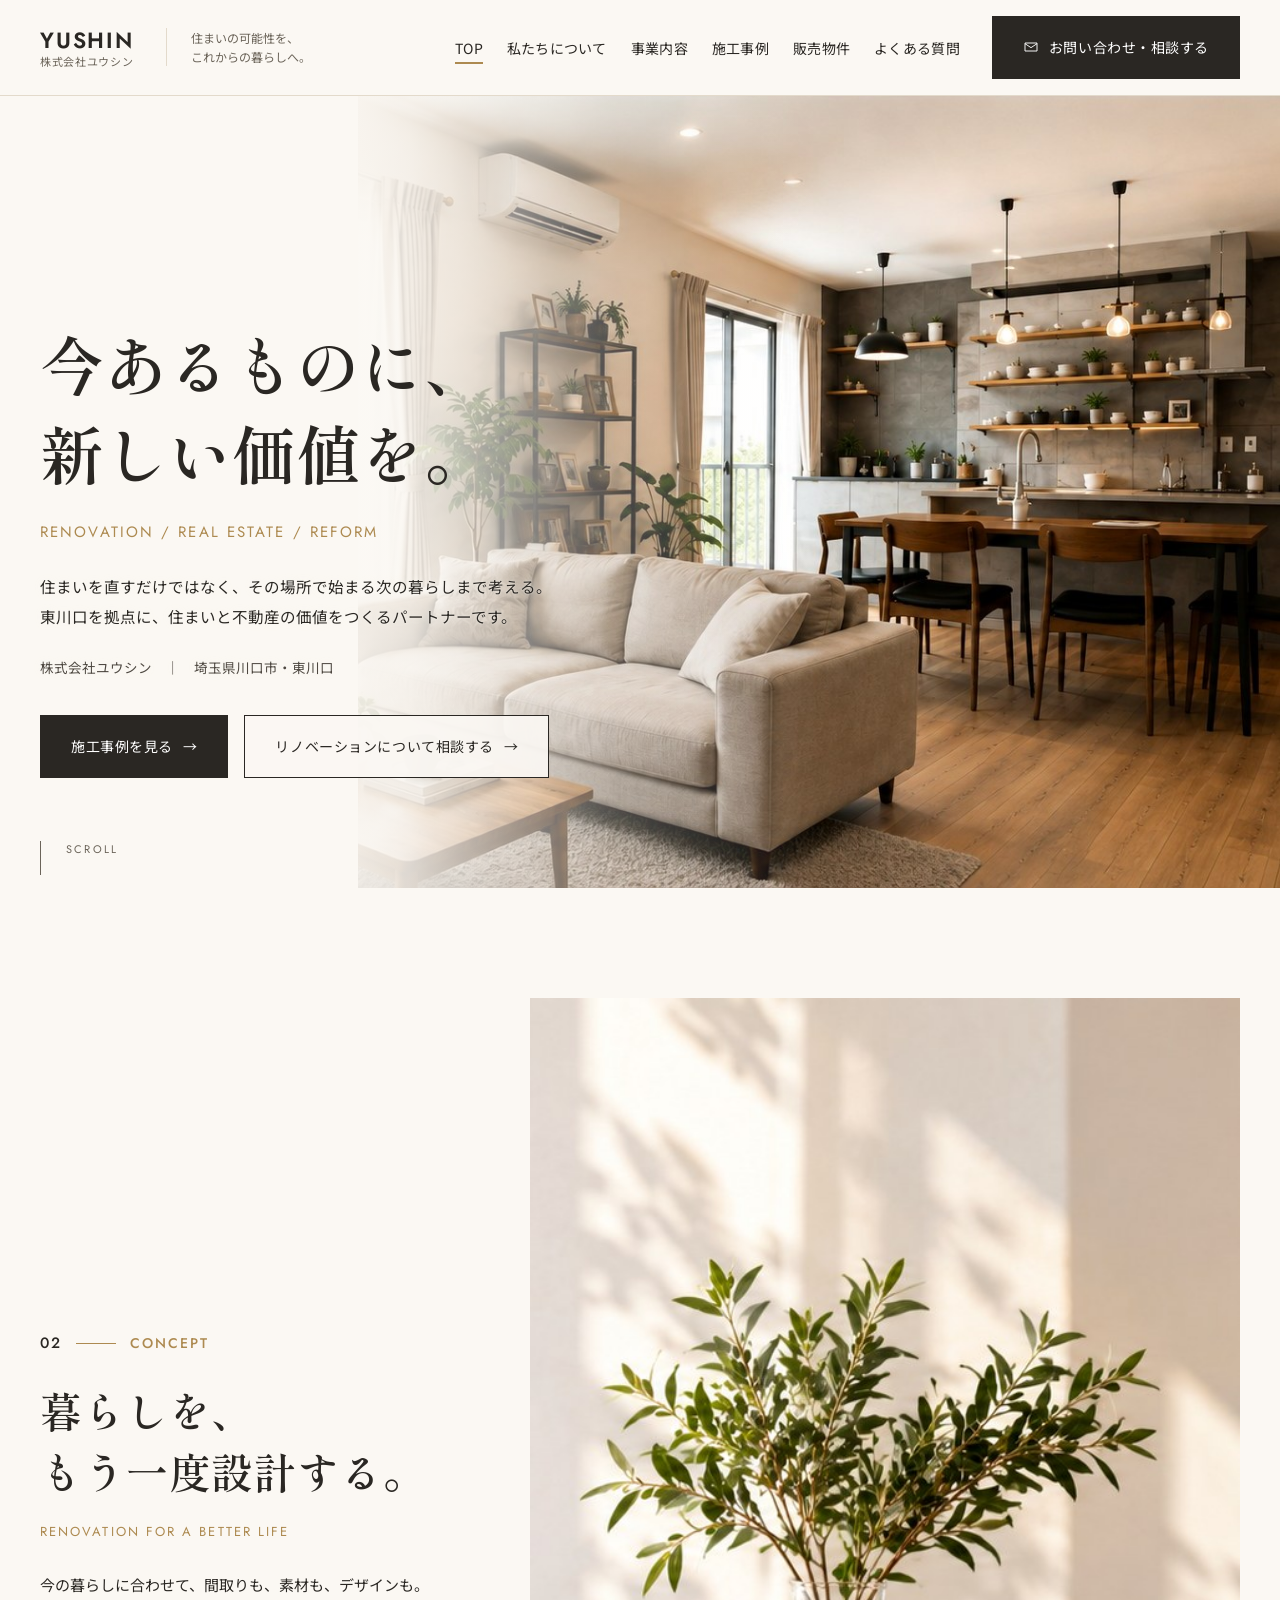
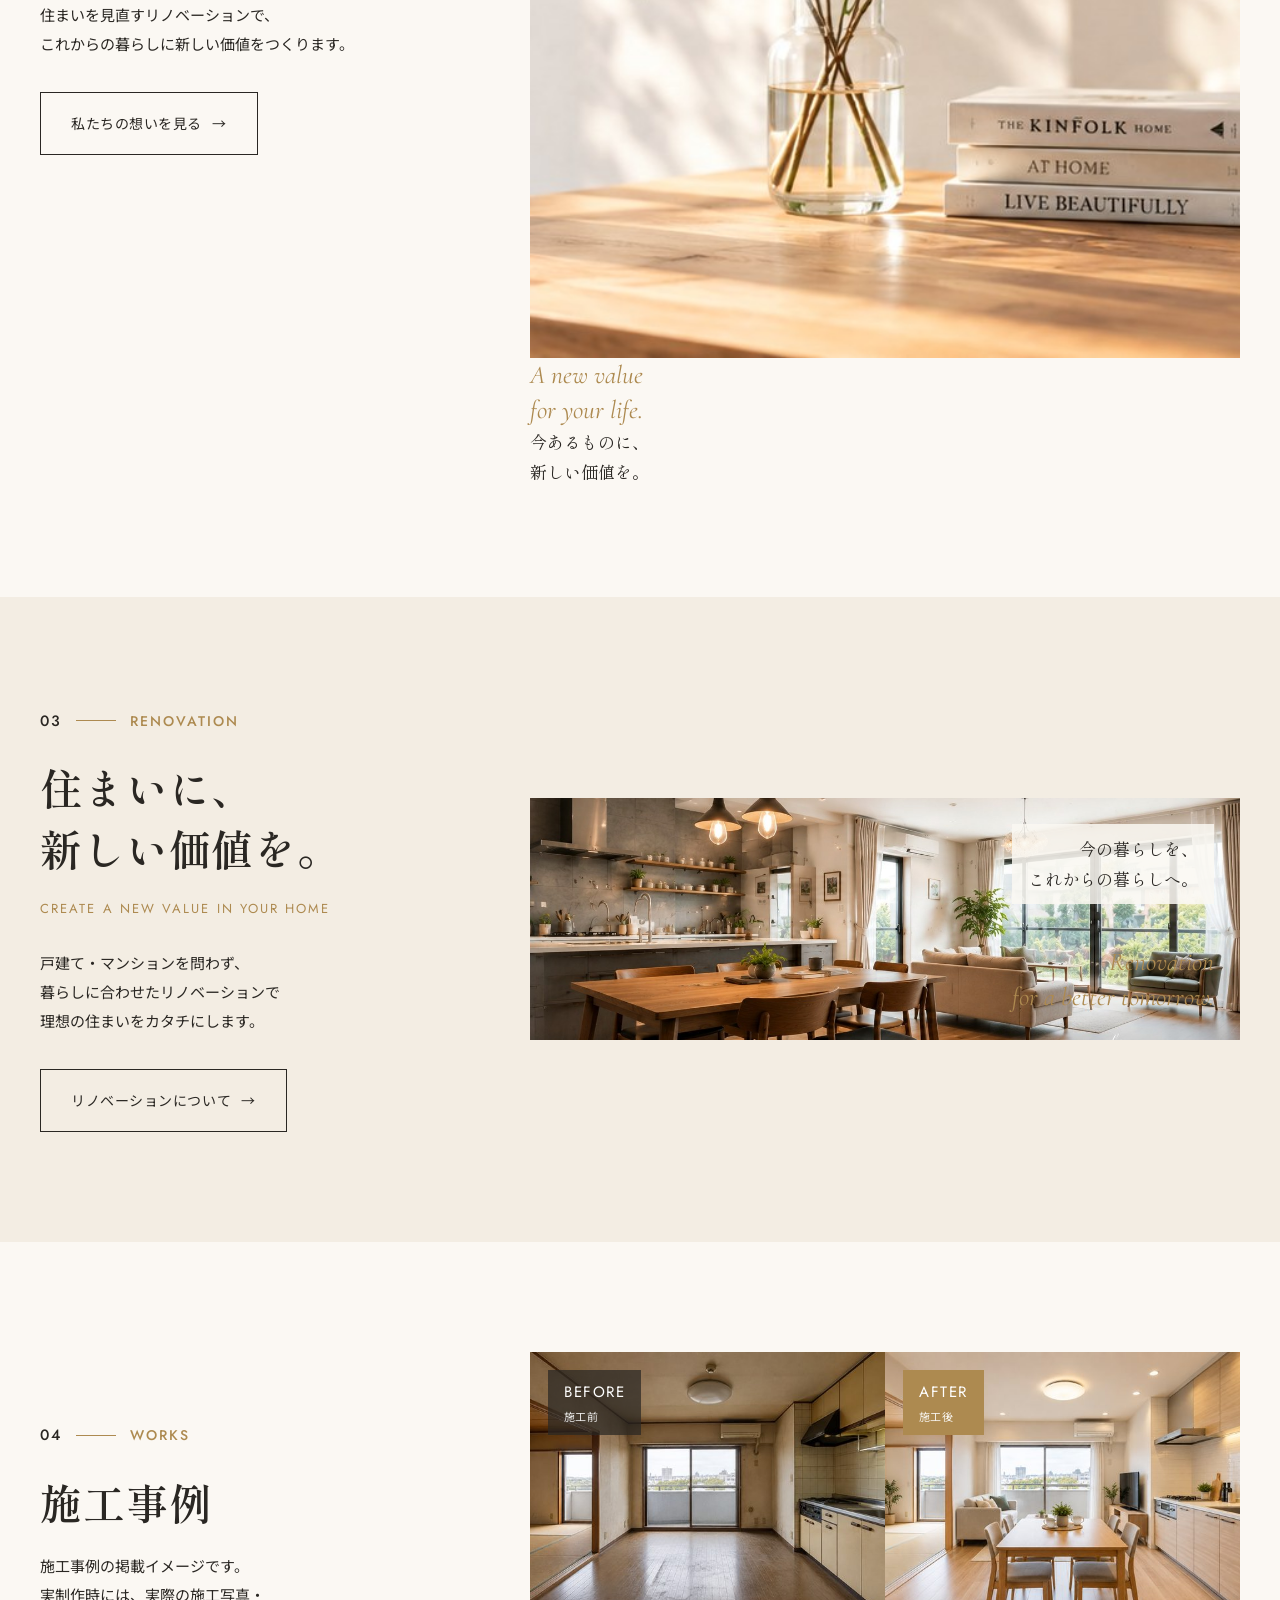
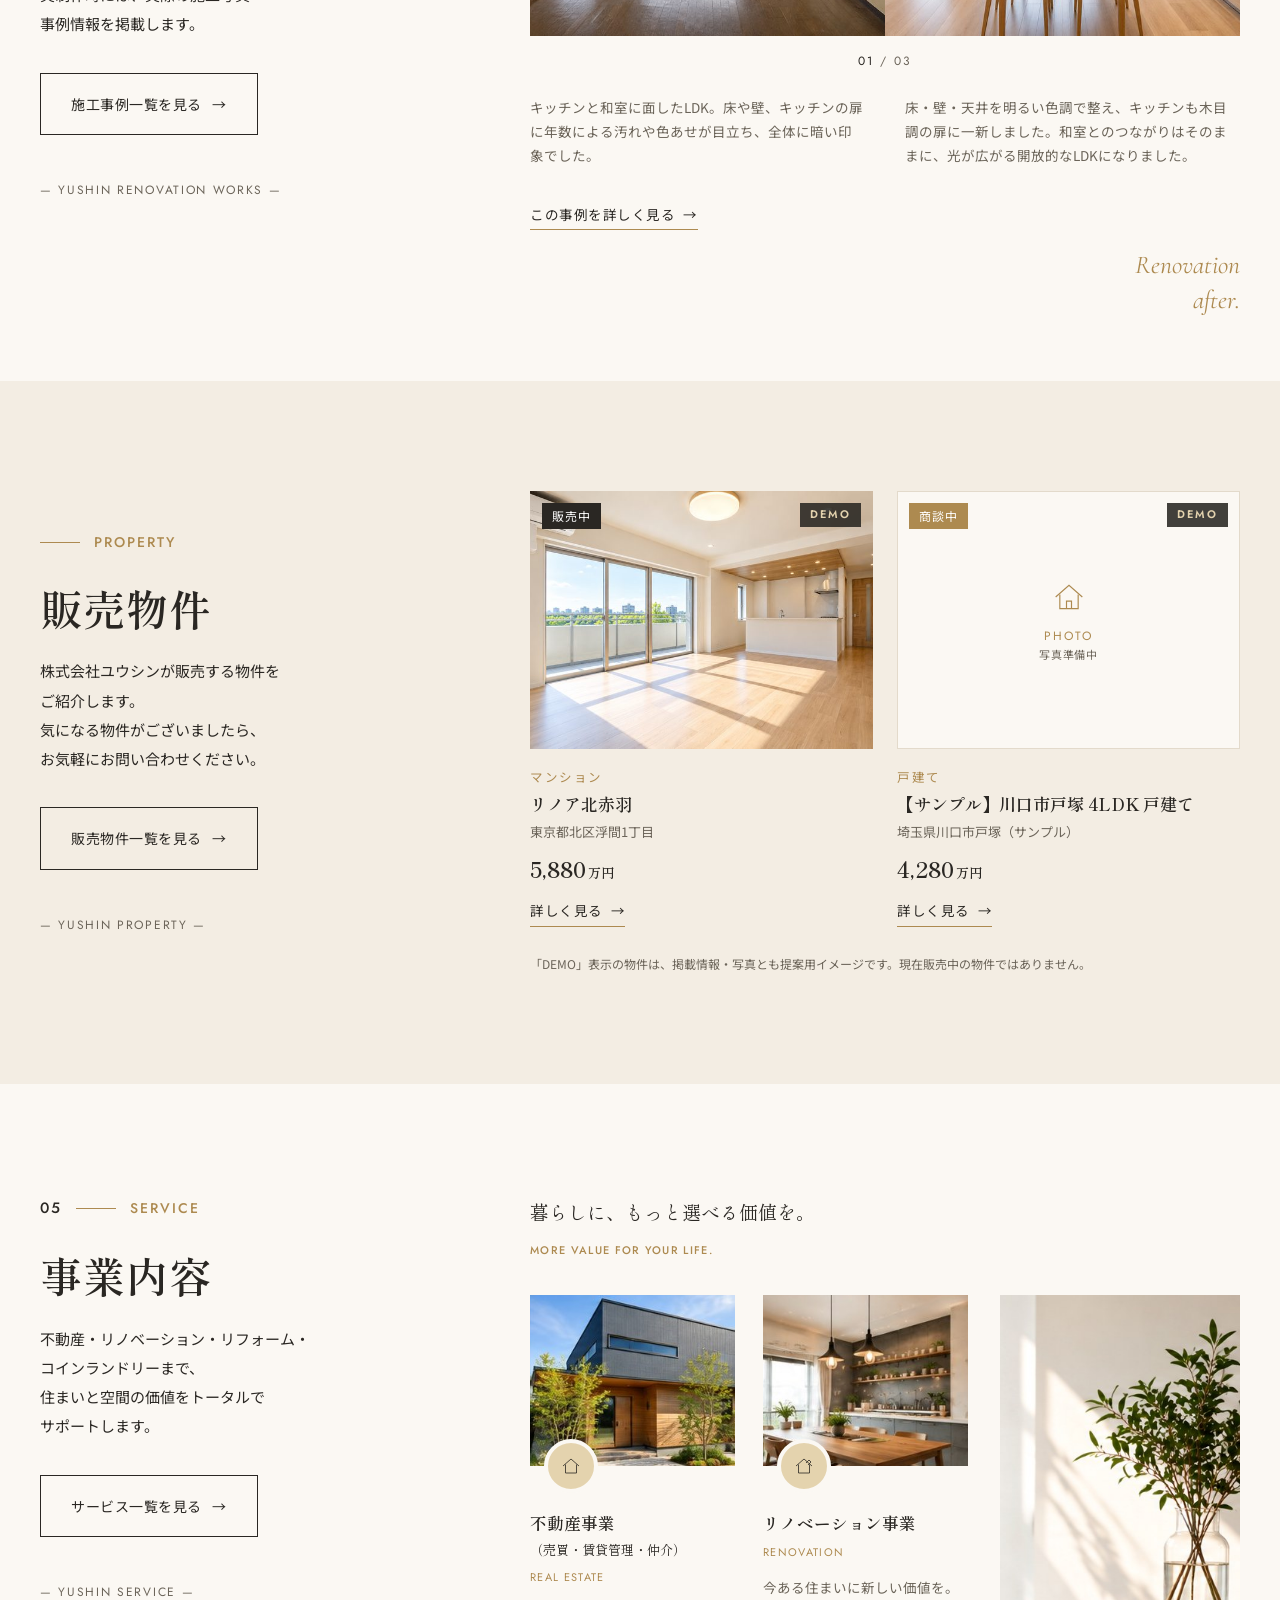
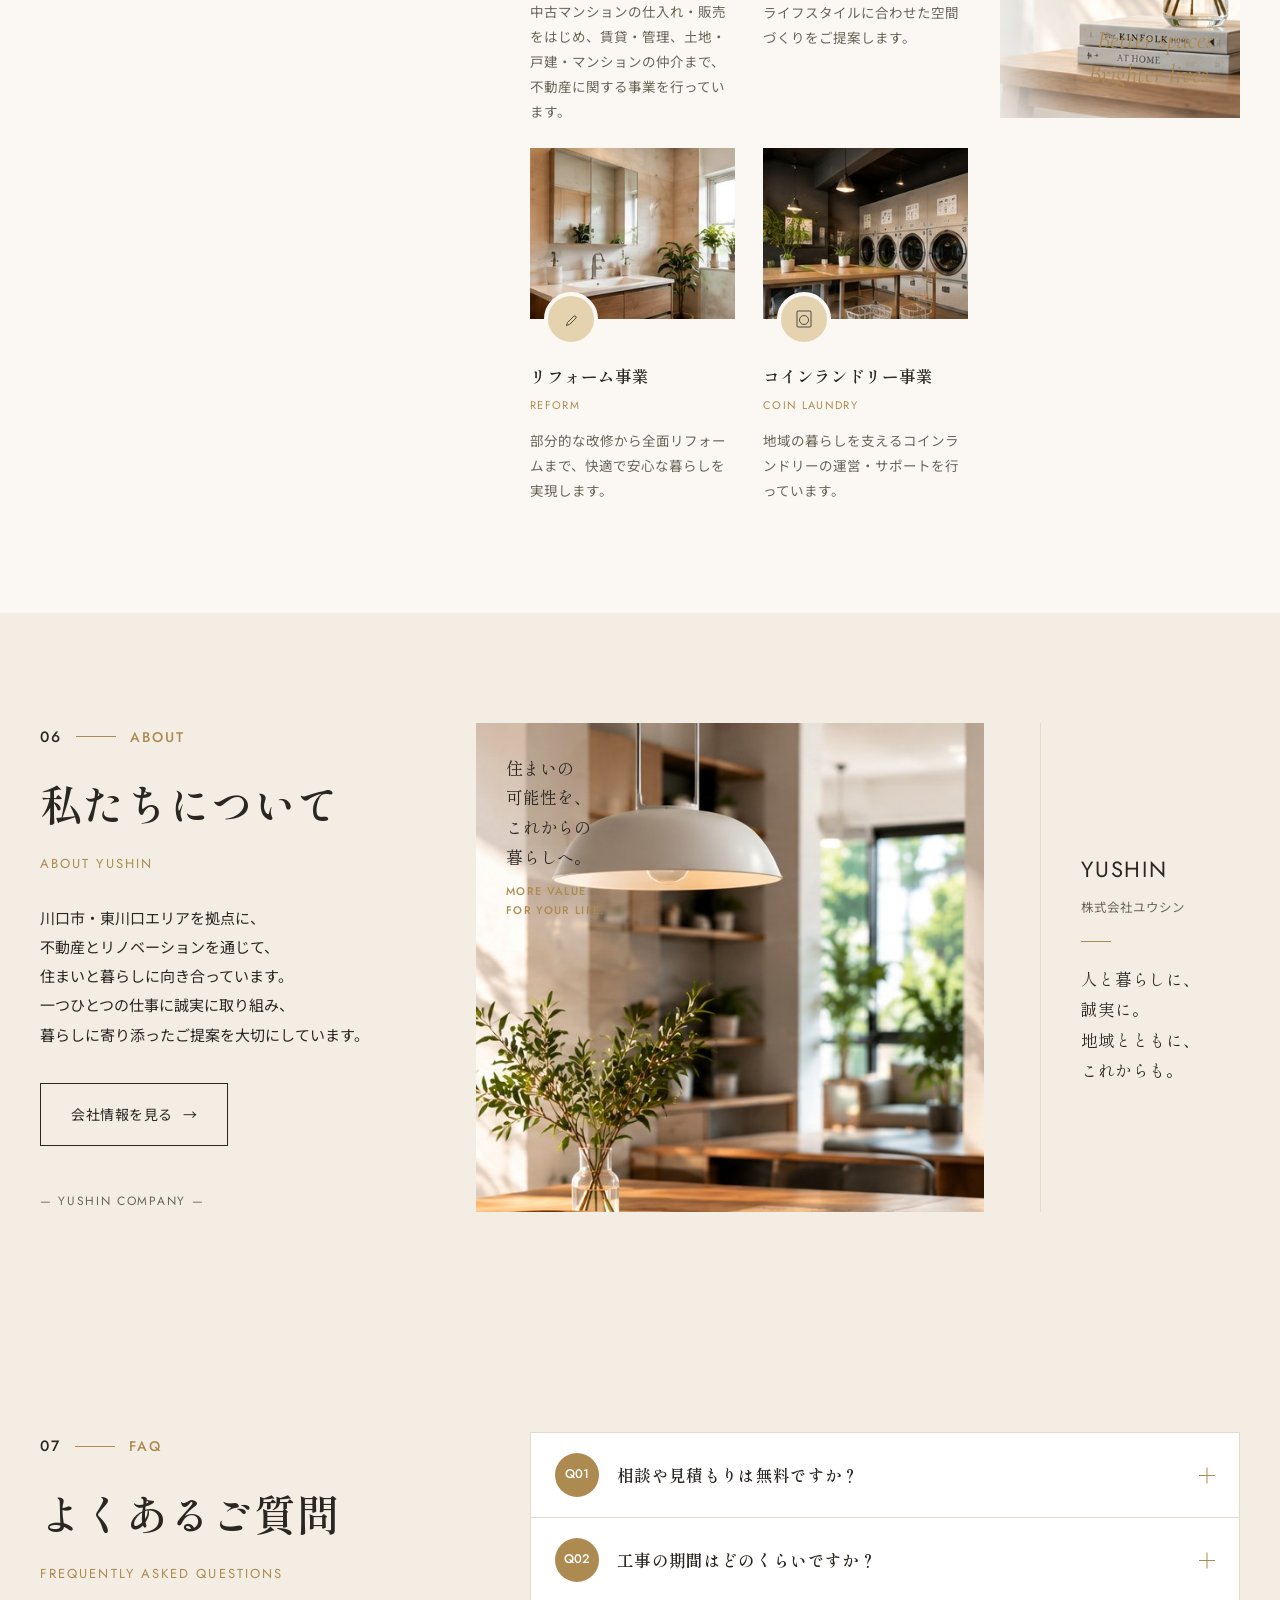
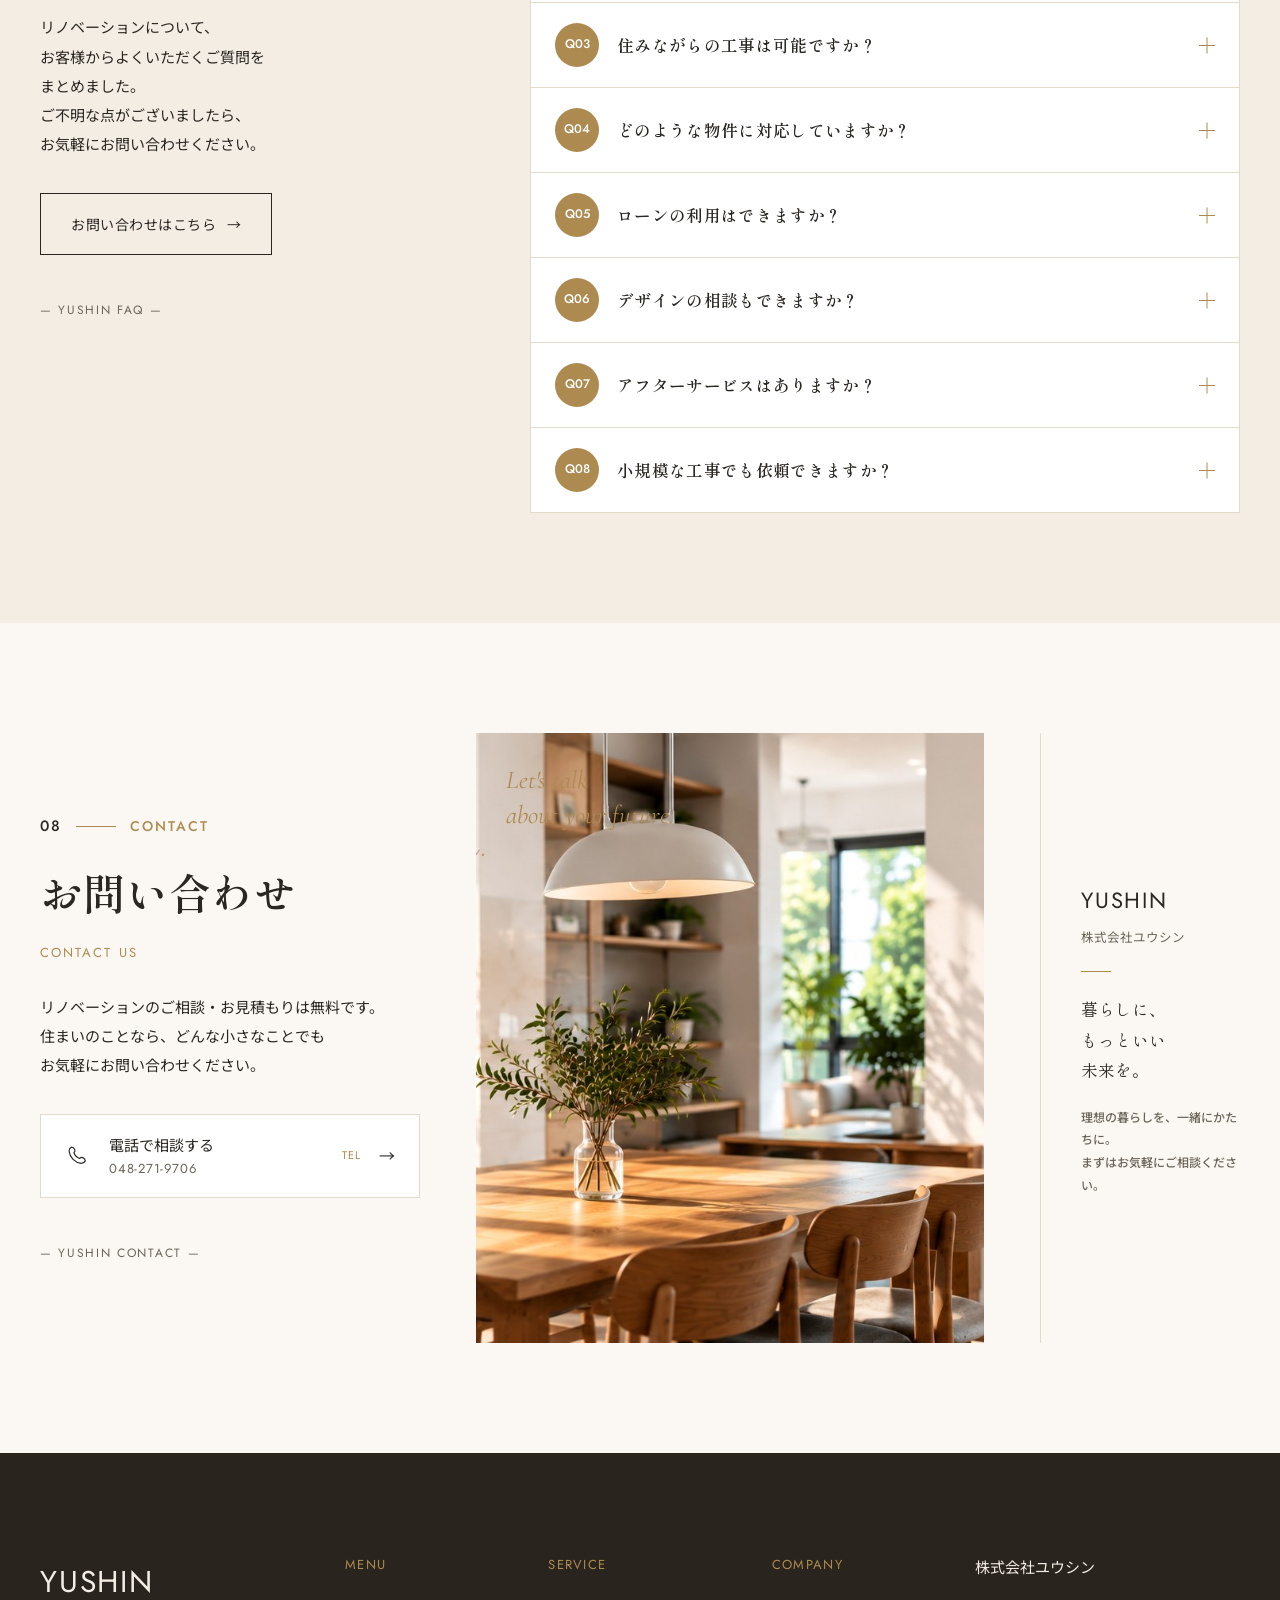
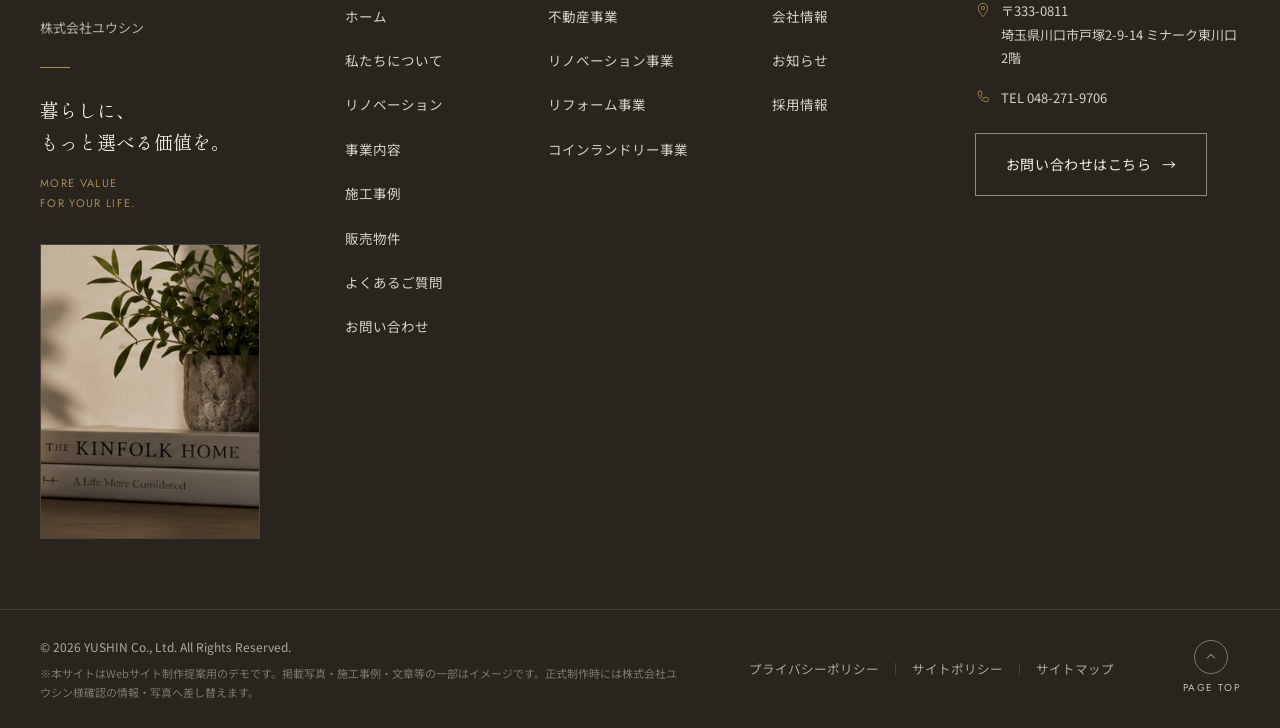
<file: index.html>
<!DOCTYPE html>
<html lang="ja">
<head>
<meta charset="UTF-8">
<meta name="viewport" content="width=device-width, initial-scale=1">
<meta name="robots" content="noindex, nofollow">
<title>株式会社ユウシン｜住まいの可能性を、これからの暮らしへ。（提案用デモ）</title>
<link rel="preconnect" href="https://fonts.googleapis.com">
<link rel="preconnect" href="https://fonts.gstatic.com" crossorigin>
<link rel="stylesheet" href="https://fonts.googleapis.com/css2?family=Shippori+Mincho:wght@400;500;600;800&amp;family=Noto+Sans+JP:wght@300;400;500;600;700&amp;family=Cormorant+Garamond:ital,wght@1,400;1,500;1,600&amp;family=Jost:wght@400;500;600&amp;display=swap">
<link rel="stylesheet" href="styles/main.css">
<link rel="stylesheet" href="styles/site.css">
<link rel="stylesheet" href="styles/home-property.css">
</head>
<body>

<a class="skip-link screen-reader-text" id="wp-skip-link" href="#wp--skip-link--target">内容をスキップ</a><div class="wp-site-blocks"><header class="site-header" id="hero">
  <div class="site-header__inner">
    <a class="brand" href="#hero">
      <span class="brand__en">YUSHIN</span>
      <span class="brand__jp">株式会社ユウシン</span>
    </a>

    <p class="header-tagline">住まいの可能性を、<br>これからの暮らしへ。</p>

    <nav class="main-nav" id="mainNav">
      <ul>
        <li><a href="#hero" class="is-active">TOP</a></li>
        <li><a href="#about">私たちについて</a></li>
        <li><a href="#service">事業内容</a></li>
        <li><a href="#works">施工事例</a></li>
        <li><a href="property/">販売物件</a></li>
        <li><a href="#faq">よくある質問</a></li>
      </ul>
    </nav>

    <a href="#contact" class="btn btn-dark header-cta">
      <svg class="icon" viewBox="0 0 24 24" aria-hidden="true"><path d="M3 6h18v12H3z" fill="none" stroke="currentColor" stroke-width="1.4"/><path d="M3 7l9 6 9-6" fill="none" stroke="currentColor" stroke-width="1.4"/></svg>
      お問い合わせ・相談する
    </a>

    <button class="nav-toggle" id="navToggle" aria-label="メニューを開く" aria-expanded="false" aria-controls="mainNav">
      <span></span><span></span><span></span>
    </button>
  </div>
</header>


<section class="hero" aria-label="ヒーロー">
  <div class="hero__photo">
    <img src="images/photos/hero.jpg" width="972" height="833" alt="リノベーションされたリビング・ダイニングのイメージ写真(提案用仮素材)" loading="eager">
  </div>
  <div class="hero__overlay"></div>
  <div class="hero__content">
    <h1 class="hero__title">今あるものに、<br>新しい価値を。</h1>
    <p class="hero__en">RENOVATION / REAL ESTATE / REFORM</p>
    <p class="hero__desc">住まいを直すだけではなく、その場所で始まる次の暮らしまで考える。<br>東川口を拠点に、住まいと不動産の価値をつくるパートナーです。</p>
    <p class="hero__meta">株式会社ユウシン　｜　埼玉県川口市・東川口</p>
    <div class="hero__actions">
      <a href="#works" class="btn btn-dark">施工事例を見る<span class="arrow">→</span></a>
      <a href="#contact" class="btn btn-outline">リノベーションについて相談する<span class="arrow">→</span></a>
    </div>
  </div>
  <div class="hero__scroll">SCROLL</div>
</section>



<main id="wp--skip-link--target" class="wp-block-group is-layout-flow wp-block-group-is-layout-flow">
<section class="section section--split" id="concept" data-section="02">
  <div class="container split">
    <div class="split__text">
      <p class="eyebrow"><span class="eyebrow__num">02</span><span class="eyebrow__line"></span><span class="eyebrow__label">CONCEPT</span></p>
      <h2 class="section-title">暮らしを、<br>もう一度設計する。</h2>
      <p class="section-en">RENOVATION FOR A BETTER LIFE</p>
      <p class="section-desc">今の暮らしに合わせて、間取りも、素材も、デザインも。<br>住まいを見直すリノベーションで、<br>これからの暮らしに新しい価値をつくります。</p>
      <a href="#about" class="btn btn-outline">私たちの想いを見る<span class="arrow">→</span></a>
    </div>
    <div class="split__visual">
      <img class="photo photo--tall" src="images/photos/concept.jpg" width="570" height="771" alt="オリーブの枝と本が置かれたダイニングテーブルのイメージ写真(提案用仮素材)" loading="lazy">
      <p class="visual-script">A new value<br>for your life.</p>
      <p class="visual-caption">今あるものに、<br>新しい価値を。</p>
    </div>
  </div>
</section>


<section class="section section--split section--alt" id="renovation" data-section="03">
  <div class="container split">
    <div class="split__text">
      <p class="eyebrow"><span class="eyebrow__num">03</span><span class="eyebrow__line"></span><span class="eyebrow__label">RENOVATION</span></p>
      <h2 class="section-title">住まいに、<br>新しい価値を。</h2>
      <p class="section-en">CREATE A NEW VALUE IN YOUR HOME</p>
      <p class="section-desc">戸建て・マンションを問わず、<br>暮らしに合わせたリノベーションで<br>理想の住まいをカタチにします。</p>
      <a href="renovation/" class="btn btn-outline">リノベーションについて<span class="arrow">→</span></a>
    </div>
    <div class="split__visual split__visual--wide">
      <img class="photo photo--wide" src="images/photos/renovation.jpg" width="1276" height="435" alt="リノベーション後のキッチン・リビングのイメージ写真(提案用仮素材)" loading="lazy">
      <p class="visual-caption visual-caption--top">今の暮らしを、<br>これからの暮らしへ。</p>
      <p class="visual-script visual-script--bottom">Renovation<br>for a better tomorrow.</p>
    </div>
  </div>
</section>


<section class="section section--split" id="works" data-section="04">
  <div class="container split">
    <div class="split__text">
      <p class="eyebrow"><span class="eyebrow__num">04</span><span class="eyebrow__line"></span><span class="eyebrow__label">WORKS</span></p>
      <h2 class="section-title">施工事例</h2>
      <p class="section-desc">施工事例の掲載イメージです。<br>実制作時には、実際の施工写真・<br>事例情報を掲載します。</p>
            <a href="works/" class="btn btn-outline">施工事例一覧を見る<span class="arrow">→</span></a>
            <p class="section-foot">— YUSHIN RENOVATION WORKS —</p>
    </div>
    <div class="works-compare works-compare--switch" data-works-count="3">
      <div class="works-compare__photos">
        <div class="works-compare__stack">
          <div class="works-compare__frame is-active" data-slide="0">
            <span class="works-compare__tag works-compare__tag--before">BEFORE<small>施工前</small></span>
            <img width="1024" height="683" src="images/works/works-01-before-1024.jpg" class="photo photo--compare" alt="施工前のLDKのイメージ写真(提案用の生成画像)" loading="lazy" sizes="auto, (max-width: 900px) 100vw, 400px" decoding="async" srcset="images/works/works-01-before-1536.jpg 1536w, images/works/works-01-before-1024.jpg 1024w, images/works/works-01-before-640.jpg 640w" />          </div>
          <div class="works-compare__frame" data-slide="1">
            <span class="works-compare__tag works-compare__tag--before">BEFORE<small>施工前</small></span>
            <img width="1024" height="683" src="images/works/works-02-before-1024.jpg" class="photo photo--compare" alt="施工前のキッチンのイメージ写真(提案用の生成画像)" loading="lazy" sizes="auto, (max-width: 900px) 100vw, 400px" decoding="async" srcset="images/works/works-02-before-1536.jpg 1536w, images/works/works-02-before-1024.jpg 1024w, images/works/works-02-before-640.jpg 640w" />          </div>
          <div class="works-compare__frame" data-slide="2">
            <span class="works-compare__tag works-compare__tag--before">BEFORE<small>施工前</small></span>
            <img width="1024" height="683" src="images/works/works-03-before-1024.jpg" class="photo photo--compare" alt="施工前の和室・洋室のイメージ写真(提案用の生成画像)" loading="lazy" sizes="auto, (max-width: 900px) 100vw, 400px" decoding="async" srcset="images/works/works-03-before-1536.jpg 1536w, images/works/works-03-before-1024.jpg 1024w, images/works/works-03-before-640.jpg 640w" />          </div>
        </div>
        <div class="works-compare__stack">
          <div class="works-compare__frame is-active" data-slide="0">
            <span class="works-compare__tag works-compare__tag--after">AFTER<small>施工後</small></span>
            <img width="1024" height="683" src="images/works/works-01-after-1024.jpg" class="photo photo--compare" alt="施工後のLDKのイメージ写真(提案用の生成画像)" loading="lazy" sizes="auto, (max-width: 900px) 100vw, 400px" decoding="async" srcset="images/works/works-01-after-1536.jpg 1536w, images/works/works-01-after-1024.jpg 1024w, images/works/works-01-after-640.jpg 640w" />          </div>
          <div class="works-compare__frame" data-slide="1">
            <span class="works-compare__tag works-compare__tag--after">AFTER<small>施工後</small></span>
            <img width="1024" height="683" src="images/works/works-02-after-1024.jpg" class="photo photo--compare" alt="施工後のキッチンのイメージ写真(提案用の生成画像)" loading="lazy" sizes="auto, (max-width: 900px) 100vw, 400px" decoding="async" srcset="images/works/works-02-after-1536.jpg 1536w, images/works/works-02-after-1024.jpg 1024w, images/works/works-02-after-640.jpg 640w" />          </div>
          <div class="works-compare__frame" data-slide="2">
            <span class="works-compare__tag works-compare__tag--after">AFTER<small>施工後</small></span>
            <img width="1024" height="683" src="images/works/works-03-after-1024.jpg" class="photo photo--compare" alt="施工後の和室・洋室のイメージ写真(提案用の生成画像)" loading="lazy" sizes="auto, (max-width: 900px) 100vw, 400px" decoding="async" srcset="images/works/works-03-after-1536.jpg 1536w, images/works/works-03-after-1024.jpg 1024w, images/works/works-03-after-640.jpg 640w" />          </div>
        </div>
        <button class="works-compare__arrow works-compare__arrow--prev" type="button" aria-label="前の事例"><span class="works-compare__arrow-icon"><svg viewBox="0 0 24 24" aria-hidden="true"><path d="M14 6l-6 6 6 6" fill="none" stroke="currentColor" stroke-width="1.4"/></svg></span></button>
        <button class="works-compare__arrow works-compare__arrow--next" type="button" aria-label="次の事例"><span class="works-compare__arrow-icon"><svg viewBox="0 0 24 24" aria-hidden="true"><path d="M10 6l6 6-6 6" fill="none" stroke="currentColor" stroke-width="1.4"/></svg></span></button>
      </div>
      <p class="works-compare__count" aria-live="off"><span class="works-compare__count-current">01</span> / 03</p>
      <div class="works-compare__captions-stack">
        <div class="works-compare__captions works-compare__captions--live is-active" data-slide="0">
          <div class="works-compare__caption-block">
            <p class="works-compare__caption">キッチンと和室に面したLDK。床や壁、キッチンの扉に年数による汚れや色あせが目立ち、全体に暗い印象でした。</p>
          </div>
          <div class="works-compare__caption-block">
            <p class="works-compare__caption">床・壁・天井を明るい色調で整え、キッチンも木目調の扉に一新しました。和室とのつながりはそのままに、光が広がる開放的なLDKになりました。</p>
          </div>
          <p class="works-compare__more"><a class="text-link" href="works/01/" aria-label="明るく開放的なLDKへ の詳細を見る">この事例を詳しく見る<span class="arrow">→</span></a></p>
        </div>
        <div class="works-compare__captions works-compare__captions--live" data-slide="1">
          <div class="works-compare__caption-block">
            <p class="works-compare__caption">タイル張りの壁に吊り戸棚が並ぶキッチン。床や壁の汚れと、照明の暗さが気になる状態でした。</p>
          </div>
          <div class="works-compare__caption-block">
            <p class="works-compare__caption">木目調のキッチンと白いタイルの壁で、明るく清潔な印象に。床もフローリングに張り替え、手元を照らす照明も備えています。</p>
          </div>
          <p class="works-compare__more"><a class="text-link" href="works/02/" aria-label="使いやすく整えたキッチン の詳細を見る">この事例を詳しく見る<span class="arrow">→</span></a></p>
        </div>
        <div class="works-compare__captions works-compare__captions--live" data-slide="2">
          <div class="works-compare__caption-block">
            <p class="works-compare__caption">押入れのある畳敷きの和室。襖や壁に傷みや色あせが見られる状態でした。</p>
          </div>
          <div class="works-compare__caption-block">
            <p class="works-compare__caption">畳をフローリングに、押入れを木目調の引き戸の収納に変えました。壁の一面に落ち着いた色のクロスを取り入れ、明るく落ち着いた洋室に仕上げています。</p>
          </div>
          <p class="works-compare__more"><a class="text-link" href="works/03/" aria-label="和室から明るい洋室へ の詳細を見る">この事例を詳しく見る<span class="arrow">→</span></a></p>
        </div>
      </div>
      <p class="visual-script visual-script--corner">Renovation<br>after.</p>
    </div>
  </div>
</section>


<section class="section section--split section--alt home-property" id="property-pickup">
  <div class="container split">
    <div class="split__text">
      <p class="eyebrow"><span class="eyebrow__line"></span><span class="eyebrow__label">PROPERTY</span></p>
      <h2 class="section-title">販売物件</h2>
      <p class="section-desc">株式会社ユウシンが販売する物件を<br>ご紹介します。<br>気になる物件がございましたら、<br>お気軽にお問い合わせください。</p>
      <a href="property/" class="btn btn-outline">販売物件一覧を見る<span class="arrow">→</span></a>
      <p class="section-foot">— YUSHIN PROPERTY —</p>
    </div>

    <div class="home-property__body">
      <ul class="home-property__list" data-count="2">
        <li class="home-property-card">
          <a class="home-property-card__link" href="property/no-97/" aria-label="リノア北赤羽 の詳細を見る">
            <div class="home-property-card__media">
              <img width="1024" height="683" src="images/property/linoa-01-ldk-1024.jpg" class="pp-img" alt="リノア北赤羽 LDK（提案用イメージ）" sizes="auto, (max-width: 640px) 100vw, (max-width: 900px) 33vw, 260px" loading="lazy" fetchpriority="auto" decoding="async" srcset="images/property/linoa-01-ldk-1536.jpg 1536w, images/property/linoa-01-ldk-1024.jpg 1024w, images/property/linoa-01-ldk-640.jpg 640w" />              <span class="home-property-card__status home-property-card__status--selling">販売中</span>
              <span class="home-property-card__demo">DEMO</span>
            </div>
            <div class="home-property-card__body">
              <p class="home-property-card__kind">マンション</p>
              <h3 class="home-property-card__name">リノア北赤羽</h3>
              <p class="home-property-card__addr">東京都北区浮間1丁目</p>
              <p class="home-property-card__price">5,880<small>万円</small></p>
              <span class="text-link">詳しく見る<span class="arrow">→</span></span>
            </div>
          </a>
        </li>
        <li class="home-property-card">
          <a class="home-property-card__link" href="property/no-98/" aria-label="【サンプル】川口市戸塚 4LDK 戸建て の詳細を見る">
            <div class="home-property-card__media">
              <div class="home-property-card__noimage" role="img" aria-label="【サンプル】川口市戸塚 4LDK 戸建て 写真準備中">
                <svg viewBox="0 0 48 48" aria-hidden="true"><path d="M8 24 24 10l16 14" fill="none" stroke="currentColor" stroke-width="1.4"/><path d="M13 21v17h22V21" fill="none" stroke="currentColor" stroke-width="1.4"/><path d="M21 38v-9h6v9" fill="none" stroke="currentColor" stroke-width="1.4"/></svg>
                <span>PHOTO<small>写真準備中</small></span>
              </div>
              <span class="home-property-card__status home-property-card__status--negotiating">商談中</span>
              <span class="home-property-card__demo">DEMO</span>
            </div>
            <div class="home-property-card__body">
              <p class="home-property-card__kind">戸建て</p>
              <h3 class="home-property-card__name">【サンプル】川口市戸塚 4LDK 戸建て</h3>
              <p class="home-property-card__addr">埼玉県川口市戸塚（サンプル）</p>
              <p class="home-property-card__price">4,280<small>万円</small></p>
              <span class="text-link">詳しく見る<span class="arrow">→</span></span>
            </div>
          </a>
        </li>
      </ul>
      <p class="home-property__note">「DEMO」表示の物件は、掲載情報・写真とも提案用イメージです。現在販売中の物件ではありません。</p>
    </div>
  </div>
</section>


<section class="section" id="service" data-section="05">
  <div class="container service-layout">
    <div class="split__text split__text--noshrink">
      <p class="eyebrow"><span class="eyebrow__num">05</span><span class="eyebrow__line"></span><span class="eyebrow__label">SERVICE</span></p>
      <h2 class="section-title">事業内容</h2>
      <p class="section-desc">不動産・リノベーション・リフォーム・<br>コインランドリーまで、<br>住まいと空間の価値をトータルで<br>サポートします。</p>
      <a href="business/" class="btn btn-outline">サービス一覧を見る<span class="arrow">→</span></a>
      <p class="section-foot">— YUSHIN SERVICE —</p>
    </div>

    <div class="service-content">
      <p class="service-head__catch">暮らしに、もっと選べる価値を。<span>MORE VALUE FOR YOUR LIFE.</span></p>
      <div class="service-body">
      <div class="service-grid">
        <article class="service-card">
          <img class="photo photo--card" src="images/photos/service-realestate.jpg" width="266" height="227" alt="不動産事業のイメージ写真・戸建て外観(提案用仮素材)" loading="lazy">
          <span class="service-card__icon" aria-hidden="true">
            <svg viewBox="0 0 48 48"><path d="M8 24 24 10l16 14" fill="none" stroke="currentColor" stroke-width="1.6"/><path d="M13 21v17h22V21" fill="none" stroke="currentColor" stroke-width="1.6"/></svg>
          </span>
          <h3>不動産事業<small>（売買・賃貸管理・仲介）</small></h3>
          <p class="service-card__en">REAL ESTATE</p>
          <p class="service-card__desc">中古マンションの仕入れ・販売をはじめ、賃貸・管理、土地・戸建・マンションの仲介まで、不動産に関する事業を行っています。</p>
        </article>
        <article class="service-card">
          <img class="photo photo--card" src="images/photos/service-renovation.jpg" width="258" height="227" alt="リノベーション事業のイメージ写真・キッチン(提案用仮素材)" loading="lazy">
          <span class="service-card__icon" aria-hidden="true">
            <svg viewBox="0 0 48 48"><path d="M8 24 24 10l16 14" fill="none" stroke="currentColor" stroke-width="1.6"/><path d="M28 18l6-6 4 4-6 6" fill="none" stroke="currentColor" stroke-width="1.6"/><path d="M13 21v17h22V21" fill="none" stroke="currentColor" stroke-width="1.6"/></svg>
          </span>
          <h3>リノベーション事業</h3>
          <p class="service-card__en">RENOVATION</p>
          <p class="service-card__desc">今ある住まいに新しい価値を。ライフスタイルに合わせた空間づくりをご提案します。</p>
        </article>
        <article class="service-card">
          <img class="photo photo--card" src="images/photos/service-reform.jpg" width="251" height="227" alt="リフォーム事業のイメージ写真・洗面台(提案用仮素材)" loading="lazy">
          <span class="service-card__icon" aria-hidden="true">
            <svg viewBox="0 0 48 48"><path d="M17 31 30 18a3 3 0 0 1 4 4L21 35l-6 2z" fill="none" stroke="currentColor" stroke-width="1.6"/></svg>
          </span>
          <h3>リフォーム事業</h3>
          <p class="service-card__en">REFORM</p>
          <p class="service-card__desc">部分的な改修から全面リフォームまで、快適で安心な暮らしを実現します。</p>
        </article>
        <article class="service-card">
          <img class="photo photo--card" src="images/photos/service-laundry.jpg" width="244" height="227" alt="コインランドリー事業のイメージ写真・店内(提案用仮素材)" loading="lazy">
          <span class="service-card__icon" aria-hidden="true">
            <svg viewBox="0 0 48 48"><rect x="10" y="8" width="28" height="32" rx="2" fill="none" stroke="currentColor" stroke-width="1.6"/><circle cx="24" cy="26" r="9" fill="none" stroke="currentColor" stroke-width="1.6"/></svg>
          </span>
          <h3>コインランドリー事業</h3>
          <p class="service-card__en">COIN LAUNDRY</p>
          <p class="service-card__desc">地域の暮らしを支えるコインランドリーの運営・サポートを行っています。</p>
        </article>
      </div>
      <div class="service-side">
        <img class="photo photo--tall" src="images/photos/service-side.jpg" width="318" height="560" alt="観葉植物と本のイメージ写真(提案用仮素材)" loading="lazy">
        <p class="visual-script visual-script--bottom">Better spaces<br>Brighter lives.</p>
      </div>
      </div>
    </div>
  </div>
</section>


<section class="section section--triple section--alt" id="about" data-section="06">
  <div class="container triple">
    <div class="split__text">
      <p class="eyebrow"><span class="eyebrow__num">06</span><span class="eyebrow__line"></span><span class="eyebrow__label">ABOUT</span></p>
      <h2 class="section-title">私たちについて</h2>
      <p class="section-en">ABOUT YUSHIN</p>
      <p class="section-desc">川口市・東川口エリアを拠点に、<br>不動産とリノベーションを通じて、<br>住まいと暮らしに向き合っています。<br>一つひとつの仕事に誠実に取り組み、<br>暮らしに寄り添ったご提案を大切にしています。</p>
      <a href="company/" class="btn btn-outline">会社情報を見る<span class="arrow">→</span></a>
      <p class="section-foot">— YUSHIN COMPANY —</p>
    </div>
    <div class="triple__visual">
      <img class="photo photo--full" src="images/photos/about.jpg" width="730" height="560" alt="ペンダントライトのあるダイニングのイメージ写真(提案用仮素材)" loading="lazy">
      <p class="visual-caption visual-caption--onphoto">住まいの<br>可能性を、<br>これからの<br>暮らしへ。<br><span>MORE VALUE<br>FOR YOUR LIFE.</span></p>
    </div>
    <div class="triple__brand">
      <p class="triple__brand-en">YUSHIN</p>
      <p class="triple__brand-jp">株式会社ユウシン</p>
      <hr>
      <p class="triple__brand-copy">人と暮らしに、<br>誠実に。<br>地域とともに、<br>これからも。</p>
    </div>
  </div>
</section>


<section class="section section--alt" id="faq" data-section="07" data-removable="true">
  <div class="container split split--faq">
    <div class="split__text">
      <p class="eyebrow"><span class="eyebrow__num">07</span><span class="eyebrow__line"></span><span class="eyebrow__label">FAQ</span></p>
      <h2 class="section-title">よくあるご質問</h2>
      <p class="section-en">FREQUENTLY ASKED QUESTIONS</p>
      <p class="section-desc">リノベーションについて、<br>お客様からよくいただくご質問を<br>まとめました。<br>ご不明な点がございましたら、<br>お気軽にお問い合わせください。</p>
      <a href="#contact" class="btn btn-outline">お問い合わせはこちら<span class="arrow">→</span></a>
      <p class="section-foot">— YUSHIN FAQ —</p>
    </div>
    <div class="faq-list">
      <details class="faq-item">
        <summary class="faq-item__q"><span class="faq-item__num">Q01</span><span class="faq-item__text">相談や見積もりは無料ですか？</span><span class="faq-item__icon" aria-hidden="true"></span></summary>
        <div class="faq-item__a"><span class="faq-item__a-mark" aria-hidden="true">A</span><p>はい、無料です。現地調査・お見積もりまで費用はかかりません。まずはお気軽にご相談ください。</p></div>
      </details>
      <details class="faq-item">
        <summary class="faq-item__q"><span class="faq-item__num">Q02</span><span class="faq-item__text">工事の期間はどのくらいですか？</span><span class="faq-item__icon" aria-hidden="true"></span></summary>
        <div class="faq-item__a"><span class="faq-item__a-mark" aria-hidden="true">A</span><p>内容や規模によりますが、一般的な住宅リノベーションでは約1〜3か月が目安です。事前にスケジュールをご案内いたします。</p></div>
      </details>
      <details class="faq-item">
        <summary class="faq-item__q"><span class="faq-item__num">Q03</span><span class="faq-item__text">住みながらの工事は可能ですか？</span><span class="faq-item__icon" aria-hidden="true"></span></summary>
        <div class="faq-item__a"><span class="faq-item__a-mark" aria-hidden="true">A</span><p>工事内容によっては可能です。ただし、生活に支障が出る場合もありますので、事前に詳しくご説明し、最適な方法をご提案いたします。</p></div>
      </details>
      <details class="faq-item">
        <summary class="faq-item__q"><span class="faq-item__num">Q04</span><span class="faq-item__text">どのような物件に対応していますか？</span><span class="faq-item__icon" aria-hidden="true"></span></summary>
        <div class="faq-item__a"><span class="faq-item__a-mark" aria-hidden="true">A</span><p>戸建て・マンション・店舗・オフィスなど、幅広く対応しています。築年数や構造に関わらず、まずはご相談ください。</p></div>
      </details>
      <details class="faq-item">
        <summary class="faq-item__q"><span class="faq-item__num">Q05</span><span class="faq-item__text">ローンの利用はできますか？</span><span class="faq-item__icon" aria-hidden="true"></span></summary>
        <div class="faq-item__a"><span class="faq-item__a-mark" aria-hidden="true">A</span><p>はい、提携する金融機関のリフォームローンをご利用いただけます。詳しくは担当者までお問い合わせください。</p></div>
      </details>
      <details class="faq-item">
        <summary class="faq-item__q"><span class="faq-item__num">Q06</span><span class="faq-item__text">デザインの相談もできますか？</span><span class="faq-item__icon" aria-hidden="true"></span></summary>
        <div class="faq-item__a"><span class="faq-item__a-mark" aria-hidden="true">A</span><p>はい、可能です。お客様のライフスタイルやご希望に合わせて、専門スタッフがデザイン提案をいたします。</p></div>
      </details>
      <details class="faq-item">
        <summary class="faq-item__q"><span class="faq-item__num">Q07</span><span class="faq-item__text">アフターサービスはありますか？</span><span class="faq-item__icon" aria-hidden="true"></span></summary>
        <div class="faq-item__a"><span class="faq-item__a-mark" aria-hidden="true">A</span><p>はい、工事後も安心してお住まいいただけるよう、保証・アフターサービスをご用意しています。詳細は担当者までご説明いたします。</p></div>
      </details>
      <details class="faq-item">
        <summary class="faq-item__q"><span class="faq-item__num">Q08</span><span class="faq-item__text">小規模な工事でも依頼できますか？</span><span class="faq-item__icon" aria-hidden="true"></span></summary>
        <div class="faq-item__a"><span class="faq-item__a-mark" aria-hidden="true">A</span><p>はい、可能です。部分的なリフォームや設備の交換など、小さな工事からでもお気軽にご相談ください。</p></div>
      </details>
    </div>
  </div>
</section>


<section class="section section--triple" id="contact" data-section="08">
  <div class="container triple triple--contact">
    <div class="split__text">
      <p class="eyebrow"><span class="eyebrow__num">08</span><span class="eyebrow__line"></span><span class="eyebrow__label">CONTACT</span></p>
      <h2 class="section-title">お問い合わせ</h2>
      <p class="section-en">CONTACT US</p>
      <p class="section-desc">リノベーションのご相談・お見積もりは無料です。<br>住まいのことなら、どんな小さなことでも<br>お気軽にお問い合わせください。</p>
      <div class="contact-cards">
        <a href="tel:0482719706" class="contact-card" data-contact="tel">
          <svg viewBox="0 0 32 32" aria-hidden="true"><path d="M8 5c2 0 3 1 4 3s0 3-1 4c1 3 4 6 7 7 1-1 2-2 4-1s3 2 3 4c-1 2-3 3-5 3-8-1-14-7-15-15 0-2 1-4 3-5z" fill="none" stroke="currentColor" stroke-width="1.4"/></svg>
          <span class="contact-card__text"><span class="contact-card__jp">電話で相談する</span><span class="contact-card__sub">048-271-9706</span></span>
          <span class="contact-card__en">TEL</span>
          <span class="arrow" aria-hidden="true">→</span>
        </a>
      </div>
      <p class="section-foot">— YUSHIN CONTACT —</p>
    </div>
    <div class="triple__visual">
      <img class="photo photo--full" src="images/photos/contact.jpg" width="640" height="768" alt="観葉植物のあるダイニングテーブルのイメージ写真(提案用仮素材)" loading="lazy">
      <p class="visual-script visual-script--onphoto">Let&#39;s talk<br>about your future.</p>
    </div>
    <div class="triple__brand">
      <p class="triple__brand-en">YUSHIN</p>
      <p class="triple__brand-jp">株式会社ユウシン</p>
      <hr>
      <p class="triple__brand-copy">暮らしに、<br>もっといい<br>未来を。</p>
      <p class="triple__brand-sub">理想の暮らしを、一緒にかたちに。<br>まずはお気軽にご相談ください。</p>
    </div>
  </div>
</section>

</main>


<footer class="site-footer">
  <div class="container footer-top">
    <div class="footer-brand">
      <p class="footer-brand__en">YUSHIN</p>
      <p class="footer-brand__jp">株式会社ユウシン</p>
      <hr>
      <p class="footer-brand__copy">暮らしに、<br>もっと選べる価値を。</p>
      <p class="footer-brand__en2">MORE VALUE<br>FOR YOUR LIFE.</p>
      <div class="footer-photo">
        <img src="images/photos/footer.jpg" width="268" height="360" alt="観葉植物と本が置かれたテーブルのイメージ写真(提案用仮素材)" loading="lazy">
      </div>
    </div>

    <nav class="footer-col" aria-label="メニュー">
      <p class="footer-col__title">MENU</p>
      <ul>
        <li><a href="#hero">ホーム</a></li>
        <li><a href="#about">私たちについて</a></li>
        <li><a href="renovation/">リノベーション</a></li>
        <li><a href="#service">事業内容</a></li>
        <li><a href="works/">施工事例</a></li>
        <li><a href="property/">販売物件</a></li>
        <li><a href="#faq">よくあるご質問</a></li>
        <li><a href="#contact">お問い合わせ</a></li>
      </ul>
    </nav>

    <nav class="footer-col" aria-label="サービス">
      <p class="footer-col__title">SERVICE</p>
      <ul>
        <li><a href="business/#realestate">不動産事業</a></li>
        <li><a href="business/#renovation">リノベーション事業</a></li>
        <li><a href="business/#reform">リフォーム事業</a></li>
        <li><a href="business/#laundry">コインランドリー事業</a></li>
      </ul>
    </nav>

    <nav class="footer-col" aria-label="会社">
      <p class="footer-col__title">COMPANY</p>
      <ul>
        <li><a href="company/">会社情報</a></li>
        <li><a href="#">お知らせ</a></li>
        <li><a href="#">採用情報</a></li>
      </ul>
    </nav>

    <div class="footer-company" id="company-info">
      <p class="footer-company__name">株式会社ユウシン</p>
      <p class="footer-company__row">
        <svg viewBox="0 0 24 24" aria-hidden="true"><path d="M12 22s7-7.5 7-13a7 7 0 1 0-14 0c0 5.5 7 13 7 13z" fill="none" stroke="currentColor" stroke-width="1.3"/><circle cx="12" cy="9" r="2.4" fill="none" stroke="currentColor" stroke-width="1.3"/></svg>
        〒333-0811<br>埼玉県川口市戸塚2-9-14 ミナーク東川口2階      </p>
      <p class="footer-company__row">
        <svg viewBox="0 0 24 24" aria-hidden="true"><path d="M6 3h3l2 5-2.5 1.5a11 11 0 0 0 5 5L15 12l5 2v3a2 2 0 0 1-2 2C10.5 19 5 13.5 5 6a2 2 0 0 1 1-3z" fill="none" stroke="currentColor" stroke-width="1.3"/></svg>
        TEL 048-271-9706      </p>
      <a href="#contact" class="btn btn-outline btn-outline--light">お問い合わせはこちら<span class="arrow">→</span></a>
    </div>
  </div>

  <div class="footer-bottom">
    <div class="container footer-bottom__inner">
      <p class="footer-copyright">© 2026 YUSHIN Co., Ltd. All Rights Reserved.<span class="footer-disclaimer">※本サイトはWebサイト制作提案用のデモです。掲載写真・施工事例・文章等の一部はイメージです。正式制作時には株式会社ユウシン様確認の情報・写真へ差し替えます。</span></p>
      <nav class="footer-legal" aria-label="法的情報">
        <a href="#">プライバシーポリシー</a><span>｜</span><a href="#">サイトポリシー</a><span>｜</span><a href="#">サイトマップ</a>
      </nav>
      <a href="#hero" class="footer-top-btn" aria-label="ページトップへ戻る">
        <svg viewBox="0 0 24 24" aria-hidden="true"><path d="M6 14l6-6 6 6" fill="none" stroke="currentColor" stroke-width="1.5"/></svg>
        <span>PAGE TOP</span>
      </a>
    </div>
  </div>
</footer>

</div>
<script src="scripts/main.js"></script>
<script src="scripts/works-switch.js"></script>
</body>
</html>
</file>
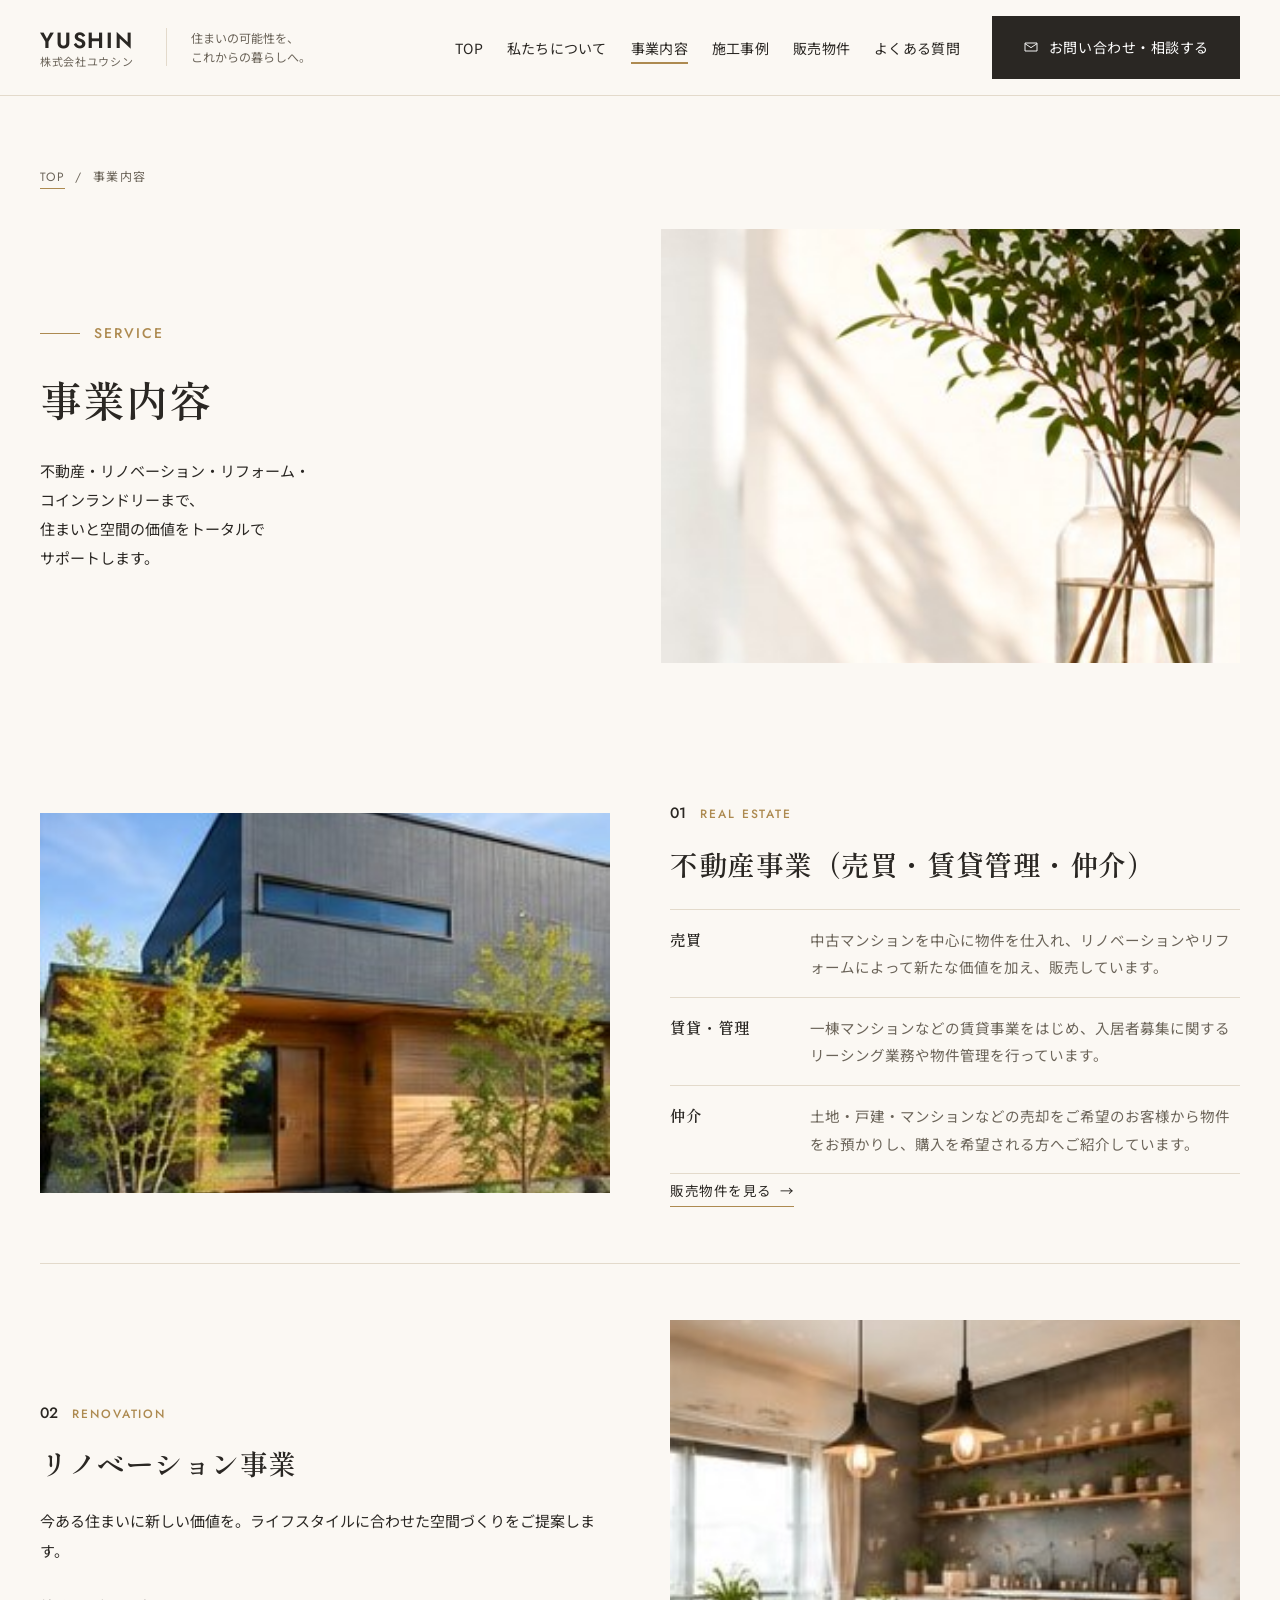
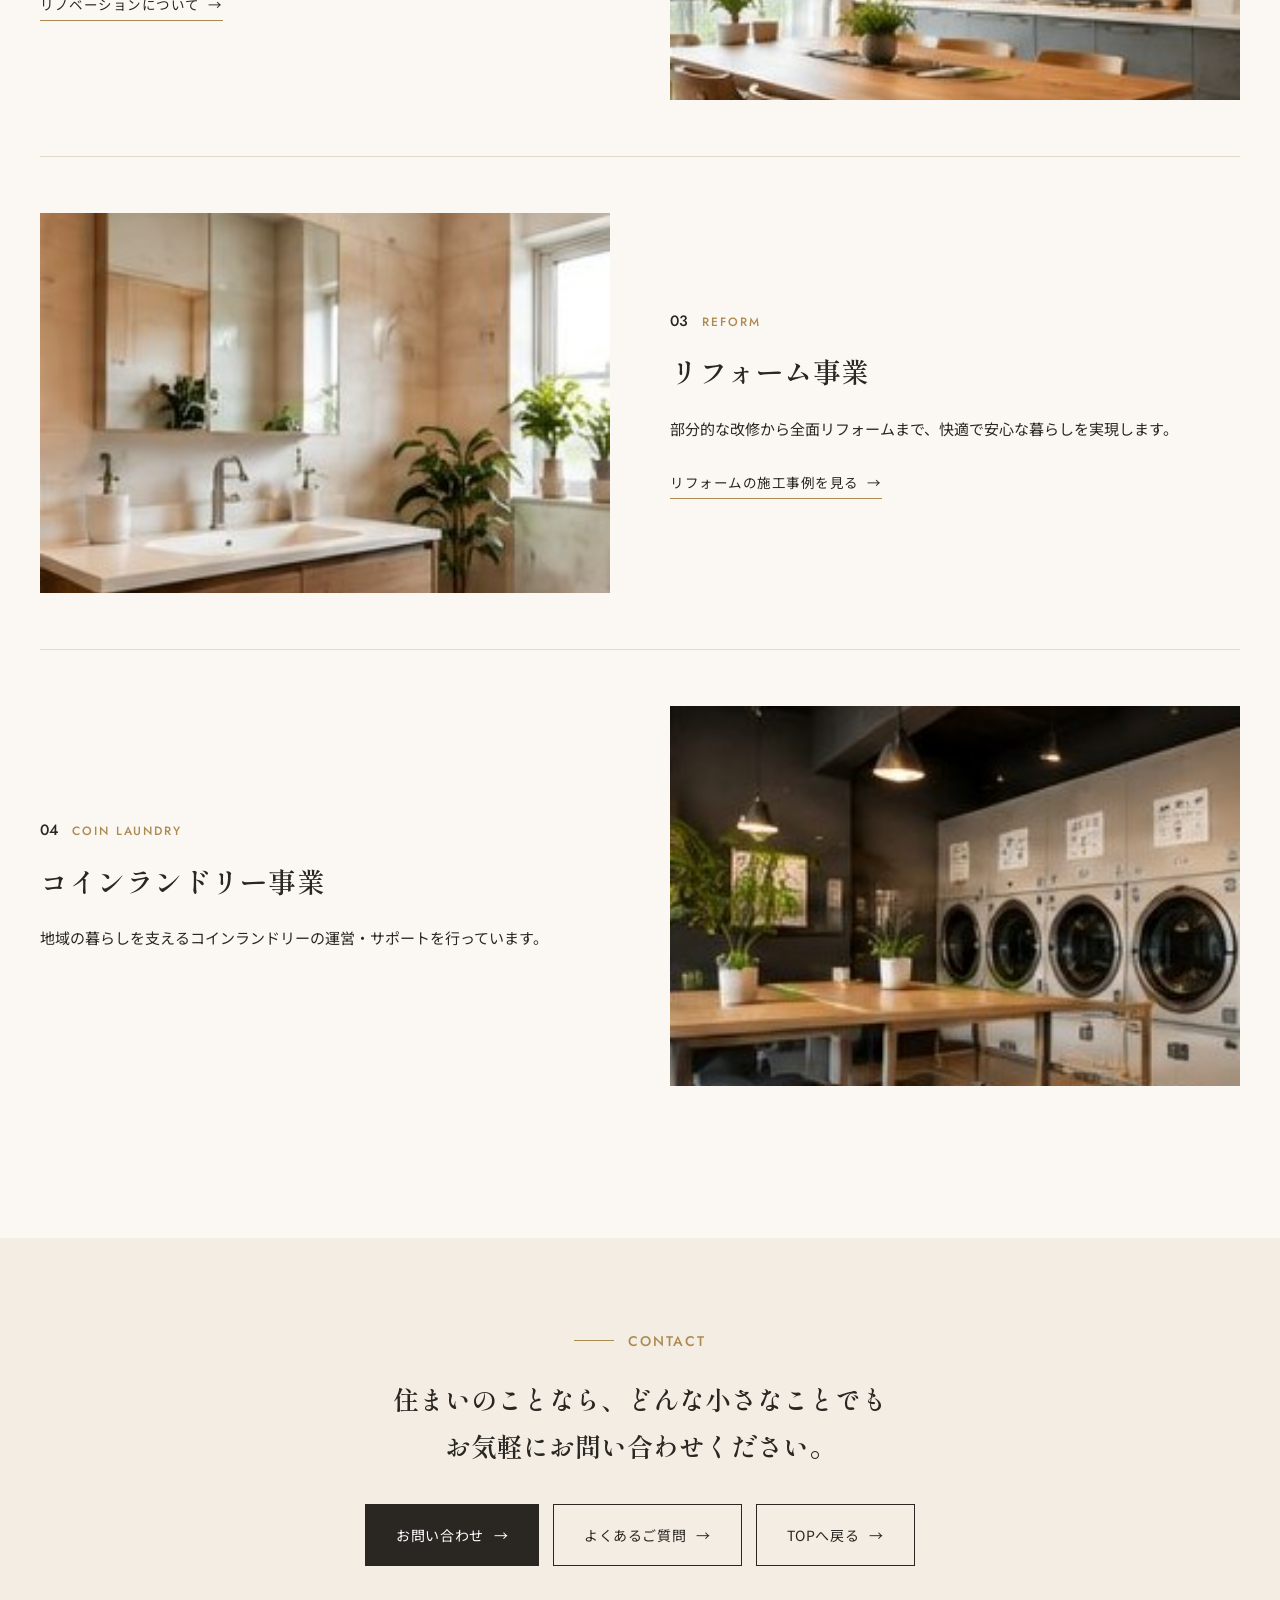
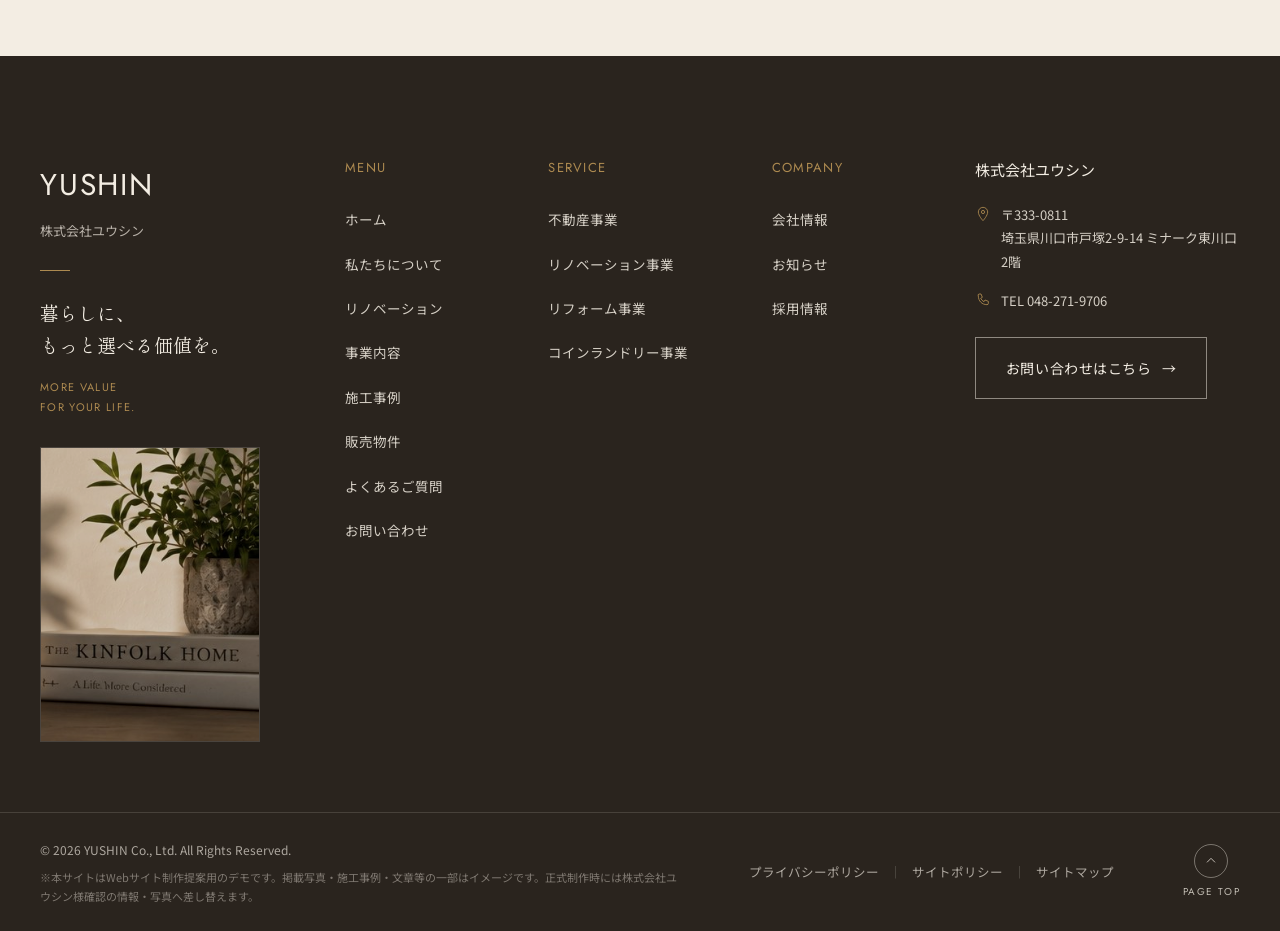
<file: business/index.html>
<!DOCTYPE html>
<html lang="ja">
<head>
<meta charset="UTF-8">
<meta name="viewport" content="width=device-width, initial-scale=1">
<meta name="robots" content="noindex, nofollow">
<title>事業内容｜株式会社ユウシン（提案用デモ）</title>
<link rel="preconnect" href="https://fonts.googleapis.com">
<link rel="preconnect" href="https://fonts.gstatic.com" crossorigin>
<link rel="stylesheet" href="https://fonts.googleapis.com/css2?family=Shippori+Mincho:wght@400;500;600;800&amp;family=Noto+Sans+JP:wght@300;400;500;600;700&amp;family=Cormorant+Garamond:ital,wght@1,400;1,500;1,600&amp;family=Jost:wght@400;500;600&amp;display=swap">
<link rel="stylesheet" href="../styles/main.css">
<link rel="stylesheet" href="../styles/site.css">
<link rel="stylesheet" href="../styles/home-property.css">
<link rel="stylesheet" href="../styles/site-pages.css">
</head>
<body>

<a class="skip-link screen-reader-text" id="wp-skip-link" href="#wp--skip-link--target">内容をスキップ</a><div class="wp-site-blocks"><header class="site-header" id="hero">
  <div class="site-header__inner">
    <a class="brand" href="../#hero">
      <span class="brand__en">YUSHIN</span>
      <span class="brand__jp">株式会社ユウシン</span>
    </a>

    <p class="header-tagline">住まいの可能性を、<br>これからの暮らしへ。</p>

    <nav class="main-nav" id="mainNav">
      <ul>
        <li><a href="../#hero">TOP</a></li>
        <li><a href="../#about">私たちについて</a></li>
        <li><a href="../#service" class="is-active" aria-current="page">事業内容</a></li>
        <li><a href="../#works">施工事例</a></li>
        <li><a href="../property/">販売物件</a></li>
        <li><a href="../#faq">よくある質問</a></li>
      </ul>
    </nav>

    <a href="../#contact" class="btn btn-dark header-cta">
      <svg class="icon" viewBox="0 0 24 24" aria-hidden="true"><path d="M3 6h18v12H3z" fill="none" stroke="currentColor" stroke-width="1.4"/><path d="M3 7l9 6 9-6" fill="none" stroke="currentColor" stroke-width="1.4"/></svg>
      お問い合わせ・相談する
    </a>

    <button class="nav-toggle" id="navToggle" aria-label="メニューを開く" aria-expanded="false" aria-controls="mainNav">
      <span></span><span></span><span></span>
    </button>
  </div>
</header>



<main id="wp--skip-link--target" class="wp-block-group is-layout-flow wp-block-group-is-layout-flow">
<section class="section sp-hero" id="sp-top">
  <div class="container">
    <nav class="sp-crumb" aria-label="現在地"><a href="../">TOP</a><span aria-hidden="true">/</span><span aria-current="page">事業内容</span></nav>
    <div class="sp-hero__grid">
      <div class="sp-hero__text">
        <p class="eyebrow"><span class="eyebrow__line"></span><span class="eyebrow__label">SERVICE</span></p>
        <h1 class="section-title sp-hero__title" data-ysp-field="title">事業内容</h1>
        <p class="section-desc sp-hero__lead" data-ysp-field="lead">不動産・リノベーション・リフォーム・<br>
コインランドリーまで、<br>
住まいと空間の価値をトータルで<br>
サポートします。</p>
      </div>
      <div class="sp-hero__visual">
        <img class="photo sp-hero__photo" src="../images/photos/service-side.jpg" width="318" height="560" alt="事業内容のイメージ写真(提案用仮素材)">
      </div>
    </div>
  </div>
</section>

<section class="section sp-block sp-biz" id="sp-business">
  <div class="container">
    <article class="sp-biz__item" id="realestate">
      <div class="sp-biz__visual"><img class="photo" src="../images/photos/service-realestate.jpg" width="266" height="227" alt="不動産事業（売買・賃貸管理・仲介）のイメージ写真(提案用仮素材)" loading="lazy"></div>
      <div class="sp-biz__text">
        <p class="sp-biz__num">01<span>REAL ESTATE</span></p>
        <h2 class="sp-block__title" data-ysp-field="realestate_name">不動産事業<span class="sp-biz__paren">（売買・賃貸管理・仲介）</span></h2>
        <div data-ysp-field="realestate_text">
          <dl class="sp-biz__subs">
            <div class="sp-biz__sub"><dt>売買</dt><dd>中古マンションを中心に物件を仕入れ、リノベーションやリフォームによって新たな価値を加え、販売しています。</dd></div>
            <div class="sp-biz__sub"><dt>賃貸・管理</dt><dd>一棟マンションなどの賃貸事業をはじめ、入居者募集に関するリーシング業務や物件管理を行っています。</dd></div>
            <div class="sp-biz__sub"><dt>仲介</dt><dd>土地・戸建・マンションなどの売却をご希望のお客様から物件をお預かりし、購入を希望される方へご紹介しています。</dd></div>
          </dl>
        </div>
        <a class="text-link" href="../property/">販売物件を見る<span class="arrow">→</span></a>
      </div>
    </article>
    <article class="sp-biz__item" id="renovation">
      <div class="sp-biz__visual"><img class="photo" src="../images/photos/service-renovation.jpg" width="258" height="227" alt="リノベーション事業のイメージ写真(提案用仮素材)" loading="lazy"></div>
      <div class="sp-biz__text">
        <p class="sp-biz__num">02<span>RENOVATION</span></p>
        <h2 class="sp-block__title" data-ysp-field="renovation_name">リノベーション事業</h2>
        <div data-ysp-field="renovation_text">
          <p class="sp-block__text">今ある住まいに新しい価値を。ライフスタイルに合わせた空間づくりをご提案します。</p>
        </div>
        <a class="text-link" href="../renovation/">リノベーションについて<span class="arrow">→</span></a>
      </div>
    </article>
    <article class="sp-biz__item" id="reform">
      <div class="sp-biz__visual"><img class="photo" src="../images/photos/service-reform.jpg" width="251" height="227" alt="リフォーム事業のイメージ写真(提案用仮素材)" loading="lazy"></div>
      <div class="sp-biz__text">
        <p class="sp-biz__num">03<span>REFORM</span></p>
        <h2 class="sp-block__title" data-ysp-field="reform_name">リフォーム事業</h2>
        <div data-ysp-field="reform_text">
          <p class="sp-block__text">部分的な改修から全面リフォームまで、快適で安心な暮らしを実現します。</p>
        </div>
        <a class="text-link" href="../works/?work_type=reform">リフォームの施工事例を見る<span class="arrow">→</span></a>
      </div>
    </article>
    <article class="sp-biz__item" id="laundry">
      <div class="sp-biz__visual"><img class="photo" src="../images/photos/service-laundry.jpg" width="244" height="227" alt="コインランドリー事業のイメージ写真(提案用仮素材)" loading="lazy"></div>
      <div class="sp-biz__text">
        <p class="sp-biz__num">04<span>COIN LAUNDRY</span></p>
        <h2 class="sp-block__title" data-ysp-field="laundry_name">コインランドリー事業</h2>
        <div data-ysp-field="laundry_text">
          <p class="sp-block__text">地域の暮らしを支えるコインランドリーの運営・サポートを行っています。</p>
        </div>
      </div>
    </article>
  </div>
</section>

<section class="section section--alt sp-cta" id="sp-contact">
  <div class="container sp-cta__inner">
    <p class="eyebrow"><span class="eyebrow__line"></span><span class="eyebrow__label">CONTACT</span></p>
    <h2 class="sp-cta__title">住まいのことなら、どんな小さなことでも<br class="sp-br-pc">お気軽にお問い合わせください。</h2>
    <div class="sp-cta__actions">
      <a href="../#contact" class="btn btn-dark">お問い合わせ<span class="arrow">→</span></a>
      <a href="../#faq" class="btn btn-outline">よくあるご質問<span class="arrow">→</span></a>
      <a href="../" class="btn btn-outline">TOPへ戻る<span class="arrow">→</span></a>
    </div>
  </div>
</section>

</main>


<footer class="site-footer">
  <div class="container footer-top">
    <div class="footer-brand">
      <p class="footer-brand__en">YUSHIN</p>
      <p class="footer-brand__jp">株式会社ユウシン</p>
      <hr>
      <p class="footer-brand__copy">暮らしに、<br>もっと選べる価値を。</p>
      <p class="footer-brand__en2">MORE VALUE<br>FOR YOUR LIFE.</p>
      <div class="footer-photo">
        <img src="../images/photos/footer.jpg" width="268" height="360" alt="観葉植物と本が置かれたテーブルのイメージ写真(提案用仮素材)" loading="lazy">
      </div>
    </div>

    <nav class="footer-col" aria-label="メニュー">
      <p class="footer-col__title">MENU</p>
      <ul>
        <li><a href="../#hero">ホーム</a></li>
        <li><a href="../#about">私たちについて</a></li>
        <li><a href="../renovation/">リノベーション</a></li>
        <li><a href="../#service">事業内容</a></li>
        <li><a href="../works/">施工事例</a></li>
        <li><a href="../property/">販売物件</a></li>
        <li><a href="../#faq">よくあるご質問</a></li>
        <li><a href="../#contact">お問い合わせ</a></li>
      </ul>
    </nav>

    <nav class="footer-col" aria-label="サービス">
      <p class="footer-col__title">SERVICE</p>
      <ul>
        <li><a href="./#realestate">不動産事業</a></li>
        <li><a href="./#renovation">リノベーション事業</a></li>
        <li><a href="./#reform">リフォーム事業</a></li>
        <li><a href="./#laundry">コインランドリー事業</a></li>
      </ul>
    </nav>

    <nav class="footer-col" aria-label="会社">
      <p class="footer-col__title">COMPANY</p>
      <ul>
        <li><a href="../company/">会社情報</a></li>
        <li><a href="#">お知らせ</a></li>
        <li><a href="#">採用情報</a></li>
      </ul>
    </nav>

    <div class="footer-company" id="company-info">
      <p class="footer-company__name">株式会社ユウシン</p>
      <p class="footer-company__row">
        <svg viewBox="0 0 24 24" aria-hidden="true"><path d="M12 22s7-7.5 7-13a7 7 0 1 0-14 0c0 5.5 7 13 7 13z" fill="none" stroke="currentColor" stroke-width="1.3"/><circle cx="12" cy="9" r="2.4" fill="none" stroke="currentColor" stroke-width="1.3"/></svg>
        〒333-0811<br>埼玉県川口市戸塚2-9-14 ミナーク東川口2階      </p>
      <p class="footer-company__row">
        <svg viewBox="0 0 24 24" aria-hidden="true"><path d="M6 3h3l2 5-2.5 1.5a11 11 0 0 0 5 5L15 12l5 2v3a2 2 0 0 1-2 2C10.5 19 5 13.5 5 6a2 2 0 0 1 1-3z" fill="none" stroke="currentColor" stroke-width="1.3"/></svg>
        TEL 048-271-9706      </p>
      <a href="../#contact" class="btn btn-outline btn-outline--light">お問い合わせはこちら<span class="arrow">→</span></a>
    </div>
  </div>

  <div class="footer-bottom">
    <div class="container footer-bottom__inner">
      <p class="footer-copyright">© 2026 YUSHIN Co., Ltd. All Rights Reserved.<span class="footer-disclaimer">※本サイトはWebサイト制作提案用のデモです。掲載写真・施工事例・文章等の一部はイメージです。正式制作時には株式会社ユウシン様確認の情報・写真へ差し替えます。</span></p>
      <nav class="footer-legal" aria-label="法的情報">
        <a href="#">プライバシーポリシー</a><span>｜</span><a href="#">サイトポリシー</a><span>｜</span><a href="#">サイトマップ</a>
      </nav>
      <a href="../#hero" class="footer-top-btn" aria-label="ページトップへ戻る">
        <svg viewBox="0 0 24 24" aria-hidden="true"><path d="M6 14l6-6 6 6" fill="none" stroke="currentColor" stroke-width="1.5"/></svg>
        <span>PAGE TOP</span>
      </a>
    </div>
  </div>
</footer>

</div>
<script src="../scripts/main.js"></script>
</body>
</html>
</file>
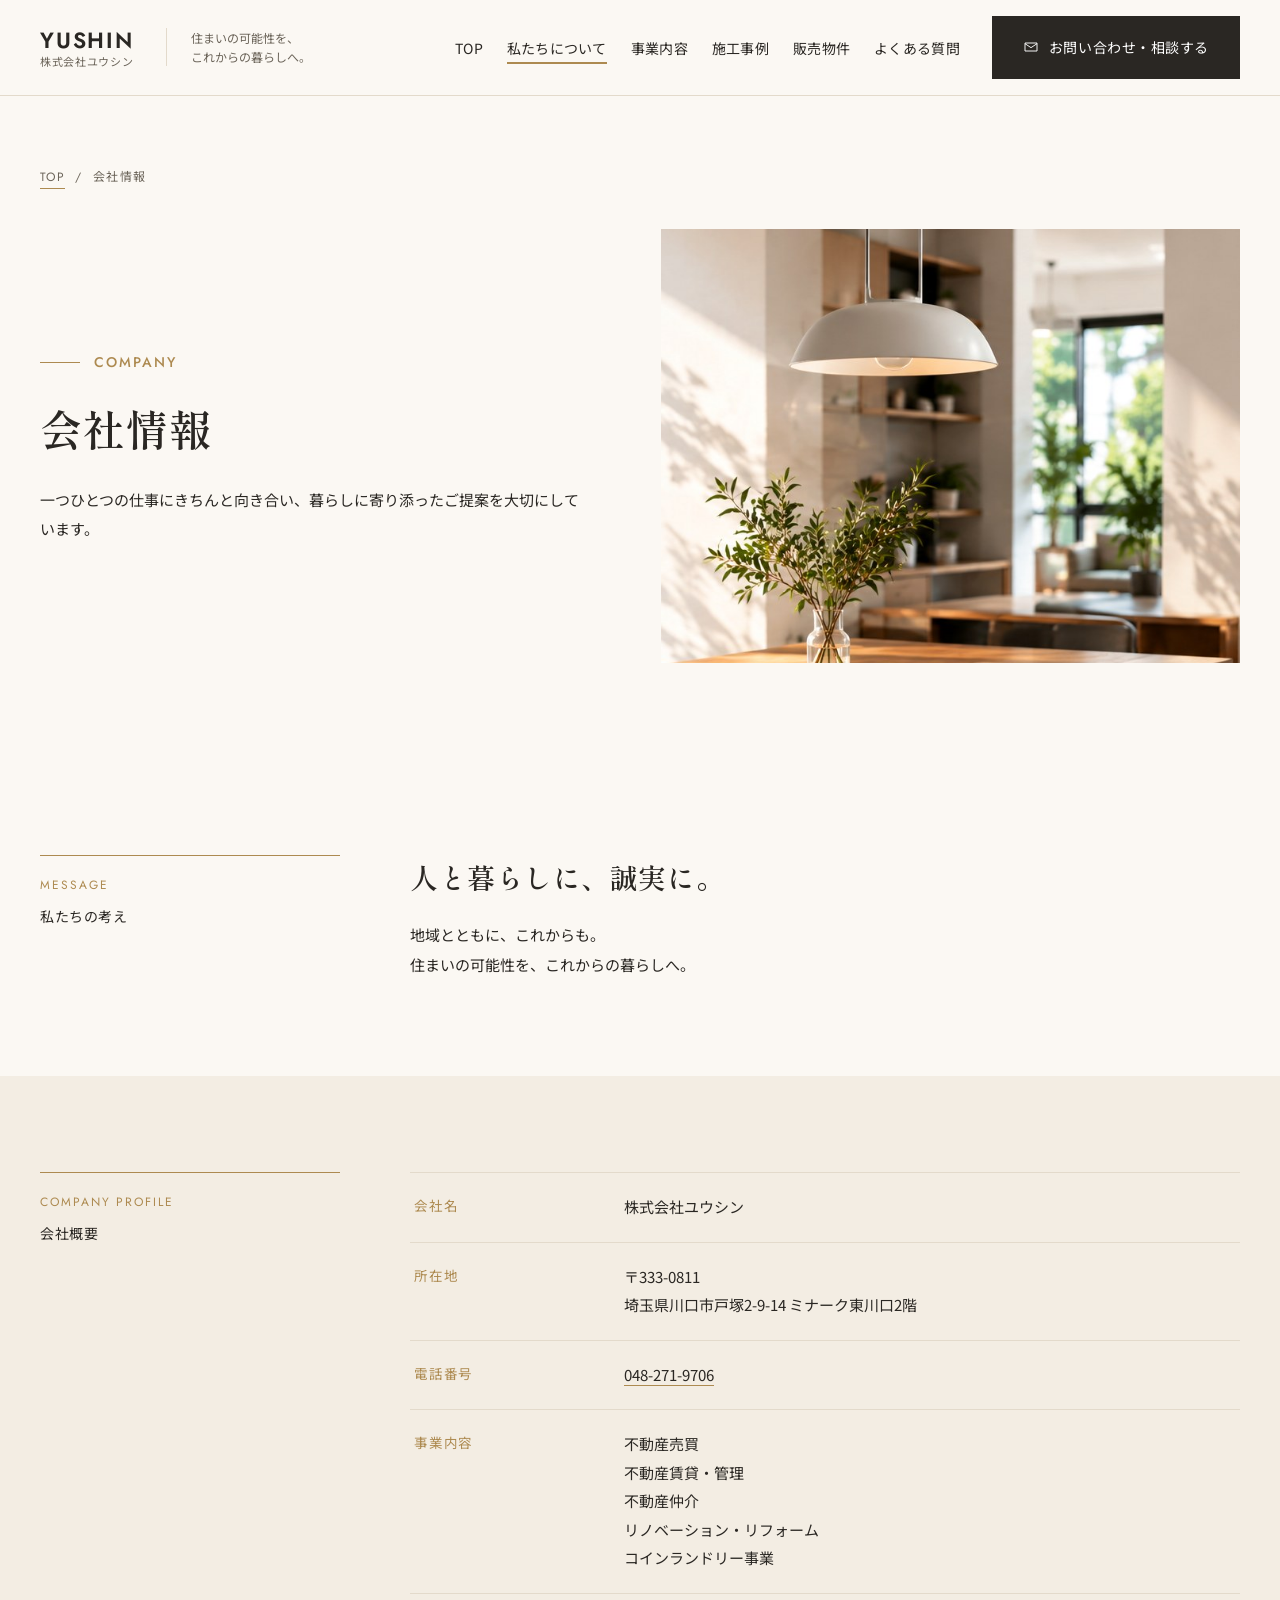
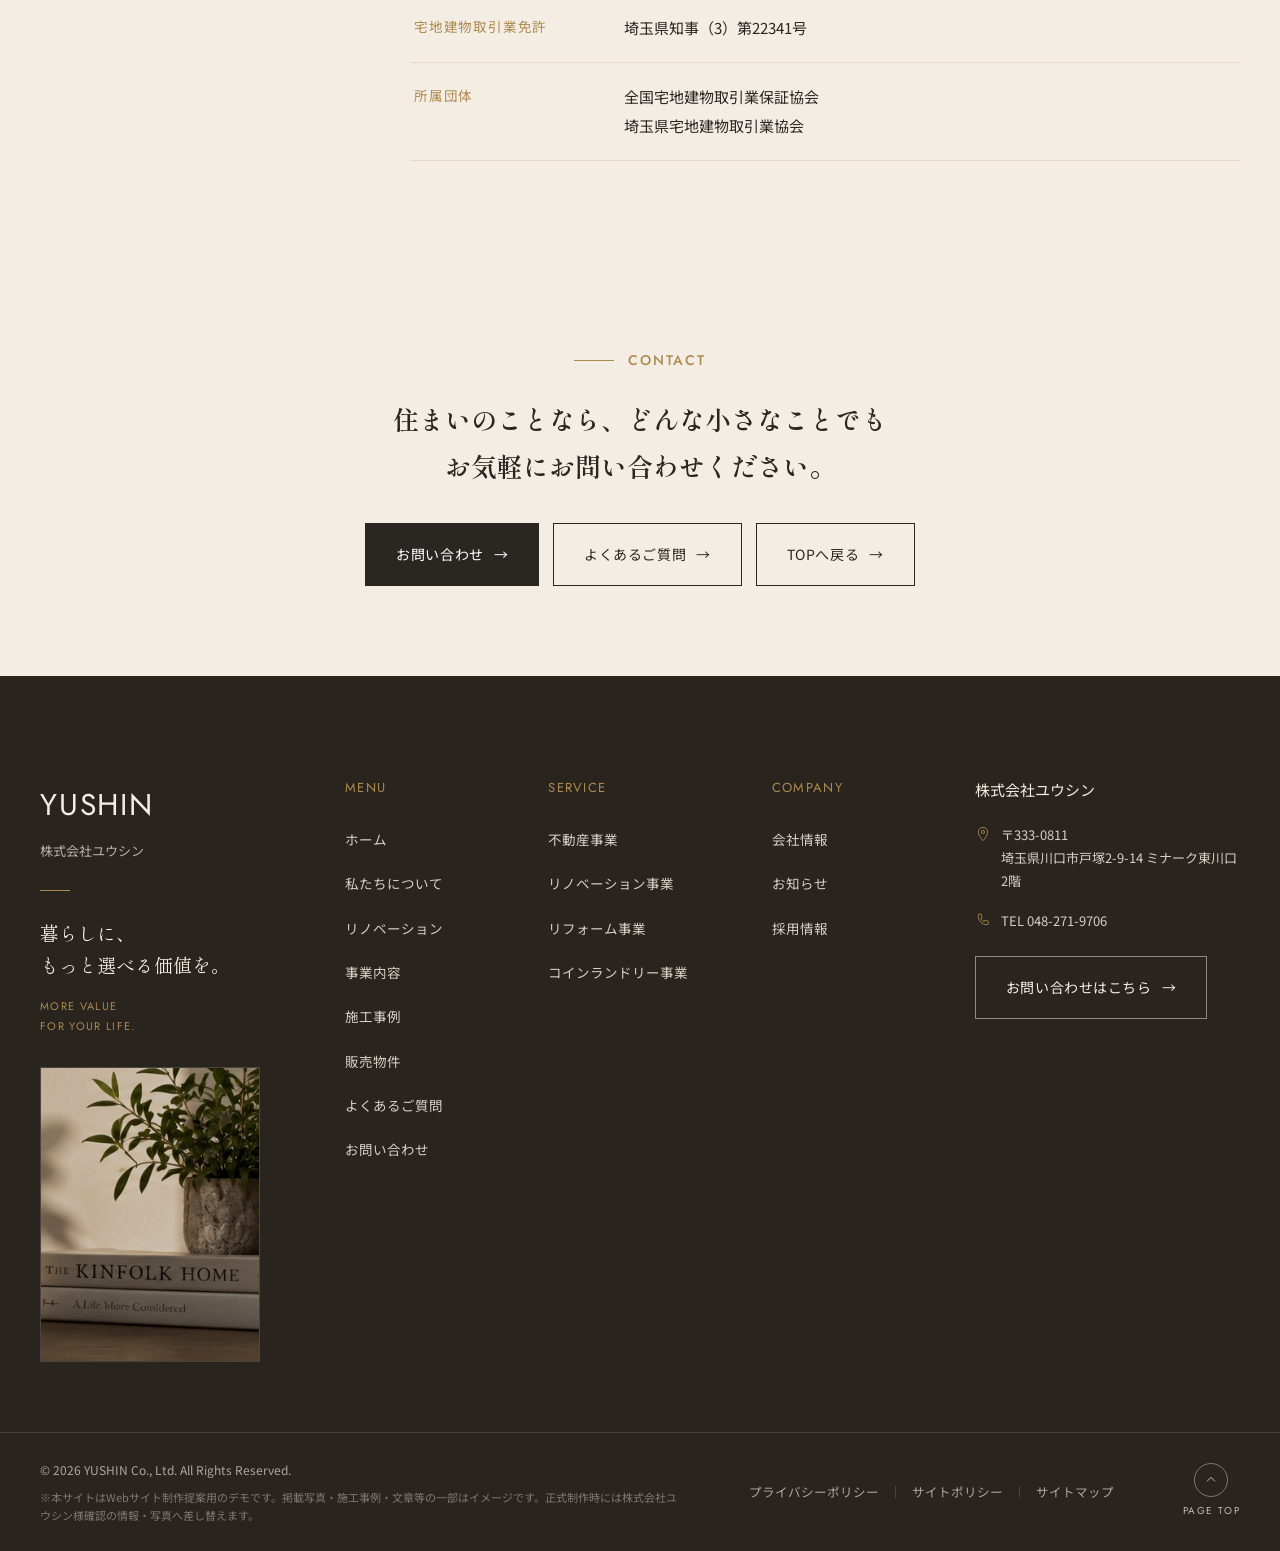
<file: company/index.html>
<!DOCTYPE html>
<html lang="ja">
<head>
<meta charset="UTF-8">
<meta name="viewport" content="width=device-width, initial-scale=1">
<meta name="robots" content="noindex, nofollow">
<title>会社情報｜株式会社ユウシン（提案用デモ）</title>
<link rel="preconnect" href="https://fonts.googleapis.com">
<link rel="preconnect" href="https://fonts.gstatic.com" crossorigin>
<link rel="stylesheet" href="https://fonts.googleapis.com/css2?family=Shippori+Mincho:wght@400;500;600;800&amp;family=Noto+Sans+JP:wght@300;400;500;600;700&amp;family=Cormorant+Garamond:ital,wght@1,400;1,500;1,600&amp;family=Jost:wght@400;500;600&amp;display=swap">
<link rel="stylesheet" href="../styles/main.css">
<link rel="stylesheet" href="../styles/site.css">
<link rel="stylesheet" href="../styles/home-property.css">
<link rel="stylesheet" href="../styles/site-pages.css">
</head>
<body>

<a class="skip-link screen-reader-text" id="wp-skip-link" href="#wp--skip-link--target">内容をスキップ</a><div class="wp-site-blocks"><header class="site-header" id="hero">
  <div class="site-header__inner">
    <a class="brand" href="../#hero">
      <span class="brand__en">YUSHIN</span>
      <span class="brand__jp">株式会社ユウシン</span>
    </a>

    <p class="header-tagline">住まいの可能性を、<br>これからの暮らしへ。</p>

    <nav class="main-nav" id="mainNav">
      <ul>
        <li><a href="../#hero">TOP</a></li>
        <li><a href="../#about" class="is-active" aria-current="page">私たちについて</a></li>
        <li><a href="../#service">事業内容</a></li>
        <li><a href="../#works">施工事例</a></li>
        <li><a href="../property/">販売物件</a></li>
        <li><a href="../#faq">よくある質問</a></li>
      </ul>
    </nav>

    <a href="../#contact" class="btn btn-dark header-cta">
      <svg class="icon" viewBox="0 0 24 24" aria-hidden="true"><path d="M3 6h18v12H3z" fill="none" stroke="currentColor" stroke-width="1.4"/><path d="M3 7l9 6 9-6" fill="none" stroke="currentColor" stroke-width="1.4"/></svg>
      お問い合わせ・相談する
    </a>

    <button class="nav-toggle" id="navToggle" aria-label="メニューを開く" aria-expanded="false" aria-controls="mainNav">
      <span></span><span></span><span></span>
    </button>
  </div>
</header>



<main id="wp--skip-link--target" class="wp-block-group is-layout-flow wp-block-group-is-layout-flow">
<section class="section sp-hero" id="sp-top">
  <div class="container">
    <nav class="sp-crumb" aria-label="現在地"><a href="../">TOP</a><span aria-hidden="true">/</span><span aria-current="page">会社情報</span></nav>
    <div class="sp-hero__grid">
      <div class="sp-hero__text">
        <p class="eyebrow"><span class="eyebrow__line"></span><span class="eyebrow__label">COMPANY</span></p>
        <h1 class="section-title sp-hero__title" data-ysp-field="title">会社情報</h1>
        <p class="section-desc sp-hero__lead" data-ysp-field="lead">一つひとつの仕事にきちんと向き合い、暮らしに寄り添ったご提案を大切にしています。</p>
      </div>
      <div class="sp-hero__visual">
        <img class="photo sp-hero__photo" src="../images/photos/about.jpg" width="730" height="560" alt="会社情報のイメージ写真(提案用仮素材)">
      </div>
    </div>
  </div>
</section>

<section class="section sp-block" id="sp-message">
  <div class="container sp-block__grid">
    <p class="sp-block__label"><span>MESSAGE</span>私たちの考え</p>
    <div class="sp-block__body">
      <h2 class="sp-block__title" data-ysp-field="message_heading">人と暮らしに、誠実に。</h2>
      <p class="sp-block__text" data-ysp-field="message_text">地域とともに、これからも。<br>
住まいの可能性を、これからの暮らしへ。</p>
    </div>
  </div>
</section>
<section class="section section--alt sp-block" id="sp-profile">
  <div class="container sp-block__grid">
    <p class="sp-block__label"><span>COMPANY PROFILE</span>会社概要</p>
    <div class="sp-block__body">
      <dl class="sp-table">
        <div class="sp-table__row" data-ysp-field="company_name">
          <dt>会社名</dt>
          <dd>株式会社ユウシン</dd>
        </div>
        <div class="sp-table__row" data-ysp-field="address">
          <dt>所在地</dt>
          <dd>〒333-0811<br>
埼玉県川口市戸塚2-9-14 ミナーク東川口2階</dd>
        </div>
        <div class="sp-table__row" data-ysp-field="tel">
          <dt>電話番号</dt>
          <dd><a href="tel:0482719706">048-271-9706</a></dd>
        </div>
        <div class="sp-table__row" data-ysp-field="business">
          <dt>事業内容</dt>
          <dd>不動産売買<br>
不動産賃貸・管理<br>
不動産仲介<br>
リノベーション・リフォーム<br>
コインランドリー事業</dd>
        </div>
        <div class="sp-table__row" data-ysp-field="license">
          <dt>宅地建物取引業免許</dt>
          <dd>埼玉県知事（3）第22341号</dd>
        </div>
        <div class="sp-table__row" data-ysp-field="associations">
          <dt>所属団体</dt>
          <dd>全国宅地建物取引業保証協会<br>
埼玉県宅地建物取引業協会</dd>
        </div>
      </dl>
    </div>
  </div>
</section>

<section class="section section--alt sp-cta" id="sp-contact">
  <div class="container sp-cta__inner">
    <p class="eyebrow"><span class="eyebrow__line"></span><span class="eyebrow__label">CONTACT</span></p>
    <h2 class="sp-cta__title">住まいのことなら、どんな小さなことでも<br class="sp-br-pc">お気軽にお問い合わせください。</h2>
    <div class="sp-cta__actions">
      <a href="../#contact" class="btn btn-dark">お問い合わせ<span class="arrow">→</span></a>
      <a href="../#faq" class="btn btn-outline">よくあるご質問<span class="arrow">→</span></a>
      <a href="../" class="btn btn-outline">TOPへ戻る<span class="arrow">→</span></a>
    </div>
  </div>
</section>

</main>


<footer class="site-footer">
  <div class="container footer-top">
    <div class="footer-brand">
      <p class="footer-brand__en">YUSHIN</p>
      <p class="footer-brand__jp">株式会社ユウシン</p>
      <hr>
      <p class="footer-brand__copy">暮らしに、<br>もっと選べる価値を。</p>
      <p class="footer-brand__en2">MORE VALUE<br>FOR YOUR LIFE.</p>
      <div class="footer-photo">
        <img src="../images/photos/footer.jpg" width="268" height="360" alt="観葉植物と本が置かれたテーブルのイメージ写真(提案用仮素材)" loading="lazy">
      </div>
    </div>

    <nav class="footer-col" aria-label="メニュー">
      <p class="footer-col__title">MENU</p>
      <ul>
        <li><a href="../#hero">ホーム</a></li>
        <li><a href="../#about">私たちについて</a></li>
        <li><a href="../renovation/">リノベーション</a></li>
        <li><a href="../#service">事業内容</a></li>
        <li><a href="../works/">施工事例</a></li>
        <li><a href="../property/">販売物件</a></li>
        <li><a href="../#faq">よくあるご質問</a></li>
        <li><a href="../#contact">お問い合わせ</a></li>
      </ul>
    </nav>

    <nav class="footer-col" aria-label="サービス">
      <p class="footer-col__title">SERVICE</p>
      <ul>
        <li><a href="../business/#realestate">不動産事業</a></li>
        <li><a href="../business/#renovation">リノベーション事業</a></li>
        <li><a href="../business/#reform">リフォーム事業</a></li>
        <li><a href="../business/#laundry">コインランドリー事業</a></li>
      </ul>
    </nav>

    <nav class="footer-col" aria-label="会社">
      <p class="footer-col__title">COMPANY</p>
      <ul>
        <li><a href="./">会社情報</a></li>
        <li><a href="#">お知らせ</a></li>
        <li><a href="#">採用情報</a></li>
      </ul>
    </nav>

    <div class="footer-company" id="company-info">
      <p class="footer-company__name">株式会社ユウシン</p>
      <p class="footer-company__row">
        <svg viewBox="0 0 24 24" aria-hidden="true"><path d="M12 22s7-7.5 7-13a7 7 0 1 0-14 0c0 5.5 7 13 7 13z" fill="none" stroke="currentColor" stroke-width="1.3"/><circle cx="12" cy="9" r="2.4" fill="none" stroke="currentColor" stroke-width="1.3"/></svg>
        〒333-0811<br>埼玉県川口市戸塚2-9-14 ミナーク東川口2階      </p>
      <p class="footer-company__row">
        <svg viewBox="0 0 24 24" aria-hidden="true"><path d="M6 3h3l2 5-2.5 1.5a11 11 0 0 0 5 5L15 12l5 2v3a2 2 0 0 1-2 2C10.5 19 5 13.5 5 6a2 2 0 0 1 1-3z" fill="none" stroke="currentColor" stroke-width="1.3"/></svg>
        TEL 048-271-9706      </p>
      <a href="../#contact" class="btn btn-outline btn-outline--light">お問い合わせはこちら<span class="arrow">→</span></a>
    </div>
  </div>

  <div class="footer-bottom">
    <div class="container footer-bottom__inner">
      <p class="footer-copyright">© 2026 YUSHIN Co., Ltd. All Rights Reserved.<span class="footer-disclaimer">※本サイトはWebサイト制作提案用のデモです。掲載写真・施工事例・文章等の一部はイメージです。正式制作時には株式会社ユウシン様確認の情報・写真へ差し替えます。</span></p>
      <nav class="footer-legal" aria-label="法的情報">
        <a href="#">プライバシーポリシー</a><span>｜</span><a href="#">サイトポリシー</a><span>｜</span><a href="#">サイトマップ</a>
      </nav>
      <a href="../#hero" class="footer-top-btn" aria-label="ページトップへ戻る">
        <svg viewBox="0 0 24 24" aria-hidden="true"><path d="M6 14l6-6 6 6" fill="none" stroke="currentColor" stroke-width="1.5"/></svg>
        <span>PAGE TOP</span>
      </a>
    </div>
  </div>
</footer>

</div>
<script src="../scripts/main.js"></script>
</body>
</html>
</file>
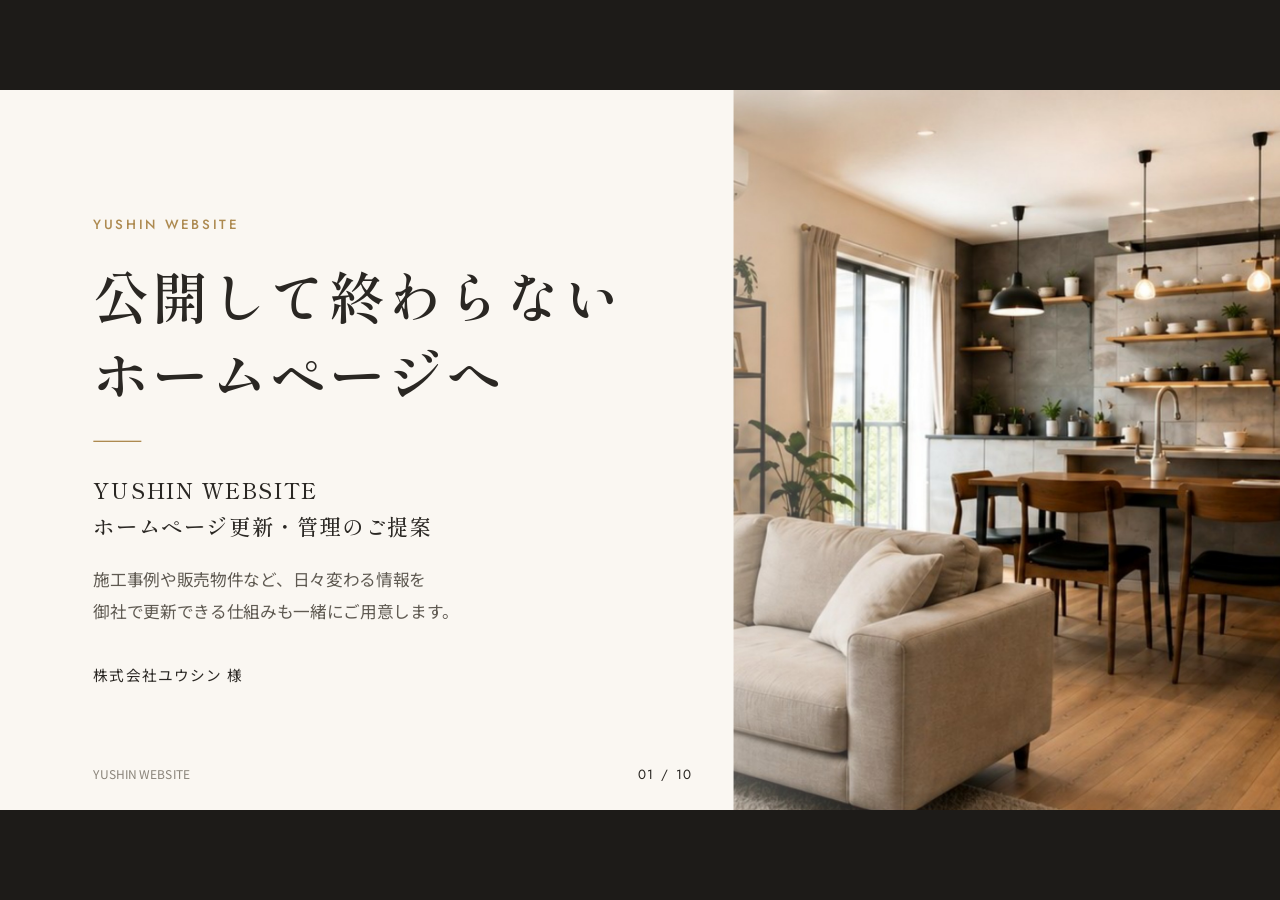
<file: guide/index.html>
<!doctype html>
<html lang="ja">
<head>
<meta charset="utf-8">
<meta name="viewport" content="width=device-width, initial-scale=1">
<meta name="robots" content="noindex, nofollow">
<title>YUSHIN WEBSITE ホームページ更新・管理のご提案</title>
<link rel="preconnect" href="https://fonts.googleapis.com">
<link rel="preconnect" href="https://fonts.gstatic.com" crossorigin>
<link href="https://fonts.googleapis.com/css2?family=Shippori+Mincho:wght@500;600&family=Noto+Sans+JP:wght@400;500;700&family=Jost:wght@400;500&display=swap" rel="stylesheet">
<link rel="stylesheet" href="assets/css/deck.css">
</head>
<body>
<div class="viewport" id="viewport">
<main class="deck" id="deck">

<!-- 01 表紙 -->
<section class="slide s-cover" data-title="表紙">
  <div class="cover__text">
    <p class="eyebrow">YUSHIN WEBSITE</p>
    <h1 class="cover__title">公開して終わらない<br>ホームページへ</h1>
    <span class="rule"></span>
    <p class="cover__sub">YUSHIN WEBSITE<br>ホームページ更新・管理のご提案</p>
    <p class="cover__lead">施工事例や販売物件など、日々変わる情報を<br>御社で更新できる仕組みも一緒にご用意します。</p>
    <p class="cover__to">株式会社ユウシン 様</p>
  </div>
  <figure class="cover__photo"><img src="assets/images/photo-hero.jpg" alt="YUSHIN ホームページのトップ写真"></figure>
  <footer class="foot"><span>YUSHIN WEBSITE</span><span class="foot__num">01 / 10</span></footer>
</section>

<!-- 02 考え方と4つの入口 -->
<section class="slide s-why" data-title="普段変更するところは、できるだけ御社で。">
  <header class="head">
    <p class="eyebrow"><span class="eyebrow__num">02</span><span class="eyebrow__line"></span>CONCEPT</p>
    <h2 class="title">普段変更するところは、できるだけ御社で。</h2>
    <p class="lead">ホームページの公開後、変わることが多い情報は、そのたびに制作会社へ連絡しなくても、<br>御社の管理画面から更新できるようにしました。</p>
  </header>
  <div class="body why">
    <figure class="why__menu">
      <img src="assets/images/admin-menu.jpg" alt="管理画面のメニュー（施工事例・販売物件・よくある質問・サイト内容）">
      <figcaption>管理画面のメニュー</figcaption>
    </figure>
    <ol class="why__list">
      <li class="why__item">
        <p class="why__voice">「施工事例を<br>追加したい」</p>
        <div class="why__card"><span class="why__no">01</span><img src="assets/images/thumb-works.jpg" alt="施工事例の管理画面"><p class="why__name">施工事例</p></div>
      </li>
      <li class="why__item">
        <p class="why__voice">「販売物件の<br>状況が変わった」</p>
        <div class="why__card"><span class="why__no">02</span><img src="assets/images/thumb-property.jpg" alt="販売物件の管理画面"><p class="why__name">販売物件</p></div>
      </li>
      <li class="why__item">
        <p class="why__voice">「よく聞かれる質問を<br>追加したい」</p>
        <div class="why__card"><span class="why__no">03</span><img src="assets/images/thumb-faq.jpg" alt="よくある質問の管理画面"><p class="why__name">よくある質問</p></div>
      </li>
      <li class="why__item">
        <p class="why__voice">「会社情報を<br>変更したい」</p>
        <div class="why__card"><span class="why__no">04</span><img src="assets/images/thumb-pages.jpg" alt="サイト内容の管理画面"><p class="why__name">サイト内容</p></div>
      </li>
    </ol>
  </div>
  <footer class="foot"><span>※ 画面は開発中の管理画面です。</span><span class="foot__num">02 / 10</span></footer>
</section>

<!-- 03 施工事例 -->
<section class="slide s-works" data-title="施工事例を、自分たちで追加">
  <header class="head">
    <p class="eyebrow"><span class="eyebrow__num">03</span><span class="eyebrow__line"></span>WORKS</p>
    <h2 class="title">施工事例を、自分たちで追加</h2>
    <p class="message">写真と内容を登録して、施工事例として公開。</p>
  </header>
  <div class="body split split--works">
    <figure class="shot">
      <div class="shot__frame">
        <img src="assets/images/works-top.jpg" alt="施工事例の管理画面「TOPページに掲載中」">
        <span class="mark" style="left:1.2%;top:2.6%;width:31%;height:8.4%"><b>1</b></span>
        <span class="mark" style="left:3.3%;top:53.6%;width:29%;height:16%"><b>2</b></span>
        <span class="mark" style="left:3.3%;top:84.6%;width:29%;height:9.6%"><b>3</b></span>
      </div>
      <figcaption>施工事例の管理画面（TOPページに掲載中の3件）</figcaption>
    </figure>
    <div class="side">
      <ol class="points">
        <li><b>1</b><div><p class="points__h">TOPページに掲載中の事例</p><p>どの事例がTOPページに出ているか、ひと目で確認できます。</p></div></li>
        <li><b>2</b><div><p class="points__h">公開状態と掲載場所</p><p>「公開中」か、どこに掲載されているかを表示します。</p></div></li>
        <li><b>3</b><div><p class="points__h">写真と内容の編集</p><p>施工前・施工後の写真と説明を登録・変更できます。</p></div></li>
      </ol>
      <figure class="shot shot--sub">
        <div class="shot__frame"><img src="assets/images/pub-works-ba.jpg" alt="ホームページの施工前・施工後の写真"></div>
        <figcaption>ホームページでは、施工前・施工後が並びます</figcaption>
      </figure>
    </div>
  </div>
  <p class="note">TOPページに掲載されている事例も、管理画面から確認できます。</p>
  <footer class="foot"><span>※ 画面は開発中のものです。掲載内容はデモデータです。</span><span class="foot__num">03 / 10</span></footer>
</section>

<!-- 04 施工事例の編集 -->
<section class="slide s-edit" data-title="施工事例を編集する">
  <header class="head">
    <p class="eyebrow"><span class="eyebrow__num">04</span><span class="eyebrow__line"></span>WORKS EDIT</p>
    <h2 class="title">施工事例を編集する</h2>
    <p class="message">入力する場所が、公開ページのどこに出るかを確かめながら更新。</p>
  </header>
  <div class="body edit">
    <figure class="shot">
      <div class="shot__frame">
        <img src="assets/images/edit-works.jpg" alt="施工事例の編集画面（施工前の写真と説明、公開ページプレビュー）">
        <span class="mark" style="left:1.3%;top:9.3%;width:26.8%;height:4.6%"><b>1</b></span>
        <span class="mark" style="left:2%;top:56.9%;width:27.4%;height:42%"><b>2</b></span>
        <span class="mark" style="left:62.7%;top:25.8%;width:34.8%;height:18.3%"><b>3</b></span>
        <span class="mark" style="left:91.3%;top:0.9%;width:6.1%;height:6.2%"><b>4</b></span>
      </div>
      <figcaption>施工事例の編集画面（左：入力欄　右：公開ページプレビュー）</figcaption>
    </figure>
    <div class="edit__side">
      <ol class="points points--edit">
        <li><b>1</b><div><p class="points__h">入力は4つの項目に整理</p><p>基本情報・施工前・施工後・公開設定。</p></div></li>
        <li><b>2</b><div><p class="points__h">写真と説明を入力</p><p>施工前・施工後それぞれに登録します。</p></div></li>
        <li><b>3</b><div><p class="points__h">公開ページでの場所を表示</p><p>選んだ入力欄が、ページのどこに出るかを示します。</p></div></li>
        <li><b>4</b><div><p class="points__h">「更新」で反映</p><p>保存すると、公開ページに反映されます。</p></div></li>
      </ol>
      <figure class="zoom">
        <img src="assets/images/edit-works-now.jpg" alt="編集中 施工前の説明 → 公開ページ「BEFORE（施工前）の説明」">
        <figcaption><b class="tx-num">3</b> の拡大</figcaption>
      </figure>
    </div>
  </div>
  <footer class="foot"><span>※ 画面は開発中のものです。プレビューには保存済みの内容が表示されます。</span><span class="foot__num">04 / 10</span></footer>
</section>

<!-- 05 販売物件 -->
<section class="slide s-property" data-title="販売物件を、掲載から終了まで管理">
  <header class="head">
    <p class="eyebrow"><span class="eyebrow__num">05</span><span class="eyebrow__line"></span>PROPERTY</p>
    <h2 class="title">販売物件を、掲載から終了まで管理</h2>
    <p class="message">販売中の情報だけでなく、掲載終了後も履歴として管理。</p>
  </header>
  <div class="body prop-body">
    <ol class="flow">
      <li class="flow__step"><span class="badge badge--selling">販売中</span><p>ホームページに掲載</p></li>
      <li class="flow__arrow" aria-hidden="true"></li>
      <li class="flow__step"><span class="badge badge--negotiating">商談中</span><p>掲載したまま、<br>状況を表示</p></li>
      <li class="flow__arrow" aria-hidden="true"></li>
      <li class="flow__step"><span class="badge badge--ended">掲載終了</span><p>ホームページからは外れ、<br>履歴として残ります</p></li>
    </ol>
    <div class="prop">
      <figure class="shot prop__active">
        <div class="shot__frame">
          <img src="assets/images/property-active2.jpg" alt="販売物件の管理画面「掲載中・準備中の物件」">
          <span class="mark" style="left:1.2%;top:45.6%;width:46.6%;height:9.6%"><b>1</b></span>
          <span class="mark" style="left:52%;top:45.6%;width:46.6%;height:9.6%"><b>2</b></span>
        </div>
        <figcaption>掲載中・準備中の物件</figcaption>
      </figure>
      <div class="prop__side">
        <ul class="prop__legend">
          <li><b class="tx-num">1</b><span><strong>販売中</strong>の物件</span></li>
          <li><b class="tx-num">2</b><span><strong>商談中</strong>の物件（掲載したまま「商談中」と表示）</span></li>
        </ul>
        <figure class="shot">
          <div class="shot__frame">
            <img src="assets/images/property-ended2.jpg" alt="販売物件の管理画面「掲載終了した物件」">
            <span class="mark" style="left:0.6%;top:56%;width:52%;height:38%"><b>3</b></span>
          </div>
          <figcaption><b class="tx-num">3</b> 掲載終了した物件</figcaption>
        </figure>
        <p class="prop__text">掲載終了しても削除はされず、一覧に残ります。<br>販売状態を戻せば、もう一度掲載できます。</p>
      </div>
    </div>
  </div>
  <footer class="foot"><span>※ 画面は開発中のものです。「DEMO」の物件は提案用のデモデータです。</span><span class="foot__num">05 / 10</span></footer>
</section>

<!-- 06 販売物件の編集 -->
<section class="slide s-edit" data-title="公開ページを見ながら、物件情報を更新">
  <header class="head">
    <p class="eyebrow"><span class="eyebrow__num">06</span><span class="eyebrow__line"></span>PROPERTY EDIT</p>
    <h2 class="title">公開ページを見ながら、物件情報を更新</h2>
    <p class="message">どの写真が、ページのどこに表示されるのかを確かめながら編集できます。</p>
  </header>
  <div class="body edit">
    <figure class="shot">
      <div class="shot__frame">
        <img src="assets/images/edit-property.jpg" alt="販売物件の編集画面（07 写真）">
        <span class="mark" style="left:1.3%;top:9.3%;width:90.1%;height:4.6%"><b>1</b></span>
        <span class="mark" style="left:2%;top:58.2%;width:33%;height:41.6%"><b>2</b></span>
        <span class="mark" style="left:37%;top:54.7%;width:22.9%;height:45.1%"><b>3</b></span>
        <span class="mark" style="left:62.7%;top:25.8%;width:35.5%;height:54.2%"><b>4</b></span>
      </div>
      <figcaption>販売物件の編集画面（「07 写真」を表示しているところ）</figcaption>
    </figure>
    <div class="edit__side">
      <ol class="points points--edit">
        <li><b>1</b><div><p class="points__h">入力項目を順番に整理</p><p>基本情報から公開設定まで、12の項目に分かれています。</p></div></li>
        <li><b>2</b><div><p class="points__h">メイン写真とギャラリー</p><p>写真を登録し、矢印で並べ替えられます。</p></div></li>
        <li><b>3</b><div><p class="points__h">写真の表示位置が分かる図</p><p>メイン写真・ギャラリーが、ページのどこに出るかを示します。</p></div></li>
        <li><b>4</b><div><p class="points__h">公開ページのプレビュー</p><p>選んだ項目の表示場所を、右側に示します。</p></div></li>
      </ol>
      <figure class="zoom">
        <img src="assets/images/edit-property-now.jpg" alt="編集中 メイン写真 → 公開ページ「ページ上部の大きな写真」">
        <figcaption><b class="tx-num">4</b> の拡大</figcaption>
      </figure>
    </div>
  </div>
  <footer class="foot"><span>※ 画面は開発中のものです。「DEMO」の物件は提案用のデモデータです。プレビューには保存済みの内容が表示されます。</span><span class="foot__num">06 / 10</span></footer>
</section>

<!-- 07 よくある質問 -->
<section class="slide s-faq" data-title="よくある質問も、あとから育てられます">
  <header class="head">
    <p class="eyebrow"><span class="eyebrow__num">07</span><span class="eyebrow__line"></span>FAQ</p>
    <h2 class="title">よくある質問も、あとから育てられます</h2>
    <p class="message">お客様から実際によく聞かれることを、あとから追加できます。</p>
  </header>
  <div class="body split split--faq">
    <figure class="shot">
      <div class="shot__frame">
        <img src="assets/images/faq-screen.jpg" alt="よくある質問の管理画面">
        <span class="mark" style="left:82.4%;top:14.6%;width:14.8%;height:11.4%"><b>1</b></span>
        <span class="mark" style="left:90%;top:62.3%;width:7.4%;height:9%"><b>2</b></span>
        <span class="mark" style="left:79%;top:62.3%;width:11%;height:9%"><b>3</b></span>
        <span class="mark" style="left:20.9%;top:58.6%;width:13.6%;height:6.2%"><b>4</b></span>
      </div>
      <figcaption>よくある質問の管理画面</figcaption>
    </figure>
    <ol class="points">
      <li><b>1</b><div><p class="points__h">質問を追加</p><p>聞かれたことを、その都度登録できます。</p></div></li>
      <li><b>2</b><div><p class="points__h">回答を編集</p><p>説明の仕方も、あとから見直せます。</p></div></li>
      <li><b>3</b><div><p class="points__h">表示順を変更</p><p>「上へ」「下へ」で並べ替え。番号は自動で振り直されます。</p></div></li>
      <li><b>4</b><div><p class="points__h">公開／非公開</p><p>準備中の質問は、非公開のまま置いておけます。</p></div></li>
    </ol>
  </div>
  <p class="note">あとから質問が増えても、御社で追加・並べ替えができます。最初にすべてを決めておく必要はありません。</p>
  <footer class="foot"><span>※ 画面は開発中のものです。</span><span class="foot__num">07 / 10</span></footer>
</section>

<!-- 08 サイト内容・お問い合わせ先 -->
<section class="slide s-pages" data-title="会社情報・お問い合わせ先も一か所で">
  <header class="head">
    <p class="eyebrow"><span class="eyebrow__num">08</span><span class="eyebrow__line"></span>SITE CONTENTS</p>
    <h2 class="title">会社情報・お問い合わせ先も一か所で</h2>
    <p class="message">会社情報やお問い合わせ先も、まとめて管理。</p>
  </header>
  <div class="body pages">
    <div class="pages__admin">
      <figure class="shot">
        <div class="shot__frame"><img src="assets/images/pages-list2.jpg" alt="サイト内容の管理画面（リノベーション・事業内容・会社情報）"></div>
        <figcaption>リノベーション・事業内容・会社情報の各ページ</figcaption>
      </figure>
      <figure class="shot">
        <div class="shot__frame">
          <img src="assets/images/pages-contact2.jpg" alt="お問い合わせ先（電話番号・メールアドレス）">
          <span class="mark" style="left:0.8%;top:6%;width:39%;height:88%"><b>1</b></span>
        </div>
        <figcaption><b class="tx-num">1</b> お問い合わせ先（電話番号・メールアドレス）</figcaption>
      </figure>
    </div>
    <div class="pages__arrow" aria-hidden="true"><span>ここを変えると</span></div>
    <ul class="pages__public">
      <li><p class="pages__where">TOPページ「お問い合わせ」</p><img src="assets/images/pub-contact-card.jpg" alt="TOPページのお問い合わせ（電話で相談する）"></li>
      <li><p class="pages__where">会社情報ページ</p><img src="assets/images/pub-company-tel.jpg" alt="会社情報ページの電話番号"></li>
      <li class="pages__dark"><p class="pages__where">各ページ下部の<br>会社情報</p><img src="assets/images/pub-footer-company2.jpg" alt="ページ下部の会社情報"></li>
    </ul>
  </div>
  <p class="note">同じ電話番号やメールアドレスを、何か所も修正する必要はありません。</p>
  <footer class="foot"><span>※ 画面は開発中のものです。メールアドレスは未設定のため、現在は電話のボタンだけが表示されています。</span><span class="foot__num">08 / 10</span></footer>
</section>

<!-- 09 管理画面 → ホームページ -->
<section class="slide s-link" data-title="管理画面の更新が、ホームページにつながる">
  <header class="head head--center">
    <p class="eyebrow eyebrow--center"><span class="eyebrow__num">09</span><span class="eyebrow__line"></span>CONNECTION</p>
    <h2 class="title title--xl">管理画面で更新した内容が、<br>ホームページに反映されます。</h2>
  </header>
  <div class="body link">
    <figure class="link__col link__col--admin">
      <p class="link__label">管理画面</p>
      <img src="assets/images/works-card1.jpg" alt="管理画面の施工事例「明るく開放的なLDKへ」">
    </figure>
    <div class="link__arrow" aria-hidden="true"><span>施工事例を<br>登録・公開</span></div>
    <figure class="link__col">
      <p class="link__label">ホームページ</p>
      <img src="assets/images/pub-works-detail2.jpg" alt="ホームページの施工事例「明るく開放的なLDKへ」">
    </figure>
  </div>
  <p class="note note--center">販売物件・よくある質問・会社情報も、同じ考え方で管理画面から更新できます。</p>
  <footer class="foot"><span>※ 画面は開発中のものです。掲載内容はデモデータです。</span><span class="foot__num">09 / 10</span></footer>
</section>

<!-- 10 まとめ -->
<section class="slide s-end" data-title="自分たちで使い続けられるホームページへ">
  <figure class="end__photo"><img src="assets/images/photo-contact.jpg" alt=""></figure>
  <div class="end__text">
    <p class="eyebrow"><span class="eyebrow__num">10</span><span class="eyebrow__line"></span>FOR THE FUTURE</p>
    <h2 class="end__title">自分たちで使い続けられる<br>ホームページへ</h2>
    <p class="end__lead">ホームページを作って終わりではなく、<br>御社で情報を更新しながら、<br>長く使っていただける形を目指しました。</p>
    <ul class="end__items">
      <li><span>01</span>ホームページを公開</li>
      <li><span>02</span>日々変わる情報は、御社で更新</li>
      <li><span>03</span>過去の情報も、残して管理</li>
      <li><span>04</span>公開後も、使い続けられる</li>
    </ul>
    <p class="end__back">公開して終わらないホームページへ</p>
    <p class="end__brand">YUSHIN WEBSITE</p>
  </div>
  <footer class="foot"><span>YUSHIN WEBSITE</span><span class="foot__num">10 / 10</span></footer>
</section>

</main>
</div>

<nav class="controls" id="controls" aria-label="スライドの操作">
  <button type="button" id="prev" aria-label="前のスライドへ">‹ 戻る</button>
  <span class="controls__num" id="num">1 / 10</span>
  <button type="button" id="next" aria-label="次のスライドへ">次へ ›</button>
</nav>
<script src="assets/js/deck.js"></script>
</body>
</html>
</file>
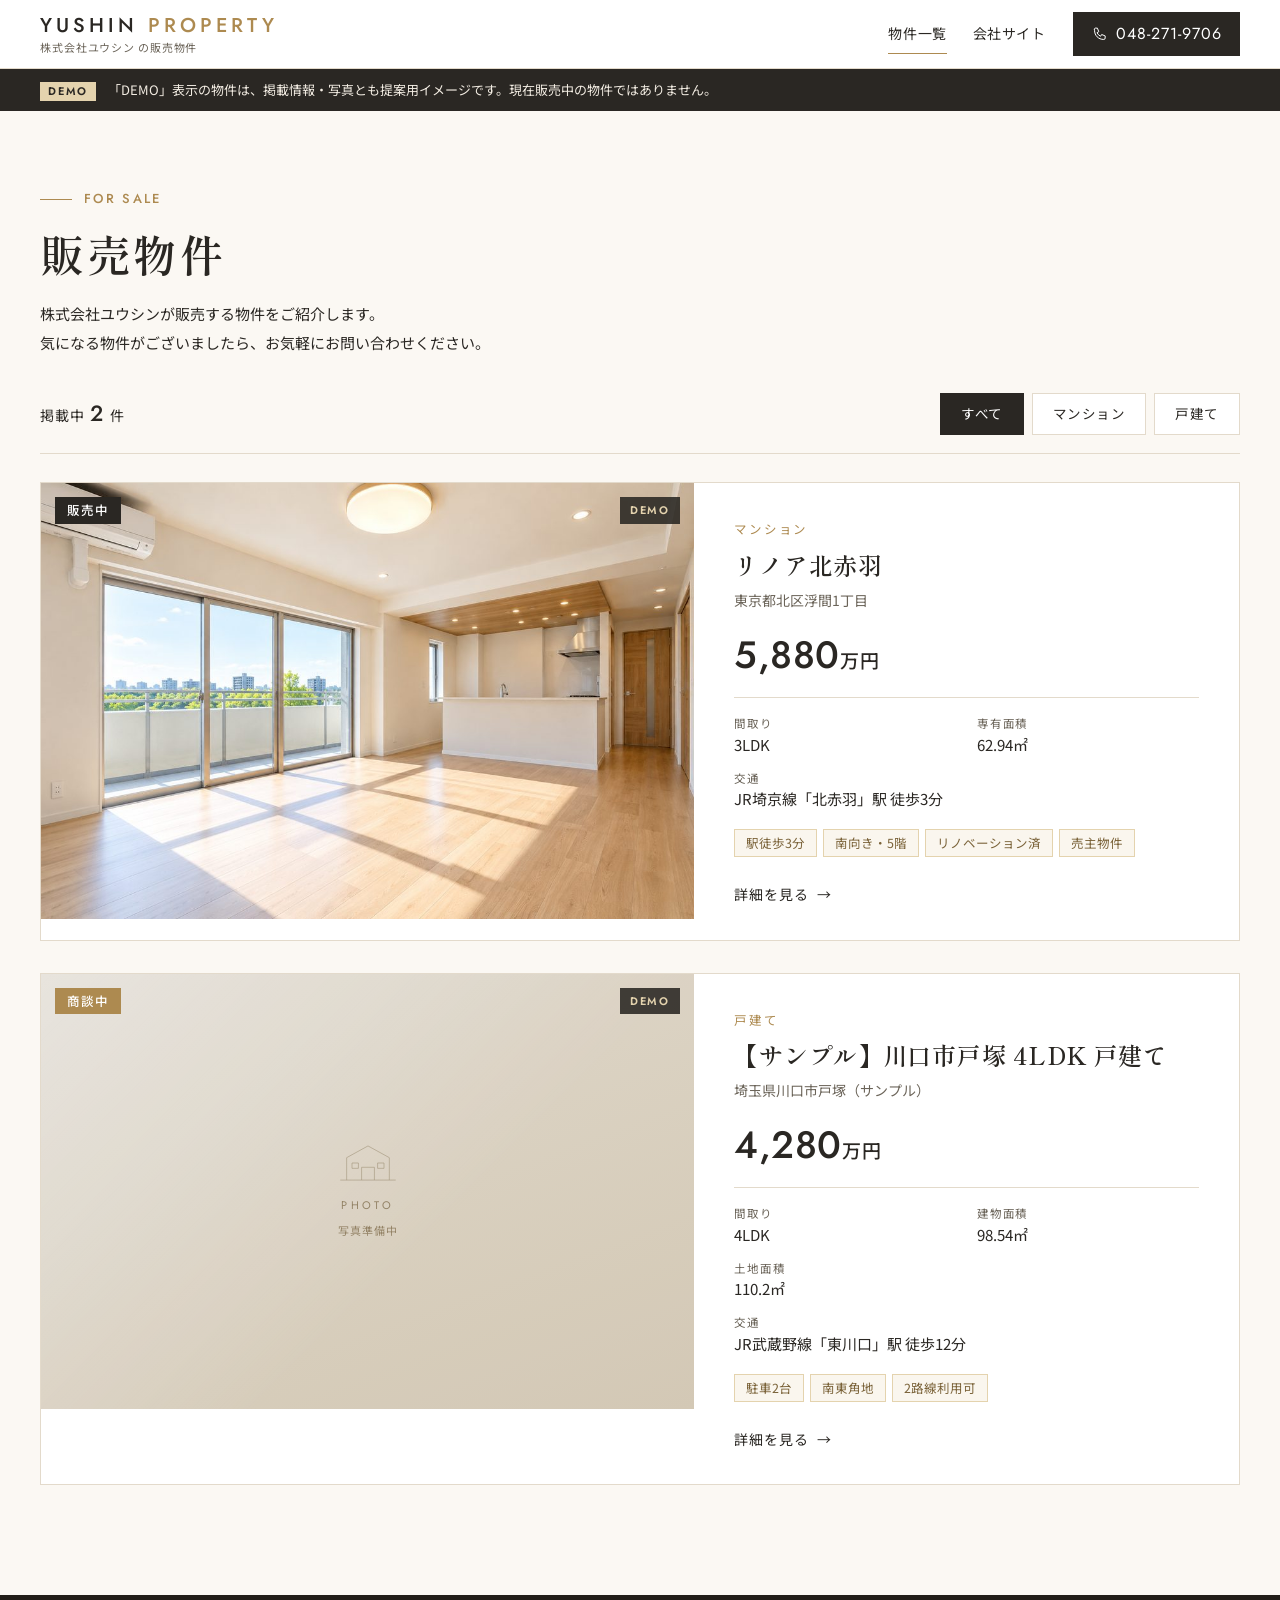
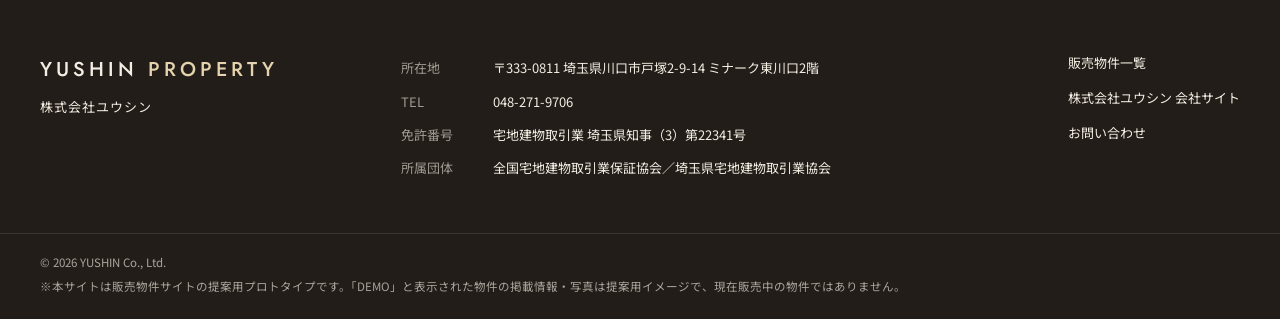
<file: property/index.html>
<!DOCTYPE html>
<html lang="ja">
<head>
<meta charset="UTF-8">
<meta name="viewport" content="width=device-width, initial-scale=1">
<meta name="robots" content="noindex, nofollow">
<title>販売物件一覧｜YUSHIN PROPERTY｜株式会社ユウシン（提案用デモ）</title>
<link rel="preconnect" href="https://fonts.googleapis.com">
<link rel="preconnect" href="https://fonts.gstatic.com" crossorigin>
<link rel="stylesheet" href="https://fonts.googleapis.com/css2?family=Shippori+Mincho:wght@400;500;600;800&amp;family=Noto+Sans+JP:wght@300;400;500;600;700&amp;family=Cormorant+Garamond:ital,wght@1,400;1,500;1,600&amp;family=Jost:wght@400;500;600&amp;display=swap">
<link rel="stylesheet" href="../styles/main.css">
<link rel="stylesheet" href="../styles/site.css">
<link rel="stylesheet" href="../styles/property.css">
</head>
<body>

<a class="skip-link screen-reader-text" id="wp-skip-link" href="#wp--skip-link--target">内容をスキップ</a><div class="wp-site-blocks"><header class="pp-header">
  <div class="pp-container pp-header__inner">
    <a class="pp-brand" href="./">
      <span class="pp-brand__en">YUSHIN <span>PROPERTY</span></span>
      <span class="pp-brand__jp">株式会社ユウシン の販売物件</span>
    </a>
    <nav class="pp-header__nav" aria-label="物件サイト">
      <a href="./" aria-current="page">物件一覧</a>
      <a href="../">会社サイト</a>
    </nav>
    <a class="pp-header__tel" href="tel:0482719706">
      <svg viewBox="0 0 24 24" aria-hidden="true"><path d="M6 3h3l2 5-2.5 1.5a11 11 0 0 0 5 5L15 12l5 2v3a2 2 0 0 1-2 2C10.5 19 5 13.5 5 6a2 2 0 0 1 1-3z" fill="none" stroke="currentColor" stroke-width="1.4"/></svg>
      <span class="pp-header__tel-num">048-271-9706</span>
    </a>
  </div>
</header>



<main id="wp--skip-link--target" class="wp-block-group pp-main is-layout-flow wp-block-group-is-layout-flow">
<div class="pp-demo-bar" role="note"><div class="pp-container"><span class="pp-demo-bar__tag">DEMO</span>「DEMO」表示の物件は、掲載情報・写真とも提案用イメージです。現在販売中の物件ではありません。</div></div>

<section class="pp-intro">
  <div class="pp-container">
    <p class="pp-eyebrow"><span class="pp-eyebrow__line"></span>FOR SALE</p>
    <h1 class="pp-intro__title">販売物件</h1>
    <p class="pp-intro__lead">株式会社ユウシンが販売する物件をご紹介します。<br class="pp-br-pc">気になる物件がございましたら、お気軽にお問い合わせください。</p>
  </div>
</section>

<section class="pp-archive" aria-label="販売物件一覧">
  <div class="pp-container">
    <div class="pp-archive__bar">
      <p class="pp-archive__count" aria-live="polite">掲載中 <strong data-pp-count>2</strong> 件</p>
      <div class="pp-filter" role="group" aria-label="物件種別で絞り込む" data-pp-filter hidden>
        <button type="button" class="pp-filter__btn" data-kind="" aria-pressed="true">すべて</button>
        <button type="button" class="pp-filter__btn" data-kind="mansion" aria-pressed="false">マンション</button>
        <button type="button" class="pp-filter__btn" data-kind="house" aria-pressed="false">戸建て</button>
      </div>
    </div>

    <div class="pp-list">
      <article class="pp-card pp-card--selling" data-kind="mansion">
        <a class="pp-card__link" href="no-97/">
          <div class="pp-card__media">
            <img width="1024" height="683" src="../images/property/linoa-01-ldk-1024.jpg" class="pp-img" alt="リノア北赤羽 LDK（提案用イメージ）" sizes="auto, (max-width: 900px) 100vw, 640px" loading="lazy" fetchpriority="auto" decoding="async" srcset="../images/property/linoa-01-ldk-1536.jpg 1536w, ../images/property/linoa-01-ldk-1024.jpg 1024w, ../images/property/linoa-01-ldk-640.jpg 640w" />            <span class="pp-status pp-status--selling">販売中</span>
            <span class="pp-demo-tag">DEMO</span>
          </div>
          <div class="pp-card__body">
            <p class="pp-card__kind">マンション</p>
            <h2 class="pp-card__name">リノア北赤羽</h2>
            <p class="pp-card__addr">東京都北区浮間1丁目</p>
            <p class="pp-card__price pp-price">5,880<small>万円</small></p>
            <dl class="pp-card__facts">
              <div class="pp-card__fact"><dt>間取り</dt><dd>3LDK</dd></div>
              <div class="pp-card__fact"><dt>専有面積</dt><dd>62.94㎡</dd></div>
              <div class="pp-card__fact pp-card__fact--wide"><dt>交通</dt><dd>JR埼京線「北赤羽」駅 徒歩3分</dd></div>
            </dl>
            <ul class="pp-tags">
              <li>駅徒歩3分</li>
              <li>南向き・5階</li>
              <li>リノベーション済</li>
              <li>売主物件</li>
            </ul>
            <span class="pp-card__more">詳細を見る<span class="pp-arrow" aria-hidden="true">→</span></span>
          </div>
        </a>
      </article>
      <article class="pp-card pp-card--negotiating" data-kind="house">
        <a class="pp-card__link" href="no-98/">
          <div class="pp-card__media">
            	<div class="pp-ph" role="img" aria-label="写真準備中">
		<svg class="pp-ph__art" viewBox="0 0 120 80" aria-hidden="true"><path d="M8 72h104M20 72V30l40-22 40 22v42" fill="none" stroke="currentColor" stroke-width="1.2"/><path d="M48 72V48h24v24M30 40h12v10H30zM78 40h12v10H78z" fill="none" stroke="currentColor" stroke-width="1.2"/></svg>
		<span class="pp-ph__en">PHOTO</span>
				<span class="pp-ph__note">写真準備中</span>
	</div>
	            <span class="pp-status pp-status--negotiating">商談中</span>
            <span class="pp-demo-tag">DEMO</span>
          </div>
          <div class="pp-card__body">
            <p class="pp-card__kind">戸建て</p>
            <h2 class="pp-card__name">【サンプル】川口市戸塚 4LDK 戸建て</h2>
            <p class="pp-card__addr">埼玉県川口市戸塚（サンプル）</p>
            <p class="pp-card__price pp-price">4,280<small>万円</small></p>
            <dl class="pp-card__facts">
              <div class="pp-card__fact"><dt>間取り</dt><dd>4LDK</dd></div>
              <div class="pp-card__fact"><dt>建物面積</dt><dd>98.54㎡</dd></div>
              <div class="pp-card__fact"><dt>土地面積</dt><dd>110.2㎡</dd></div>
              <div class="pp-card__fact pp-card__fact--wide"><dt>交通</dt><dd>JR武蔵野線「東川口」駅 徒歩12分</dd></div>
            </dl>
            <ul class="pp-tags">
              <li>駐車2台</li>
              <li>南東角地</li>
              <li>2路線利用可</li>
            </ul>
            <span class="pp-card__more">詳細を見る<span class="pp-arrow" aria-hidden="true">→</span></span>
          </div>
        </a>
      </article>
    </div>
    <p class="pp-archive__empty" data-pp-empty hidden>この種別の物件は、現在掲載していません。</p>
  </div>
</section>

</main>


<footer class="pp-footer">
  <div class="pp-container pp-footer__inner">
    <div class="pp-footer__brand">
      <p class="pp-footer__en">YUSHIN <span>PROPERTY</span></p>
      <p class="pp-footer__name">株式会社ユウシン</p>
    </div>
    <dl class="pp-footer__info">
      <div><dt>所在地</dt><dd>〒333-0811 埼玉県川口市戸塚2-9-14 ミナーク東川口2階</dd></div>
      <div><dt>TEL</dt><dd><a href="tel:0482719706">048-271-9706</a></dd></div>
      <div><dt>免許番号</dt><dd>宅地建物取引業 埼玉県知事（3）第22341号</dd></div>
      <div><dt>所属団体</dt><dd>全国宅地建物取引業保証協会／埼玉県宅地建物取引業協会</dd></div>
    </dl>
    <nav class="pp-footer__nav" aria-label="フッター">
      <a href="./">販売物件一覧</a>
      <a href="../">株式会社ユウシン 会社サイト</a>
      <a href="../#contact">お問い合わせ</a>
    </nav>
  </div>
  <div class="pp-footer__bottom">
    <div class="pp-container">
      <p>© 2026 YUSHIN Co., Ltd.<span class="pp-footer__disclaimer">※本サイトは販売物件サイトの提案用プロトタイプです。「DEMO」と表示された物件の掲載情報・写真は提案用イメージで、現在販売中の物件ではありません。</span></p>
    </div>
  </div>
</footer>

</div>
<script src="../scripts/main.js"></script>
<script src="../scripts/property.js"></script>
</body>
</html>
</file>
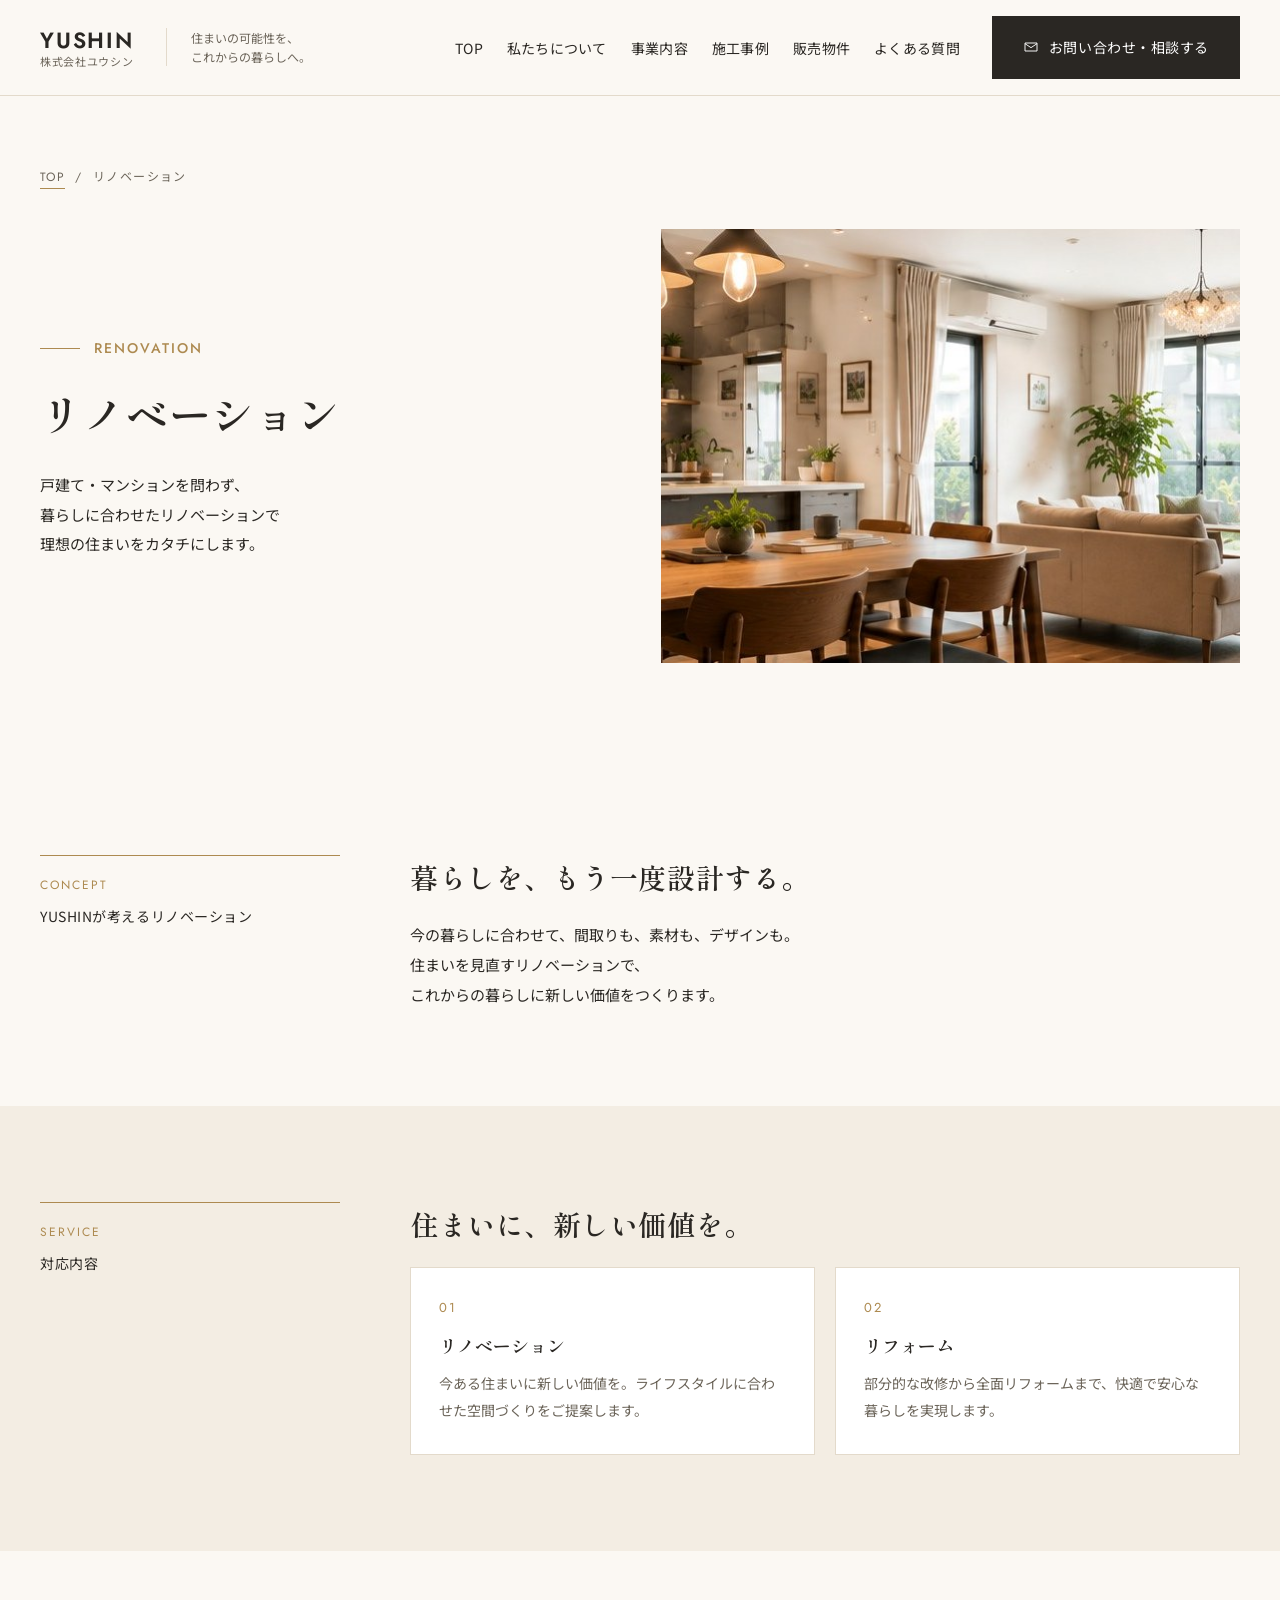
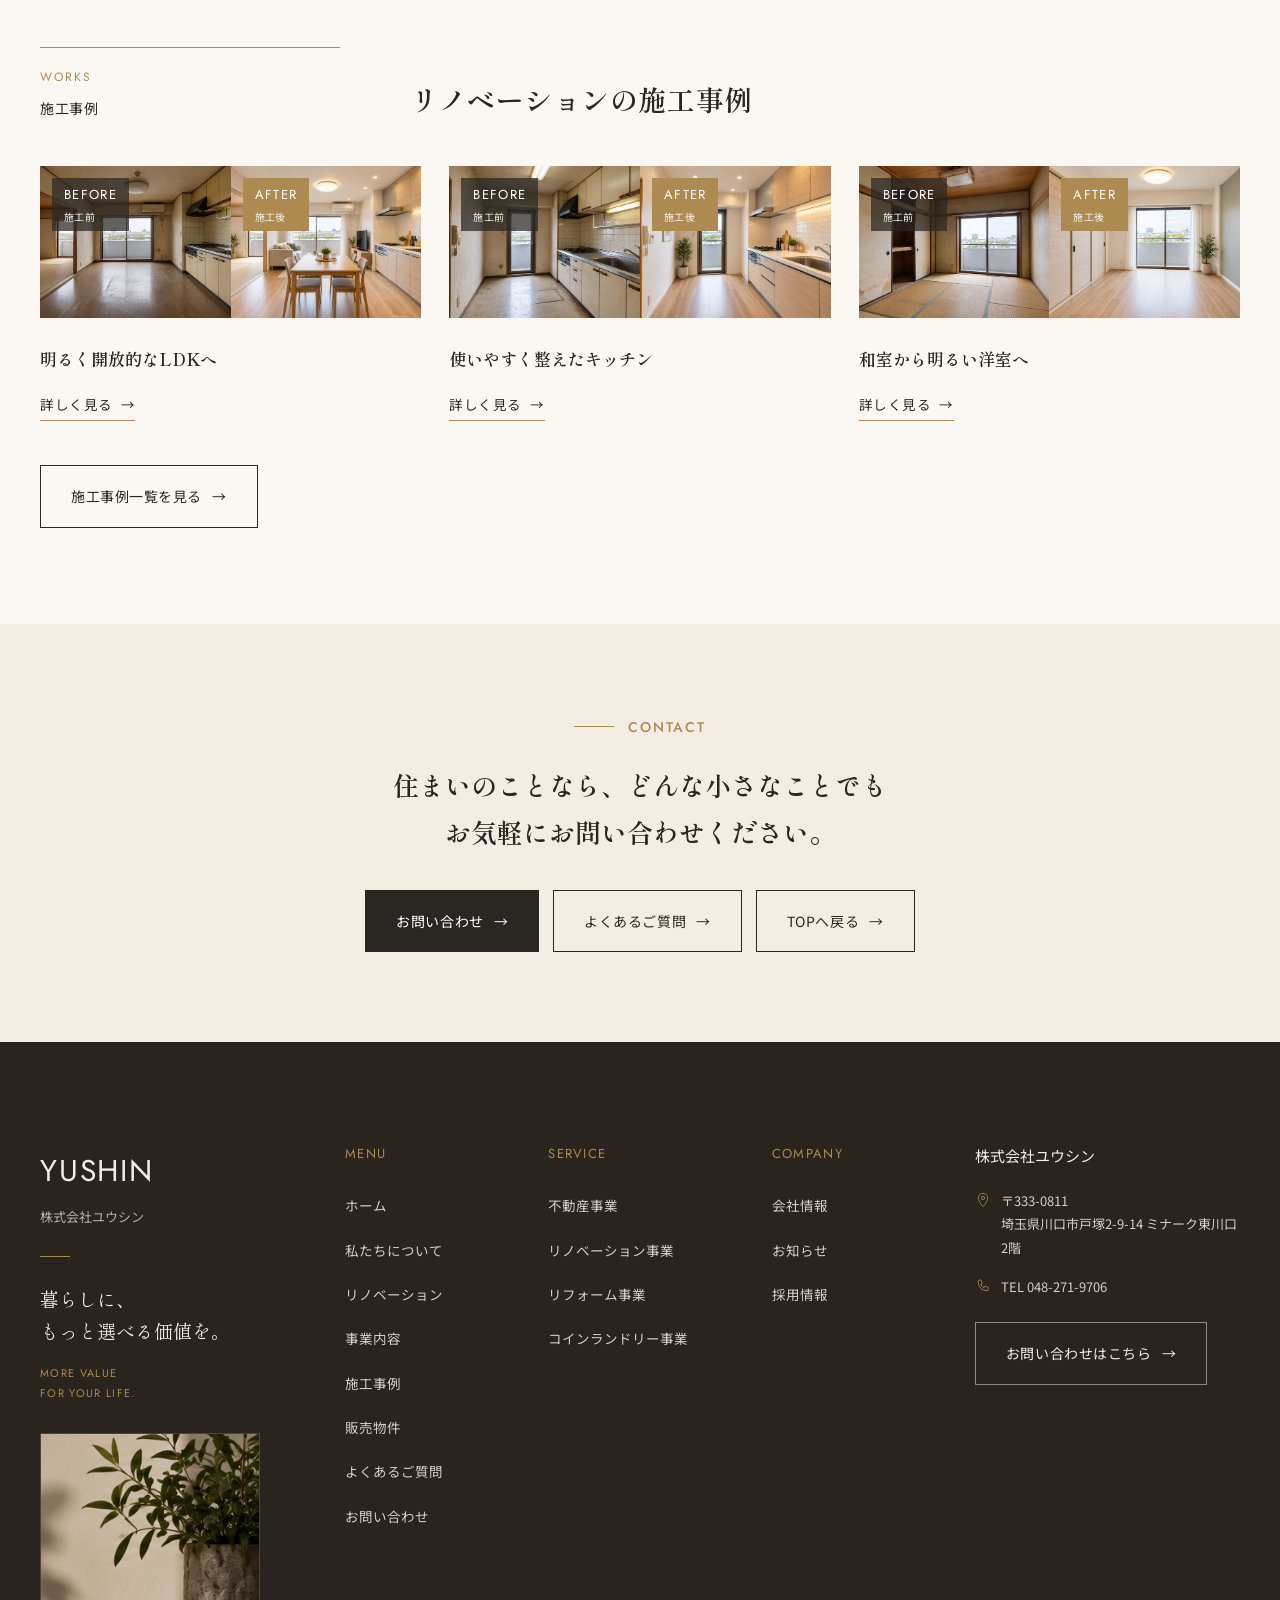
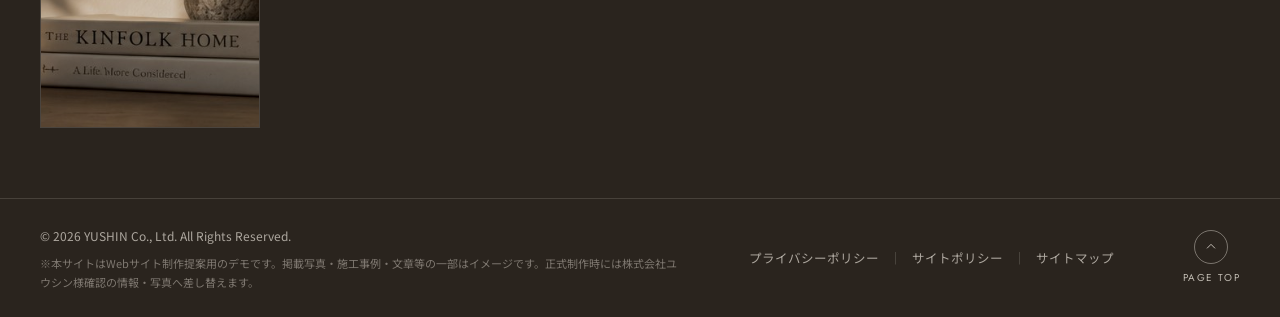
<file: renovation/index.html>
<!DOCTYPE html>
<html lang="ja">
<head>
<meta charset="UTF-8">
<meta name="viewport" content="width=device-width, initial-scale=1">
<meta name="robots" content="noindex, nofollow">
<title>リノベーション｜株式会社ユウシン（提案用デモ）</title>
<link rel="preconnect" href="https://fonts.googleapis.com">
<link rel="preconnect" href="https://fonts.gstatic.com" crossorigin>
<link rel="stylesheet" href="https://fonts.googleapis.com/css2?family=Shippori+Mincho:wght@400;500;600;800&amp;family=Noto+Sans+JP:wght@300;400;500;600;700&amp;family=Cormorant+Garamond:ital,wght@1,400;1,500;1,600&amp;family=Jost:wght@400;500;600&amp;display=swap">
<link rel="stylesheet" href="../styles/main.css">
<link rel="stylesheet" href="../styles/site.css">
<link rel="stylesheet" href="../styles/home-property.css">
<link rel="stylesheet" href="../styles/site-pages.css">
</head>
<body>

<a class="skip-link screen-reader-text" id="wp-skip-link" href="#wp--skip-link--target">内容をスキップ</a><div class="wp-site-blocks"><header class="site-header" id="hero">
  <div class="site-header__inner">
    <a class="brand" href="../#hero">
      <span class="brand__en">YUSHIN</span>
      <span class="brand__jp">株式会社ユウシン</span>
    </a>

    <p class="header-tagline">住まいの可能性を、<br>これからの暮らしへ。</p>

    <nav class="main-nav" id="mainNav">
      <ul>
        <li><a href="../#hero">TOP</a></li>
        <li><a href="../#about">私たちについて</a></li>
        <li><a href="../#service">事業内容</a></li>
        <li><a href="../#works">施工事例</a></li>
        <li><a href="../property/">販売物件</a></li>
        <li><a href="../#faq">よくある質問</a></li>
      </ul>
    </nav>

    <a href="../#contact" class="btn btn-dark header-cta">
      <svg class="icon" viewBox="0 0 24 24" aria-hidden="true"><path d="M3 6h18v12H3z" fill="none" stroke="currentColor" stroke-width="1.4"/><path d="M3 7l9 6 9-6" fill="none" stroke="currentColor" stroke-width="1.4"/></svg>
      お問い合わせ・相談する
    </a>

    <button class="nav-toggle" id="navToggle" aria-label="メニューを開く" aria-expanded="false" aria-controls="mainNav">
      <span></span><span></span><span></span>
    </button>
  </div>
</header>



<main id="wp--skip-link--target" class="wp-block-group is-layout-flow wp-block-group-is-layout-flow">
<section class="section sp-hero" id="sp-top">
  <div class="container">
    <nav class="sp-crumb" aria-label="現在地"><a href="../">TOP</a><span aria-hidden="true">/</span><span aria-current="page">リノベーション</span></nav>
    <div class="sp-hero__grid">
      <div class="sp-hero__text">
        <p class="eyebrow"><span class="eyebrow__line"></span><span class="eyebrow__label">RENOVATION</span></p>
        <h1 class="section-title sp-hero__title" data-ysp-field="title">リノベーション</h1>
        <p class="section-desc sp-hero__lead" data-ysp-field="lead">戸建て・マンションを問わず、<br>
暮らしに合わせたリノベーションで<br>
理想の住まいをカタチにします。</p>
      </div>
      <div class="sp-hero__visual">
        <img class="photo sp-hero__photo" src="../images/photos/renovation.jpg" width="1276" height="435" alt="リノベーションのイメージ写真(提案用仮素材)">
      </div>
    </div>
  </div>
</section>

<section class="section sp-block" id="sp-concept">
  <div class="container sp-block__grid">
    <p class="sp-block__label"><span>CONCEPT</span>YUSHINが考えるリノベーション</p>
    <div class="sp-block__body">
      <h2 class="sp-block__title" data-ysp-field="concept_heading">暮らしを、もう一度設計する。</h2>
      <p class="sp-block__text" data-ysp-field="concept_text">今の暮らしに合わせて、間取りも、素材も、デザインも。<br>
住まいを見直すリノベーションで、<br>
これからの暮らしに新しい価値をつくります。</p>
    </div>
  </div>
</section>
<section class="section section--alt sp-block" id="sp-services">
  <div class="container sp-block__grid">
    <p class="sp-block__label"><span>SERVICE</span>対応内容</p>
    <div class="sp-block__body">
      <h2 class="sp-block__title" data-ysp-field="services_heading">住まいに、新しい価値を。</h2>
      <div class="sp-cards" data-ysp-field="services_items">
        <div class="sp-card">
          <p class="sp-card__num">01</p>
          <h3 class="sp-card__title">リノベーション</h3>
          <p class="sp-card__text">今ある住まいに新しい価値を。ライフスタイルに合わせた空間づくりをご提案します。</p>
        </div>
        <div class="sp-card">
          <p class="sp-card__num">02</p>
          <h3 class="sp-card__title">リフォーム</h3>
          <p class="sp-card__text">部分的な改修から全面リフォームまで、快適で安心な暮らしを実現します。</p>
        </div>
      </div>
    </div>
  </div>
</section>
<section class="section sp-block sp-works" id="sp-works">
  <div class="container">
    <div class="sp-works__head">
      <p class="sp-block__label"><span>WORKS</span>施工事例</p>
      <h2 class="sp-block__title" data-ysp-field="works_heading">リノベーションの施工事例</h2>
    </div>
    <div class="works-list sp-works__list">
      <article class="works-card">
        <a class="works-card__link" href="../works/01/" aria-label="明るく開放的なLDKへ の詳細を見る">
          <div class="works-card__photos">
            <div class="works-compare__frame">
              <span class="works-compare__tag works-compare__tag--before">BEFORE<small>施工前</small></span>
              <img width="1024" height="683" src="../images/works/works-01-before-1024.jpg" class="photo photo--compare" alt="施工前のLDKのイメージ写真(提案用の生成画像)" loading="lazy" sizes="auto, (max-width: 640px) 50vw, (max-width: 900px) 30vw, 200px" decoding="async" srcset="../images/works/works-01-before-1536.jpg 1536w, ../images/works/works-01-before-1024.jpg 1024w, ../images/works/works-01-before-640.jpg 640w" />            </div>
            <div class="works-compare__frame">
              <span class="works-compare__tag works-compare__tag--after">AFTER<small>施工後</small></span>
              <img width="1024" height="683" src="../images/works/works-01-after-1024.jpg" class="photo photo--compare" alt="施工後のLDKのイメージ写真(提案用の生成画像)" loading="lazy" sizes="auto, (max-width: 640px) 50vw, (max-width: 900px) 30vw, 200px" decoding="async" srcset="../images/works/works-01-after-1536.jpg 1536w, ../images/works/works-01-after-1024.jpg 1024w, ../images/works/works-01-after-640.jpg 640w" />            </div>
          </div>
          <div class="works-card__body">
            <h3 class="works-card__title">明るく開放的なLDKへ</h3>
            <span class="text-link">詳しく見る<span class="arrow">→</span></span>
          </div>
        </a>
      </article>
      <article class="works-card">
        <a class="works-card__link" href="../works/02/" aria-label="使いやすく整えたキッチン の詳細を見る">
          <div class="works-card__photos">
            <div class="works-compare__frame">
              <span class="works-compare__tag works-compare__tag--before">BEFORE<small>施工前</small></span>
              <img width="1024" height="683" src="../images/works/works-02-before-1024.jpg" class="photo photo--compare" alt="施工前のキッチンのイメージ写真(提案用の生成画像)" loading="lazy" sizes="auto, (max-width: 640px) 50vw, (max-width: 900px) 30vw, 200px" decoding="async" srcset="../images/works/works-02-before-1536.jpg 1536w, ../images/works/works-02-before-1024.jpg 1024w, ../images/works/works-02-before-640.jpg 640w" />            </div>
            <div class="works-compare__frame">
              <span class="works-compare__tag works-compare__tag--after">AFTER<small>施工後</small></span>
              <img width="1024" height="683" src="../images/works/works-02-after-1024.jpg" class="photo photo--compare" alt="施工後のキッチンのイメージ写真(提案用の生成画像)" loading="lazy" sizes="auto, (max-width: 640px) 50vw, (max-width: 900px) 30vw, 200px" decoding="async" srcset="../images/works/works-02-after-1536.jpg 1536w, ../images/works/works-02-after-1024.jpg 1024w, ../images/works/works-02-after-640.jpg 640w" />            </div>
          </div>
          <div class="works-card__body">
            <h3 class="works-card__title">使いやすく整えたキッチン</h3>
            <span class="text-link">詳しく見る<span class="arrow">→</span></span>
          </div>
        </a>
      </article>
      <article class="works-card">
        <a class="works-card__link" href="../works/03/" aria-label="和室から明るい洋室へ の詳細を見る">
          <div class="works-card__photos">
            <div class="works-compare__frame">
              <span class="works-compare__tag works-compare__tag--before">BEFORE<small>施工前</small></span>
              <img width="1024" height="683" src="../images/works/works-03-before-1024.jpg" class="photo photo--compare" alt="施工前の和室・洋室のイメージ写真(提案用の生成画像)" loading="lazy" sizes="auto, (max-width: 640px) 50vw, (max-width: 900px) 30vw, 200px" decoding="async" srcset="../images/works/works-03-before-1536.jpg 1536w, ../images/works/works-03-before-1024.jpg 1024w, ../images/works/works-03-before-640.jpg 640w" />            </div>
            <div class="works-compare__frame">
              <span class="works-compare__tag works-compare__tag--after">AFTER<small>施工後</small></span>
              <img width="1024" height="683" src="../images/works/works-03-after-1024.jpg" class="photo photo--compare" alt="施工後の和室・洋室のイメージ写真(提案用の生成画像)" loading="lazy" sizes="auto, (max-width: 640px) 50vw, (max-width: 900px) 30vw, 200px" decoding="async" srcset="../images/works/works-03-after-1536.jpg 1536w, ../images/works/works-03-after-1024.jpg 1024w, ../images/works/works-03-after-640.jpg 640w" />            </div>
          </div>
          <div class="works-card__body">
            <h3 class="works-card__title">和室から明るい洋室へ</h3>
            <span class="text-link">詳しく見る<span class="arrow">→</span></span>
          </div>
        </a>
      </article>
    </div>
    <p class="sp-works__more"><a href="../works/" class="btn btn-outline">施工事例一覧を見る<span class="arrow">→</span></a></p>
  </div>
</section>

<section class="section section--alt sp-cta" id="sp-contact">
  <div class="container sp-cta__inner">
    <p class="eyebrow"><span class="eyebrow__line"></span><span class="eyebrow__label">CONTACT</span></p>
    <h2 class="sp-cta__title">住まいのことなら、どんな小さなことでも<br class="sp-br-pc">お気軽にお問い合わせください。</h2>
    <div class="sp-cta__actions">
      <a href="../#contact" class="btn btn-dark">お問い合わせ<span class="arrow">→</span></a>
      <a href="../#faq" class="btn btn-outline">よくあるご質問<span class="arrow">→</span></a>
      <a href="../" class="btn btn-outline">TOPへ戻る<span class="arrow">→</span></a>
    </div>
  </div>
</section>

</main>


<footer class="site-footer">
  <div class="container footer-top">
    <div class="footer-brand">
      <p class="footer-brand__en">YUSHIN</p>
      <p class="footer-brand__jp">株式会社ユウシン</p>
      <hr>
      <p class="footer-brand__copy">暮らしに、<br>もっと選べる価値を。</p>
      <p class="footer-brand__en2">MORE VALUE<br>FOR YOUR LIFE.</p>
      <div class="footer-photo">
        <img src="../images/photos/footer.jpg" width="268" height="360" alt="観葉植物と本が置かれたテーブルのイメージ写真(提案用仮素材)" loading="lazy">
      </div>
    </div>

    <nav class="footer-col" aria-label="メニュー">
      <p class="footer-col__title">MENU</p>
      <ul>
        <li><a href="../#hero">ホーム</a></li>
        <li><a href="../#about">私たちについて</a></li>
        <li><a href="./">リノベーション</a></li>
        <li><a href="../#service">事業内容</a></li>
        <li><a href="../works/">施工事例</a></li>
        <li><a href="../property/">販売物件</a></li>
        <li><a href="../#faq">よくあるご質問</a></li>
        <li><a href="../#contact">お問い合わせ</a></li>
      </ul>
    </nav>

    <nav class="footer-col" aria-label="サービス">
      <p class="footer-col__title">SERVICE</p>
      <ul>
        <li><a href="../business/#realestate">不動産事業</a></li>
        <li><a href="../business/#renovation">リノベーション事業</a></li>
        <li><a href="../business/#reform">リフォーム事業</a></li>
        <li><a href="../business/#laundry">コインランドリー事業</a></li>
      </ul>
    </nav>

    <nav class="footer-col" aria-label="会社">
      <p class="footer-col__title">COMPANY</p>
      <ul>
        <li><a href="../company/">会社情報</a></li>
        <li><a href="#">お知らせ</a></li>
        <li><a href="#">採用情報</a></li>
      </ul>
    </nav>

    <div class="footer-company" id="company-info">
      <p class="footer-company__name">株式会社ユウシン</p>
      <p class="footer-company__row">
        <svg viewBox="0 0 24 24" aria-hidden="true"><path d="M12 22s7-7.5 7-13a7 7 0 1 0-14 0c0 5.5 7 13 7 13z" fill="none" stroke="currentColor" stroke-width="1.3"/><circle cx="12" cy="9" r="2.4" fill="none" stroke="currentColor" stroke-width="1.3"/></svg>
        〒333-0811<br>埼玉県川口市戸塚2-9-14 ミナーク東川口2階      </p>
      <p class="footer-company__row">
        <svg viewBox="0 0 24 24" aria-hidden="true"><path d="M6 3h3l2 5-2.5 1.5a11 11 0 0 0 5 5L15 12l5 2v3a2 2 0 0 1-2 2C10.5 19 5 13.5 5 6a2 2 0 0 1 1-3z" fill="none" stroke="currentColor" stroke-width="1.3"/></svg>
        TEL 048-271-9706      </p>
      <a href="../#contact" class="btn btn-outline btn-outline--light">お問い合わせはこちら<span class="arrow">→</span></a>
    </div>
  </div>

  <div class="footer-bottom">
    <div class="container footer-bottom__inner">
      <p class="footer-copyright">© 2026 YUSHIN Co., Ltd. All Rights Reserved.<span class="footer-disclaimer">※本サイトはWebサイト制作提案用のデモです。掲載写真・施工事例・文章等の一部はイメージです。正式制作時には株式会社ユウシン様確認の情報・写真へ差し替えます。</span></p>
      <nav class="footer-legal" aria-label="法的情報">
        <a href="#">プライバシーポリシー</a><span>｜</span><a href="#">サイトポリシー</a><span>｜</span><a href="#">サイトマップ</a>
      </nav>
      <a href="../#hero" class="footer-top-btn" aria-label="ページトップへ戻る">
        <svg viewBox="0 0 24 24" aria-hidden="true"><path d="M6 14l6-6 6 6" fill="none" stroke="currentColor" stroke-width="1.5"/></svg>
        <span>PAGE TOP</span>
      </a>
    </div>
  </div>
</footer>

</div>
<script src="../scripts/main.js"></script>
</body>
</html>
</file>
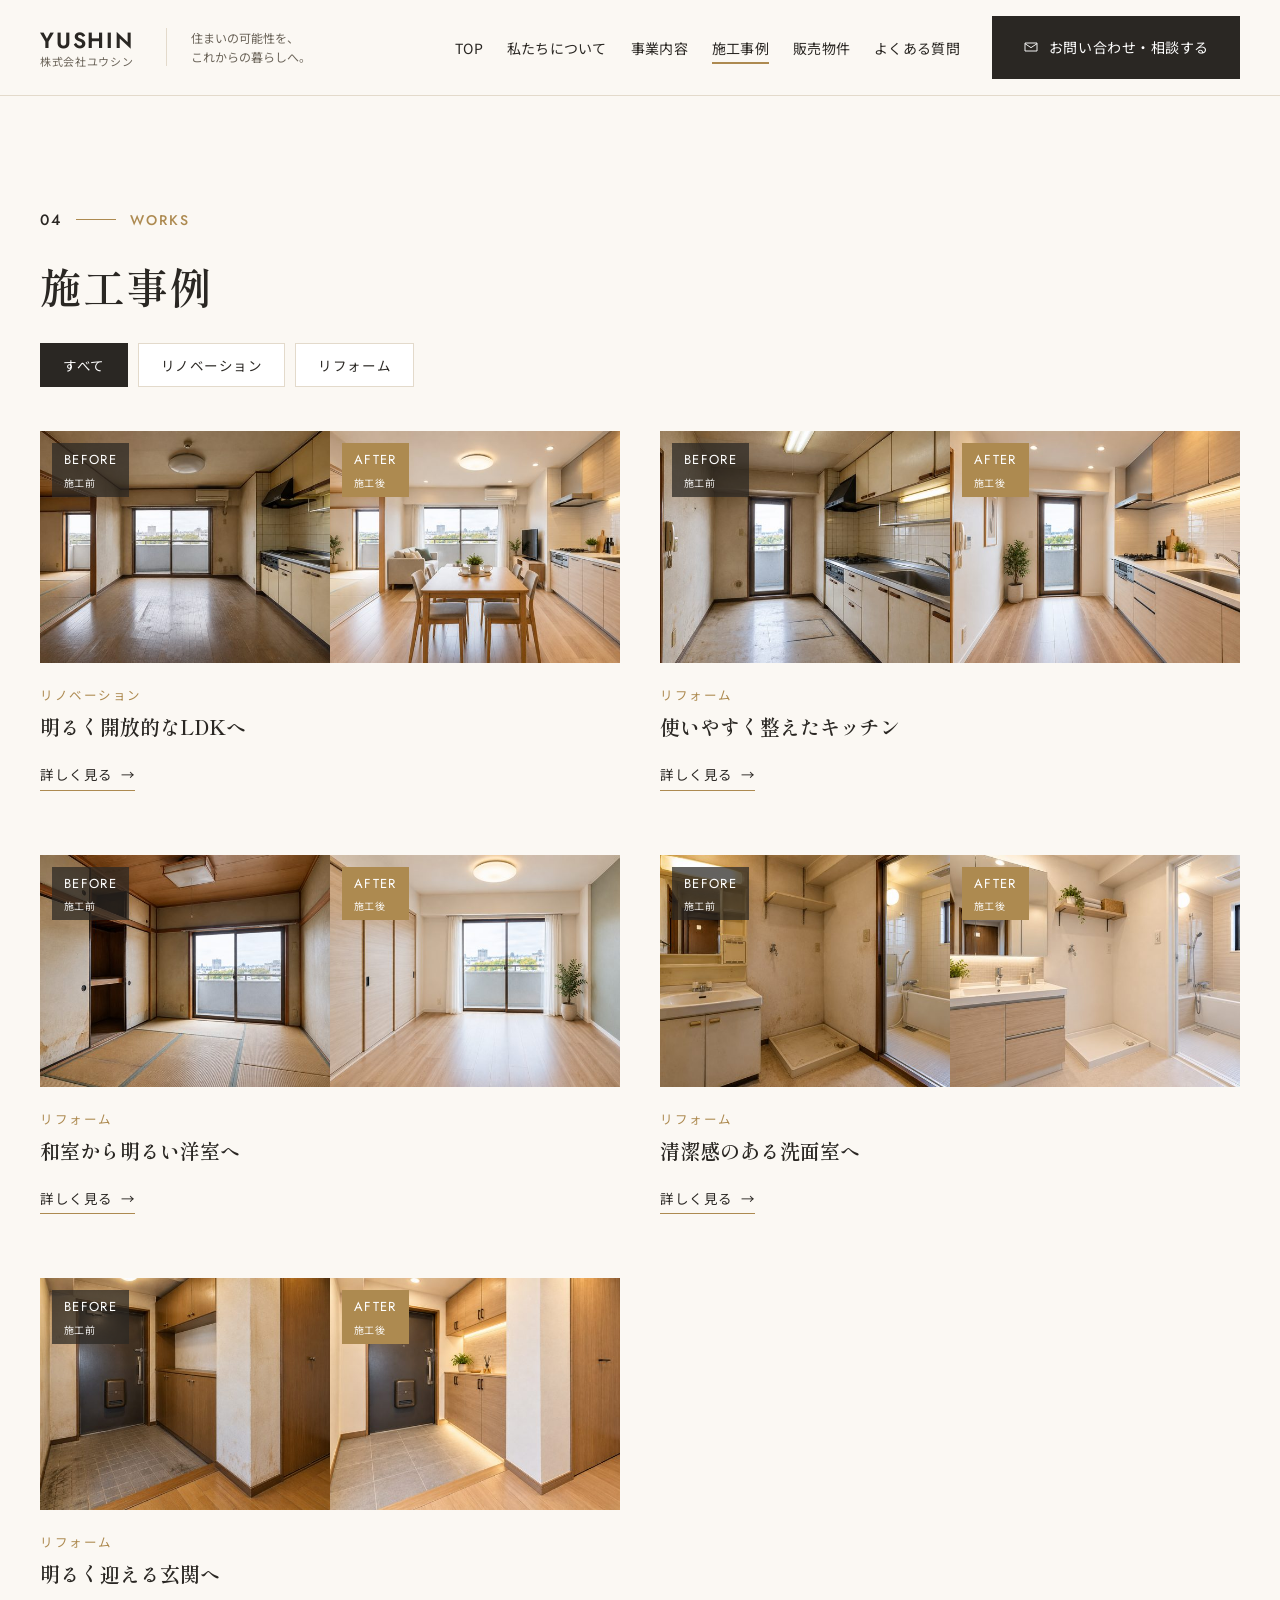
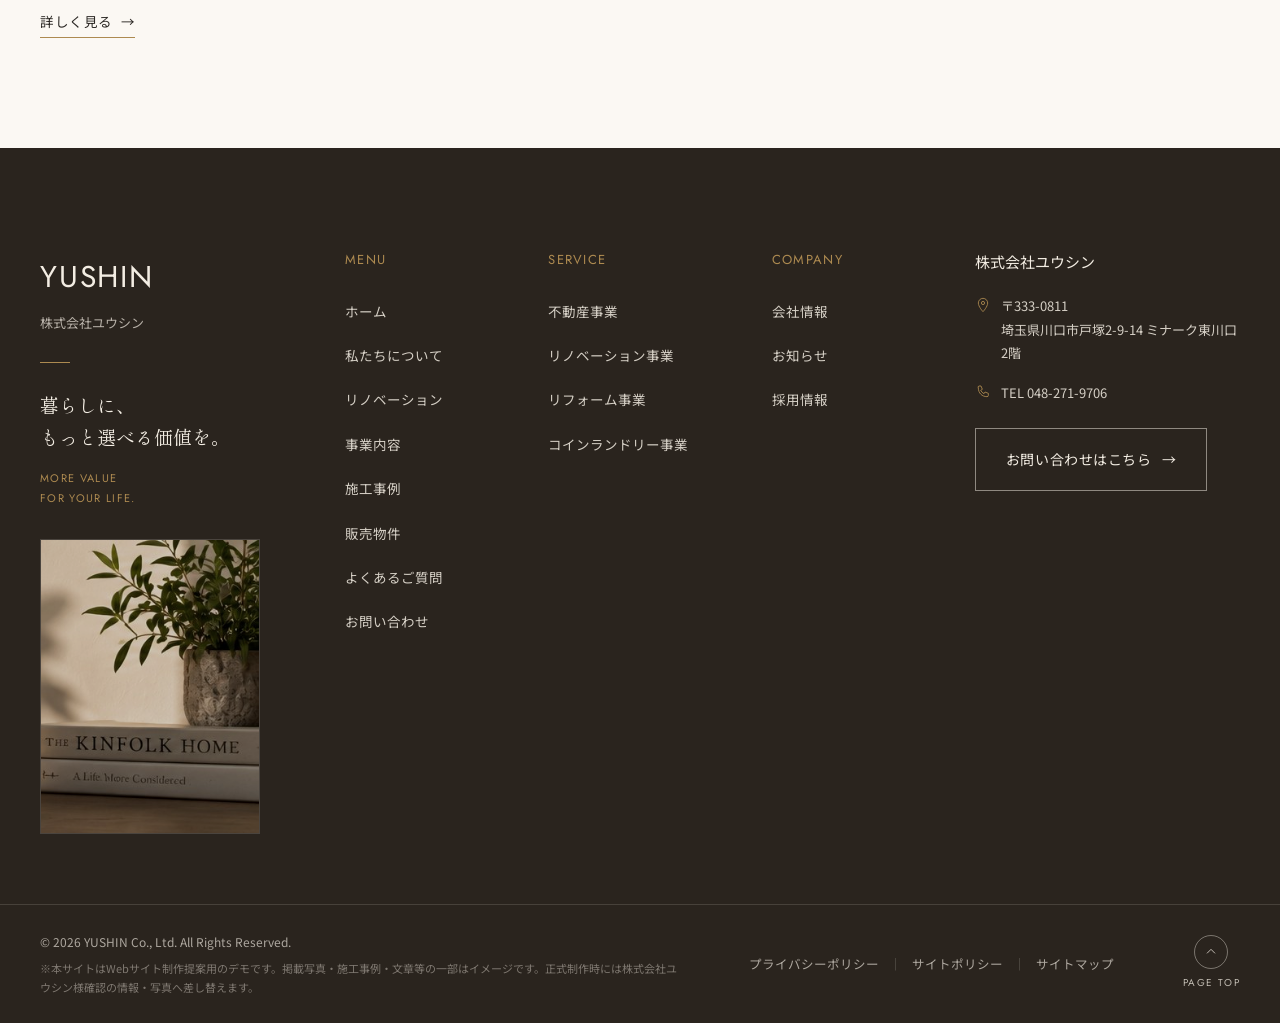
<file: works/index.html>
<!DOCTYPE html>
<html lang="ja">
<head>
<meta charset="UTF-8">
<meta name="viewport" content="width=device-width, initial-scale=1">
<meta name="robots" content="noindex, nofollow">
<title>施工事例｜株式会社ユウシン（提案用デモ）</title>
<link rel="preconnect" href="https://fonts.googleapis.com">
<link rel="preconnect" href="https://fonts.gstatic.com" crossorigin>
<link rel="stylesheet" href="https://fonts.googleapis.com/css2?family=Shippori+Mincho:wght@400;500;600;800&amp;family=Noto+Sans+JP:wght@300;400;500;600;700&amp;family=Cormorant+Garamond:ital,wght@1,400;1,500;1,600&amp;family=Jost:wght@400;500;600&amp;display=swap">
<link rel="stylesheet" href="../styles/main.css">
<link rel="stylesheet" href="../styles/site.css">
<link rel="stylesheet" href="../styles/home-property.css">
</head>
<body>

<a class="skip-link screen-reader-text" id="wp-skip-link" href="#wp--skip-link--target">内容をスキップ</a><div class="wp-site-blocks"><header class="site-header" id="hero">
  <div class="site-header__inner">
    <a class="brand" href="../#hero">
      <span class="brand__en">YUSHIN</span>
      <span class="brand__jp">株式会社ユウシン</span>
    </a>

    <p class="header-tagline">住まいの可能性を、<br>これからの暮らしへ。</p>

    <nav class="main-nav" id="mainNav">
      <ul>
        <li><a href="../#hero">TOP</a></li>
        <li><a href="../#about">私たちについて</a></li>
        <li><a href="../#service">事業内容</a></li>
        <li><a href="./" class="is-active" aria-current="page">施工事例</a></li>
        <li><a href="../property/">販売物件</a></li>
        <li><a href="../#faq">よくある質問</a></li>
      </ul>
    </nav>

    <a href="../#contact" class="btn btn-dark header-cta">
      <svg class="icon" viewBox="0 0 24 24" aria-hidden="true"><path d="M3 6h18v12H3z" fill="none" stroke="currentColor" stroke-width="1.4"/><path d="M3 7l9 6 9-6" fill="none" stroke="currentColor" stroke-width="1.4"/></svg>
      お問い合わせ・相談する
    </a>

    <button class="nav-toggle" id="navToggle" aria-label="メニューを開く" aria-expanded="false" aria-controls="mainNav">
      <span></span><span></span><span></span>
    </button>
  </div>
</header>



<main id="wp--skip-link--target" class="wp-block-group is-layout-flow wp-block-group-is-layout-flow">
<section class="section works-archive" id="works-archive">
  <div class="container">
    <div class="works-archive__head">
      <p class="eyebrow"><span class="eyebrow__num">04</span><span class="eyebrow__line"></span><span class="eyebrow__label">WORKS</span></p>
      <h1 class="section-title">施工事例</h1>
      <nav class="works-filter" data-works-filter hidden aria-label="施工事例の種別">
        <ul>
          <li><a href="#works-archive" data-work-type="" aria-current="page">すべて</a></li>
          <li><a href="#works-archive" data-work-type="renovation">リノベーション</a></li>
          <li><a href="#works-archive" data-work-type="reform">リフォーム</a></li>
        </ul>
      </nav>
    </div>

    <div class="works-list">
      <article class="works-card" data-work-type="renovation">
        <a class="works-card__link" href="01/" aria-label="明るく開放的なLDKへ の詳細を見る">
          <div class="works-card__photos">
            <div class="works-compare__frame">
              <span class="works-compare__tag works-compare__tag--before">BEFORE<small>施工前</small></span>
              <img width="1024" height="683" src="../images/works/works-01-before-1024.jpg" class="photo photo--compare" alt="施工前のLDKのイメージ写真(提案用の生成画像)" loading="lazy" sizes="auto, (max-width: 640px) 50vw, (max-width: 900px) 45vw, 300px" decoding="async" srcset="../images/works/works-01-before-1536.jpg 1536w, ../images/works/works-01-before-1024.jpg 1024w, ../images/works/works-01-before-640.jpg 640w" />            </div>
            <div class="works-compare__frame">
              <span class="works-compare__tag works-compare__tag--after">AFTER<small>施工後</small></span>
              <img width="1024" height="683" src="../images/works/works-01-after-1024.jpg" class="photo photo--compare" alt="施工後のLDKのイメージ写真(提案用の生成画像)" loading="lazy" sizes="auto, (max-width: 640px) 50vw, (max-width: 900px) 45vw, 300px" decoding="async" srcset="../images/works/works-01-after-1536.jpg 1536w, ../images/works/works-01-after-1024.jpg 1024w, ../images/works/works-01-after-640.jpg 640w" />            </div>
          </div>
          <div class="works-card__body">
            <p class="works-card__type">リノベーション</p>
            <h2 class="works-card__title">明るく開放的なLDKへ</h2>
            <span class="text-link">詳しく見る<span class="arrow">→</span></span>
          </div>
        </a>
      </article>
      <article class="works-card" data-work-type="reform">
        <a class="works-card__link" href="02/" aria-label="使いやすく整えたキッチン の詳細を見る">
          <div class="works-card__photos">
            <div class="works-compare__frame">
              <span class="works-compare__tag works-compare__tag--before">BEFORE<small>施工前</small></span>
              <img width="1024" height="683" src="../images/works/works-02-before-1024.jpg" class="photo photo--compare" alt="施工前のキッチンのイメージ写真(提案用の生成画像)" loading="lazy" sizes="auto, (max-width: 640px) 50vw, (max-width: 900px) 45vw, 300px" decoding="async" srcset="../images/works/works-02-before-1536.jpg 1536w, ../images/works/works-02-before-1024.jpg 1024w, ../images/works/works-02-before-640.jpg 640w" />            </div>
            <div class="works-compare__frame">
              <span class="works-compare__tag works-compare__tag--after">AFTER<small>施工後</small></span>
              <img width="1024" height="683" src="../images/works/works-02-after-1024.jpg" class="photo photo--compare" alt="施工後のキッチンのイメージ写真(提案用の生成画像)" loading="lazy" sizes="auto, (max-width: 640px) 50vw, (max-width: 900px) 45vw, 300px" decoding="async" srcset="../images/works/works-02-after-1536.jpg 1536w, ../images/works/works-02-after-1024.jpg 1024w, ../images/works/works-02-after-640.jpg 640w" />            </div>
          </div>
          <div class="works-card__body">
            <p class="works-card__type">リフォーム</p>
            <h2 class="works-card__title">使いやすく整えたキッチン</h2>
            <span class="text-link">詳しく見る<span class="arrow">→</span></span>
          </div>
        </a>
      </article>
      <article class="works-card" data-work-type="reform">
        <a class="works-card__link" href="03/" aria-label="和室から明るい洋室へ の詳細を見る">
          <div class="works-card__photos">
            <div class="works-compare__frame">
              <span class="works-compare__tag works-compare__tag--before">BEFORE<small>施工前</small></span>
              <img width="1024" height="683" src="../images/works/works-03-before-1024.jpg" class="photo photo--compare" alt="施工前の和室・洋室のイメージ写真(提案用の生成画像)" loading="lazy" sizes="auto, (max-width: 640px) 50vw, (max-width: 900px) 45vw, 300px" decoding="async" srcset="../images/works/works-03-before-1536.jpg 1536w, ../images/works/works-03-before-1024.jpg 1024w, ../images/works/works-03-before-640.jpg 640w" />            </div>
            <div class="works-compare__frame">
              <span class="works-compare__tag works-compare__tag--after">AFTER<small>施工後</small></span>
              <img width="1024" height="683" src="../images/works/works-03-after-1024.jpg" class="photo photo--compare" alt="施工後の和室・洋室のイメージ写真(提案用の生成画像)" loading="lazy" sizes="auto, (max-width: 640px) 50vw, (max-width: 900px) 45vw, 300px" decoding="async" srcset="../images/works/works-03-after-1536.jpg 1536w, ../images/works/works-03-after-1024.jpg 1024w, ../images/works/works-03-after-640.jpg 640w" />            </div>
          </div>
          <div class="works-card__body">
            <p class="works-card__type">リフォーム</p>
            <h2 class="works-card__title">和室から明るい洋室へ</h2>
            <span class="text-link">詳しく見る<span class="arrow">→</span></span>
          </div>
        </a>
      </article>
      <article class="works-card" data-work-type="reform">
        <a class="works-card__link" href="04/" aria-label="清潔感のある洗面室へ の詳細を見る">
          <div class="works-card__photos">
            <div class="works-compare__frame">
              <span class="works-compare__tag works-compare__tag--before">BEFORE<small>施工前</small></span>
              <img width="1024" height="683" src="../images/works/works-04-before-1024.jpg" class="photo photo--compare" alt="施工前の洗面室のイメージ写真(提案用の生成画像)" loading="lazy" sizes="auto, (max-width: 640px) 50vw, (max-width: 900px) 45vw, 300px" decoding="async" srcset="../images/works/works-04-before-1536.jpg 1536w, ../images/works/works-04-before-1024.jpg 1024w, ../images/works/works-04-before-640.jpg 640w" />            </div>
            <div class="works-compare__frame">
              <span class="works-compare__tag works-compare__tag--after">AFTER<small>施工後</small></span>
              <img width="1024" height="683" src="../images/works/works-04-after-1024.jpg" class="photo photo--compare" alt="施工後の洗面室のイメージ写真(提案用の生成画像)" loading="lazy" sizes="auto, (max-width: 640px) 50vw, (max-width: 900px) 45vw, 300px" decoding="async" srcset="../images/works/works-04-after-1536.jpg 1536w, ../images/works/works-04-after-1024.jpg 1024w, ../images/works/works-04-after-640.jpg 640w" />            </div>
          </div>
          <div class="works-card__body">
            <p class="works-card__type">リフォーム</p>
            <h2 class="works-card__title">清潔感のある洗面室へ</h2>
            <span class="text-link">詳しく見る<span class="arrow">→</span></span>
          </div>
        </a>
      </article>
      <article class="works-card" data-work-type="reform">
        <a class="works-card__link" href="05/" aria-label="明るく迎える玄関へ の詳細を見る">
          <div class="works-card__photos">
            <div class="works-compare__frame">
              <span class="works-compare__tag works-compare__tag--before">BEFORE<small>施工前</small></span>
              <img width="1024" height="683" src="../images/works/works-05-before-1024.jpg" class="photo photo--compare" alt="施工前の玄関のイメージ写真(提案用の生成画像)" loading="lazy" sizes="auto, (max-width: 640px) 50vw, (max-width: 900px) 45vw, 300px" decoding="async" srcset="../images/works/works-05-before-1536.jpg 1536w, ../images/works/works-05-before-1024.jpg 1024w, ../images/works/works-05-before-640.jpg 640w" />            </div>
            <div class="works-compare__frame">
              <span class="works-compare__tag works-compare__tag--after">AFTER<small>施工後</small></span>
              <img width="1024" height="683" src="../images/works/works-05-after-1024.jpg" class="photo photo--compare" alt="施工後の玄関のイメージ写真(提案用の生成画像)" loading="lazy" sizes="auto, (max-width: 640px) 50vw, (max-width: 900px) 45vw, 300px" decoding="async" srcset="../images/works/works-05-after-1536.jpg 1536w, ../images/works/works-05-after-1024.jpg 1024w, ../images/works/works-05-after-640.jpg 640w" />            </div>
          </div>
          <div class="works-card__body">
            <p class="works-card__type">リフォーム</p>
            <h2 class="works-card__title">明るく迎える玄関へ</h2>
            <span class="text-link">詳しく見る<span class="arrow">→</span></span>
          </div>
        </a>
      </article>
    </div>
  </div>
</section>

</main>


<footer class="site-footer">
  <div class="container footer-top">
    <div class="footer-brand">
      <p class="footer-brand__en">YUSHIN</p>
      <p class="footer-brand__jp">株式会社ユウシン</p>
      <hr>
      <p class="footer-brand__copy">暮らしに、<br>もっと選べる価値を。</p>
      <p class="footer-brand__en2">MORE VALUE<br>FOR YOUR LIFE.</p>
      <div class="footer-photo">
        <img src="../images/photos/footer.jpg" width="268" height="360" alt="観葉植物と本が置かれたテーブルのイメージ写真(提案用仮素材)" loading="lazy">
      </div>
    </div>

    <nav class="footer-col" aria-label="メニュー">
      <p class="footer-col__title">MENU</p>
      <ul>
        <li><a href="../#hero">ホーム</a></li>
        <li><a href="../#about">私たちについて</a></li>
        <li><a href="../renovation/">リノベーション</a></li>
        <li><a href="../#service">事業内容</a></li>
        <li><a href="#works-archive" data-work-type="">施工事例</a></li>
        <li><a href="../property/">販売物件</a></li>
        <li><a href="../#faq">よくあるご質問</a></li>
        <li><a href="../#contact">お問い合わせ</a></li>
      </ul>
    </nav>

    <nav class="footer-col" aria-label="サービス">
      <p class="footer-col__title">SERVICE</p>
      <ul>
        <li><a href="../business/#realestate">不動産事業</a></li>
        <li><a href="../business/#renovation">リノベーション事業</a></li>
        <li><a href="../business/#reform">リフォーム事業</a></li>
        <li><a href="../business/#laundry">コインランドリー事業</a></li>
      </ul>
    </nav>

    <nav class="footer-col" aria-label="会社">
      <p class="footer-col__title">COMPANY</p>
      <ul>
        <li><a href="../company/">会社情報</a></li>
        <li><a href="#">お知らせ</a></li>
        <li><a href="#">採用情報</a></li>
      </ul>
    </nav>

    <div class="footer-company" id="company-info">
      <p class="footer-company__name">株式会社ユウシン</p>
      <p class="footer-company__row">
        <svg viewBox="0 0 24 24" aria-hidden="true"><path d="M12 22s7-7.5 7-13a7 7 0 1 0-14 0c0 5.5 7 13 7 13z" fill="none" stroke="currentColor" stroke-width="1.3"/><circle cx="12" cy="9" r="2.4" fill="none" stroke="currentColor" stroke-width="1.3"/></svg>
        〒333-0811<br>埼玉県川口市戸塚2-9-14 ミナーク東川口2階      </p>
      <p class="footer-company__row">
        <svg viewBox="0 0 24 24" aria-hidden="true"><path d="M6 3h3l2 5-2.5 1.5a11 11 0 0 0 5 5L15 12l5 2v3a2 2 0 0 1-2 2C10.5 19 5 13.5 5 6a2 2 0 0 1 1-3z" fill="none" stroke="currentColor" stroke-width="1.3"/></svg>
        TEL 048-271-9706      </p>
      <a href="../#contact" class="btn btn-outline btn-outline--light">お問い合わせはこちら<span class="arrow">→</span></a>
    </div>
  </div>

  <div class="footer-bottom">
    <div class="container footer-bottom__inner">
      <p class="footer-copyright">© 2026 YUSHIN Co., Ltd. All Rights Reserved.<span class="footer-disclaimer">※本サイトはWebサイト制作提案用のデモです。掲載写真・施工事例・文章等の一部はイメージです。正式制作時には株式会社ユウシン様確認の情報・写真へ差し替えます。</span></p>
      <nav class="footer-legal" aria-label="法的情報">
        <a href="#">プライバシーポリシー</a><span>｜</span><a href="#">サイトポリシー</a><span>｜</span><a href="#">サイトマップ</a>
      </nav>
      <a href="../#hero" class="footer-top-btn" aria-label="ページトップへ戻る">
        <svg viewBox="0 0 24 24" aria-hidden="true"><path d="M6 14l6-6 6 6" fill="none" stroke="currentColor" stroke-width="1.5"/></svg>
        <span>PAGE TOP</span>
      </a>
    </div>
  </div>
</footer>

</div>
<script src="../scripts/main.js"></script>
<script src="../scripts/works-filter.js"></script>
</body>
</html>
</file>
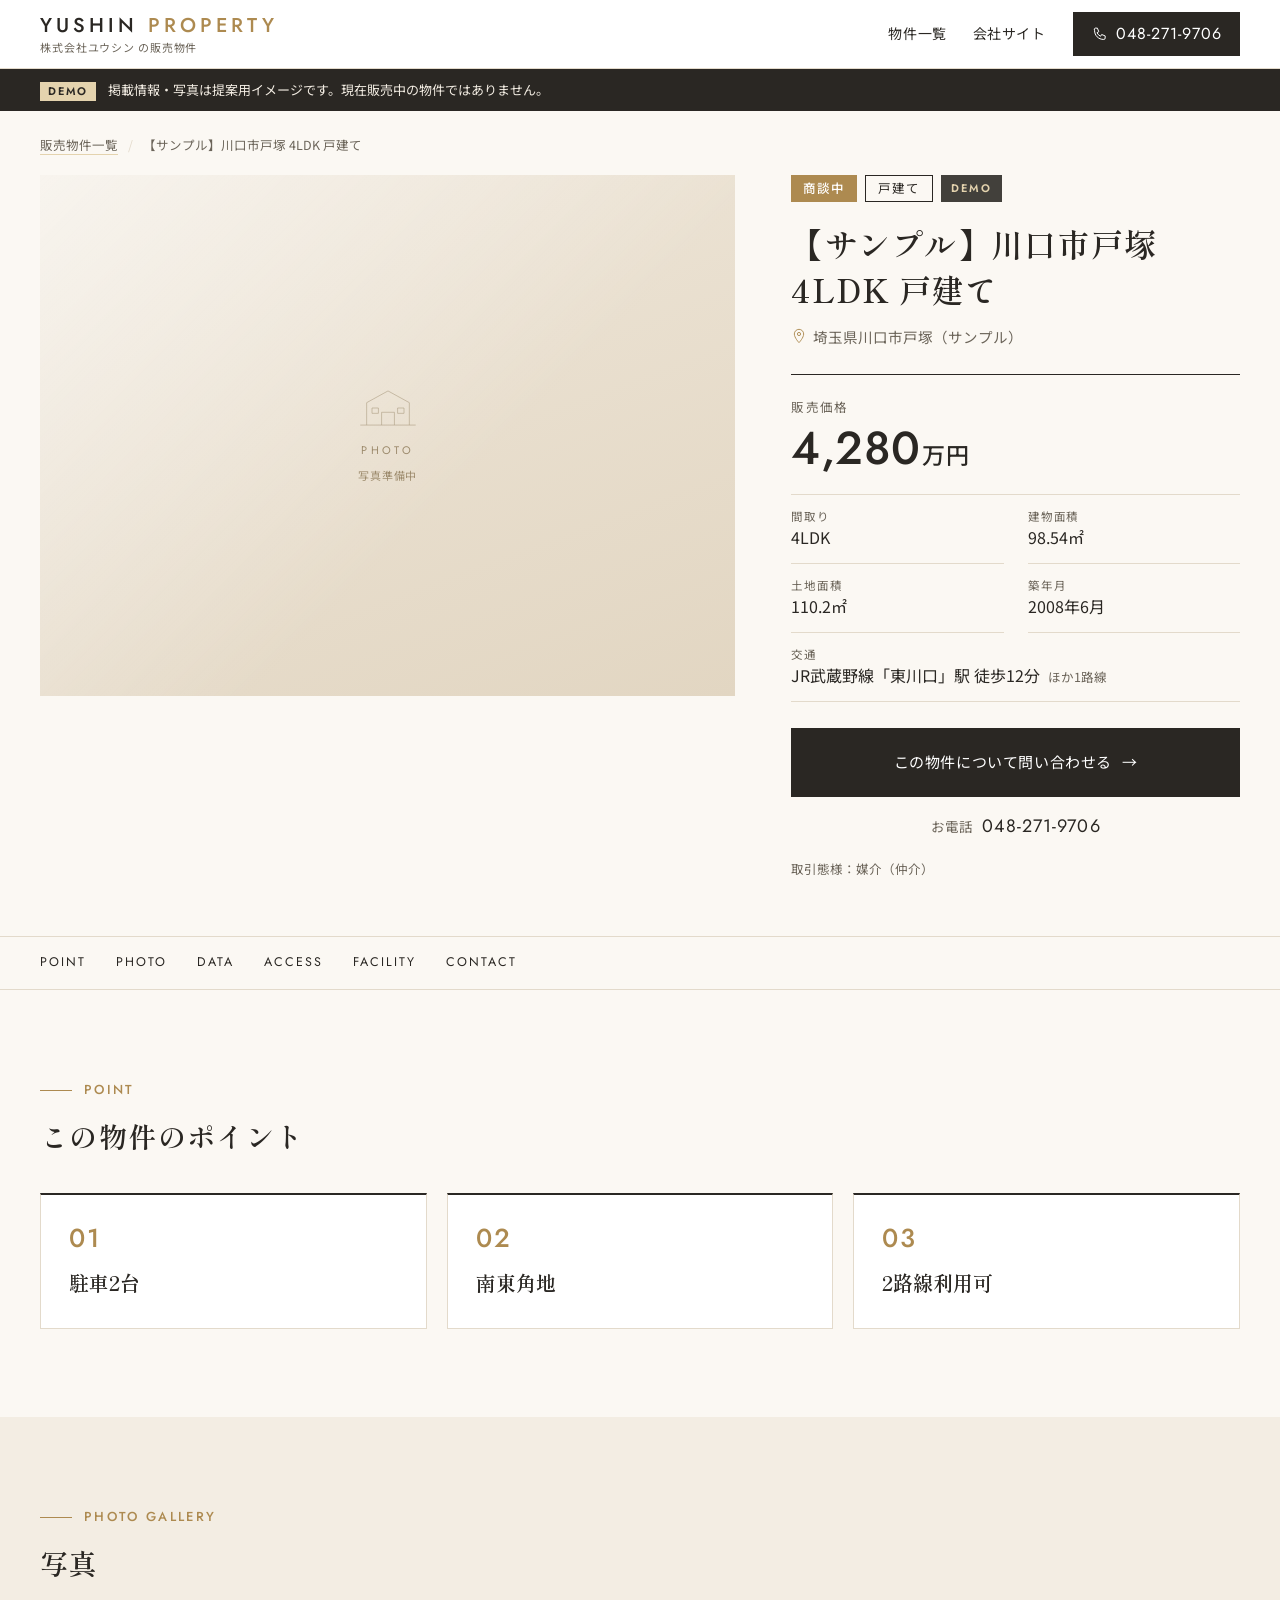
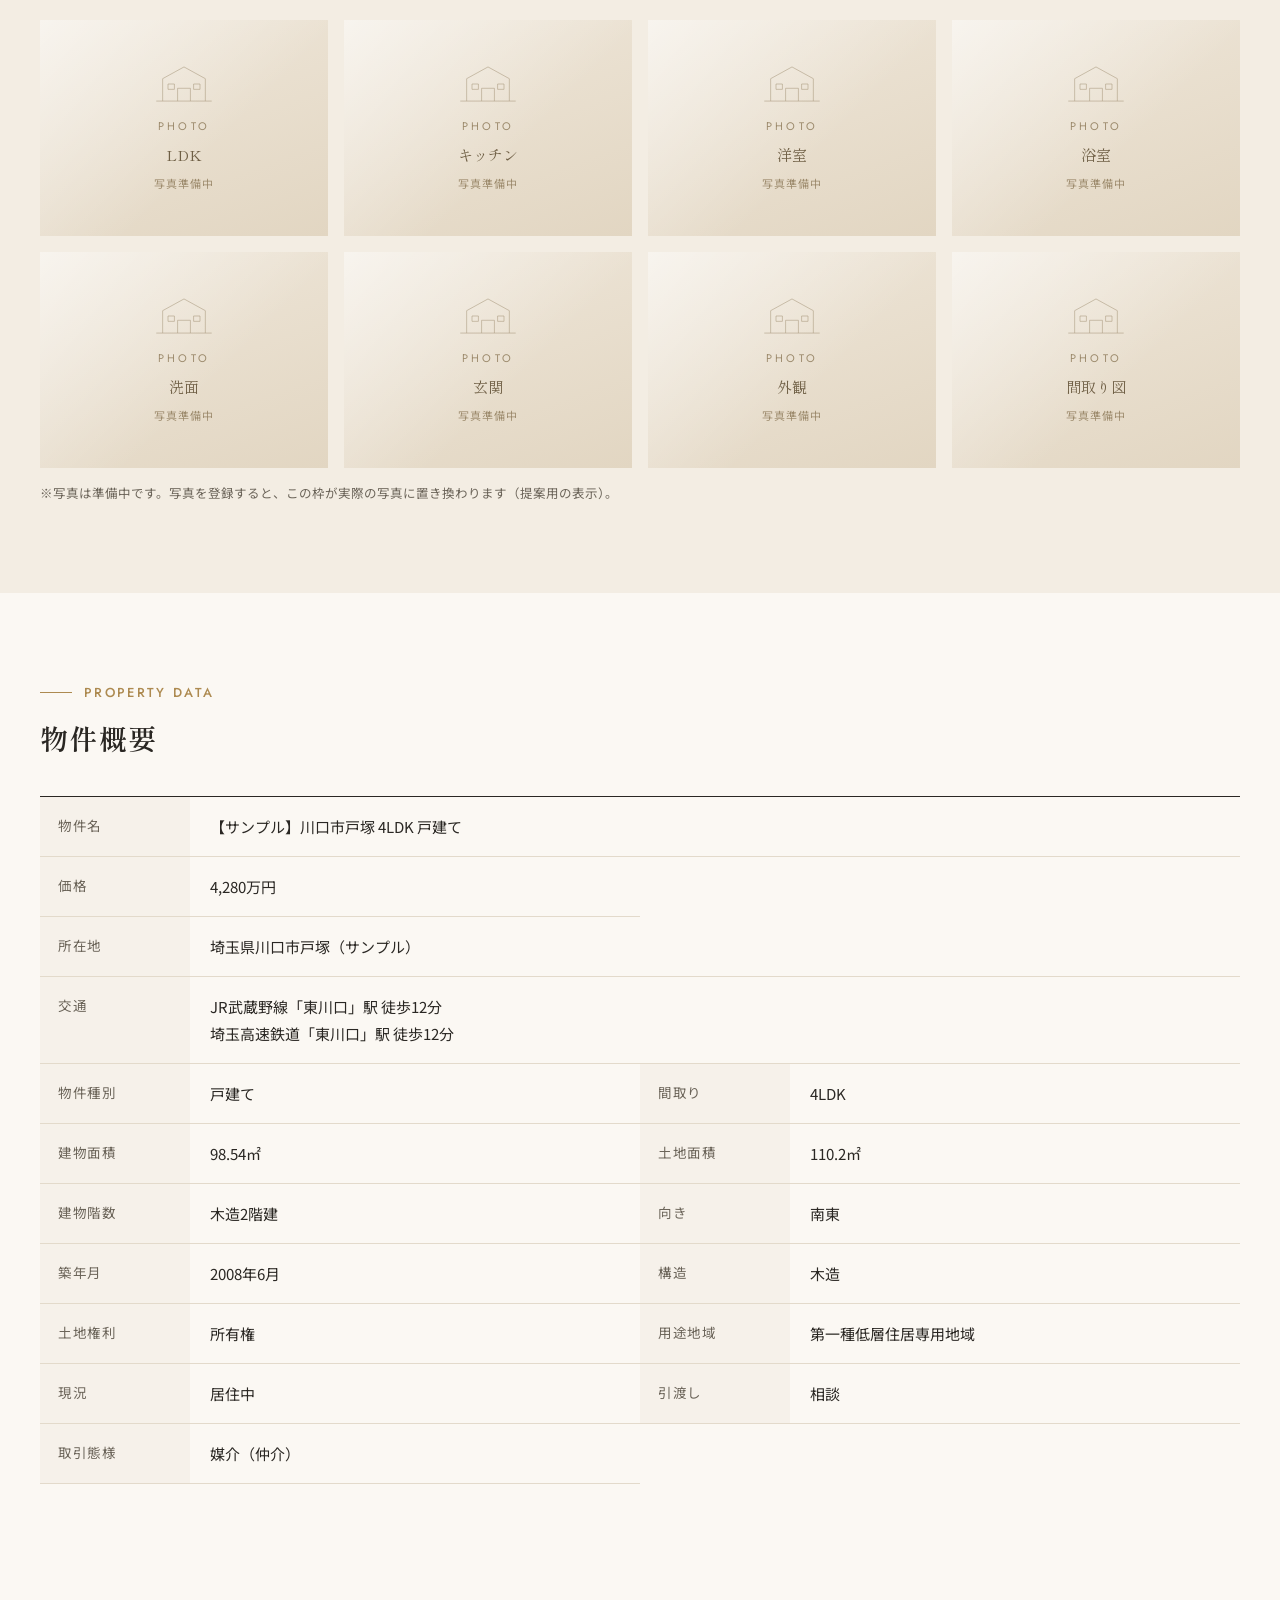
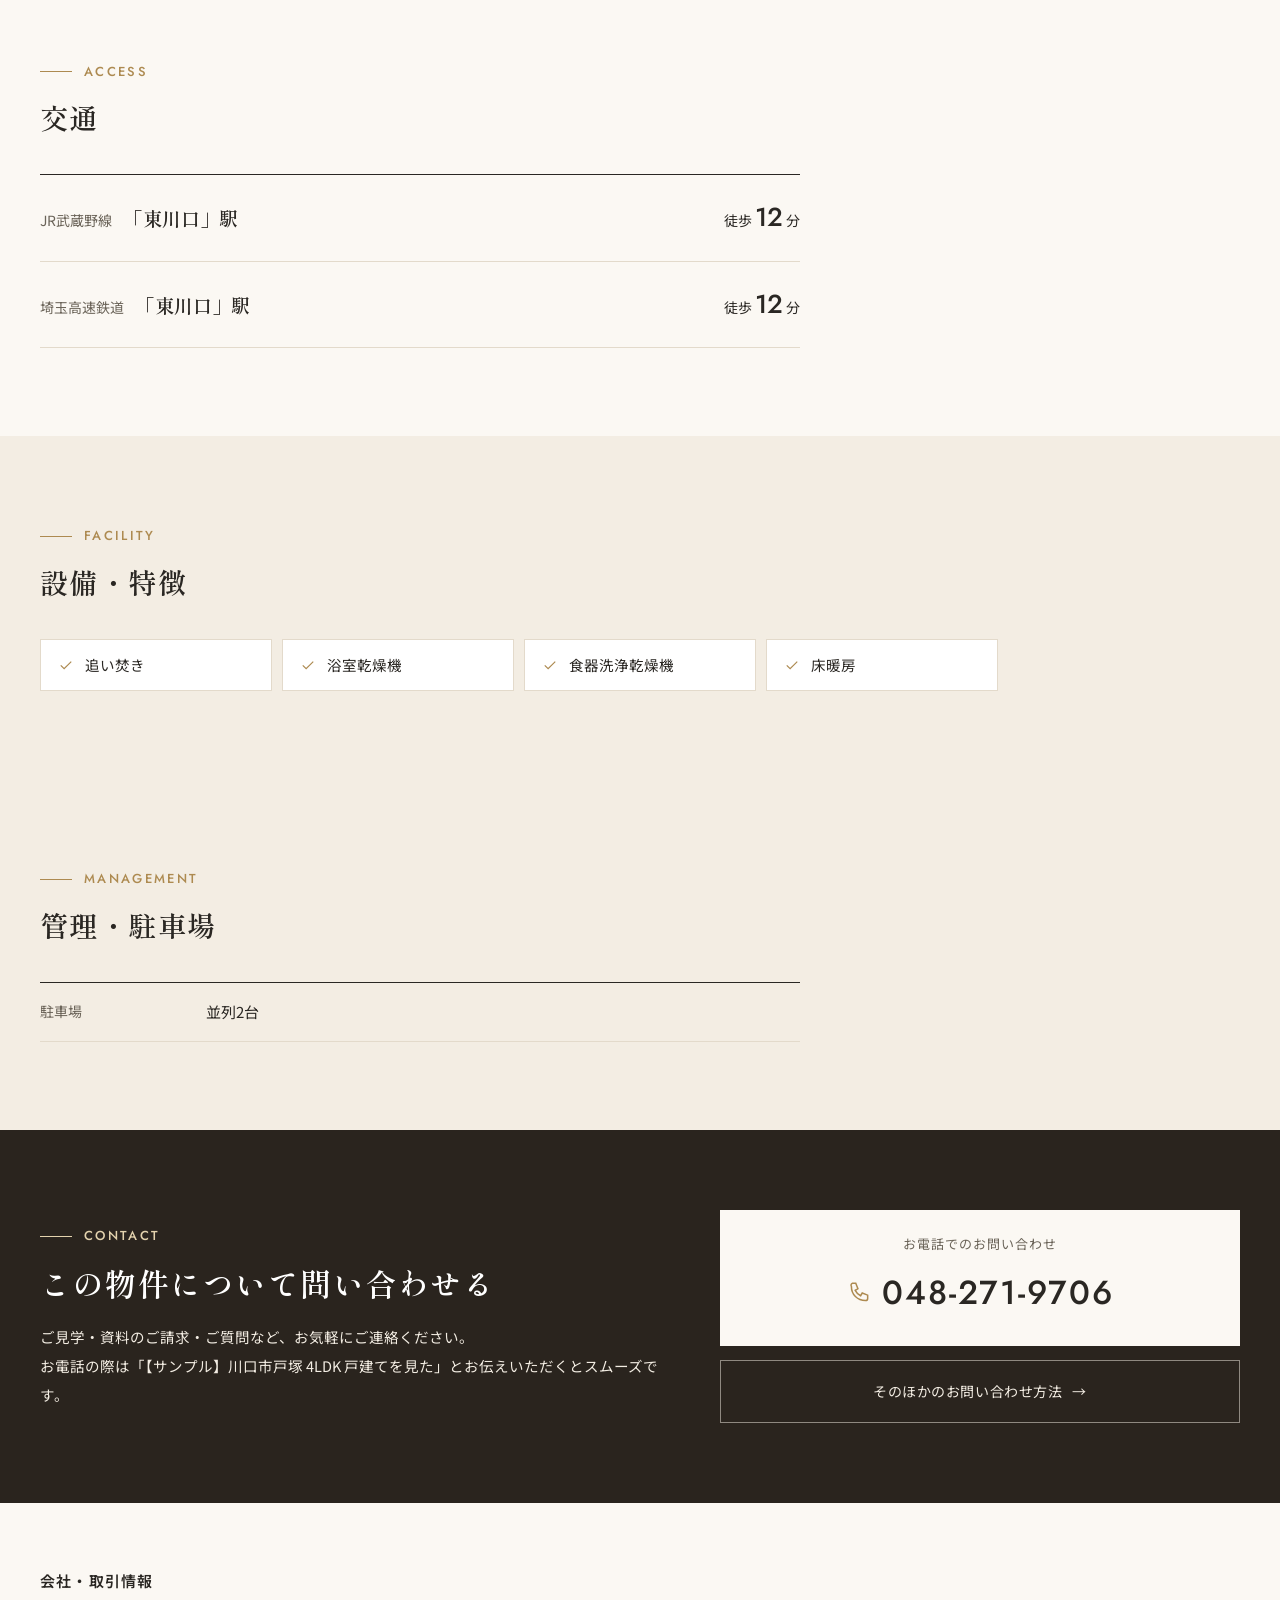
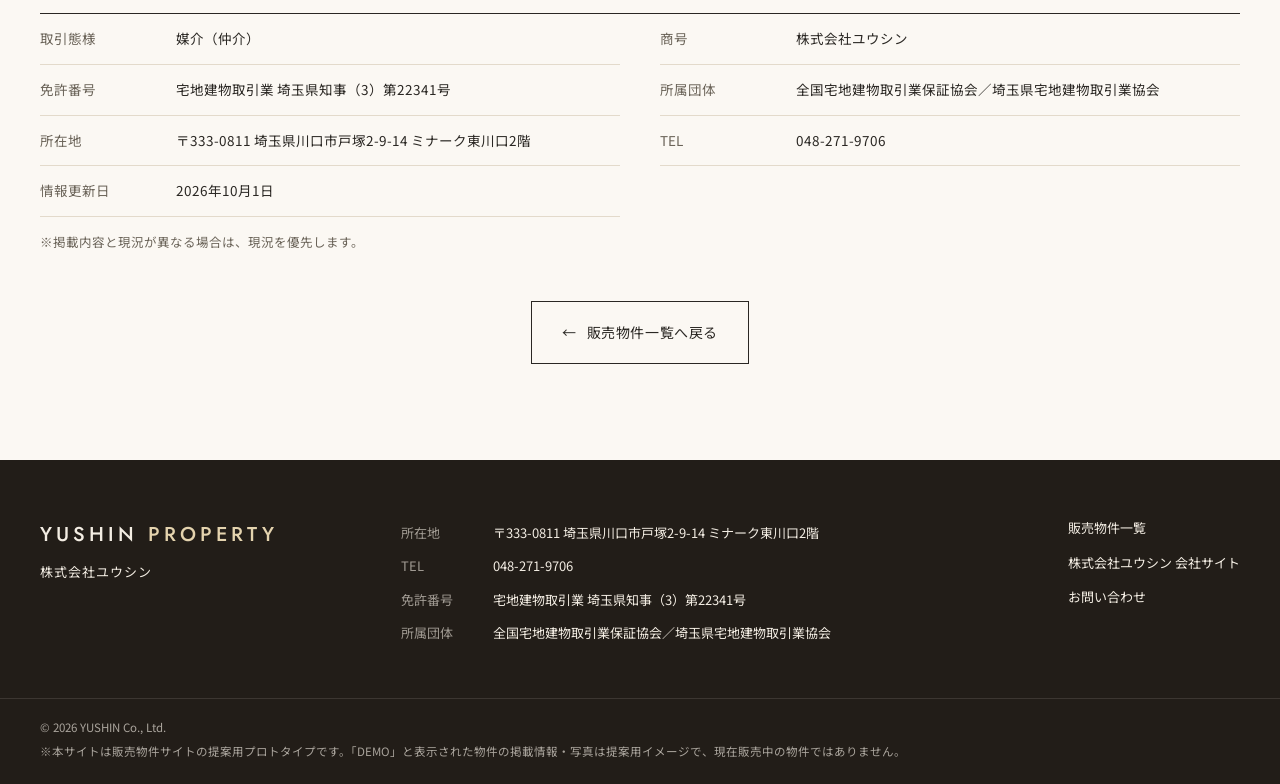
<file: property/no-98/index.html>
<!DOCTYPE html>
<html lang="ja">
<head>
<meta charset="UTF-8">
<meta name="viewport" content="width=device-width, initial-scale=1">
<meta name="robots" content="noindex, nofollow">
<title>【サンプル】川口市戸塚 4LDK 戸建て｜YUSHIN PROPERTY｜株式会社ユウシン（提案用デモ）</title>
<link rel="preconnect" href="https://fonts.googleapis.com">
<link rel="preconnect" href="https://fonts.gstatic.com" crossorigin>
<link rel="stylesheet" href="https://fonts.googleapis.com/css2?family=Shippori+Mincho:wght@400;500;600;800&amp;family=Noto+Sans+JP:wght@300;400;500;600;700&amp;family=Cormorant+Garamond:ital,wght@1,400;1,500;1,600&amp;family=Jost:wght@400;500;600&amp;display=swap">
<link rel="stylesheet" href="../../styles/main.css">
<link rel="stylesheet" href="../../styles/site.css">
<link rel="stylesheet" href="../../styles/property.css">
</head>
<body>

<a class="skip-link screen-reader-text" id="wp-skip-link" href="#wp--skip-link--target">内容をスキップ</a><div class="wp-site-blocks"><header class="pp-header">
  <div class="pp-container pp-header__inner">
    <a class="pp-brand" href="../">
      <span class="pp-brand__en">YUSHIN <span>PROPERTY</span></span>
      <span class="pp-brand__jp">株式会社ユウシン の販売物件</span>
    </a>
    <nav class="pp-header__nav" aria-label="物件サイト">
      <a href="../">物件一覧</a>
      <a href="../../">会社サイト</a>
    </nav>
    <a class="pp-header__tel" href="tel:0482719706">
      <svg viewBox="0 0 24 24" aria-hidden="true"><path d="M6 3h3l2 5-2.5 1.5a11 11 0 0 0 5 5L15 12l5 2v3a2 2 0 0 1-2 2C10.5 19 5 13.5 5 6a2 2 0 0 1 1-3z" fill="none" stroke="currentColor" stroke-width="1.4"/></svg>
      <span class="pp-header__tel-num">048-271-9706</span>
    </a>
  </div>
</header>



<main id="wp--skip-link--target" class="wp-block-group pp-main is-layout-flow wp-block-group-is-layout-flow">
<div class="pp-demo-bar" role="note"><div class="pp-container"><span class="pp-demo-bar__tag">DEMO</span>掲載情報・写真は提案用イメージです。現在販売中の物件ではありません。</div></div>

<article class="pp-single" id="property-98">
  <div class="pp-container">
    <nav class="pp-crumbs" aria-label="パンくずリスト">
      <ol>
        <li><a href="../">販売物件一覧</a></li>
        <li aria-current="page">【サンプル】川口市戸塚 4LDK 戸建て</li>
      </ol>
    </nav>
  </div>

  <!-- HERO -->
  <section class="pp-hero" aria-label="物件の概要">
    <div class="pp-container pp-hero__grid">
      <div class="pp-hero__media">
        <div class="pp-hero__photo">
          	<div class="pp-ph" role="img" aria-label="写真準備中">
		<svg class="pp-ph__art" viewBox="0 0 120 80" aria-hidden="true"><path d="M8 72h104M20 72V30l40-22 40 22v42" fill="none" stroke="currentColor" stroke-width="1.2"/><path d="M48 72V48h24v24M30 40h12v10H30zM78 40h12v10H78z" fill="none" stroke="currentColor" stroke-width="1.2"/></svg>
		<span class="pp-ph__en">PHOTO</span>
				<span class="pp-ph__note">写真準備中</span>
	</div>
	        </div>
      </div>

      <div class="pp-hero__summary">
        <p class="pp-hero__badges">
          <span class="pp-status pp-status--negotiating">商談中</span>
          <span class="pp-kind">戸建て</span>
          <span class="pp-demo-tag pp-demo-tag--inline">DEMO</span>
        </p>
        <h1 class="pp-hero__name">【サンプル】川口市戸塚 4LDK 戸建て</h1>
        <p class="pp-hero__addr"><svg viewBox="0 0 24 24" aria-hidden="true"><path d="M12 22s7-7.5 7-13a7 7 0 1 0-14 0c0 5.5 7 13 7 13z" fill="none" stroke="currentColor" stroke-width="1.4"/><circle cx="12" cy="9" r="2.4" fill="none" stroke="currentColor" stroke-width="1.4"/></svg>埼玉県川口市戸塚（サンプル）</p>

        <div class="pp-hero__price">
          <p class="pp-hero__price-label">販売価格</p>
          <p class="pp-price pp-price--hero">4,280<small>万円</small></p>
        </div>

        <dl class="pp-hero__facts">
          <div><dt>間取り</dt><dd>4LDK</dd></div>
          <div><dt>建物面積</dt><dd>98.54㎡</dd></div>
          <div><dt>土地面積</dt><dd>110.2㎡</dd></div>
          <div><dt>築年月</dt><dd>2008年6月</dd></div>
          <div class="pp-hero__facts-wide"><dt>交通</dt><dd>JR武蔵野線「東川口」駅 徒歩12分<span class="pp-hero__more">ほか1路線</span></dd></div>
        </dl>

        <div class="pp-hero__cta">
          <a class="btn btn-dark pp-btn-block" href="#contact">この物件について問い合わせる<span class="arrow">→</span></a>
          <p class="pp-hero__tel">お電話 <a href="tel:0482719706">048-271-9706</a></p>
        </div>
        <p class="pp-hero__deal">取引態様：媒介（仲介）</p>
      </div>
    </div>
  </section>

  <nav class="pp-pagenav" aria-label="このページの項目">
    <div class="pp-container">
      <ul>
        <li><a href="#point">POINT</a></li>
        <li><a href="#gallery">PHOTO</a></li>
        <li><a href="#data">DATA</a></li>
        <li><a href="#access">ACCESS</a></li>
        <li><a href="#facility">FACILITY</a></li>
        <li><a href="#contact">CONTACT</a></li>
      </ul>
    </div>
  </nav>

  <!-- POINT -->
  <section class="pp-section" id="point">
    <div class="pp-container">
      <header class="pp-section__head"><p class="pp-eyebrow"><span class="pp-eyebrow__line"></span>POINT</p><h2 class="pp-section__title">この物件のポイント</h2></header>
      <ol class="pp-points pp-points--3">
        <li class="pp-point">
          <span class="pp-point__num">01</span>
          <p class="pp-point__title">駐車2台</p>
        </li>
        <li class="pp-point">
          <span class="pp-point__num">02</span>
          <p class="pp-point__title">南東角地</p>
        </li>
        <li class="pp-point">
          <span class="pp-point__num">03</span>
          <p class="pp-point__title">2路線利用可</p>
        </li>
      </ol>
    </div>
  </section>

  <!-- PHOTO GALLERY -->
  <section class="pp-section pp-section--alt" id="gallery">
    <div class="pp-container">
      <header class="pp-section__head"><p class="pp-eyebrow"><span class="pp-eyebrow__line"></span>PHOTO GALLERY</p><h2 class="pp-section__title">写真</h2></header>
      <ul class="pp-gallery pp-gallery--n4 pp-gallery--demo">
        <li class="pp-gallery__item">	<div class="pp-ph" role="img" aria-label="LDK 写真準備中">
		<svg class="pp-ph__art" viewBox="0 0 120 80" aria-hidden="true"><path d="M8 72h104M20 72V30l40-22 40 22v42" fill="none" stroke="currentColor" stroke-width="1.2"/><path d="M48 72V48h24v24M30 40h12v10H30zM78 40h12v10H78z" fill="none" stroke="currentColor" stroke-width="1.2"/></svg>
		<span class="pp-ph__en">PHOTO</span>
		<span class="pp-ph__label">LDK</span>		<span class="pp-ph__note">写真準備中</span>
	</div>
	</li>
        <li class="pp-gallery__item">	<div class="pp-ph" role="img" aria-label="キッチン 写真準備中">
		<svg class="pp-ph__art" viewBox="0 0 120 80" aria-hidden="true"><path d="M8 72h104M20 72V30l40-22 40 22v42" fill="none" stroke="currentColor" stroke-width="1.2"/><path d="M48 72V48h24v24M30 40h12v10H30zM78 40h12v10H78z" fill="none" stroke="currentColor" stroke-width="1.2"/></svg>
		<span class="pp-ph__en">PHOTO</span>
		<span class="pp-ph__label">キッチン</span>		<span class="pp-ph__note">写真準備中</span>
	</div>
	</li>
        <li class="pp-gallery__item">	<div class="pp-ph" role="img" aria-label="洋室 写真準備中">
		<svg class="pp-ph__art" viewBox="0 0 120 80" aria-hidden="true"><path d="M8 72h104M20 72V30l40-22 40 22v42" fill="none" stroke="currentColor" stroke-width="1.2"/><path d="M48 72V48h24v24M30 40h12v10H30zM78 40h12v10H78z" fill="none" stroke="currentColor" stroke-width="1.2"/></svg>
		<span class="pp-ph__en">PHOTO</span>
		<span class="pp-ph__label">洋室</span>		<span class="pp-ph__note">写真準備中</span>
	</div>
	</li>
        <li class="pp-gallery__item">	<div class="pp-ph" role="img" aria-label="浴室 写真準備中">
		<svg class="pp-ph__art" viewBox="0 0 120 80" aria-hidden="true"><path d="M8 72h104M20 72V30l40-22 40 22v42" fill="none" stroke="currentColor" stroke-width="1.2"/><path d="M48 72V48h24v24M30 40h12v10H30zM78 40h12v10H78z" fill="none" stroke="currentColor" stroke-width="1.2"/></svg>
		<span class="pp-ph__en">PHOTO</span>
		<span class="pp-ph__label">浴室</span>		<span class="pp-ph__note">写真準備中</span>
	</div>
	</li>
        <li class="pp-gallery__item">	<div class="pp-ph" role="img" aria-label="洗面 写真準備中">
		<svg class="pp-ph__art" viewBox="0 0 120 80" aria-hidden="true"><path d="M8 72h104M20 72V30l40-22 40 22v42" fill="none" stroke="currentColor" stroke-width="1.2"/><path d="M48 72V48h24v24M30 40h12v10H30zM78 40h12v10H78z" fill="none" stroke="currentColor" stroke-width="1.2"/></svg>
		<span class="pp-ph__en">PHOTO</span>
		<span class="pp-ph__label">洗面</span>		<span class="pp-ph__note">写真準備中</span>
	</div>
	</li>
        <li class="pp-gallery__item">	<div class="pp-ph" role="img" aria-label="玄関 写真準備中">
		<svg class="pp-ph__art" viewBox="0 0 120 80" aria-hidden="true"><path d="M8 72h104M20 72V30l40-22 40 22v42" fill="none" stroke="currentColor" stroke-width="1.2"/><path d="M48 72V48h24v24M30 40h12v10H30zM78 40h12v10H78z" fill="none" stroke="currentColor" stroke-width="1.2"/></svg>
		<span class="pp-ph__en">PHOTO</span>
		<span class="pp-ph__label">玄関</span>		<span class="pp-ph__note">写真準備中</span>
	</div>
	</li>
        <li class="pp-gallery__item">	<div class="pp-ph" role="img" aria-label="外観 写真準備中">
		<svg class="pp-ph__art" viewBox="0 0 120 80" aria-hidden="true"><path d="M8 72h104M20 72V30l40-22 40 22v42" fill="none" stroke="currentColor" stroke-width="1.2"/><path d="M48 72V48h24v24M30 40h12v10H30zM78 40h12v10H78z" fill="none" stroke="currentColor" stroke-width="1.2"/></svg>
		<span class="pp-ph__en">PHOTO</span>
		<span class="pp-ph__label">外観</span>		<span class="pp-ph__note">写真準備中</span>
	</div>
	</li>
        <li class="pp-gallery__item">	<div class="pp-ph" role="img" aria-label="間取り図 写真準備中">
		<svg class="pp-ph__art" viewBox="0 0 120 80" aria-hidden="true"><path d="M8 72h104M20 72V30l40-22 40 22v42" fill="none" stroke="currentColor" stroke-width="1.2"/><path d="M48 72V48h24v24M30 40h12v10H30zM78 40h12v10H78z" fill="none" stroke="currentColor" stroke-width="1.2"/></svg>
		<span class="pp-ph__en">PHOTO</span>
		<span class="pp-ph__label">間取り図</span>		<span class="pp-ph__note">写真準備中</span>
	</div>
	</li>
      </ul>
      <p class="pp-note">※写真は準備中です。写真を登録すると、この枠が実際の写真に置き換わります（提案用の表示）。</p>
    </div>
  </section>

  <!-- PROPERTY DATA -->
  <section class="pp-section" id="data">
    <div class="pp-container">
      <header class="pp-section__head"><p class="pp-eyebrow"><span class="pp-eyebrow__line"></span>PROPERTY DATA</p><h2 class="pp-section__title">物件概要</h2></header>
      <dl class="pp-table">
        <div class="pp-table__row pp-table__row--wide"><dt>物件名</dt><dd>【サンプル】川口市戸塚 4LDK 戸建て</dd></div>
        <div class="pp-table__row"><dt>価格</dt><dd>4,280万円</dd></div>
        <div class="pp-table__row pp-table__row--wide"><dt>所在地</dt><dd>埼玉県川口市戸塚（サンプル）</dd></div>
        <div class="pp-table__row pp-table__row--wide"><dt>交通</dt><dd>JR武蔵野線「東川口」駅 徒歩12分<br />
埼玉高速鉄道「東川口」駅 徒歩12分</dd></div>
        <div class="pp-table__row"><dt>物件種別</dt><dd>戸建て</dd></div>
        <div class="pp-table__row"><dt>間取り</dt><dd>4LDK</dd></div>
        <div class="pp-table__row"><dt>建物面積</dt><dd>98.54㎡</dd></div>
        <div class="pp-table__row"><dt>土地面積</dt><dd>110.2㎡</dd></div>
        <div class="pp-table__row"><dt>建物階数</dt><dd>木造2階建</dd></div>
        <div class="pp-table__row"><dt>向き</dt><dd>南東</dd></div>
        <div class="pp-table__row"><dt>築年月</dt><dd>2008年6月</dd></div>
        <div class="pp-table__row"><dt>構造</dt><dd>木造</dd></div>
        <div class="pp-table__row"><dt>土地権利</dt><dd>所有権</dd></div>
        <div class="pp-table__row"><dt>用途地域</dt><dd>第一種低層住居専用地域</dd></div>
        <div class="pp-table__row"><dt>現況</dt><dd>居住中</dd></div>
        <div class="pp-table__row"><dt>引渡し</dt><dd>相談</dd></div>
        <div class="pp-table__row"><dt>取引態様</dt><dd>媒介（仲介）</dd></div>
      </dl>
    </div>
  </section>

  <div class="pp-section pp-section--pair">
    <div class="pp-container pp-pair">
      <!-- ACCESS -->
      <section class="pp-block" id="access">
        <header class="pp-section__head"><p class="pp-eyebrow"><span class="pp-eyebrow__line"></span>ACCESS</p><h2 class="pp-section__title">交通</h2></header>
        <ul class="pp-access">
          <li>
            <span class="pp-access__line">JR武蔵野線</span>
            <span class="pp-access__station">「東川口」駅</span>
            <span class="pp-access__walk">徒歩<strong>12</strong>分</span>
          </li>
          <li>
            <span class="pp-access__line">埼玉高速鉄道</span>
            <span class="pp-access__station">「東川口」駅</span>
            <span class="pp-access__walk">徒歩<strong>12</strong>分</span>
          </li>
        </ul>
      </section>
    </div>
  </div>

  <!-- FACILITY -->
  <section class="pp-section pp-section--alt" id="facility">
    <div class="pp-container">
      <header class="pp-section__head"><p class="pp-eyebrow"><span class="pp-eyebrow__line"></span>FACILITY</p><h2 class="pp-section__title">設備・特徴</h2></header>
      <ul class="pp-facilities">
        <li><svg viewBox="0 0 24 24" aria-hidden="true"><path d="M5 12.5l4.5 4.5L19 7.5" fill="none" stroke="currentColor" stroke-width="1.6"/></svg>追い焚き</li>
        <li><svg viewBox="0 0 24 24" aria-hidden="true"><path d="M5 12.5l4.5 4.5L19 7.5" fill="none" stroke="currentColor" stroke-width="1.6"/></svg>浴室乾燥機</li>
        <li><svg viewBox="0 0 24 24" aria-hidden="true"><path d="M5 12.5l4.5 4.5L19 7.5" fill="none" stroke="currentColor" stroke-width="1.6"/></svg>食器洗浄乾燥機</li>
        <li><svg viewBox="0 0 24 24" aria-hidden="true"><path d="M5 12.5l4.5 4.5L19 7.5" fill="none" stroke="currentColor" stroke-width="1.6"/></svg>床暖房</li>
      </ul>
    </div>
  </section>


  <div class="pp-section pp-section--alt pp-section--pair">
    <div class="pp-container pp-pair">
      <!-- MANAGEMENT -->
      <section class="pp-block" id="management">
        <header class="pp-section__head"><p class="pp-eyebrow"><span class="pp-eyebrow__line"></span>MANAGEMENT</p><h2 class="pp-section__title">管理・駐車場</h2></header>
        <dl class="pp-list-table">
          <div><dt>駐車場</dt><dd>並列2台</dd></div>
        </dl>
      </section>
    </div>
  </div>

  <!-- CONTACT -->
  <section class="pp-contact" id="contact">
    <div class="pp-container pp-contact__inner">
      <div class="pp-contact__text">
        <p class="pp-eyebrow pp-eyebrow--light"><span class="pp-eyebrow__line"></span>CONTACT</p>
        <h2 class="pp-contact__title">この物件について問い合わせる</h2>
        <p>ご見学・資料のご請求・ご質問など、お気軽にご連絡ください。<br class="pp-br-pc">お電話の際は「【サンプル】川口市戸塚 4LDK 戸建てを見た」とお伝えいただくとスムーズです。</p>
      </div>
      <div class="pp-contact__actions">
        <a class="pp-contact__tel" href="tel:0482719706">
          <span class="pp-contact__tel-label">お電話でのお問い合わせ</span>
          <span class="pp-contact__tel-num"><svg viewBox="0 0 24 24" aria-hidden="true"><path d="M6 3h3l2 5-2.5 1.5a11 11 0 0 0 5 5L15 12l5 2v3a2 2 0 0 1-2 2C10.5 19 5 13.5 5 6a2 2 0 0 1 1-3z" fill="none" stroke="currentColor" stroke-width="1.4"/></svg>048-271-9706</span>
        </a>
        <a class="btn btn-outline btn-outline--light pp-btn-block" href="../../#contact">そのほかのお問い合わせ方法<span class="arrow">→</span></a>
      </div>
    </div>
  </section>

  <!-- 会社・取引情報（不動産広告として必要な表示の領域） -->
  <section class="pp-section pp-company" id="company" aria-labelledby="pp-company-title">
    <div class="pp-container">
      <h2 class="pp-company__title" id="pp-company-title">会社・取引情報</h2>
      <dl class="pp-list-table pp-list-table--company">
        <div><dt>取引態様</dt><dd>媒介（仲介）</dd></div>
        <div><dt>商号</dt><dd>株式会社ユウシン</dd></div>
        <div><dt>免許番号</dt><dd>宅地建物取引業 埼玉県知事（3）第22341号</dd></div>
        <div><dt>所属団体</dt><dd>全国宅地建物取引業保証協会／埼玉県宅地建物取引業協会</dd></div>
        <div><dt>所在地</dt><dd>〒333-0811 埼玉県川口市戸塚2-9-14 ミナーク東川口2階</dd></div>
        <div><dt>TEL</dt><dd>048-271-9706</dd></div>
        <div><dt>情報更新日</dt><dd>2026年10月1日</dd></div>
      </dl>
      <p class="pp-note">※掲載内容と現況が異なる場合は、現況を優先します。</p>
      <div class="pp-back">
        <a class="btn btn-outline" href="../"><span class="arrow" aria-hidden="true">←</span>販売物件一覧へ戻る</a>
      </div>
    </div>
  </section>
</article>


</main>


<footer class="pp-footer">
  <div class="pp-container pp-footer__inner">
    <div class="pp-footer__brand">
      <p class="pp-footer__en">YUSHIN <span>PROPERTY</span></p>
      <p class="pp-footer__name">株式会社ユウシン</p>
    </div>
    <dl class="pp-footer__info">
      <div><dt>所在地</dt><dd>〒333-0811 埼玉県川口市戸塚2-9-14 ミナーク東川口2階</dd></div>
      <div><dt>TEL</dt><dd><a href="tel:0482719706">048-271-9706</a></dd></div>
      <div><dt>免許番号</dt><dd>宅地建物取引業 埼玉県知事（3）第22341号</dd></div>
      <div><dt>所属団体</dt><dd>全国宅地建物取引業保証協会／埼玉県宅地建物取引業協会</dd></div>
    </dl>
    <nav class="pp-footer__nav" aria-label="フッター">
      <a href="../">販売物件一覧</a>
      <a href="../../">株式会社ユウシン 会社サイト</a>
      <a href="../../#contact">お問い合わせ</a>
    </nav>
  </div>
  <div class="pp-footer__bottom">
    <div class="pp-container">
      <p>© 2026 YUSHIN Co., Ltd.<span class="pp-footer__disclaimer">※本サイトは販売物件サイトの提案用プロトタイプです。「DEMO」と表示された物件の掲載情報・写真は提案用イメージで、現在販売中の物件ではありません。</span></p>
    </div>
  </div>
</footer>

</div>
<script src="../../scripts/main.js"></script>
<script src="../../scripts/property.js"></script>
</body>
</html>
</file>
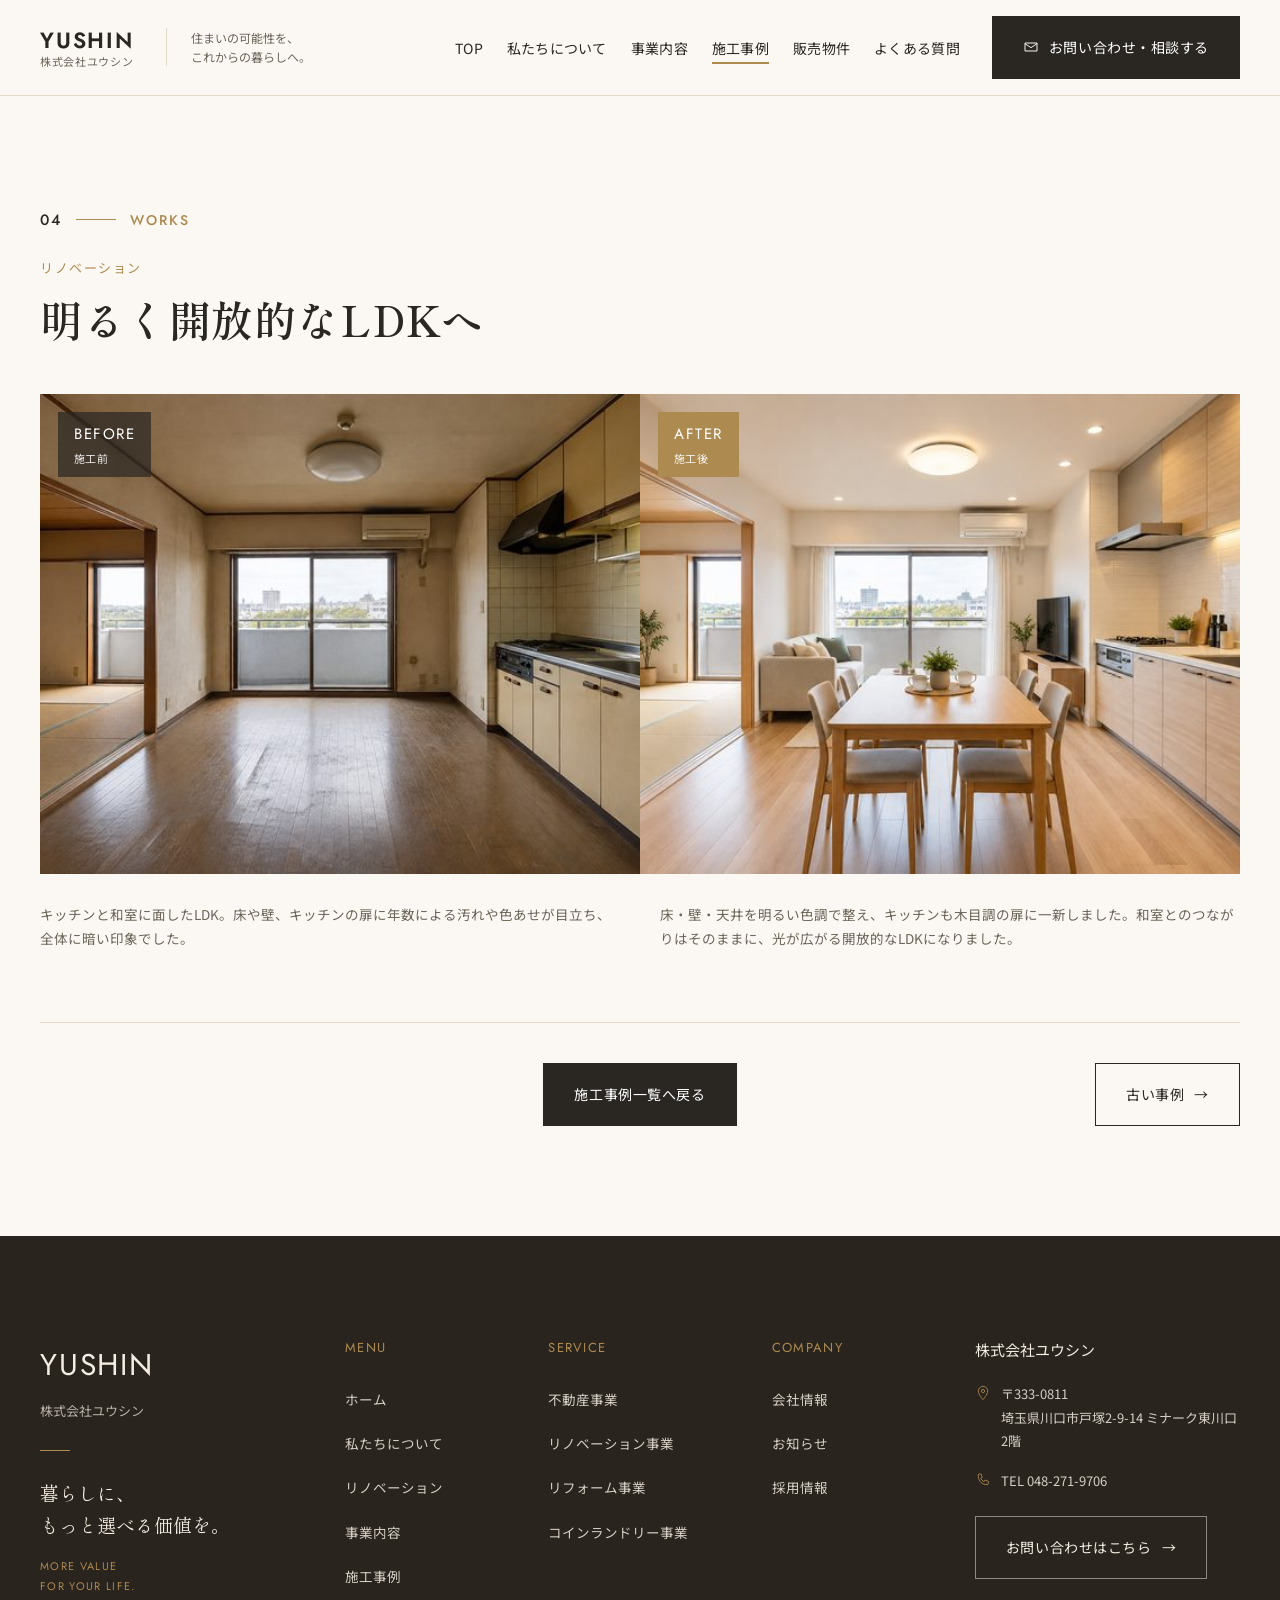
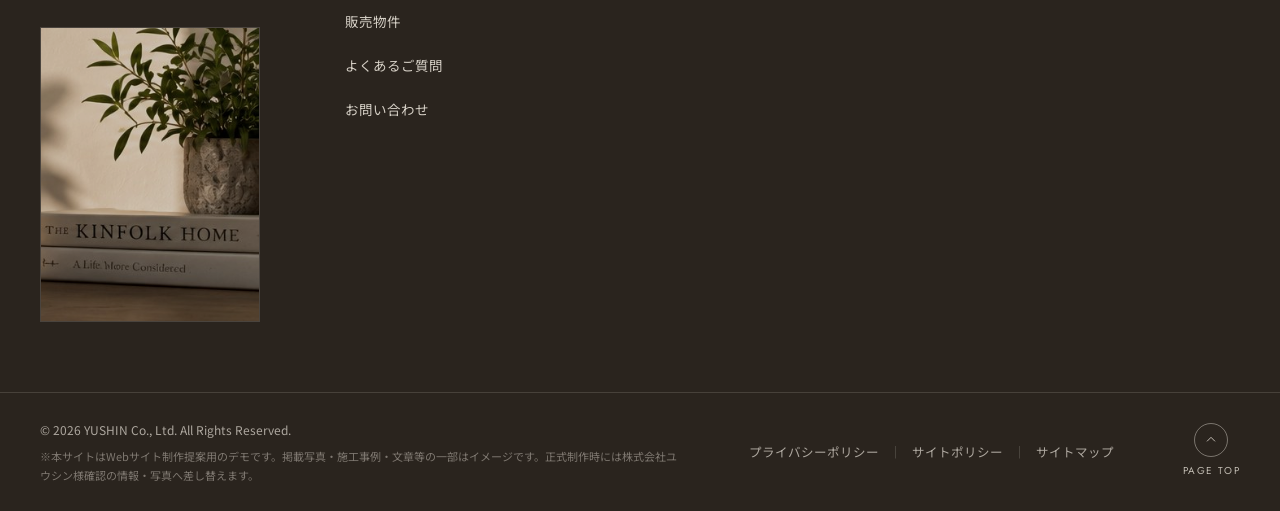
<file: works/01/index.html>
<!DOCTYPE html>
<html lang="ja">
<head>
<meta charset="UTF-8">
<meta name="viewport" content="width=device-width, initial-scale=1">
<meta name="robots" content="noindex, nofollow">
<title>明るく開放的なLDKへ｜株式会社ユウシン（提案用デモ）</title>
<link rel="preconnect" href="https://fonts.googleapis.com">
<link rel="preconnect" href="https://fonts.gstatic.com" crossorigin>
<link rel="stylesheet" href="https://fonts.googleapis.com/css2?family=Shippori+Mincho:wght@400;500;600;800&amp;family=Noto+Sans+JP:wght@300;400;500;600;700&amp;family=Cormorant+Garamond:ital,wght@1,400;1,500;1,600&amp;family=Jost:wght@400;500;600&amp;display=swap">
<link rel="stylesheet" href="../../styles/main.css">
<link rel="stylesheet" href="../../styles/site.css">
<link rel="stylesheet" href="../../styles/home-property.css">
</head>
<body>

<a class="skip-link screen-reader-text" id="wp-skip-link" href="#wp--skip-link--target">内容をスキップ</a><div class="wp-site-blocks"><header class="site-header" id="hero">
  <div class="site-header__inner">
    <a class="brand" href="../../#hero">
      <span class="brand__en">YUSHIN</span>
      <span class="brand__jp">株式会社ユウシン</span>
    </a>

    <p class="header-tagline">住まいの可能性を、<br>これからの暮らしへ。</p>

    <nav class="main-nav" id="mainNav">
      <ul>
        <li><a href="../../#hero">TOP</a></li>
        <li><a href="../../#about">私たちについて</a></li>
        <li><a href="../../#service">事業内容</a></li>
        <li><a href="../" class="is-active" aria-current="page">施工事例</a></li>
        <li><a href="../../property/">販売物件</a></li>
        <li><a href="../../#faq">よくある質問</a></li>
      </ul>
    </nav>

    <a href="../../#contact" class="btn btn-dark header-cta">
      <svg class="icon" viewBox="0 0 24 24" aria-hidden="true"><path d="M3 6h18v12H3z" fill="none" stroke="currentColor" stroke-width="1.4"/><path d="M3 7l9 6 9-6" fill="none" stroke="currentColor" stroke-width="1.4"/></svg>
      お問い合わせ・相談する
    </a>

    <button class="nav-toggle" id="navToggle" aria-label="メニューを開く" aria-expanded="false" aria-controls="mainNav">
      <span></span><span></span><span></span>
    </button>
  </div>
</header>



<main id="wp--skip-link--target" class="wp-block-group is-layout-flow wp-block-group-is-layout-flow">
<section class="section works-single" id="works-single">
  <div class="container">
    <header class="works-single__head">
      <p class="eyebrow"><span class="eyebrow__num">04</span><span class="eyebrow__line"></span><span class="eyebrow__label">WORKS</span></p>
      <p class="works-single__type">リノベーション</p>
      <h1 class="section-title works-single__title">明るく開放的なLDKへ</h1>
    </header>

    <div class="works-compare works-compare--single" id="works-compare">
      <div class="works-compare__photos">
        <div class="works-compare__frame">
          <span class="works-compare__tag works-compare__tag--before">BEFORE<small>施工前</small></span>
          <img width="1024" height="683" src="../../images/works/works-01-before-1024.jpg" class="photo photo--compare" alt="施工前のLDKのイメージ写真(提案用の生成画像)" loading="lazy" sizes="auto, (max-width: 900px) 100vw, 600px" decoding="async" srcset="../../images/works/works-01-before-1536.jpg 1536w, ../../images/works/works-01-before-1024.jpg 1024w, ../../images/works/works-01-before-640.jpg 640w" />        </div>
        <div class="works-compare__frame">
          <span class="works-compare__tag works-compare__tag--after">AFTER<small>施工後</small></span>
          <img width="1024" height="683" src="../../images/works/works-01-after-1024.jpg" class="photo photo--compare" alt="施工後のLDKのイメージ写真(提案用の生成画像)" loading="lazy" sizes="auto, (max-width: 900px) 100vw, 600px" decoding="async" srcset="../../images/works/works-01-after-1536.jpg 1536w, ../../images/works/works-01-after-1024.jpg 1024w, ../../images/works/works-01-after-640.jpg 640w" />        </div>
      </div>
      <div class="works-compare__captions">
        <div class="works-compare__caption-block">
          <p class="works-compare__caption">キッチンと和室に面したLDK。床や壁、キッチンの扉に年数による汚れや色あせが目立ち、全体に暗い印象でした。</p>
        </div>
        <div class="works-compare__caption-block">
          <p class="works-compare__caption">床・壁・天井を明るい色調で整え、キッチンも木目調の扉に一新しました。和室とのつながりはそのままに、光が広がる開放的なLDKになりました。</p>
        </div>
      </div>
    </div>

    <nav class="works-single__nav" aria-label="施工事例のナビゲーション">
      <a class="btn btn-dark works-single__nav-list" href="../">施工事例一覧へ戻る</a>
      <a class="btn btn-outline works-single__nav-older" href="../02/" rel="next" aria-label="古い事例：使いやすく整えたキッチン">古い事例<span class="arrow" aria-hidden="true">→</span></a>
    </nav>
  </div>
</section>

</main>


<footer class="site-footer">
  <div class="container footer-top">
    <div class="footer-brand">
      <p class="footer-brand__en">YUSHIN</p>
      <p class="footer-brand__jp">株式会社ユウシン</p>
      <hr>
      <p class="footer-brand__copy">暮らしに、<br>もっと選べる価値を。</p>
      <p class="footer-brand__en2">MORE VALUE<br>FOR YOUR LIFE.</p>
      <div class="footer-photo">
        <img src="../../images/photos/footer.jpg" width="268" height="360" alt="観葉植物と本が置かれたテーブルのイメージ写真(提案用仮素材)" loading="lazy">
      </div>
    </div>

    <nav class="footer-col" aria-label="メニュー">
      <p class="footer-col__title">MENU</p>
      <ul>
        <li><a href="../../#hero">ホーム</a></li>
        <li><a href="../../#about">私たちについて</a></li>
        <li><a href="../../renovation/">リノベーション</a></li>
        <li><a href="../../#service">事業内容</a></li>
        <li><a href="../">施工事例</a></li>
        <li><a href="../../property/">販売物件</a></li>
        <li><a href="../../#faq">よくあるご質問</a></li>
        <li><a href="../../#contact">お問い合わせ</a></li>
      </ul>
    </nav>

    <nav class="footer-col" aria-label="サービス">
      <p class="footer-col__title">SERVICE</p>
      <ul>
        <li><a href="../../business/#realestate">不動産事業</a></li>
        <li><a href="../../business/#renovation">リノベーション事業</a></li>
        <li><a href="../../business/#reform">リフォーム事業</a></li>
        <li><a href="../../business/#laundry">コインランドリー事業</a></li>
      </ul>
    </nav>

    <nav class="footer-col" aria-label="会社">
      <p class="footer-col__title">COMPANY</p>
      <ul>
        <li><a href="../../company/">会社情報</a></li>
        <li><a href="#">お知らせ</a></li>
        <li><a href="#">採用情報</a></li>
      </ul>
    </nav>

    <div class="footer-company" id="company-info">
      <p class="footer-company__name">株式会社ユウシン</p>
      <p class="footer-company__row">
        <svg viewBox="0 0 24 24" aria-hidden="true"><path d="M12 22s7-7.5 7-13a7 7 0 1 0-14 0c0 5.5 7 13 7 13z" fill="none" stroke="currentColor" stroke-width="1.3"/><circle cx="12" cy="9" r="2.4" fill="none" stroke="currentColor" stroke-width="1.3"/></svg>
        〒333-0811<br>埼玉県川口市戸塚2-9-14 ミナーク東川口2階      </p>
      <p class="footer-company__row">
        <svg viewBox="0 0 24 24" aria-hidden="true"><path d="M6 3h3l2 5-2.5 1.5a11 11 0 0 0 5 5L15 12l5 2v3a2 2 0 0 1-2 2C10.5 19 5 13.5 5 6a2 2 0 0 1 1-3z" fill="none" stroke="currentColor" stroke-width="1.3"/></svg>
        TEL 048-271-9706      </p>
      <a href="../../#contact" class="btn btn-outline btn-outline--light">お問い合わせはこちら<span class="arrow">→</span></a>
    </div>
  </div>

  <div class="footer-bottom">
    <div class="container footer-bottom__inner">
      <p class="footer-copyright">© 2026 YUSHIN Co., Ltd. All Rights Reserved.<span class="footer-disclaimer">※本サイトはWebサイト制作提案用のデモです。掲載写真・施工事例・文章等の一部はイメージです。正式制作時には株式会社ユウシン様確認の情報・写真へ差し替えます。</span></p>
      <nav class="footer-legal" aria-label="法的情報">
        <a href="#">プライバシーポリシー</a><span>｜</span><a href="#">サイトポリシー</a><span>｜</span><a href="#">サイトマップ</a>
      </nav>
      <a href="../../#hero" class="footer-top-btn" aria-label="ページトップへ戻る">
        <svg viewBox="0 0 24 24" aria-hidden="true"><path d="M6 14l6-6 6 6" fill="none" stroke="currentColor" stroke-width="1.5"/></svg>
        <span>PAGE TOP</span>
      </a>
    </div>
  </div>
</footer>

</div>
<script src="../../scripts/main.js"></script>
</body>
</html>
</file>
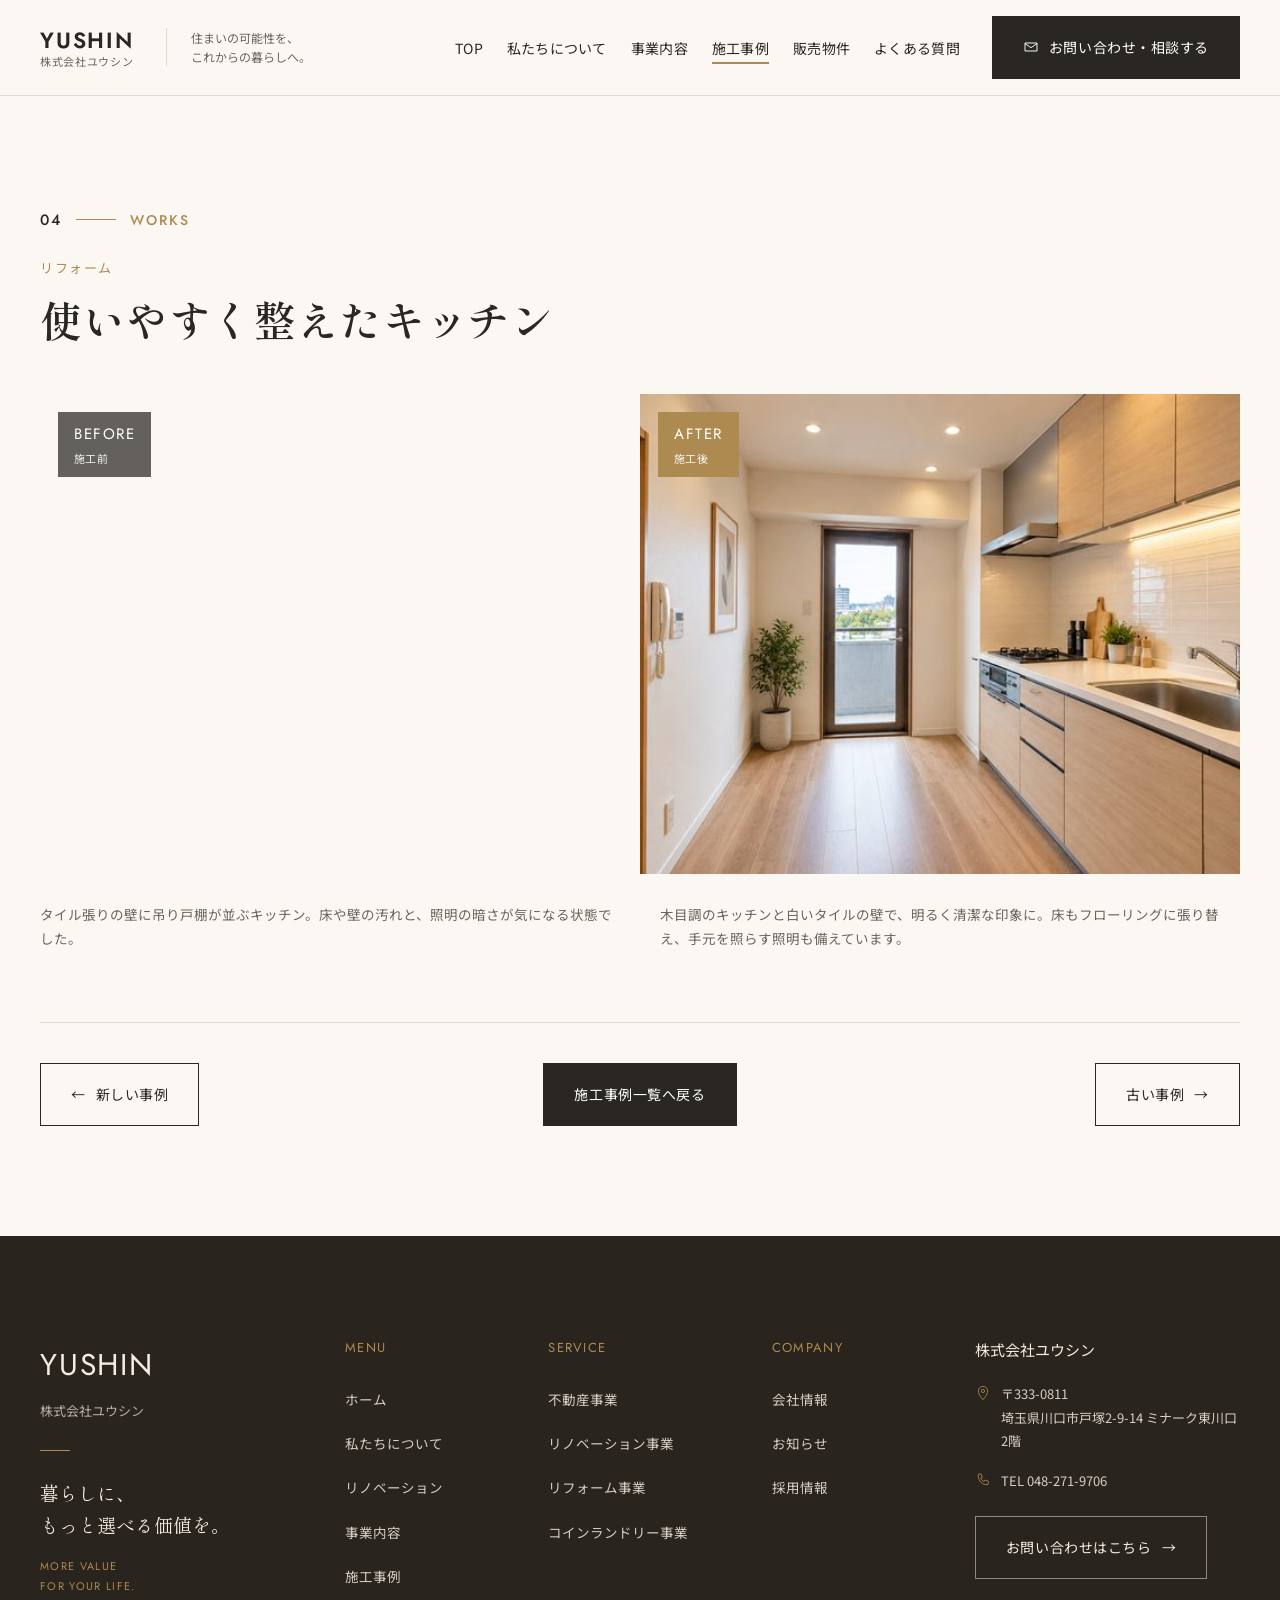
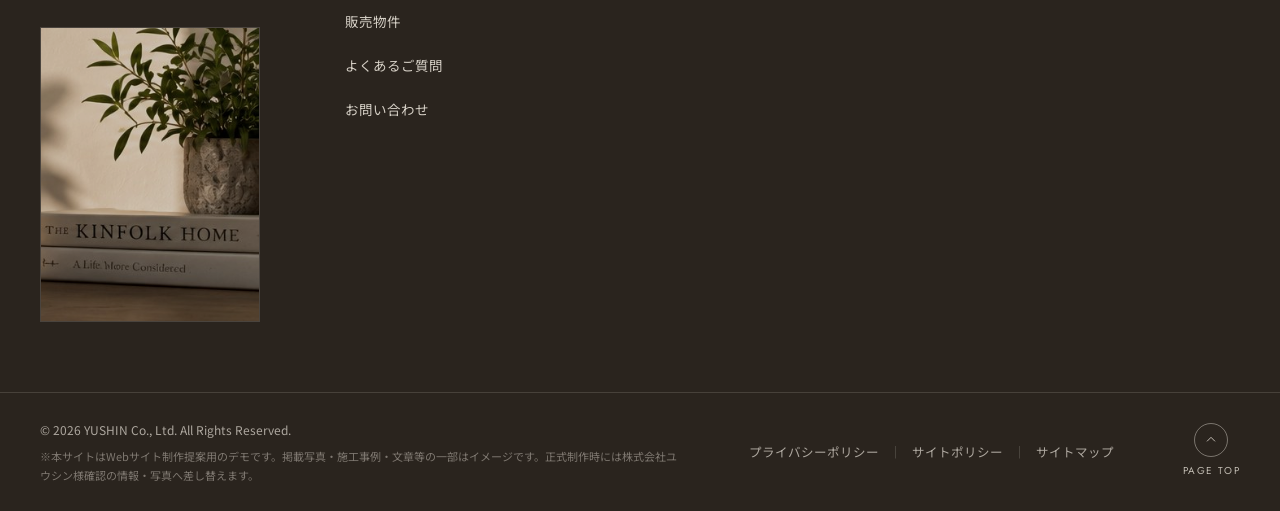
<file: works/02/index.html>
<!DOCTYPE html>
<html lang="ja">
<head>
<meta charset="UTF-8">
<meta name="viewport" content="width=device-width, initial-scale=1">
<meta name="robots" content="noindex, nofollow">
<title>使いやすく整えたキッチン｜株式会社ユウシン（提案用デモ）</title>
<link rel="preconnect" href="https://fonts.googleapis.com">
<link rel="preconnect" href="https://fonts.gstatic.com" crossorigin>
<link rel="stylesheet" href="https://fonts.googleapis.com/css2?family=Shippori+Mincho:wght@400;500;600;800&amp;family=Noto+Sans+JP:wght@300;400;500;600;700&amp;family=Cormorant+Garamond:ital,wght@1,400;1,500;1,600&amp;family=Jost:wght@400;500;600&amp;display=swap">
<link rel="stylesheet" href="../../styles/main.css">
<link rel="stylesheet" href="../../styles/site.css">
<link rel="stylesheet" href="../../styles/home-property.css">
</head>
<body>

<a class="skip-link screen-reader-text" id="wp-skip-link" href="#wp--skip-link--target">内容をスキップ</a><div class="wp-site-blocks"><header class="site-header" id="hero">
  <div class="site-header__inner">
    <a class="brand" href="../../#hero">
      <span class="brand__en">YUSHIN</span>
      <span class="brand__jp">株式会社ユウシン</span>
    </a>

    <p class="header-tagline">住まいの可能性を、<br>これからの暮らしへ。</p>

    <nav class="main-nav" id="mainNav">
      <ul>
        <li><a href="../../#hero">TOP</a></li>
        <li><a href="../../#about">私たちについて</a></li>
        <li><a href="../../#service">事業内容</a></li>
        <li><a href="../" class="is-active" aria-current="page">施工事例</a></li>
        <li><a href="../../property/">販売物件</a></li>
        <li><a href="../../#faq">よくある質問</a></li>
      </ul>
    </nav>

    <a href="../../#contact" class="btn btn-dark header-cta">
      <svg class="icon" viewBox="0 0 24 24" aria-hidden="true"><path d="M3 6h18v12H3z" fill="none" stroke="currentColor" stroke-width="1.4"/><path d="M3 7l9 6 9-6" fill="none" stroke="currentColor" stroke-width="1.4"/></svg>
      お問い合わせ・相談する
    </a>

    <button class="nav-toggle" id="navToggle" aria-label="メニューを開く" aria-expanded="false" aria-controls="mainNav">
      <span></span><span></span><span></span>
    </button>
  </div>
</header>



<main id="wp--skip-link--target" class="wp-block-group is-layout-flow wp-block-group-is-layout-flow">
<section class="section works-single" id="works-single">
  <div class="container">
    <header class="works-single__head">
      <p class="eyebrow"><span class="eyebrow__num">04</span><span class="eyebrow__line"></span><span class="eyebrow__label">WORKS</span></p>
      <p class="works-single__type">リフォーム</p>
      <h1 class="section-title works-single__title">使いやすく整えたキッチン</h1>
    </header>

    <div class="works-compare works-compare--single" id="works-compare">
      <div class="works-compare__photos">
        <div class="works-compare__frame">
          <span class="works-compare__tag works-compare__tag--before">BEFORE<small>施工前</small></span>
          <img width="1024" height="683" src="../../images/works/works-02-before-1024.jpg" class="photo photo--compare" alt="施工前のキッチンのイメージ写真(提案用の生成画像)" loading="lazy" sizes="auto, (max-width: 900px) 100vw, 600px" decoding="async" srcset="../../images/works/works-02-before-1536.jpg 1536w, ../../images/works/works-02-before-1024.jpg 1024w, ../../images/works/works-02-before-640.jpg 640w" />        </div>
        <div class="works-compare__frame">
          <span class="works-compare__tag works-compare__tag--after">AFTER<small>施工後</small></span>
          <img width="1024" height="683" src="../../images/works/works-02-after-1024.jpg" class="photo photo--compare" alt="施工後のキッチンのイメージ写真(提案用の生成画像)" loading="lazy" sizes="auto, (max-width: 900px) 100vw, 600px" decoding="async" srcset="../../images/works/works-02-after-1536.jpg 1536w, ../../images/works/works-02-after-1024.jpg 1024w, ../../images/works/works-02-after-640.jpg 640w" />        </div>
      </div>
      <div class="works-compare__captions">
        <div class="works-compare__caption-block">
          <p class="works-compare__caption">タイル張りの壁に吊り戸棚が並ぶキッチン。床や壁の汚れと、照明の暗さが気になる状態でした。</p>
        </div>
        <div class="works-compare__caption-block">
          <p class="works-compare__caption">木目調のキッチンと白いタイルの壁で、明るく清潔な印象に。床もフローリングに張り替え、手元を照らす照明も備えています。</p>
        </div>
      </div>
    </div>

    <nav class="works-single__nav" aria-label="施工事例のナビゲーション">
      <a class="btn btn-outline works-single__nav-newer" href="../01/" rel="prev" aria-label="新しい事例：明るく開放的なLDKへ"><span class="arrow" aria-hidden="true">←</span>新しい事例</a>
      <a class="btn btn-dark works-single__nav-list" href="../">施工事例一覧へ戻る</a>
      <a class="btn btn-outline works-single__nav-older" href="../03/" rel="next" aria-label="古い事例：和室から明るい洋室へ">古い事例<span class="arrow" aria-hidden="true">→</span></a>
    </nav>
  </div>
</section>

</main>


<footer class="site-footer">
  <div class="container footer-top">
    <div class="footer-brand">
      <p class="footer-brand__en">YUSHIN</p>
      <p class="footer-brand__jp">株式会社ユウシン</p>
      <hr>
      <p class="footer-brand__copy">暮らしに、<br>もっと選べる価値を。</p>
      <p class="footer-brand__en2">MORE VALUE<br>FOR YOUR LIFE.</p>
      <div class="footer-photo">
        <img src="../../images/photos/footer.jpg" width="268" height="360" alt="観葉植物と本が置かれたテーブルのイメージ写真(提案用仮素材)" loading="lazy">
      </div>
    </div>

    <nav class="footer-col" aria-label="メニュー">
      <p class="footer-col__title">MENU</p>
      <ul>
        <li><a href="../../#hero">ホーム</a></li>
        <li><a href="../../#about">私たちについて</a></li>
        <li><a href="../../renovation/">リノベーション</a></li>
        <li><a href="../../#service">事業内容</a></li>
        <li><a href="../">施工事例</a></li>
        <li><a href="../../property/">販売物件</a></li>
        <li><a href="../../#faq">よくあるご質問</a></li>
        <li><a href="../../#contact">お問い合わせ</a></li>
      </ul>
    </nav>

    <nav class="footer-col" aria-label="サービス">
      <p class="footer-col__title">SERVICE</p>
      <ul>
        <li><a href="../../business/#realestate">不動産事業</a></li>
        <li><a href="../../business/#renovation">リノベーション事業</a></li>
        <li><a href="../../business/#reform">リフォーム事業</a></li>
        <li><a href="../../business/#laundry">コインランドリー事業</a></li>
      </ul>
    </nav>

    <nav class="footer-col" aria-label="会社">
      <p class="footer-col__title">COMPANY</p>
      <ul>
        <li><a href="../../company/">会社情報</a></li>
        <li><a href="#">お知らせ</a></li>
        <li><a href="#">採用情報</a></li>
      </ul>
    </nav>

    <div class="footer-company" id="company-info">
      <p class="footer-company__name">株式会社ユウシン</p>
      <p class="footer-company__row">
        <svg viewBox="0 0 24 24" aria-hidden="true"><path d="M12 22s7-7.5 7-13a7 7 0 1 0-14 0c0 5.5 7 13 7 13z" fill="none" stroke="currentColor" stroke-width="1.3"/><circle cx="12" cy="9" r="2.4" fill="none" stroke="currentColor" stroke-width="1.3"/></svg>
        〒333-0811<br>埼玉県川口市戸塚2-9-14 ミナーク東川口2階      </p>
      <p class="footer-company__row">
        <svg viewBox="0 0 24 24" aria-hidden="true"><path d="M6 3h3l2 5-2.5 1.5a11 11 0 0 0 5 5L15 12l5 2v3a2 2 0 0 1-2 2C10.5 19 5 13.5 5 6a2 2 0 0 1 1-3z" fill="none" stroke="currentColor" stroke-width="1.3"/></svg>
        TEL 048-271-9706      </p>
      <a href="../../#contact" class="btn btn-outline btn-outline--light">お問い合わせはこちら<span class="arrow">→</span></a>
    </div>
  </div>

  <div class="footer-bottom">
    <div class="container footer-bottom__inner">
      <p class="footer-copyright">© 2026 YUSHIN Co., Ltd. All Rights Reserved.<span class="footer-disclaimer">※本サイトはWebサイト制作提案用のデモです。掲載写真・施工事例・文章等の一部はイメージです。正式制作時には株式会社ユウシン様確認の情報・写真へ差し替えます。</span></p>
      <nav class="footer-legal" aria-label="法的情報">
        <a href="#">プライバシーポリシー</a><span>｜</span><a href="#">サイトポリシー</a><span>｜</span><a href="#">サイトマップ</a>
      </nav>
      <a href="../../#hero" class="footer-top-btn" aria-label="ページトップへ戻る">
        <svg viewBox="0 0 24 24" aria-hidden="true"><path d="M6 14l6-6 6 6" fill="none" stroke="currentColor" stroke-width="1.5"/></svg>
        <span>PAGE TOP</span>
      </a>
    </div>
  </div>
</footer>

</div>
<script src="../../scripts/main.js"></script>
</body>
</html>
</file>
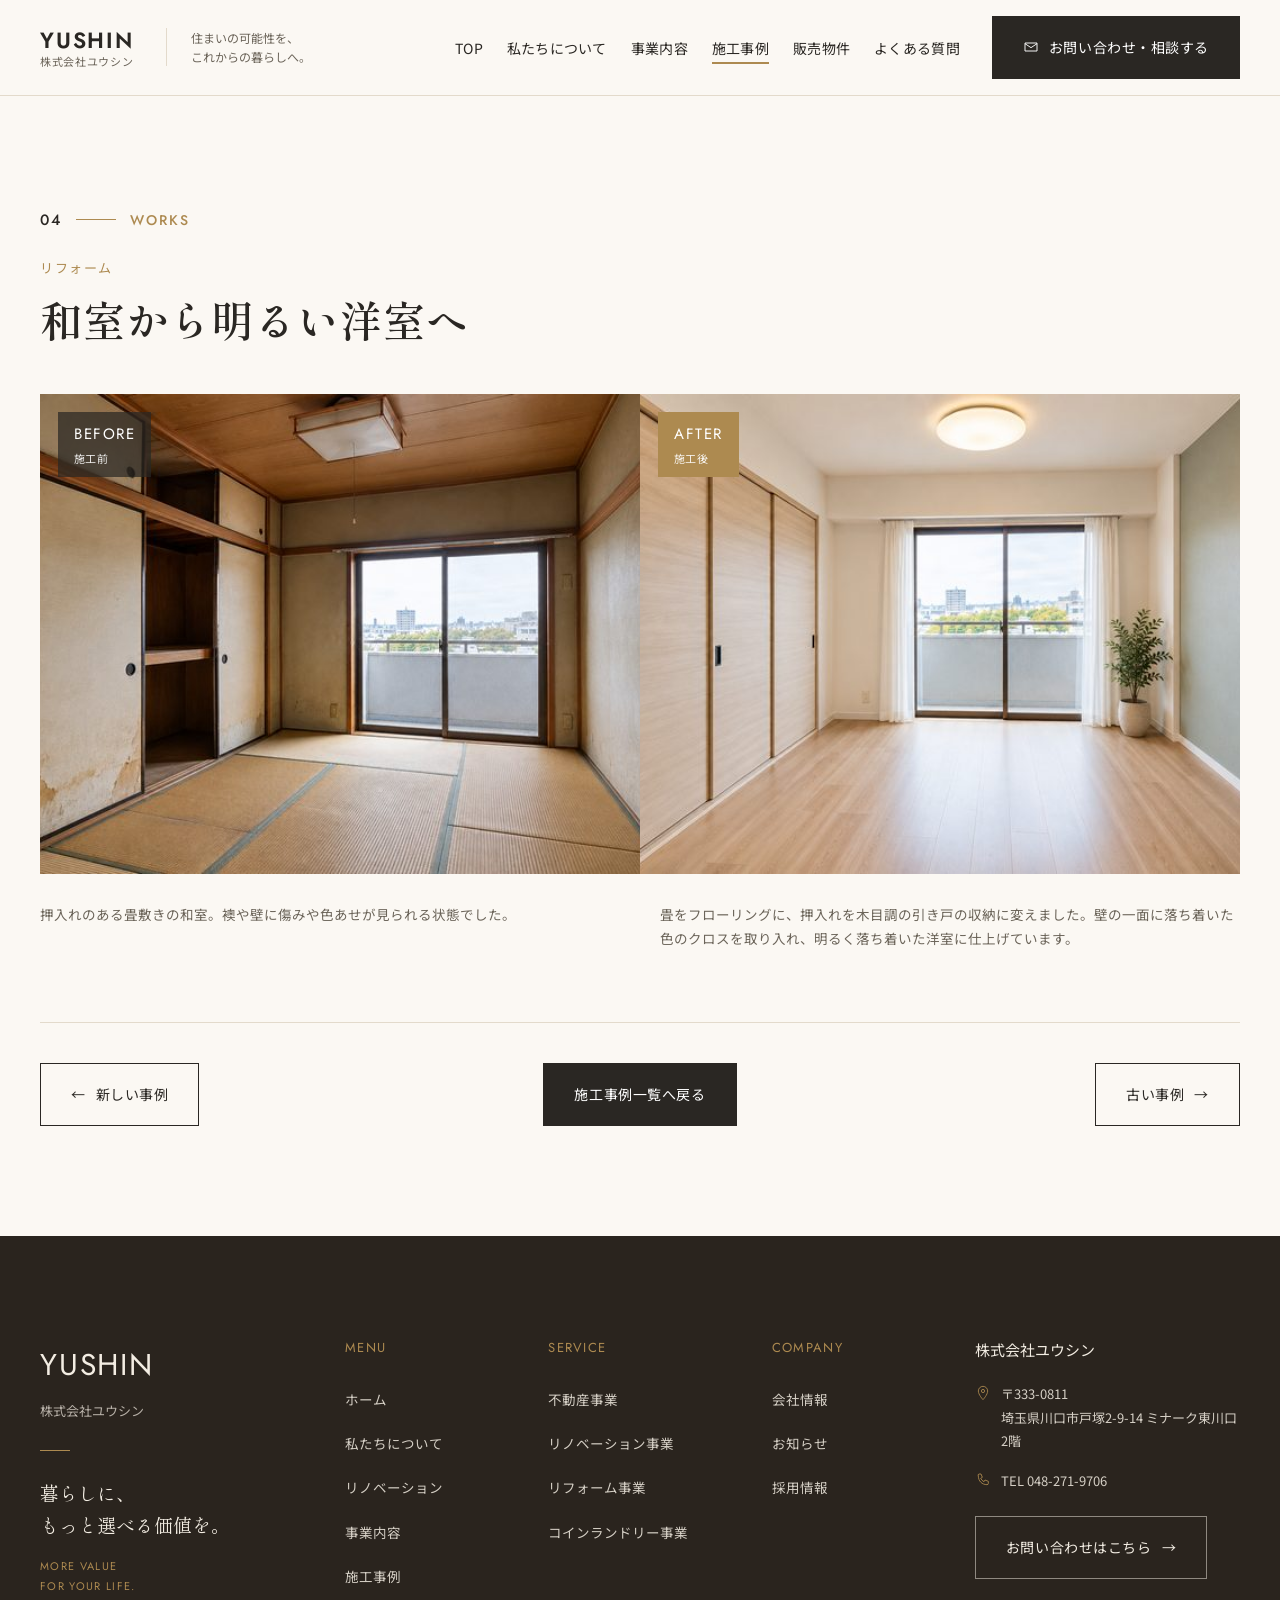
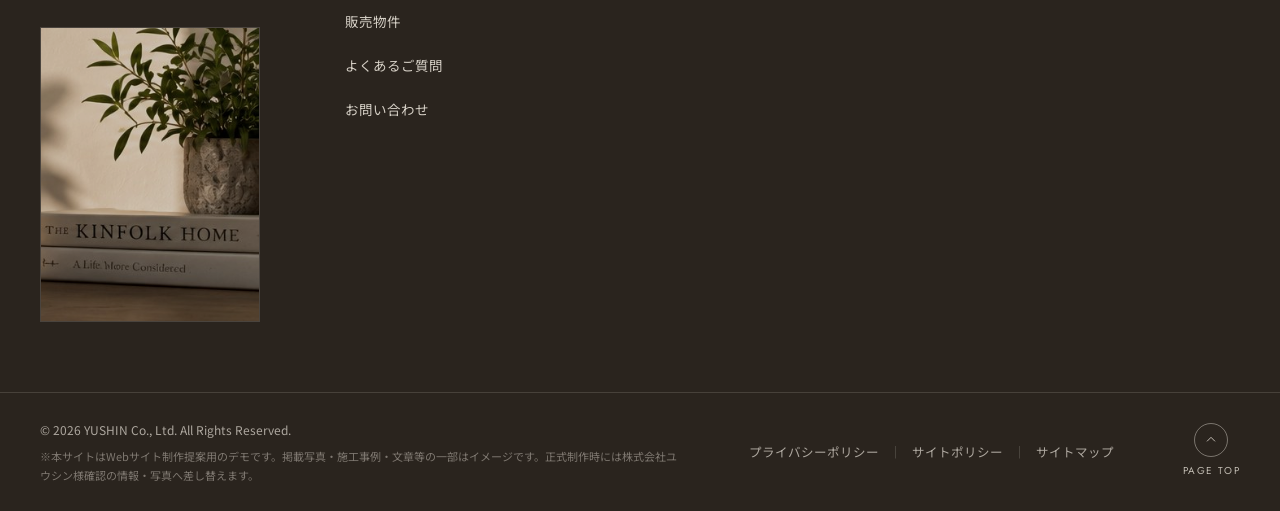
<file: works/03/index.html>
<!DOCTYPE html>
<html lang="ja">
<head>
<meta charset="UTF-8">
<meta name="viewport" content="width=device-width, initial-scale=1">
<meta name="robots" content="noindex, nofollow">
<title>和室から明るい洋室へ｜株式会社ユウシン（提案用デモ）</title>
<link rel="preconnect" href="https://fonts.googleapis.com">
<link rel="preconnect" href="https://fonts.gstatic.com" crossorigin>
<link rel="stylesheet" href="https://fonts.googleapis.com/css2?family=Shippori+Mincho:wght@400;500;600;800&amp;family=Noto+Sans+JP:wght@300;400;500;600;700&amp;family=Cormorant+Garamond:ital,wght@1,400;1,500;1,600&amp;family=Jost:wght@400;500;600&amp;display=swap">
<link rel="stylesheet" href="../../styles/main.css">
<link rel="stylesheet" href="../../styles/site.css">
<link rel="stylesheet" href="../../styles/home-property.css">
</head>
<body>

<a class="skip-link screen-reader-text" id="wp-skip-link" href="#wp--skip-link--target">内容をスキップ</a><div class="wp-site-blocks"><header class="site-header" id="hero">
  <div class="site-header__inner">
    <a class="brand" href="../../#hero">
      <span class="brand__en">YUSHIN</span>
      <span class="brand__jp">株式会社ユウシン</span>
    </a>

    <p class="header-tagline">住まいの可能性を、<br>これからの暮らしへ。</p>

    <nav class="main-nav" id="mainNav">
      <ul>
        <li><a href="../../#hero">TOP</a></li>
        <li><a href="../../#about">私たちについて</a></li>
        <li><a href="../../#service">事業内容</a></li>
        <li><a href="../" class="is-active" aria-current="page">施工事例</a></li>
        <li><a href="../../property/">販売物件</a></li>
        <li><a href="../../#faq">よくある質問</a></li>
      </ul>
    </nav>

    <a href="../../#contact" class="btn btn-dark header-cta">
      <svg class="icon" viewBox="0 0 24 24" aria-hidden="true"><path d="M3 6h18v12H3z" fill="none" stroke="currentColor" stroke-width="1.4"/><path d="M3 7l9 6 9-6" fill="none" stroke="currentColor" stroke-width="1.4"/></svg>
      お問い合わせ・相談する
    </a>

    <button class="nav-toggle" id="navToggle" aria-label="メニューを開く" aria-expanded="false" aria-controls="mainNav">
      <span></span><span></span><span></span>
    </button>
  </div>
</header>



<main id="wp--skip-link--target" class="wp-block-group is-layout-flow wp-block-group-is-layout-flow">
<section class="section works-single" id="works-single">
  <div class="container">
    <header class="works-single__head">
      <p class="eyebrow"><span class="eyebrow__num">04</span><span class="eyebrow__line"></span><span class="eyebrow__label">WORKS</span></p>
      <p class="works-single__type">リフォーム</p>
      <h1 class="section-title works-single__title">和室から明るい洋室へ</h1>
    </header>

    <div class="works-compare works-compare--single" id="works-compare">
      <div class="works-compare__photos">
        <div class="works-compare__frame">
          <span class="works-compare__tag works-compare__tag--before">BEFORE<small>施工前</small></span>
          <img width="1024" height="683" src="../../images/works/works-03-before-1024.jpg" class="photo photo--compare" alt="施工前の和室・洋室のイメージ写真(提案用の生成画像)" loading="lazy" sizes="auto, (max-width: 900px) 100vw, 600px" decoding="async" srcset="../../images/works/works-03-before-1536.jpg 1536w, ../../images/works/works-03-before-1024.jpg 1024w, ../../images/works/works-03-before-640.jpg 640w" />        </div>
        <div class="works-compare__frame">
          <span class="works-compare__tag works-compare__tag--after">AFTER<small>施工後</small></span>
          <img width="1024" height="683" src="../../images/works/works-03-after-1024.jpg" class="photo photo--compare" alt="施工後の和室・洋室のイメージ写真(提案用の生成画像)" loading="lazy" sizes="auto, (max-width: 900px) 100vw, 600px" decoding="async" srcset="../../images/works/works-03-after-1536.jpg 1536w, ../../images/works/works-03-after-1024.jpg 1024w, ../../images/works/works-03-after-640.jpg 640w" />        </div>
      </div>
      <div class="works-compare__captions">
        <div class="works-compare__caption-block">
          <p class="works-compare__caption">押入れのある畳敷きの和室。襖や壁に傷みや色あせが見られる状態でした。</p>
        </div>
        <div class="works-compare__caption-block">
          <p class="works-compare__caption">畳をフローリングに、押入れを木目調の引き戸の収納に変えました。壁の一面に落ち着いた色のクロスを取り入れ、明るく落ち着いた洋室に仕上げています。</p>
        </div>
      </div>
    </div>

    <nav class="works-single__nav" aria-label="施工事例のナビゲーション">
      <a class="btn btn-outline works-single__nav-newer" href="../02/" rel="prev" aria-label="新しい事例：使いやすく整えたキッチン"><span class="arrow" aria-hidden="true">←</span>新しい事例</a>
      <a class="btn btn-dark works-single__nav-list" href="../">施工事例一覧へ戻る</a>
      <a class="btn btn-outline works-single__nav-older" href="../04/" rel="next" aria-label="古い事例：清潔感のある洗面室へ">古い事例<span class="arrow" aria-hidden="true">→</span></a>
    </nav>
  </div>
</section>

</main>


<footer class="site-footer">
  <div class="container footer-top">
    <div class="footer-brand">
      <p class="footer-brand__en">YUSHIN</p>
      <p class="footer-brand__jp">株式会社ユウシン</p>
      <hr>
      <p class="footer-brand__copy">暮らしに、<br>もっと選べる価値を。</p>
      <p class="footer-brand__en2">MORE VALUE<br>FOR YOUR LIFE.</p>
      <div class="footer-photo">
        <img src="../../images/photos/footer.jpg" width="268" height="360" alt="観葉植物と本が置かれたテーブルのイメージ写真(提案用仮素材)" loading="lazy">
      </div>
    </div>

    <nav class="footer-col" aria-label="メニュー">
      <p class="footer-col__title">MENU</p>
      <ul>
        <li><a href="../../#hero">ホーム</a></li>
        <li><a href="../../#about">私たちについて</a></li>
        <li><a href="../../renovation/">リノベーション</a></li>
        <li><a href="../../#service">事業内容</a></li>
        <li><a href="../">施工事例</a></li>
        <li><a href="../../property/">販売物件</a></li>
        <li><a href="../../#faq">よくあるご質問</a></li>
        <li><a href="../../#contact">お問い合わせ</a></li>
      </ul>
    </nav>

    <nav class="footer-col" aria-label="サービス">
      <p class="footer-col__title">SERVICE</p>
      <ul>
        <li><a href="../../business/#realestate">不動産事業</a></li>
        <li><a href="../../business/#renovation">リノベーション事業</a></li>
        <li><a href="../../business/#reform">リフォーム事業</a></li>
        <li><a href="../../business/#laundry">コインランドリー事業</a></li>
      </ul>
    </nav>

    <nav class="footer-col" aria-label="会社">
      <p class="footer-col__title">COMPANY</p>
      <ul>
        <li><a href="../../company/">会社情報</a></li>
        <li><a href="#">お知らせ</a></li>
        <li><a href="#">採用情報</a></li>
      </ul>
    </nav>

    <div class="footer-company" id="company-info">
      <p class="footer-company__name">株式会社ユウシン</p>
      <p class="footer-company__row">
        <svg viewBox="0 0 24 24" aria-hidden="true"><path d="M12 22s7-7.5 7-13a7 7 0 1 0-14 0c0 5.5 7 13 7 13z" fill="none" stroke="currentColor" stroke-width="1.3"/><circle cx="12" cy="9" r="2.4" fill="none" stroke="currentColor" stroke-width="1.3"/></svg>
        〒333-0811<br>埼玉県川口市戸塚2-9-14 ミナーク東川口2階      </p>
      <p class="footer-company__row">
        <svg viewBox="0 0 24 24" aria-hidden="true"><path d="M6 3h3l2 5-2.5 1.5a11 11 0 0 0 5 5L15 12l5 2v3a2 2 0 0 1-2 2C10.5 19 5 13.5 5 6a2 2 0 0 1 1-3z" fill="none" stroke="currentColor" stroke-width="1.3"/></svg>
        TEL 048-271-9706      </p>
      <a href="../../#contact" class="btn btn-outline btn-outline--light">お問い合わせはこちら<span class="arrow">→</span></a>
    </div>
  </div>

  <div class="footer-bottom">
    <div class="container footer-bottom__inner">
      <p class="footer-copyright">© 2026 YUSHIN Co., Ltd. All Rights Reserved.<span class="footer-disclaimer">※本サイトはWebサイト制作提案用のデモです。掲載写真・施工事例・文章等の一部はイメージです。正式制作時には株式会社ユウシン様確認の情報・写真へ差し替えます。</span></p>
      <nav class="footer-legal" aria-label="法的情報">
        <a href="#">プライバシーポリシー</a><span>｜</span><a href="#">サイトポリシー</a><span>｜</span><a href="#">サイトマップ</a>
      </nav>
      <a href="../../#hero" class="footer-top-btn" aria-label="ページトップへ戻る">
        <svg viewBox="0 0 24 24" aria-hidden="true"><path d="M6 14l6-6 6 6" fill="none" stroke="currentColor" stroke-width="1.5"/></svg>
        <span>PAGE TOP</span>
      </a>
    </div>
  </div>
</footer>

</div>
<script src="../../scripts/main.js"></script>
</body>
</html>
</file>
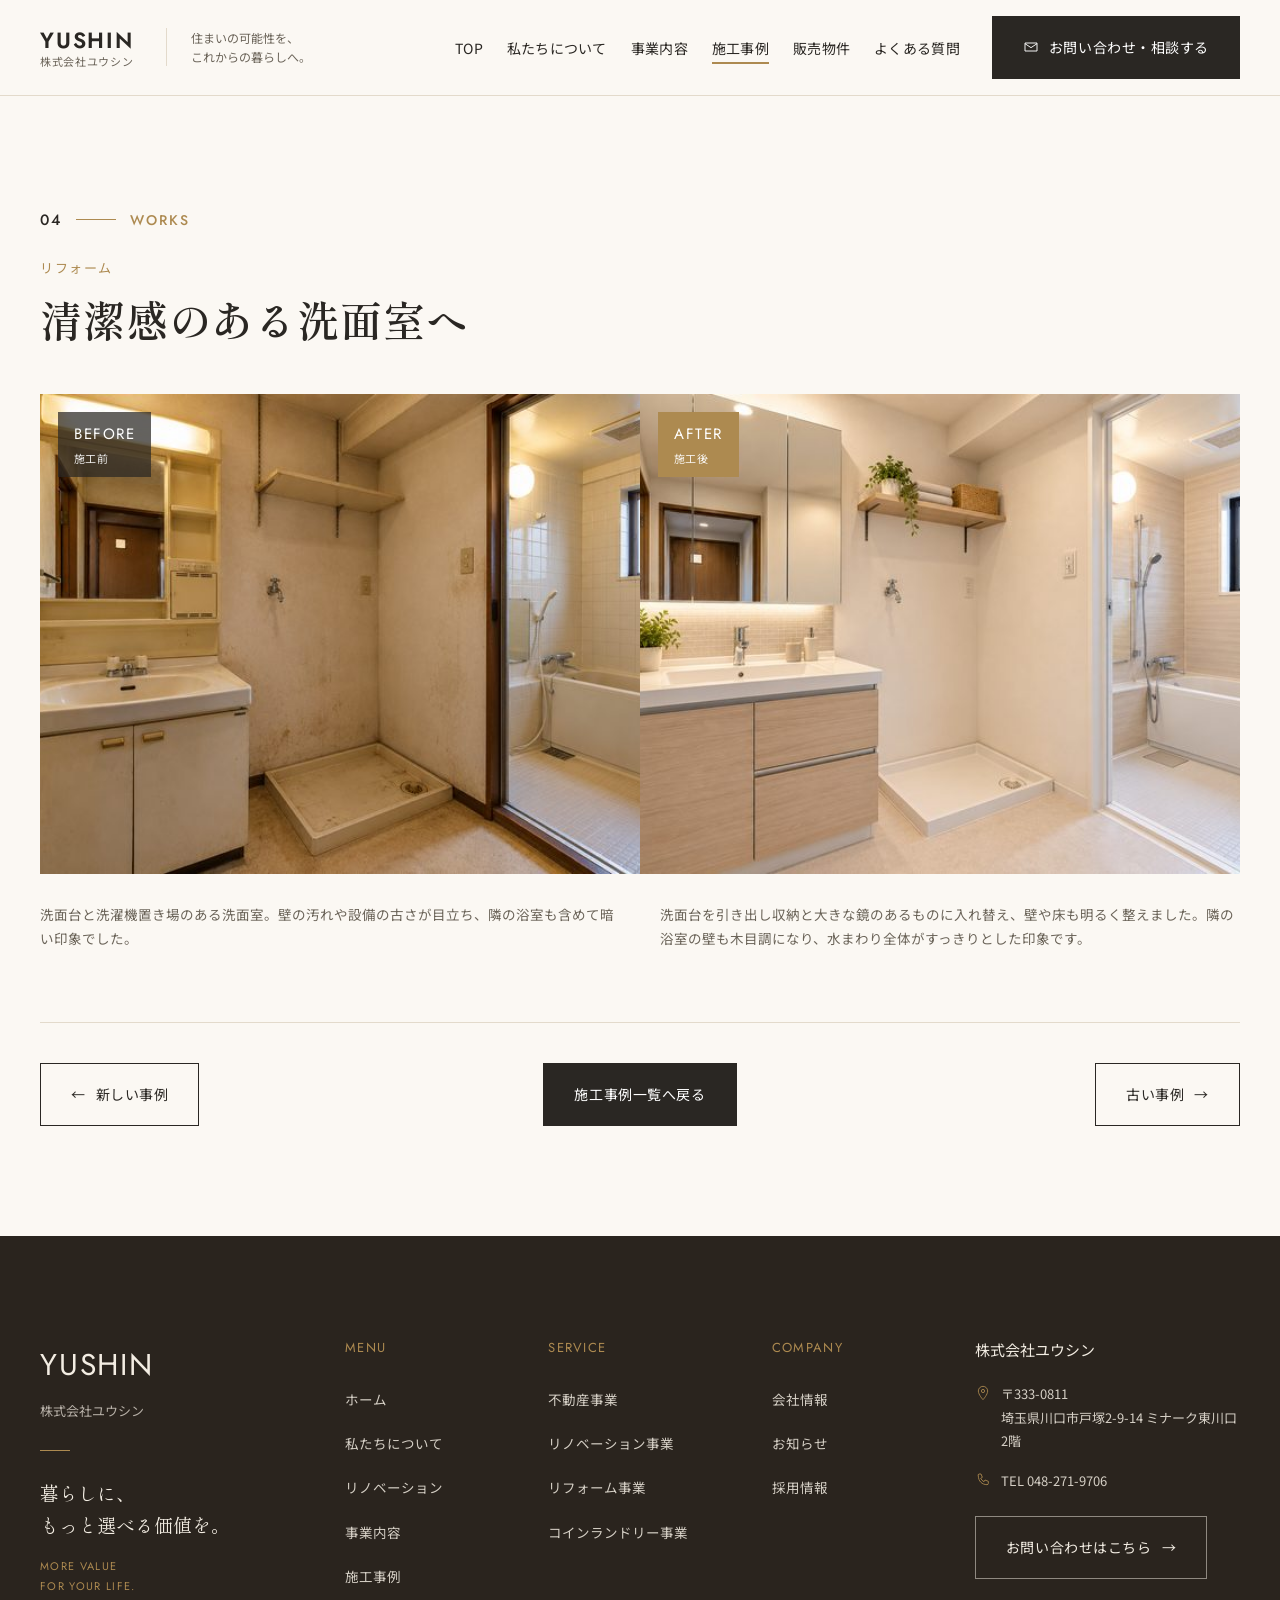
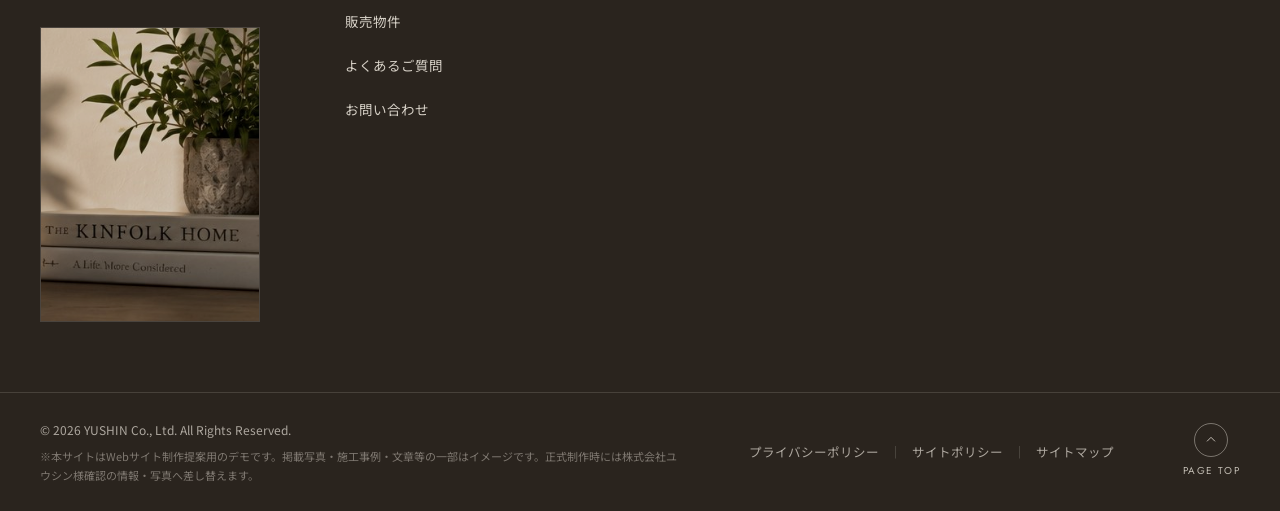
<file: works/04/index.html>
<!DOCTYPE html>
<html lang="ja">
<head>
<meta charset="UTF-8">
<meta name="viewport" content="width=device-width, initial-scale=1">
<meta name="robots" content="noindex, nofollow">
<title>清潔感のある洗面室へ｜株式会社ユウシン（提案用デモ）</title>
<link rel="preconnect" href="https://fonts.googleapis.com">
<link rel="preconnect" href="https://fonts.gstatic.com" crossorigin>
<link rel="stylesheet" href="https://fonts.googleapis.com/css2?family=Shippori+Mincho:wght@400;500;600;800&amp;family=Noto+Sans+JP:wght@300;400;500;600;700&amp;family=Cormorant+Garamond:ital,wght@1,400;1,500;1,600&amp;family=Jost:wght@400;500;600&amp;display=swap">
<link rel="stylesheet" href="../../styles/main.css">
<link rel="stylesheet" href="../../styles/site.css">
<link rel="stylesheet" href="../../styles/home-property.css">
</head>
<body>

<a class="skip-link screen-reader-text" id="wp-skip-link" href="#wp--skip-link--target">内容をスキップ</a><div class="wp-site-blocks"><header class="site-header" id="hero">
  <div class="site-header__inner">
    <a class="brand" href="../../#hero">
      <span class="brand__en">YUSHIN</span>
      <span class="brand__jp">株式会社ユウシン</span>
    </a>

    <p class="header-tagline">住まいの可能性を、<br>これからの暮らしへ。</p>

    <nav class="main-nav" id="mainNav">
      <ul>
        <li><a href="../../#hero">TOP</a></li>
        <li><a href="../../#about">私たちについて</a></li>
        <li><a href="../../#service">事業内容</a></li>
        <li><a href="../" class="is-active" aria-current="page">施工事例</a></li>
        <li><a href="../../property/">販売物件</a></li>
        <li><a href="../../#faq">よくある質問</a></li>
      </ul>
    </nav>

    <a href="../../#contact" class="btn btn-dark header-cta">
      <svg class="icon" viewBox="0 0 24 24" aria-hidden="true"><path d="M3 6h18v12H3z" fill="none" stroke="currentColor" stroke-width="1.4"/><path d="M3 7l9 6 9-6" fill="none" stroke="currentColor" stroke-width="1.4"/></svg>
      お問い合わせ・相談する
    </a>

    <button class="nav-toggle" id="navToggle" aria-label="メニューを開く" aria-expanded="false" aria-controls="mainNav">
      <span></span><span></span><span></span>
    </button>
  </div>
</header>



<main id="wp--skip-link--target" class="wp-block-group is-layout-flow wp-block-group-is-layout-flow">
<section class="section works-single" id="works-single">
  <div class="container">
    <header class="works-single__head">
      <p class="eyebrow"><span class="eyebrow__num">04</span><span class="eyebrow__line"></span><span class="eyebrow__label">WORKS</span></p>
      <p class="works-single__type">リフォーム</p>
      <h1 class="section-title works-single__title">清潔感のある洗面室へ</h1>
    </header>

    <div class="works-compare works-compare--single" id="works-compare">
      <div class="works-compare__photos">
        <div class="works-compare__frame">
          <span class="works-compare__tag works-compare__tag--before">BEFORE<small>施工前</small></span>
          <img width="1024" height="683" src="../../images/works/works-04-before-1024.jpg" class="photo photo--compare" alt="施工前の洗面室のイメージ写真(提案用の生成画像)" loading="lazy" sizes="auto, (max-width: 900px) 100vw, 600px" decoding="async" srcset="../../images/works/works-04-before-1536.jpg 1536w, ../../images/works/works-04-before-1024.jpg 1024w, ../../images/works/works-04-before-640.jpg 640w" />        </div>
        <div class="works-compare__frame">
          <span class="works-compare__tag works-compare__tag--after">AFTER<small>施工後</small></span>
          <img width="1024" height="683" src="../../images/works/works-04-after-1024.jpg" class="photo photo--compare" alt="施工後の洗面室のイメージ写真(提案用の生成画像)" loading="lazy" sizes="auto, (max-width: 900px) 100vw, 600px" decoding="async" srcset="../../images/works/works-04-after-1536.jpg 1536w, ../../images/works/works-04-after-1024.jpg 1024w, ../../images/works/works-04-after-640.jpg 640w" />        </div>
      </div>
      <div class="works-compare__captions">
        <div class="works-compare__caption-block">
          <p class="works-compare__caption">洗面台と洗濯機置き場のある洗面室。壁の汚れや設備の古さが目立ち、隣の浴室も含めて暗い印象でした。</p>
        </div>
        <div class="works-compare__caption-block">
          <p class="works-compare__caption">洗面台を引き出し収納と大きな鏡のあるものに入れ替え、壁や床も明るく整えました。隣の浴室の壁も木目調になり、水まわり全体がすっきりとした印象です。</p>
        </div>
      </div>
    </div>

    <nav class="works-single__nav" aria-label="施工事例のナビゲーション">
      <a class="btn btn-outline works-single__nav-newer" href="../03/" rel="prev" aria-label="新しい事例：和室から明るい洋室へ"><span class="arrow" aria-hidden="true">←</span>新しい事例</a>
      <a class="btn btn-dark works-single__nav-list" href="../">施工事例一覧へ戻る</a>
      <a class="btn btn-outline works-single__nav-older" href="../05/" rel="next" aria-label="古い事例：明るく迎える玄関へ">古い事例<span class="arrow" aria-hidden="true">→</span></a>
    </nav>
  </div>
</section>

</main>


<footer class="site-footer">
  <div class="container footer-top">
    <div class="footer-brand">
      <p class="footer-brand__en">YUSHIN</p>
      <p class="footer-brand__jp">株式会社ユウシン</p>
      <hr>
      <p class="footer-brand__copy">暮らしに、<br>もっと選べる価値を。</p>
      <p class="footer-brand__en2">MORE VALUE<br>FOR YOUR LIFE.</p>
      <div class="footer-photo">
        <img src="../../images/photos/footer.jpg" width="268" height="360" alt="観葉植物と本が置かれたテーブルのイメージ写真(提案用仮素材)" loading="lazy">
      </div>
    </div>

    <nav class="footer-col" aria-label="メニュー">
      <p class="footer-col__title">MENU</p>
      <ul>
        <li><a href="../../#hero">ホーム</a></li>
        <li><a href="../../#about">私たちについて</a></li>
        <li><a href="../../renovation/">リノベーション</a></li>
        <li><a href="../../#service">事業内容</a></li>
        <li><a href="../">施工事例</a></li>
        <li><a href="../../property/">販売物件</a></li>
        <li><a href="../../#faq">よくあるご質問</a></li>
        <li><a href="../../#contact">お問い合わせ</a></li>
      </ul>
    </nav>

    <nav class="footer-col" aria-label="サービス">
      <p class="footer-col__title">SERVICE</p>
      <ul>
        <li><a href="../../business/#realestate">不動産事業</a></li>
        <li><a href="../../business/#renovation">リノベーション事業</a></li>
        <li><a href="../../business/#reform">リフォーム事業</a></li>
        <li><a href="../../business/#laundry">コインランドリー事業</a></li>
      </ul>
    </nav>

    <nav class="footer-col" aria-label="会社">
      <p class="footer-col__title">COMPANY</p>
      <ul>
        <li><a href="../../company/">会社情報</a></li>
        <li><a href="#">お知らせ</a></li>
        <li><a href="#">採用情報</a></li>
      </ul>
    </nav>

    <div class="footer-company" id="company-info">
      <p class="footer-company__name">株式会社ユウシン</p>
      <p class="footer-company__row">
        <svg viewBox="0 0 24 24" aria-hidden="true"><path d="M12 22s7-7.5 7-13a7 7 0 1 0-14 0c0 5.5 7 13 7 13z" fill="none" stroke="currentColor" stroke-width="1.3"/><circle cx="12" cy="9" r="2.4" fill="none" stroke="currentColor" stroke-width="1.3"/></svg>
        〒333-0811<br>埼玉県川口市戸塚2-9-14 ミナーク東川口2階      </p>
      <p class="footer-company__row">
        <svg viewBox="0 0 24 24" aria-hidden="true"><path d="M6 3h3l2 5-2.5 1.5a11 11 0 0 0 5 5L15 12l5 2v3a2 2 0 0 1-2 2C10.5 19 5 13.5 5 6a2 2 0 0 1 1-3z" fill="none" stroke="currentColor" stroke-width="1.3"/></svg>
        TEL 048-271-9706      </p>
      <a href="../../#contact" class="btn btn-outline btn-outline--light">お問い合わせはこちら<span class="arrow">→</span></a>
    </div>
  </div>

  <div class="footer-bottom">
    <div class="container footer-bottom__inner">
      <p class="footer-copyright">© 2026 YUSHIN Co., Ltd. All Rights Reserved.<span class="footer-disclaimer">※本サイトはWebサイト制作提案用のデモです。掲載写真・施工事例・文章等の一部はイメージです。正式制作時には株式会社ユウシン様確認の情報・写真へ差し替えます。</span></p>
      <nav class="footer-legal" aria-label="法的情報">
        <a href="#">プライバシーポリシー</a><span>｜</span><a href="#">サイトポリシー</a><span>｜</span><a href="#">サイトマップ</a>
      </nav>
      <a href="../../#hero" class="footer-top-btn" aria-label="ページトップへ戻る">
        <svg viewBox="0 0 24 24" aria-hidden="true"><path d="M6 14l6-6 6 6" fill="none" stroke="currentColor" stroke-width="1.5"/></svg>
        <span>PAGE TOP</span>
      </a>
    </div>
  </div>
</footer>

</div>
<script src="../../scripts/main.js"></script>
</body>
</html>
</file>
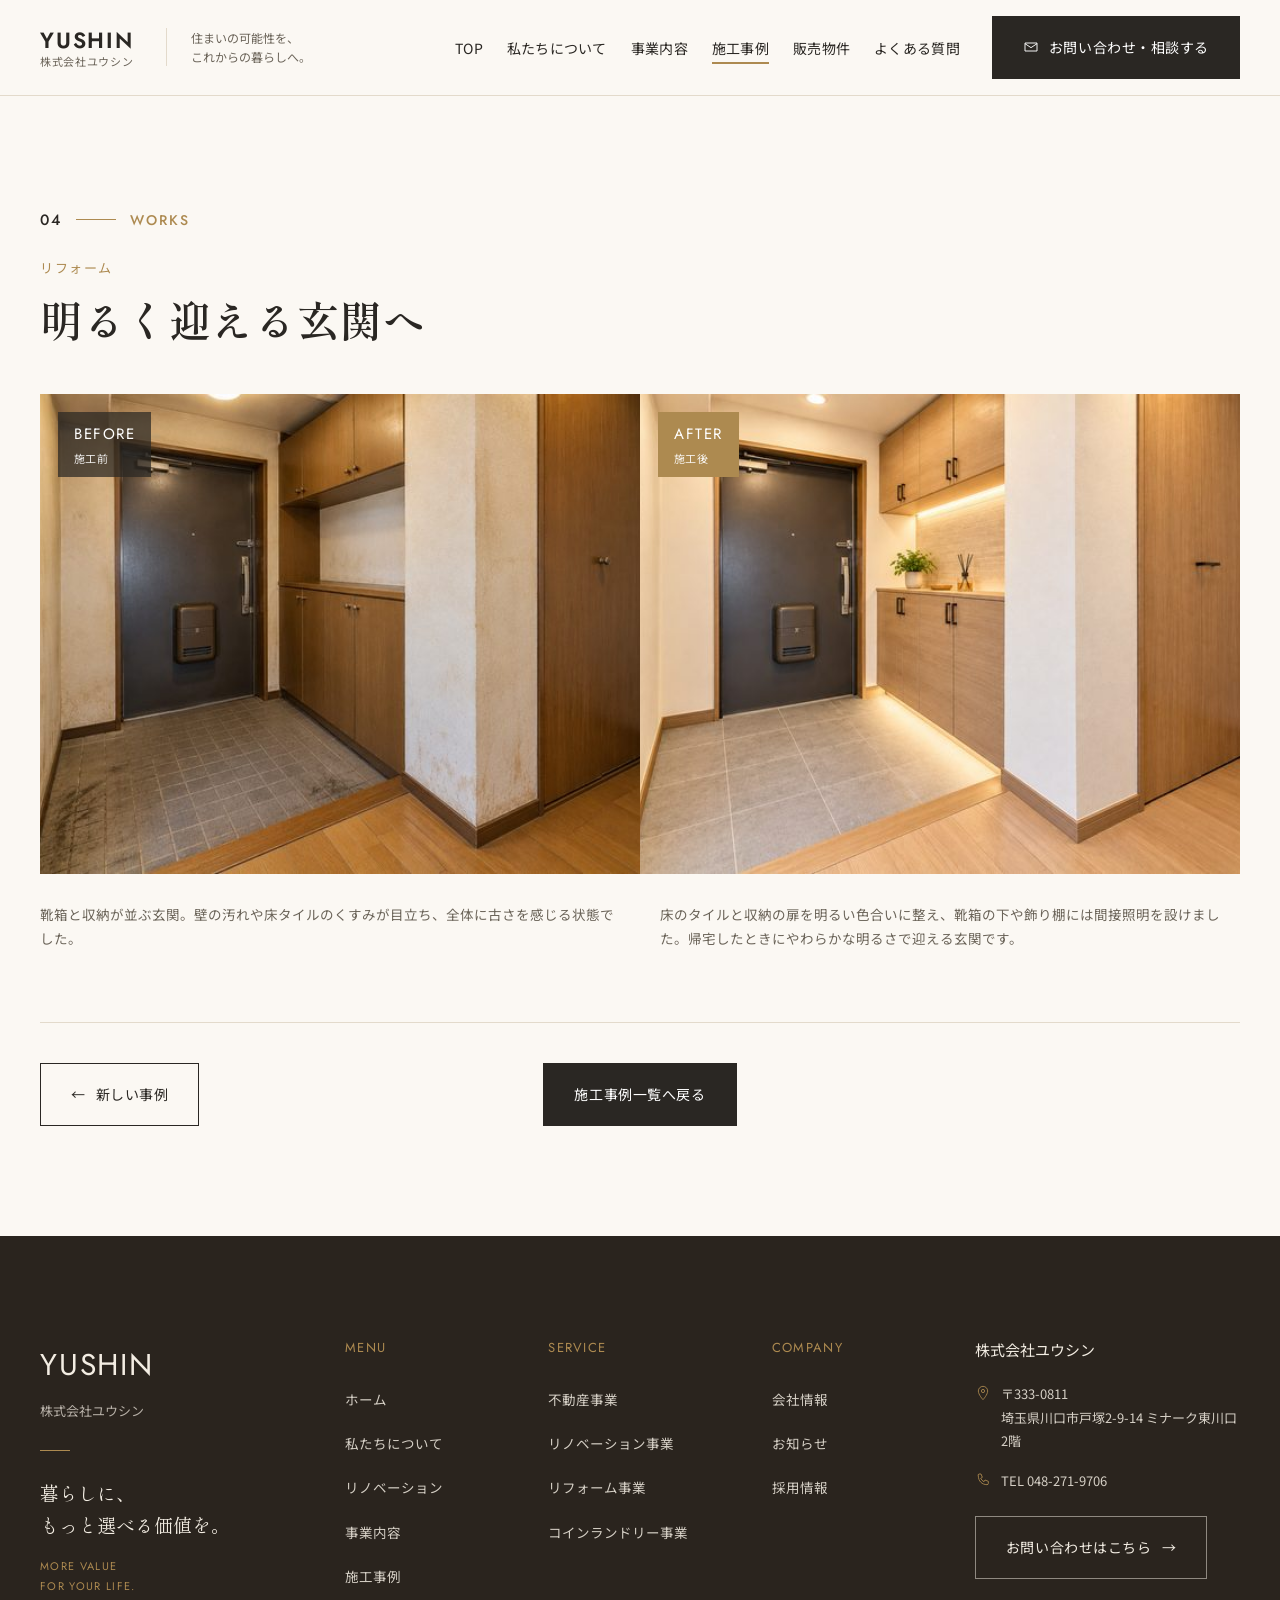
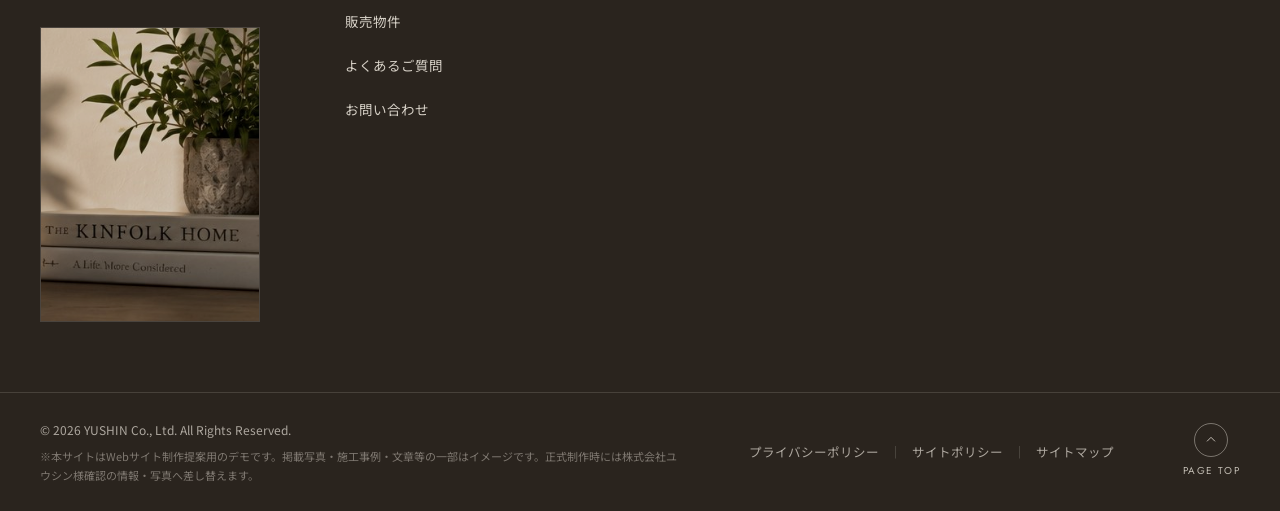
<file: works/05/index.html>
<!DOCTYPE html>
<html lang="ja">
<head>
<meta charset="UTF-8">
<meta name="viewport" content="width=device-width, initial-scale=1">
<meta name="robots" content="noindex, nofollow">
<title>明るく迎える玄関へ｜株式会社ユウシン（提案用デモ）</title>
<link rel="preconnect" href="https://fonts.googleapis.com">
<link rel="preconnect" href="https://fonts.gstatic.com" crossorigin>
<link rel="stylesheet" href="https://fonts.googleapis.com/css2?family=Shippori+Mincho:wght@400;500;600;800&amp;family=Noto+Sans+JP:wght@300;400;500;600;700&amp;family=Cormorant+Garamond:ital,wght@1,400;1,500;1,600&amp;family=Jost:wght@400;500;600&amp;display=swap">
<link rel="stylesheet" href="../../styles/main.css">
<link rel="stylesheet" href="../../styles/site.css">
<link rel="stylesheet" href="../../styles/home-property.css">
</head>
<body>

<a class="skip-link screen-reader-text" id="wp-skip-link" href="#wp--skip-link--target">内容をスキップ</a><div class="wp-site-blocks"><header class="site-header" id="hero">
  <div class="site-header__inner">
    <a class="brand" href="../../#hero">
      <span class="brand__en">YUSHIN</span>
      <span class="brand__jp">株式会社ユウシン</span>
    </a>

    <p class="header-tagline">住まいの可能性を、<br>これからの暮らしへ。</p>

    <nav class="main-nav" id="mainNav">
      <ul>
        <li><a href="../../#hero">TOP</a></li>
        <li><a href="../../#about">私たちについて</a></li>
        <li><a href="../../#service">事業内容</a></li>
        <li><a href="../" class="is-active" aria-current="page">施工事例</a></li>
        <li><a href="../../property/">販売物件</a></li>
        <li><a href="../../#faq">よくある質問</a></li>
      </ul>
    </nav>

    <a href="../../#contact" class="btn btn-dark header-cta">
      <svg class="icon" viewBox="0 0 24 24" aria-hidden="true"><path d="M3 6h18v12H3z" fill="none" stroke="currentColor" stroke-width="1.4"/><path d="M3 7l9 6 9-6" fill="none" stroke="currentColor" stroke-width="1.4"/></svg>
      お問い合わせ・相談する
    </a>

    <button class="nav-toggle" id="navToggle" aria-label="メニューを開く" aria-expanded="false" aria-controls="mainNav">
      <span></span><span></span><span></span>
    </button>
  </div>
</header>



<main id="wp--skip-link--target" class="wp-block-group is-layout-flow wp-block-group-is-layout-flow">
<section class="section works-single" id="works-single">
  <div class="container">
    <header class="works-single__head">
      <p class="eyebrow"><span class="eyebrow__num">04</span><span class="eyebrow__line"></span><span class="eyebrow__label">WORKS</span></p>
      <p class="works-single__type">リフォーム</p>
      <h1 class="section-title works-single__title">明るく迎える玄関へ</h1>
    </header>

    <div class="works-compare works-compare--single" id="works-compare">
      <div class="works-compare__photos">
        <div class="works-compare__frame">
          <span class="works-compare__tag works-compare__tag--before">BEFORE<small>施工前</small></span>
          <img width="1024" height="683" src="../../images/works/works-05-before-1024.jpg" class="photo photo--compare" alt="施工前の玄関のイメージ写真(提案用の生成画像)" loading="lazy" sizes="auto, (max-width: 900px) 100vw, 600px" decoding="async" srcset="../../images/works/works-05-before-1536.jpg 1536w, ../../images/works/works-05-before-1024.jpg 1024w, ../../images/works/works-05-before-640.jpg 640w" />        </div>
        <div class="works-compare__frame">
          <span class="works-compare__tag works-compare__tag--after">AFTER<small>施工後</small></span>
          <img width="1024" height="683" src="../../images/works/works-05-after-1024.jpg" class="photo photo--compare" alt="施工後の玄関のイメージ写真(提案用の生成画像)" loading="lazy" sizes="auto, (max-width: 900px) 100vw, 600px" decoding="async" srcset="../../images/works/works-05-after-1536.jpg 1536w, ../../images/works/works-05-after-1024.jpg 1024w, ../../images/works/works-05-after-640.jpg 640w" />        </div>
      </div>
      <div class="works-compare__captions">
        <div class="works-compare__caption-block">
          <p class="works-compare__caption">靴箱と収納が並ぶ玄関。壁の汚れや床タイルのくすみが目立ち、全体に古さを感じる状態でした。</p>
        </div>
        <div class="works-compare__caption-block">
          <p class="works-compare__caption">床のタイルと収納の扉を明るい色合いに整え、靴箱の下や飾り棚には間接照明を設けました。帰宅したときにやわらかな明るさで迎える玄関です。</p>
        </div>
      </div>
    </div>

    <nav class="works-single__nav" aria-label="施工事例のナビゲーション">
      <a class="btn btn-outline works-single__nav-newer" href="../04/" rel="prev" aria-label="新しい事例：清潔感のある洗面室へ"><span class="arrow" aria-hidden="true">←</span>新しい事例</a>
      <a class="btn btn-dark works-single__nav-list" href="../">施工事例一覧へ戻る</a>
    </nav>
  </div>
</section>

</main>


<footer class="site-footer">
  <div class="container footer-top">
    <div class="footer-brand">
      <p class="footer-brand__en">YUSHIN</p>
      <p class="footer-brand__jp">株式会社ユウシン</p>
      <hr>
      <p class="footer-brand__copy">暮らしに、<br>もっと選べる価値を。</p>
      <p class="footer-brand__en2">MORE VALUE<br>FOR YOUR LIFE.</p>
      <div class="footer-photo">
        <img src="../../images/photos/footer.jpg" width="268" height="360" alt="観葉植物と本が置かれたテーブルのイメージ写真(提案用仮素材)" loading="lazy">
      </div>
    </div>

    <nav class="footer-col" aria-label="メニュー">
      <p class="footer-col__title">MENU</p>
      <ul>
        <li><a href="../../#hero">ホーム</a></li>
        <li><a href="../../#about">私たちについて</a></li>
        <li><a href="../../renovation/">リノベーション</a></li>
        <li><a href="../../#service">事業内容</a></li>
        <li><a href="../">施工事例</a></li>
        <li><a href="../../property/">販売物件</a></li>
        <li><a href="../../#faq">よくあるご質問</a></li>
        <li><a href="../../#contact">お問い合わせ</a></li>
      </ul>
    </nav>

    <nav class="footer-col" aria-label="サービス">
      <p class="footer-col__title">SERVICE</p>
      <ul>
        <li><a href="../../business/#realestate">不動産事業</a></li>
        <li><a href="../../business/#renovation">リノベーション事業</a></li>
        <li><a href="../../business/#reform">リフォーム事業</a></li>
        <li><a href="../../business/#laundry">コインランドリー事業</a></li>
      </ul>
    </nav>

    <nav class="footer-col" aria-label="会社">
      <p class="footer-col__title">COMPANY</p>
      <ul>
        <li><a href="../../company/">会社情報</a></li>
        <li><a href="#">お知らせ</a></li>
        <li><a href="#">採用情報</a></li>
      </ul>
    </nav>

    <div class="footer-company" id="company-info">
      <p class="footer-company__name">株式会社ユウシン</p>
      <p class="footer-company__row">
        <svg viewBox="0 0 24 24" aria-hidden="true"><path d="M12 22s7-7.5 7-13a7 7 0 1 0-14 0c0 5.5 7 13 7 13z" fill="none" stroke="currentColor" stroke-width="1.3"/><circle cx="12" cy="9" r="2.4" fill="none" stroke="currentColor" stroke-width="1.3"/></svg>
        〒333-0811<br>埼玉県川口市戸塚2-9-14 ミナーク東川口2階      </p>
      <p class="footer-company__row">
        <svg viewBox="0 0 24 24" aria-hidden="true"><path d="M6 3h3l2 5-2.5 1.5a11 11 0 0 0 5 5L15 12l5 2v3a2 2 0 0 1-2 2C10.5 19 5 13.5 5 6a2 2 0 0 1 1-3z" fill="none" stroke="currentColor" stroke-width="1.3"/></svg>
        TEL 048-271-9706      </p>
      <a href="../../#contact" class="btn btn-outline btn-outline--light">お問い合わせはこちら<span class="arrow">→</span></a>
    </div>
  </div>

  <div class="footer-bottom">
    <div class="container footer-bottom__inner">
      <p class="footer-copyright">© 2026 YUSHIN Co., Ltd. All Rights Reserved.<span class="footer-disclaimer">※本サイトはWebサイト制作提案用のデモです。掲載写真・施工事例・文章等の一部はイメージです。正式制作時には株式会社ユウシン様確認の情報・写真へ差し替えます。</span></p>
      <nav class="footer-legal" aria-label="法的情報">
        <a href="#">プライバシーポリシー</a><span>｜</span><a href="#">サイトポリシー</a><span>｜</span><a href="#">サイトマップ</a>
      </nav>
      <a href="../../#hero" class="footer-top-btn" aria-label="ページトップへ戻る">
        <svg viewBox="0 0 24 24" aria-hidden="true"><path d="M6 14l6-6 6 6" fill="none" stroke="currentColor" stroke-width="1.5"/></svg>
        <span>PAGE TOP</span>
      </a>
    </div>
  </div>
</footer>

</div>
<script src="../../scripts/main.js"></script>
</body>
</html>
</file>
<file: styles/main.css>
/* =========================================================
   YUSHIN 提案用デモサイト — メインスタイルシート
   ========================================================= */

:root {
  /* --- ベースカラー --- */
  --color-bg: #FBF8F3;
  --color-bg-alt: #F3EDE3;
  --color-white: #FFFFFF;
  --color-charcoal: #2A2723;
  --color-text: #2A2723;
  --color-text-soft: #6B6459;
  --color-border: #E3DACB;
  --color-border-strong: #2A2723;

  /* --- アクセント（ゴールド） --- */
  --color-gold: #AD8A50;
  --color-gold-soft: #E4D3AE;

  /* --- フッター（ダーク） --- */
  --color-dark: #2A241E;
  --color-dark-alt: #34291F;
  --color-dark-text: #F3EDE3;

  /* --- フォント --- */
  --font-serif: "Shippori Mincho", serif;
  --font-sans: "Noto Sans JP", -apple-system, "Hiragino Sans", sans-serif;
  --font-en: "Jost", "Noto Sans JP", sans-serif;
  --font-script: "Cormorant Garamond", serif;

  /* --- レイアウト --- */
  --container-w: 1280px;
  --header-h: 92px;
}

/* --- Reset --- */
* { box-sizing: border-box; }
html { scroll-behavior: smooth; scroll-padding-top: var(--header-h); }
body {
  margin: 0;
  background: var(--color-bg);
  color: var(--color-text);
  font-family: var(--font-sans);
  font-weight: 400;
  line-height: 1.9;
  -webkit-font-smoothing: antialiased;
}
img { max-width: 100%; display: block; }
a { color: inherit; text-decoration: none; }
ul { list-style: none; margin: 0; padding: 0; }
h1, h2, h3 { margin: 0; font-family: var(--font-serif); font-weight: 600; }
p { margin: 0; }
button { font: inherit; background: none; border: none; cursor: pointer; color: inherit; }
svg { width: 1em; height: 1em; }

.container {
  max-width: var(--container-w);
  margin: 0 auto;
  padding: 0 40px;
}

/* =========================================================
   共通パーツ
   ========================================================= */

.eyebrow {
  display: flex;
  align-items: center;
  gap: 14px;
  margin: 0 0 22px;
  color: var(--color-gold);
  font-family: var(--font-en);
  letter-spacing: 0.14em;
  font-size: 14px;
}
.eyebrow__num { font-size: 15px; font-weight: 500; color: var(--color-charcoal); }
.eyebrow__line { width: 40px; height: 1px; background: var(--color-gold); display: inline-block; }
.eyebrow__label { font-weight: 500; }

.section-title {
  font-size: clamp(30px, 3.6vw, 42px);
  line-height: 1.45;
  letter-spacing: 0.02em;
  margin-bottom: 18px;
}

.section-en {
  font-family: var(--font-en);
  letter-spacing: 0.16em;
  font-size: 13px;
  color: var(--color-gold);
  margin-bottom: 26px;
}

.section-desc {
  font-size: 15px;
  color: var(--color-text);
  line-height: 1.95;
  margin-bottom: 34px;
}

.section-foot {
  margin-top: 44px;
  font-family: var(--font-en);
  font-size: 12px;
  letter-spacing: 0.14em;
  color: var(--color-text-soft);
}

.tentative-mark {
  font-size: 0.72em;
  color: var(--color-gold);
  margin-left: 2px;
}

.proposal-note {
  display: block;
  margin-top: 8px;
  font-family: var(--font-en);
  font-size: 11px;
  letter-spacing: 0.06em;
  color: var(--color-gold);
  opacity: 0.85;
}

/* --- ボタン --- */
.btn {
  display: inline-flex;
  align-items: center;
  gap: 10px;
  padding: 17px 30px;
  font-size: 14px;
  letter-spacing: 0.04em;
  border: 1px solid var(--color-border-strong);
  white-space: nowrap;
  transition: background-color .2s ease, color .2s ease, opacity .2s ease;
}
.btn .arrow { transition: transform .2s ease; }
.btn:hover .arrow { transform: translateX(4px); }

.btn-dark {
  background: var(--color-charcoal);
  color: var(--color-white);
  border-color: var(--color-charcoal);
}
.btn-dark:hover { background: #46403A; }

.btn-outline {
  background: transparent;
  color: var(--color-charcoal);
}
.btn-outline:hover { background: var(--color-charcoal); color: var(--color-white); }

.btn-outline--light {
  border-color: rgba(243,237,227,0.5);
  color: var(--color-dark-text);
}
.btn-outline--light:hover { background: var(--color-dark-text); color: var(--color-dark); }

.header-cta .icon { font-size: 16px; }

/* --- 写真（design-parts のデザインカンプから、文字が焼き込まれていない範囲だけを
       トリミングして書き出した提案用の仮写真素材。images/photos/ を参照） --- */
.photo {
  display: block;
  width: 100%;
  height: auto;
}
/* 縦横比を揃えて並べる必要がある箇所のみ、比率を固定してトリミング表示 */
.photo--compare { aspect-ratio: 5 / 4; object-fit: cover; }
.photo--card { aspect-ratio: 6 / 5; object-fit: cover; margin-bottom: 20px; }

.visual-script {
  font-family: var(--font-script);
  font-style: italic;
  font-size: clamp(20px, 2vw, 26px);
  color: var(--color-gold);
  line-height: 1.35;
}
.visual-caption {
  font-family: var(--font-serif);
  font-size: 17px;
  line-height: 1.75;
}
.visual-caption span, .triple__brand-sub, .service-head__catch span {
  display: block;
  margin-top: 10px;
  font-family: var(--font-en);
  font-size: 11px;
  letter-spacing: 0.12em;
  color: var(--color-gold);
  font-weight: 500;
}

/* =========================================================
   01 HEADER
   ========================================================= */
.site-header {
  position: sticky;
  top: 0;
  z-index: 100;
  background: rgba(251,248,243,0.94);
  backdrop-filter: saturate(1.1) blur(6px);
  border-bottom: 1px solid var(--color-border);
}
.site-header__inner {
  max-width: var(--container-w);
  margin: 0 auto;
  min-height: var(--header-h);
  padding: 16px 40px;
  display: flex;
  align-items: center;
  gap: 32px;
}
.brand { display: flex; flex-direction: column; line-height: 1.3; }
.brand__en { font-family: var(--font-en); font-size: 22px; font-weight: 600; letter-spacing: 0.08em; }
.brand__jp { font-size: 11px; letter-spacing: 0.06em; color: var(--color-text-soft); }

.header-tagline {
  font-size: 12px;
  color: var(--color-text-soft);
  line-height: 1.6;
  padding-left: 24px;
  border-left: 1px solid var(--color-border);
  margin-right: auto;
}

.main-nav ul { display: flex; gap: 34px; }
.main-nav a {
  font-size: 14px;
  letter-spacing: 0.02em;
  position: relative;
  padding-bottom: 6px;
}
.main-nav a.is-active { color: var(--color-charcoal); }
.main-nav a.is-active::after {
  content: "";
  position: absolute;
  left: 0; right: 0; bottom: 0;
  height: 2px;
  background: var(--color-gold);
}
.main-nav a:hover { color: var(--color-gold); }

.nav-toggle {
  display: none;
  flex-direction: column;
  justify-content: center;
  gap: 5px;
  width: 40px;
  height: 40px;
  flex-shrink: 0;
}
.nav-toggle span {
  width: 100%;
  height: 1.5px;
  background: var(--color-charcoal);
  transition: transform .25s ease, opacity .25s ease;
}
.nav-toggle[aria-expanded="true"] span:nth-child(1) { transform: translateY(6.5px) rotate(45deg); }
.nav-toggle[aria-expanded="true"] span:nth-child(2) { opacity: 0; }
.nav-toggle[aria-expanded="true"] span:nth-child(3) { transform: translateY(-6.5px) rotate(-45deg); }

/* =========================================================
   01 HERO
   ========================================================= */
.hero {
  position: relative;
  min-height: 88vh;
  display: flex;
  align-items: flex-end;
  overflow: hidden;
}
.hero__photo {
  position: absolute;
  inset: 0;
  overflow: hidden;
}
.hero__photo img {
  position: absolute;
  top: 0;
  right: 0;
  width: 72%;
  height: 100%;
  object-fit: cover;
}
.hero__overlay {
  position: absolute;
  inset: 0;
  background: linear-gradient(90deg, var(--color-bg) 0%, var(--color-bg) 22%, rgba(251,248,243,0.86) 32%, rgba(251,248,243,0.3) 48%, rgba(251,248,243,0) 64%);
}
.hero__content {
  position: relative;
  z-index: 2;
  max-width: var(--container-w);
  margin: 0 auto;
  width: 100%;
  padding: 100px 40px 110px;
}
.hero__title {
  font-size: clamp(38px, 5.4vw, 64px);
  line-height: 1.4;
  margin-bottom: 20px;
}
.hero__en {
  font-family: var(--font-en);
  color: var(--color-gold);
  letter-spacing: 0.14em;
  font-size: 15px;
  margin-bottom: 26px;
}
.hero__desc {
  font-size: 15.5px;
  max-width: 560px;
  margin-bottom: 24px;
}
.hero__meta { font-size: 13.5px; color: var(--color-text-soft); margin-bottom: 34px; }
.hero__actions { display: flex; flex-wrap: wrap; gap: 16px; }

/* 背景写真の上でも読めるように（写真・オーバーレイ・余白は変えない）
   - 説明文と会社名・所在地: 文字の周りだけに背景色のやわらかい縁取り（箱は付けない）。会社名・所在地は少し濃く
   - 右の「相談する」ボタン: 透明だと写真が透けて読みにくいため、アイボリーの背景を敷く（細い枠線・ホバー時の黒は従来どおり）。左の黒いボタンが主、右が明るい副導線 */
.hero__desc, .hero__meta { text-shadow: 0 0 2px rgba(251,248,243,0.9), 0 0 8px rgba(251,248,243,0.9); }
.hero__meta { color: #4E4841; }
.hero__actions .btn-outline { background: rgba(251,248,243,0.92); }
.hero__actions .btn-outline:hover { background: var(--color-charcoal); color: var(--color-white); }
.hero__scroll {
  position: absolute;
  left: 40px;
  bottom: 28px;
  z-index: 2;
  font-family: var(--font-en);
  font-size: 11px;
  letter-spacing: 0.2em;
  color: var(--color-text-soft);
  padding-left: 26px;
}
.hero__scroll::before {
  content: "";
  position: absolute;
  left: 0;
  top: 2px;
  width: 1px;
  height: 34px;
  background: var(--color-text-soft);
}

/* =========================================================
   セクション共通レイアウト
   ========================================================= */
.section { padding: 110px 0; }
.section--alt { background: var(--color-bg-alt); }

.split {
  display: grid;
  grid-template-columns: minmax(320px, 420px) 1fr;
  gap: 70px;
  align-items: center;
}
.split__visual { position: relative; }
.split__visual--wide { grid-column: span 1; }

.visual-caption--top {
  position: absolute;
  top: 26px;
  right: 26px;
  text-align: right;
  background: rgba(251,248,243,0.85);
  padding: 10px 16px;
}
.visual-script--bottom {
  position: absolute;
  bottom: 26px;
  right: 26px;
  text-align: right;
}
.visual-script--onphoto {
  position: absolute;
  top: 30px;
  left: 30px;
  text-align: left;
}
.visual-caption--onphoto {
  position: absolute;
  top: 30px;
  left: 30px;
  color: var(--color-charcoal);
}

/* =========================================================
   04 WORKS
   ========================================================= */
.works-compare { position: relative; }
.works-compare__photos {
  position: relative;
  display: grid;
  grid-template-columns: 1fr 1fr;
  align-items: start;
}
.works-compare__frame { position: relative; }
.works-compare__tag {
  position: absolute;
  top: 18px;
  left: 18px;
  z-index: 2;
  display: flex;
  flex-direction: column;
  padding: 8px 16px;
  font-family: var(--font-en);
  font-size: 15px;
  letter-spacing: 0.1em;
  color: var(--color-white);
}
.works-compare__tag small { font-family: var(--font-sans); letter-spacing: 0.04em; font-size: 11px; opacity: 0.9; }
.works-compare__tag--before { background: rgba(42,39,35,0.72); }
.works-compare__tag--after { background: var(--color-gold); }
.works-compare__captions {
  display: grid;
  grid-template-columns: 1fr 1fr;
  gap: 0 40px;
  margin-top: 22px;
}
.works-compare__caption {
  font-size: 13.5px;
  color: var(--color-text-soft);
  line-height: 1.8;
}
.works-compare__nav {
  display: flex;
  align-items: center;
  gap: 2px;
  width: 56px;
  height: 56px;
  border-radius: 50%;
  background: var(--color-white);
  border: 1px solid var(--color-border);
  justify-content: center;
  position: absolute;
  top: 50%;
  left: 50%;
  transform: translate(-50%, -50%);
  z-index: 3;
  padding: 0 4px;
}
.works-compare__nav svg { width: 16px; height: 16px; }
.works-compare__nav[disabled] { cursor: default; opacity: 0.55; }
.visual-script--corner { position: absolute; bottom: -46px; right: 0; text-align: right; }

/* =========================================================
   05 SERVICE
   ========================================================= */
.service-layout {
  display: grid;
  grid-template-columns: minmax(300px, 420px) 1fr;
  gap: 70px;
  align-items: start;
}
.split__text--noshrink { max-width: 420px; }
.service-content { min-width: 0; }
.service-head__catch {
  font-family: var(--font-serif);
  font-size: 19px;
  color: var(--color-charcoal);
  margin-bottom: 34px;
}

.service-body {
  display: grid;
  grid-template-columns: 1fr 240px;
  gap: 32px;
  align-items: start;
}
.service-grid {
  display: grid;
  grid-template-columns: repeat(2, 1fr);
  gap: 24px 28px;
}
.service-card { position: relative; }
.service-card__icon {
  display: flex;
  align-items: center;
  justify-content: center;
  width: 54px;
  height: 54px;
  border-radius: 50%;
  background: var(--color-gold-soft);
  color: var(--color-charcoal);
  margin-top: -47px;
  margin-left: 14px;
  position: relative;
  z-index: 2;
  border: 4px solid var(--color-bg);
}
.service-card__icon svg { width: 24px; height: 24px; }
.service-card h3 { font-size: 16.5px; margin: 18px 0 6px; line-height: 1.5; }
.service-card h3 small { display: inline-block; font-size: 13px; font-weight: 400; } /* 括弧の中（売買・賃貸管理・仲介）は途中で折り返さない */
.service-card__en {
  font-family: var(--font-en);
  font-size: 11px;
  letter-spacing: 0.12em;
  color: var(--color-gold);
  margin-bottom: 12px;
}
.service-card__desc { font-size: 13.5px; color: var(--color-text-soft); line-height: 1.85; }
.service-side { position: relative; }

/* =========================================================
   06 / 07 / 09 3カラム（テキスト / ビジュアル / ブランド欄）
   ========================================================= */
.triple {
  display: grid;
  grid-template-columns: minmax(300px, 380px) 1fr 200px;
  gap: 56px;
  align-items: center;
}
.triple__visual { position: relative; }
.triple__brand {
  align-self: stretch;
  display: flex;
  flex-direction: column;
  justify-content: center;
  padding-left: 40px;
  border-left: 1px solid var(--color-border);
  height: 100%;
}
.triple__brand-en { font-family: var(--font-en); font-size: 22px; letter-spacing: 0.08em; margin-bottom: 4px; }
.triple__brand-jp { font-size: 12.5px; color: var(--color-text-soft); margin-bottom: 22px; }
.triple__brand hr { border: none; border-top: 1px solid var(--color-gold); width: 30px; margin: 0 0 22px; }
.triple__brand-copy { font-family: var(--font-serif); font-size: 16.5px; line-height: 1.85; }
.triple__brand-sub { font-family: var(--font-sans); font-size: 12px; color: var(--color-text-soft); letter-spacing: 0; margin-top: 20px; line-height: 1.9; }
.triple__visual {
  align-self: stretch;
  overflow: hidden;
}
.triple__visual .photo {
  width: 100%;
  height: 100%;
  object-fit: cover;
}

/* =========================================================
   07 FAQ（質問をクリック／タップすると回答が開く。<details>/<summary>）
   ========================================================= */
.split--faq { align-items: start; }
.faq-list { border-top: 1px solid var(--color-border); }
.faq-item { background: var(--color-white); border: 1px solid var(--color-border); border-top: 0; }
.faq-item__q {
  display: flex;
  align-items: center;
  gap: 18px;
  padding: 20px 24px;
  cursor: pointer;
  list-style: none;
  transition: background-color .2s ease;
}
.faq-item__q::-webkit-details-marker { display: none; }
.faq-item__q:hover { background: #fdfbf7; }
.faq-item__q:focus-visible { outline: 2px solid var(--color-gold); outline-offset: -2px; }
.faq-item__num {
  flex-shrink: 0;
  display: flex;
  align-items: center;
  justify-content: center;
  width: 44px;
  height: 44px;
  border-radius: 50%;
  background: var(--color-gold);
  color: var(--color-white);
  font-family: var(--font-en);
  font-size: 12.5px;
  font-weight: 500;
}
.faq-item__text { flex: 1 1 auto; min-width: 0; font-family: var(--font-serif); font-size: 16.5px; font-weight: 600; line-height: 1.7; letter-spacing: 0.02em; overflow-wrap: anywhere; }
/* 開閉の目印（＋ / −）。細い線で控えめに */
.faq-item__icon { position: relative; flex-shrink: 0; width: 16px; height: 16px; }
.faq-item__icon::before,
.faq-item__icon::after { content: ""; position: absolute; top: 50%; left: 0; width: 16px; height: 1px; background: var(--color-gold); transition: transform .25s ease; }
.faq-item__icon::after { transform: rotate(90deg); }
.faq-item[open] .faq-item__icon::after { transform: rotate(0deg); }
.faq-item__a { display: flex; gap: 14px; padding: 0 24px 24px 86px; }
.faq-item__a-mark {
  flex-shrink: 0;
  display: flex;
  align-items: center;
  justify-content: center;
  width: 22px;
  height: 22px;
  margin-top: 3px;
  border-radius: 50%;
  background: var(--color-border);
  color: var(--color-charcoal);
  font-family: var(--font-en);
  font-size: 11px;
}
.faq-item__a p { font-size: 14.5px; line-height: 2; color: var(--color-text-soft); overflow-wrap: anywhere; }
@media (prefers-reduced-motion: reduce) {
  .faq-item__icon::before, .faq-item__icon::after { transition: none; }
}
/* 公開中の質問が無いとき（一覧の代わり） */
.faq-empty {
  align-self: start;
  padding: 22px;
  font-size: 14px;
  line-height: 1.9;
  color: var(--color-text-soft);
  background: var(--color-white);
  border: 1px solid var(--color-border);
}

/* =========================================================
   08 CONTACT
   ========================================================= */
.contact-cards {
  display: flex;
  flex-direction: column;
  gap: 14px;
  margin: 6px 0 40px;
}
/* 電話・メールの2つ。1枚ずつ少しゆとりを持たせ、2行目に電話番号・メールアドレスを出す（PCでは電話番号を見て電話できるように） */
.contact-card {
  display: flex;
  align-items: center;
  gap: 18px;
  min-height: 84px;
  background: var(--color-white);
  border: 1px solid var(--color-border);
  padding: 18px 24px;
  color: var(--color-text);
  text-decoration: none;
  transition: border-color .2s ease, background-color .2s ease;
}
.contact-card:hover { border-color: var(--color-gold); background: #fffdf9; }
.contact-card:focus-visible { outline: 2px solid var(--color-gold); outline-offset: 2px; }
.contact-card svg { width: 26px; height: 26px; flex-shrink: 0; color: var(--color-charcoal); }
.contact-card__text { display: flex; flex-direction: column; gap: 2px; min-width: 0; margin-right: auto; }
.contact-card__jp { font-size: 15px; line-height: 1.6; }
.contact-card__sub { font-family: var(--font-en); font-size: 13px; letter-spacing: 0.06em; line-height: 1.5; color: var(--color-text-soft); overflow-wrap: anywhere; }
.contact-card__en { flex-shrink: 0; font-family: var(--font-en); font-size: 11px; letter-spacing: 0.1em; color: var(--color-gold); }
.contact-card .arrow { flex-shrink: 0; transition: transform .2s ease; }
.contact-card:hover .arrow { transform: translateX(3px); }
@media (max-width: 640px) {
  .contact-card { gap: 14px; min-height: 76px; padding: 16px 18px; }
  .contact-card__en { display: none; }
}

/* =========================================================
   10 FOOTER
   ========================================================= */
.site-footer { background: var(--color-dark); color: var(--color-dark-text); }
.footer-top {
  display: grid;
  grid-template-columns: 1.3fr 0.8fr 0.9fr 0.8fr 1.3fr;
  gap: 40px;
  padding: 100px 40px 70px;
}
.footer-brand__en { font-family: var(--font-en); font-size: 30px; letter-spacing: 0.06em; margin-bottom: 6px; }
.footer-brand__jp { font-size: 13px; color: rgba(243,237,227,0.7); margin-bottom: 26px; }
.footer-brand hr { border: none; border-top: 1px solid var(--color-gold); width: 30px; margin: 0 0 26px; }
.footer-brand__copy { font-family: var(--font-serif); font-size: 19px; line-height: 1.7; margin-bottom: 16px; }
.footer-brand__en2 { font-family: var(--font-en); font-size: 11px; letter-spacing: 0.12em; color: var(--color-gold); line-height: 1.8; }
.footer-photo {
  margin-top: 30px;
  max-width: 220px;
  overflow: hidden;
  border: 1px solid rgba(243,237,227,0.16);
}
.footer-photo img { width: 100%; height: auto; filter: brightness(0.82) saturate(0.92); }

.footer-col__title { font-family: var(--font-en); font-size: 13px; letter-spacing: 0.1em; color: var(--color-gold); margin-bottom: 22px; }
.footer-col li { margin-bottom: 14px; }
.footer-col a { font-size: 13.5px; color: rgba(243,237,227,0.85); }
.footer-col a:hover { color: var(--color-gold); }

.footer-company__name { font-size: 15px; margin-bottom: 18px; }
.footer-company__row {
  display: flex;
  gap: 10px;
  font-size: 13px;
  line-height: 1.8;
  color: rgba(243,237,227,0.85);
  margin-bottom: 16px;
}
.footer-company__row svg { width: 16px; height: 16px; flex-shrink: 0; margin-top: 3px; color: var(--color-gold); }
.footer-company__row a { color: inherit; text-decoration: none; overflow-wrap: anywhere; }
.footer-company__row a:hover { text-decoration: underline; }
.footer-company .btn { margin-top: 8px; }

.footer-bottom { border-top: 1px solid rgba(243,237,227,0.14); }
.footer-bottom__inner {
  display: flex;
  align-items: center;
  justify-content: space-between;
  gap: 24px;
  flex-wrap: wrap;
  padding: 26px 40px;
}
.footer-copyright { font-size: 12px; color: rgba(243,237,227,0.65); max-width: 640px; }
.footer-disclaimer { display: block; margin-top: 6px; font-size: 11px; color: rgba(243,237,227,0.42); line-height: 1.7; }
.footer-legal { display: flex; align-items: center; gap: 10px; font-size: 12.5px; color: rgba(243,237,227,0.65); }
.footer-legal a:hover { color: var(--color-gold); }
.footer-legal span { color: rgba(243,237,227,0.3); }
.footer-top-btn {
  display: flex;
  flex-direction: column;
  align-items: center;
  gap: 4px;
  font-family: var(--font-en);
  font-size: 10px;
  letter-spacing: 0.14em;
  color: rgba(243,237,227,0.75);
}
.footer-top-btn svg {
  width: 34px; height: 34px;
  border: 1px solid rgba(243,237,227,0.4);
  border-radius: 50%;
  padding: 8px;
}

/* =========================================================
   レスポンシブ — タブレット
   ========================================================= */
@media (max-width: 1100px) {
  .triple { grid-template-columns: 1fr 1fr; }
  .triple__brand { grid-column: 1 / -1; flex-direction: row; align-items: center; gap: 30px; border-left: none; border-top: 1px solid var(--color-border); padding: 30px 0 0; margin-top: 10px; height: auto; }
  .triple__brand hr { display: none; }
  .service-body { grid-template-columns: 1fr; }
  .service-side { display: none; }
  .service-grid { grid-template-columns: repeat(2, 1fr); gap: 40px 28px; }
  .footer-top { grid-template-columns: 1fr 1fr 1fr; row-gap: 50px; }
  .footer-brand, .footer-company { grid-column: 1 / -1; }
}

@media (max-width: 900px) {
  .header-tagline { display: none; }
  .main-nav { display: none; }
  .header-cta { display: none; }
  .nav-toggle { display: flex; }

  .site-header.is-open .main-nav {
    display: block;
    position: absolute;
    top: 100%;
    left: 0; right: 0;
    background: var(--color-bg);
    border-bottom: 1px solid var(--color-border);
    padding: 10px 40px 26px;
  }
  .site-header.is-open .main-nav ul { flex-direction: column; gap: 4px; }
  .site-header.is-open .main-nav a { display: block; padding: 12px 0; }
  .site-header.is-open .header-cta { display: inline-flex; margin: 0 40px 26px; }

  .split, .triple, .service-layout { grid-template-columns: 1fr; }
  .split__text, .split__text--noshrink { max-width: none; }
  .split__visual--wide { order: -1; }
  .service-layout { gap: 40px; }
  .works-compare__photos { grid-template-columns: 1fr; row-gap: 0; }
  .works-compare__nav { position: static; transform: none; margin: -28px auto; }
  .works-compare__captions { grid-template-columns: 1fr; gap: 28px; margin-top: 28px; }
  .visual-script--corner { position: static; margin-top: 20px; text-align: left; }
}

@media (max-width: 640px) {
  .container { padding: 0 22px; }
  .site-header__inner { padding: 14px 22px; }
  .section { padding: 76px 0; }
  .hero { min-height: 92vh; }
  .hero__content { padding: 70px 22px 70px; }
  .hero__actions { flex-direction: column; align-items: stretch; }
  .hero__actions .btn { justify-content: center; }
  .btn { width: 100%; justify-content: center; }
  .split__text .btn, .split__text--noshrink .btn { width: auto; }
  .service-grid { grid-template-columns: 1fr; }
  .faq-item__q { gap: 14px; padding: 18px 16px; }
  .faq-item__num { width: 38px; height: 38px; font-size: 11.5px; }
  .faq-item__text { font-size: 15px; }
  .faq-item__a { padding: 0 16px 22px 16px; }
  .footer-top { grid-template-columns: 1fr; padding: 70px 22px 50px; gap: 46px; }
  .footer-bottom__inner { padding: 22px; flex-direction: column; align-items: flex-start; }
  .triple__brand { flex-direction: column; align-items: flex-start; }
  .visual-caption--top, .visual-script--bottom, .visual-script--onphoto, .visual-caption--onphoto { position: static; text-align: left; background: none; padding: 0; margin-top: 16px; }
}
</file>
<file: styles/site.css>
/* YUSHIN 静的デモ用: WordPress テーマの style.css（Commit 済み）の公開側の指定 */
/* =========================================================
   WordPress 対応の追加分のみ（assets/css/main.css は既存サイトと同一）
   ========================================================= */


/* 施工事例（管理画面から登録した内容を表示するとき）:
   「PHOTO：提案用イメージ」注記が確保していた余白（約29px）を残し、
   装飾文字 "Renovation after." が説明文に重ならないようにする（PC・タブレット幅のみ） */
@media (min-width: 901px) {
	.works-compare__captions--live { padding-bottom: 29px; }
}

/* =========================================================
   施工事例の手動切り替え（Phase 2B-1）
   登録された施工事例（最新3件まで）を、同じ位置に重ねて置き、
   矢印で切り替える。全件を重ねるので、WORKS の高さは切り替えで動かない。
   ※ .works-compare--switch の中だけに適用（0件時の Phase 1 固定表示には影響しない）
   ========================================================= */
.works-compare--switch .works-compare__stack,
.works-compare--switch .works-compare__captions-stack { display: grid; min-width: 0; }
.works-compare--switch .works-compare__stack > .works-compare__frame,
.works-compare--switch .works-compare__captions-stack > .works-compare__captions { grid-area: 1 / 1; }

/* 控えめなフェード（切り替え前後を重ねて表示） */
.works-compare--switch [data-slide] { transition: opacity .4s ease, visibility .4s; }
.works-compare--switch [data-slide]:not(.is-active) { opacity: 0; visibility: hidden; pointer-events: none; }

/* 既存の丸い矢印を再利用: 見た目（56px の円・矢印2つ）はそのまま、左右を別々のボタンにする */
.works-compare--switch .works-compare__nav { padding: 0; gap: 0; overflow: hidden; }
.works-compare--switch .works-compare__nav-btn { display: flex; align-items: center; width: 27px; height: 100%; padding: 0; }
.works-compare--switch .works-compare__nav-btn--prev { justify-content: flex-end; padding-right: 1px; border-radius: 28px 0 0 28px; }
.works-compare--switch .works-compare__nav-btn--next { justify-content: flex-start; padding-left: 1px; border-radius: 0 28px 28px 0; }
.works-compare--switch .works-compare__nav-btn:hover:not([disabled]) { color: var(--color-gold); }
.works-compare--switch .works-compare__nav-btn:focus-visible { outline: 2px solid var(--color-gold); outline-offset: -3px; }
.works-compare--switch .works-compare__nav--off { opacity: 0.55; }
.works-compare--switch .works-compare__nav--off .works-compare__nav-btn { cursor: default; }

/* 現在位置（01 / 03） */
.works-compare--switch .works-compare__count {
	margin-top: 14px;
	text-align: center;
	font-family: var(--font-en);
	font-size: 12px;
	letter-spacing: 0.16em;
	color: var(--color-text-soft);
}
.works-compare--switch .works-compare__count-current { color: var(--color-charcoal); }

@media (prefers-reduced-motion: reduce) {
	.works-compare--switch [data-slide] { transition: none; }
}

/* =========================================================
   施工事例の切り替え: 写真エリア左右端の矢印 / タッチ操作（2件以上のとき）
   ・PC: 写真エリアにマウスを乗せると、左右端に薄い丸型の矢印が現れる（左=前 / 右=次）
   ・スマホ等（hover なし）: 薄く常時表示。左右スワイプでも切り替え
   ・ボタン自体は写真の左右端の縦長の帯（幅64px）で、押せる範囲を広く確保
   ========================================================= */
.works-compare--switch .works-compare__photos { touch-action: pan-y pinch-zoom; } /* 縦スクロール・ピンチはそのまま、横スワイプだけスクリプトへ */

.works-compare--switch .works-compare__arrow {
	position: absolute;
	top: 0;
	bottom: 0;
	z-index: 3;
	display: flex;
	align-items: center;
	width: 64px;
	padding: 0;
	opacity: 0.7;
	transition: opacity .3s ease;
	-webkit-tap-highlight-color: transparent;
}
.works-compare--switch .works-compare__arrow--prev { left: 0; justify-content: flex-start; padding-left: 10px; }
.works-compare--switch .works-compare__arrow--next { right: 0; justify-content: flex-end; padding-right: 10px; }
.works-compare--switch .works-compare__arrow:focus { outline: none; }

.works-compare--switch .works-compare__arrow-icon {
	display: flex;
	align-items: center;
	justify-content: center;
	width: 44px;
	height: 44px;
	border-radius: 50%;
	background: rgba(255, 255, 255, 0.86);
	border: 1px solid var(--color-border);
	color: var(--color-charcoal);
	transition: background-color .2s ease, color .2s ease;
}
.works-compare--switch .works-compare__arrow-icon svg { width: 18px; height: 18px; }
.works-compare--switch .works-compare__arrow:focus-visible .works-compare__arrow-icon { outline: 2px solid var(--color-gold); outline-offset: 2px; }
.works-compare--switch .works-compare__arrow:focus-visible { opacity: 1; }

/* PC（マウス）: 通常は隠し、写真エリアにカーソルがあるときに浮かび上がる */
@media (hover: hover) and (pointer: fine) {
	.works-compare--switch .works-compare__arrow { opacity: 0; }
	.works-compare--switch .works-compare__photos:hover .works-compare__arrow,
	.works-compare--switch .works-compare__arrow:focus-visible { opacity: 1; }
	.works-compare--switch .works-compare__arrow:hover .works-compare__arrow-icon { background: #fff; color: var(--color-gold); }
}

/* 写真エリアが小さい幅（約900〜1120px）: 中央だと BEFORE/AFTER タグに重なるため、矢印を小さくして下端寄せにする */
@media (min-width: 901px) and (max-width: 1120px) {
	.works-compare--switch .works-compare__arrow { align-items: flex-end; padding-bottom: 10px; }
	.works-compare--switch .works-compare__arrow-icon { width: 36px; height: 36px; }
	.works-compare--switch .works-compare__arrow-icon svg { width: 16px; height: 16px; }
}

/* 写真が縦に並ぶ幅（900px以下）: AFTER タグと重ならないよう、矢印を上へずらす */
@media (max-width: 900px) {
	.works-compare--switch .works-compare__arrow-icon { transform: translateY(-40px); }
}

@media (prefers-reduced-motion: reduce) {
	.works-compare--switch .works-compare__arrow,
	.works-compare--switch .works-compare__arrow-icon { transition: none; }
}

/* =========================================================
   施工事例 一覧（/works/）・詳細（/works/{slug}/）
   既存のデザイン変数・部品（.section / .container / .eyebrow / .section-title / .btn / .works-compare__*）を流用し、
   ここでは一覧のカード・絞り込み・ページ送り・前後ナビだけを足す。
   ========================================================= */

/* 矢印つきの下線リンク（トップの各事例・一覧カードの「詳しく見る」で共通） */
.text-link {
	display: inline-flex;
	align-items: center;
	gap: 8px;
	padding-bottom: 2px;
	font-size: 13.5px;
	letter-spacing: 0.04em;
	border-bottom: 1px solid var(--color-gold);
}
.text-link { position: relative; }
/* 見た目は変えずに、指で押しやすいようタップできる範囲を広げる */
.text-link::before { content: ""; position: absolute; inset: -12px -8px; }
.text-link .arrow { transition: transform .2s ease; }
.text-link:hover .arrow,
a:hover > .text-link .arrow { transform: translateX(4px); }
.text-link:focus-visible { outline: 2px solid var(--color-gold); outline-offset: 4px; }

/* トップの WORKS: 各事例の詳細へのリンク（説明文の下。切り替えスライドと同じ位置で入れ替わる） */
.works-compare__more { grid-column: 1 / -1; margin-top: 18px; }

/* 見出し・案内（一覧 / 404） */
.works-archive__head { margin-bottom: 44px; }
.works-archive__head .section-title { margin-bottom: 26px; }
.works-archive__empty { margin-bottom: 30px; }
.page-actions { display: flex; flex-wrap: wrap; gap: 16px; margin-top: 34px; }

/* 種別の絞り込み */
.works-filter ul { display: flex; flex-wrap: wrap; gap: 10px; }
.works-filter a {
	display: inline-flex;
	align-items: center;
	min-height: 44px;
	padding: 8px 22px;
	font-size: 13.5px;
	letter-spacing: 0.04em;
	line-height: 1.4;
	background: var(--color-white);
	border: 1px solid var(--color-border);
	transition: background-color .2s ease, color .2s ease, border-color .2s ease;
}
.works-filter a:hover { border-color: var(--color-gold); color: var(--color-gold); }
.works-filter a[aria-current="page"] { background: var(--color-charcoal); border-color: var(--color-charcoal); color: var(--color-white); }
.works-filter a:focus-visible { outline: 2px solid var(--color-gold); outline-offset: 2px; }

/* 一覧のカード（施工前・施工後を並べる。写真の見せ方はトップの WORKS と同じ） */
.works-list { display: grid; grid-template-columns: repeat(2, minmax(0, 1fr)); gap: 64px 40px; }
.works-card__link { display: block; }
.works-card__link:focus-visible { outline: 2px solid var(--color-gold); outline-offset: 6px; }
.works-card__photos { display: grid; grid-template-columns: 1fr 1fr; align-items: start; }
.works-card .works-compare__tag { top: 12px; left: 12px; padding: 5px 12px; font-size: 13px; }
.works-card .works-compare__tag small { font-size: 10px; }
.works-card__body { padding-top: 22px; }
.works-card__type { font-size: 12.5px; letter-spacing: 0.12em; color: var(--color-gold); line-height: 1.6; }
.works-card__title { margin: 6px 0 16px; font-size: 20px; line-height: 1.55; transition: color .2s ease; }
.works-card__link:hover .works-card__title { color: var(--color-gold); }

/* ページ送り（paginate_links の <ul class="page-numbers"> 自体には枠を付けず、中の <li> の a / span だけをボタンにする） */
.works-pagination { margin-top: 64px; }
.works-pagination ul { display: flex; flex-wrap: wrap; justify-content: center; gap: 8px; }
.works-pagination li > .page-numbers {
	display: inline-flex;
	align-items: center;
	justify-content: center;
	min-width: 44px;
	height: 44px;
	padding: 0 14px;
	font-family: var(--font-en);
	font-size: 14px;
	letter-spacing: 0.04em;
	background: var(--color-white);
	border: 1px solid var(--color-border);
	transition: background-color .2s ease, color .2s ease, border-color .2s ease;
}
.works-pagination li > a.page-numbers:hover { border-color: var(--color-gold); color: var(--color-gold); }
.works-pagination li > .page-numbers.current { background: var(--color-charcoal); border-color: var(--color-charcoal); color: var(--color-white); }
.works-pagination li > .page-numbers.dots { background: none; border-color: transparent; }

/* 詳細 */
.works-single__head { margin-bottom: 44px; }
.works-single__type { margin-bottom: 8px; font-size: 13px; letter-spacing: 0.12em; color: var(--color-gold); }
.works-single__title { margin-bottom: 0; }
.works-single .works-compare__captions { margin-top: 28px; }
.works-single__nav {
	display: grid;
	grid-template-columns: 1fr auto 1fr;
	grid-template-areas: "newer list older";
	align-items: center;
	gap: 16px;
	margin-top: 72px;
	padding-top: 40px;
	border-top: 1px solid var(--color-border);
}
.works-single__nav-newer { grid-area: newer; justify-self: start; }
.works-single__nav-list  { grid-area: list; }
.works-single__nav-older { grid-area: older; justify-self: end; }
.works-single__nav-newer .arrow { order: -1; }
.works-single__nav-newer:hover .arrow { transform: translateX(-4px); }

@media (max-width: 900px) {
	.works-list { grid-template-columns: 1fr; gap: 56px; }
	.works-single__nav {
		grid-template-columns: 1fr 1fr;
		grid-template-areas: "list list" "newer older";
		margin-top: 56px;
	}
	.works-single__nav-list { justify-self: stretch; justify-content: center; }
}

@media (max-width: 640px) {
	.works-archive__head { margin-bottom: 32px; }
	.works-single__head { margin-bottom: 32px; }
	.works-card__title { font-size: 18px; }
	.works-pagination { margin-top: 48px; }
	/* スマホでは .btn が全幅・大きめになるため、前後ナビは横2つに収まる大きさにする */
	.works-single__nav .btn { padding: 14px 10px; font-size: 13px; gap: 6px; }
	.works-single__nav-newer, .works-single__nav-older { justify-self: stretch; }
	.page-actions .btn { width: 100%; }
}

/* =========================================================
   中間幅（901〜1200px）の補正
   assets/css/main.css（既存の静的サイトと同一）のタブレット/スマホ用レイアウトは 900px 以下から。
   901〜1200px では PC 用の横並びのまま押し縮められ、ヘッダーのナビが1文字ずつ折り返して高さが最大246pxまで膨らみ、
   FAQ の回答も1行3〜5文字になる。ここでは 1200px 以下から切り替える（見た目・開閉は 900px 以下の既存の表示と同じ）。
   ========================================================= */
@media (max-width: 1200px) {
	/* ヘッダー: 900px 以下と同じハンバーガー表示（開閉は assets/js/main.js の .is-open のまま） */
	.header-tagline, .main-nav, .header-cta { display: none; }
	.nav-toggle { display: flex; }
	.site-header.is-open .main-nav {
		display: block;
		position: absolute;
		top: 100%;
		left: 0; right: 0;
		background: var(--color-bg);
		border-bottom: 1px solid var(--color-border);
		padding: 10px 40px 26px;
	}
	.site-header.is-open .main-nav ul { flex-direction: column; gap: 4px; }
	.site-header.is-open .main-nav a { display: block; padding: 12px 0; }
	.site-header.is-open .header-cta { display: inline-flex; margin: 0 40px 26px; }

	/* FAQ: 「テキスト + カード2列」の横並びをやめ、テキストの下にカードを（2列のまま）置く */
	.split--faq { grid-template-columns: 1fr; }
}

/* スマホ幅でメニューを開いたとき、「お問い合わせ・相談する」がブランド名・ハンバーガーと同じ1行に並び、
   ページ全体が横に広がる（390px で 547px）。ボタンだけ次の行へ回す（既存の 640px の切り替え位置）。 */
@media (max-width: 640px) {
	.site-header.is-open .site-header__inner { flex-wrap: wrap; }
	.site-header.is-open .nav-toggle { order: 2; }
	.site-header.is-open .header-cta { order: 3; flex: 1 1 100%; margin: 4px 0 0; }
}

/* 静的デモ用: 「内容をスキップ」リンク（キーボードで移動したときだけ表示。WordPress 本体の wp-block-template-skip-link.css と同じ指定） */
.skip-link.screen-reader-text{border:0;clip-path:inset(50%);height:1px;margin:-1px;overflow:hidden;padding:0;position:absolute!important;width:1px;word-wrap:normal!important;word-break:normal!important}
.skip-link.screen-reader-text:focus{background-color:#eee;clip-path:none;color:#444;display:block;font-size:1em;height:auto;left:5px;line-height:normal;padding:15px 23px 14px;text-decoration:none;top:5px;width:auto;z-index:100000}
</file>
<file: styles/home-property.css>
/* =========================================================
   会社サイト → 販売物件 の導線（会社サイト側のページだけで読み込む。物件ページでは読み込まない）
   色・文字・ボタンは会社サイトの部品（assets/css/main.css）をそのまま使い、ここでは足りない分だけを書く。
   ========================================================= */

/* ---------- ヘッダー ----------
   ナビに「販売物件」が増えて7項目になると、従来の間隔（34px）では 1201px 以上のどの幅でも
   「販売/物件」のように各項目が2行に折れる（中身の最大幅が 1280px で止まるため、幅を広げても収まらない）。
   項目を折り返さない・間隔を 24px に詰める・ブランド名を折り返さない、の3点で1行に収める。 */
.brand { flex-shrink: 0; }
.brand__jp { white-space: nowrap; }
.main-nav ul { gap: 24px; }
.main-nav a { white-space: nowrap; }

/* 1201〜1279px はタグラインを置く幅が足りない（置くと3〜4行に潰れてヘッダーが高くなる）ので出さない。
   1200px 以下は従来どおりハンバーガー（style.css）。 */
@media (min-width: 1201px) and (max-width: 1279px) {
  .header-tagline { display: none; }
  .brand { margin-right: auto; }
}

/* ---------- トップ: PROPERTY / 販売物件（patterns/property-pickup.php） ---------- */
.home-property__list {
  display: grid;
  grid-template-columns: repeat(3, minmax(0, 1fr));
  gap: 28px 24px;
}
.home-property__list[data-count="2"] { grid-template-columns: repeat(2, minmax(0, 1fr)); }

/* 物件名の行数がカードごとに違っても「詳しく見る」の高さをそろえる */
.home-property-card__link { display: flex; flex-direction: column; height: 100%; }
.home-property-card__body { display: flex; flex-direction: column; align-items: flex-start; flex: 1; }
.home-property-card__body .text-link { margin-top: auto; }
.home-property-card__link:focus-visible { outline: 2px solid var(--color-gold); outline-offset: 6px; }

.home-property-card__media {
  position: relative;
  aspect-ratio: 4 / 3;
  overflow: hidden;
  background: var(--color-bg);
}
.home-property-card__media img { width: 100%; height: 100%; object-fit: cover; }

/* 写真がない物件: 会社サイトの色で、家のアイコンと「写真準備中」だけを置く */
.home-property-card__noimage {
  display: flex;
  flex-direction: column;
  align-items: center;
  justify-content: center;
  gap: 10px;
  height: 100%;
  border: 1px solid var(--color-border);
  color: var(--color-gold);
}
.home-property-card__noimage svg { width: 40px; height: 40px; }
.home-property-card__noimage span {
  display: flex;
  flex-direction: column;
  align-items: center;
  font-family: var(--font-en);
  font-size: 12px;
  letter-spacing: 0.16em;
  line-height: 1.6;
}
.home-property-card__noimage small {
  font-family: var(--font-sans);
  font-size: 11px;
  letter-spacing: 0.06em;
  color: var(--color-text-soft);
}

/* 販売状態（物件サイトと同じ色分け: 販売中=チャコール / 商談中=ゴールド）と DEMO */
.home-property-card__status,
.home-property-card__demo {
  position: absolute;
  top: 12px;
  z-index: 2;
  padding: 3px 10px;
  font-size: 12px;
  letter-spacing: 0.08em;
  line-height: 1.6;
}
.home-property-card__status { left: 12px; color: var(--color-white); background: var(--color-charcoal); }
.home-property-card__status--negotiating { background: var(--color-gold); }
.home-property-card__demo {
  right: 12px;
  font-family: var(--font-en);
  font-size: 11px;
  font-weight: 600;
  letter-spacing: 0.18em;
  color: var(--color-gold-soft);
  background: rgba(42, 39, 35, 0.88);
}

.home-property-card__body { padding-top: 18px; }
.home-property-card__kind { font-size: 12.5px; letter-spacing: 0.12em; color: var(--color-gold); line-height: 1.6; }
.home-property-card__name {
  margin: 4px 0 4px;
  font-size: 17px;
  line-height: 1.55;
  overflow-wrap: anywhere;
  transition: color .2s ease;
}
.home-property-card__link:hover .home-property-card__name { color: var(--color-gold); }
.home-property-card__addr { font-size: 13px; color: var(--color-text-soft); line-height: 1.7; overflow-wrap: anywhere; }
.home-property-card__price {
  margin: 10px 0 14px;
  font-family: var(--font-serif);
  font-size: 22px;
  font-weight: 600;
  line-height: 1.4;
}
.home-property-card__price small { margin-left: 2px; font-size: 13px; }
.home-property-card__price .pp-price__none { font-family: var(--font-sans); font-size: 13.5px; font-weight: 400; }

.home-property__note {
  margin-top: 26px;
  font-size: 12px;
  line-height: 1.8;
  color: var(--color-text-soft);
}

/* 1件のときは写真と文字を横に並べる（右の欄に1枚だけが大きく伸びないように） */
@media (min-width: 641px) {
  .home-property__list[data-count="1"] { grid-template-columns: minmax(0, 1fr); }
  .home-property__list[data-count="1"] .home-property-card__link {
    display: grid;
    grid-template-columns: minmax(0, 1.2fr) minmax(0, 1fr);
    gap: 32px;
    align-items: center;
  }
  .home-property__list[data-count="1"] .home-property-card__body { padding-top: 0; }
}

@media (max-width: 1200px) {
  .home-property__list { gap: 28px 18px; }
  .home-property-card__name { font-size: 16px; }
  .home-property-card__price { font-size: 20px; }
}

@media (max-width: 640px) {
  .home-property__list,
  .home-property__list[data-count="2"] { grid-template-columns: minmax(0, 1fr); gap: 40px; }
  .home-property-card__name { font-size: 17px; }
}
</file>
<file: styles/site-pages.css>
/* =========================================================
   サイト内容のページ（会社情報 / リノベーション / 事業内容）— patterns/site-page.php
   トップページと同じ部品・色・余白（assets/css/main.css）を使い、ここでは詳細ページだけの並べ方を書く。
   ========================================================= */

/* ---------- ページ上部 ---------- */
.sp-hero { padding: 70px 0 96px; }
.sp-crumb { display: flex; flex-wrap: wrap; gap: 10px; margin: 0 0 40px; font-family: var(--font-en); font-size: 12px; letter-spacing: 0.12em; color: var(--color-text-soft); }
.sp-crumb a { border-bottom: 1px solid var(--color-gold); }
.sp-crumb a:hover { color: var(--color-gold); }
.sp-hero__grid { display: grid; grid-template-columns: minmax(0, 1fr) minmax(0, 1.05fr); gap: 70px; align-items: center; }
.sp-hero__title { margin-bottom: 26px; }
.sp-hero__lead { margin-bottom: 0; }
.sp-hero__photo { width: 100%; aspect-ratio: 4 / 3; object-fit: cover; }

/* ---------- 各欄（左にラベル、右に中身。細線で区切る） ---------- */
.sp-block { padding: 96px 0; }
.sp-block__grid { display: grid; grid-template-columns: minmax(200px, 300px) minmax(0, 1fr); gap: 40px 70px; align-items: start; }
.sp-block__label { display: flex; flex-direction: column; gap: 6px; margin: 0; padding-top: 18px; border-top: 1px solid var(--color-gold); font-size: 14px; letter-spacing: 0.04em; color: var(--color-charcoal); }
.sp-block__label span { font-family: var(--font-en); font-size: 12px; letter-spacing: 0.16em; color: var(--color-gold); }
.sp-block__title { font-size: clamp(22px, 2.4vw, 28px); line-height: 1.6; letter-spacing: 0.02em; margin: 0 0 20px; }
.sp-block__text { font-size: 15px; line-height: 2; }

/* 会社概要の表 */
.sp-table { margin: 0; border-top: 1px solid var(--color-border); }
.sp-table__row { display: grid; grid-template-columns: 180px minmax(0, 1fr); gap: 8px 30px; padding: 20px 4px; border-bottom: 1px solid var(--color-border); }
.sp-table dt { font-size: 13.5px; letter-spacing: 0.06em; color: var(--color-gold); }
.sp-table dd { margin: 0; font-size: 15px; line-height: 1.9; overflow-wrap: anywhere; }
.sp-table dd a { border-bottom: 1px solid var(--color-gold); }

/* 対応内容のカード */
.sp-cards { display: grid; grid-template-columns: repeat(2, minmax(0, 1fr)); gap: 20px; margin-top: 12px; }
.sp-card { padding: 28px 28px 30px; background: var(--color-white); border: 1px solid var(--color-border); }
.sp-card__num { margin: 0 0 10px; font-family: var(--font-en); font-size: 13px; letter-spacing: 0.14em; color: var(--color-gold); }
.sp-card__title { font-size: 18px; line-height: 1.6; margin: 0 0 10px; }
.sp-card__text { font-size: 14px; line-height: 1.95; color: var(--color-text-soft); }

/* 施工事例（施工事例一覧と同じカードを3件） */
.sp-works__head { display: grid; grid-template-columns: minmax(200px, 300px) minmax(0, 1fr); gap: 20px 70px; align-items: end; margin-bottom: 44px; }
.sp-works__head .sp-block__title { margin: 0; }
.sp-works__list { grid-template-columns: repeat(3, minmax(0, 1fr)); gap: 48px 28px; }
.sp-works__list .works-card__title { font-size: 17px; }
.sp-works__more { margin: 44px 0 0; }

/* 事業内容（写真と説明を交互に） */
.sp-biz { padding-top: 40px; }
.sp-biz__item { display: grid; grid-template-columns: minmax(0, 1fr) minmax(0, 1fr); gap: 60px; align-items: center; padding: 56px 0; border-top: 1px solid var(--color-border); scroll-margin-top: calc(var(--header-h) + 10px); }
.sp-biz__item:first-child { border-top: 0; padding-top: 0; }
.sp-biz__item:nth-child(even) .sp-biz__visual { order: 2; }
.sp-biz__visual .photo { width: 100%; aspect-ratio: 3 / 2; object-fit: cover; }
.sp-biz__num { display: flex; align-items: baseline; gap: 14px; margin: 0 0 14px; font-family: var(--font-en); font-size: 15px; font-weight: 500; color: var(--color-charcoal); }
.sp-biz__num span { font-size: 12px; letter-spacing: 0.16em; color: var(--color-gold); }
.sp-biz__text .sp-block__text { margin-bottom: 22px; }

/* お問い合わせへの案内 */
.sp-cta { padding: 90px 0; }
.sp-cta__inner { text-align: center; }
.sp-cta__inner .eyebrow { justify-content: center; }
.sp-cta__title { font-size: clamp(20px, 2.2vw, 26px); line-height: 1.8; margin: 0 0 34px; }
.sp-cta__actions { display: flex; flex-wrap: wrap; justify-content: center; gap: 14px; }

@media (max-width: 1100px) {
  .sp-works__list { grid-template-columns: repeat(2, minmax(0, 1fr)); }
}
@media (max-width: 900px) {
  .sp-hero { padding: 48px 0 70px; }
  .sp-hero__grid, .sp-block__grid, .sp-works__head, .sp-biz__item { grid-template-columns: minmax(0, 1fr); gap: 30px; }
  .sp-hero__visual { order: -1; }
  .sp-biz__item:nth-child(even) .sp-biz__visual { order: 0; }
  .sp-block { padding: 72px 0; }
  .sp-block__label { padding-top: 14px; }
  .sp-cards { grid-template-columns: minmax(0, 1fr); }
}
@media (max-width: 640px) {
  .sp-crumb { margin-bottom: 26px; }
  .sp-table__row { grid-template-columns: minmax(0, 1fr); gap: 4px; padding: 16px 2px; }
  .sp-works__list { grid-template-columns: minmax(0, 1fr); gap: 48px; }
  .sp-biz__item { padding: 44px 0; }
  .sp-br-pc { display: none; }
  .sp-cta__actions .btn { width: 100%; justify-content: center; }
}

/* 事業内容: 説明の「【見出し】本文」の行（不動産事業の 売買・賃貸・管理・仲介 など） */
.sp-biz__subs { margin: 22px 0 0; padding: 0; border-top: 1px solid var(--color-border); }
.sp-biz__sub { display: grid; grid-template-columns: 7.5em minmax(0, 1fr); gap: 4px 20px; padding: 16px 0; border-bottom: 1px solid var(--color-border); }
.sp-biz__sub dt { font-family: var(--font-serif); font-size: 15.5px; font-weight: 600; line-height: 1.8; color: var(--color-charcoal); }
.sp-biz__sub dd { margin: 0; font-size: 14.5px; line-height: 1.9; color: var(--color-text-soft); overflow-wrap: anywhere; }
@media (max-width: 640px) {
  .sp-biz__sub { grid-template-columns: minmax(0, 1fr); padding: 14px 0; }
}
.sp-biz__paren { display: inline-block; } /* 事業名の末尾の（売買・賃貸管理・仲介）は途中で折り返さない */
</file>
<file: guide/assets/css/deck.css>
/* YUSHIN WEBSITE ホームページ更新・管理のご提案 — 1920×1080 のステージを画面に合わせて縮小・拡大する */
:root {
  --ivory: #faf7f2;
  --ink: #2a2723;
  --soft: #5f5a52;
  --mute: #8a847a;
  --gold: #ad8a50;
  --gold-2: #c9a96a;
  --line: #e3dacb;
  --white: #fff;
  --serif: "Shippori Mincho", "Yu Mincho", "Hiragino Mincho ProN", serif;
  --sans: "Noto Sans JP", "Hiragino Sans", "Yu Gothic", sans-serif;
  --en: "Jost", "Noto Sans JP", sans-serif;
}
* { box-sizing: border-box; }
html, body { margin: 0; height: 100%; background: #1d1b18; color: var(--ink); font-family: var(--sans); -webkit-font-smoothing: antialiased; }
body { overflow: hidden; }
img { display: block; max-width: 100%; }
p, h1, h2, ol, ul, figure { margin: 0; padding: 0; }
ol, ul { list-style: none; }

/* ---------- ステージ ---------- */
.viewport { position: fixed; inset: 0; display: flex; align-items: center; justify-content: center; }
.deck { position: relative; width: 1920px; height: 1080px; flex: none; transform-origin: center center; }
.slide { position: absolute; inset: 0; display: none; flex-direction: column; padding: 80px 120px 96px; background: var(--ivory); overflow: hidden; }
.slide.is-active { display: flex; }

/* ---------- 共通の文字 ---------- */
.eyebrow { display: flex; align-items: center; gap: 18px; font-family: var(--en); font-size: 20px; font-weight: 500; letter-spacing: 0.2em; color: var(--gold); }
.eyebrow__num { color: var(--ink); letter-spacing: 0.1em; }
.eyebrow__line { width: 56px; height: 1px; background: var(--gold); }
.eyebrow--center { justify-content: center; }
.title { margin-top: 14px; font-family: var(--serif); font-size: 52px; font-weight: 600; line-height: 1.35; letter-spacing: 0.04em; }
.title--xl { font-size: 60px; line-height: 1.45; }
.lead { margin-top: 22px; font-size: 25px; line-height: 1.8; color: var(--soft); }
.message { margin-top: 16px; padding-left: 24px; border-left: 3px solid var(--gold); font-family: var(--serif); font-size: 32px; font-weight: 600; line-height: 1.5; letter-spacing: 0.03em; }
.head--center { text-align: center; }
.body { flex: 1 1 auto; min-height: 0; margin-top: 32px; }
.note { margin-top: 20px; font-size: 26px; line-height: 1.6; }
.note::before { content: ""; display: inline-block; width: 28px; height: 1px; margin-right: 16px; vertical-align: 9px; background: var(--gold); }
.note--center { text-align: center; }
.rule { display: block; width: 72px; height: 2px; background: var(--gold); }
.foot { position: absolute; left: 120px; right: 120px; bottom: 38px; display: flex; justify-content: space-between; align-items: baseline; gap: 40px; font-size: 18px; color: var(--mute); }
.foot__num { flex: none; font-family: var(--en); font-size: 20px; letter-spacing: 0.14em; color: var(--ink); }

/* ---------- スクリーンショット・説明の枠 ---------- */
.shot figcaption { margin-top: 12px; font-size: 21px; line-height: 1.5; color: var(--soft); }
.shot__frame { position: relative; background: var(--white); border: 1px solid var(--line); box-shadow: 0 18px 40px -24px rgba(42, 39, 35, 0.35); }
.shot__frame img { width: 100%; height: auto; }
/* 実際の画面の上に、説明する場所の枠と番号を重ねる（画面そのものは変えない） */
.mark { position: absolute; border: 3px solid var(--gold); border-radius: 6px; box-shadow: 0 0 0 4px rgba(173, 138, 80, 0.18); pointer-events: none; }
.mark b, .points > li > b, .tx-num {
  display: inline-flex; align-items: center; justify-content: center; flex: none;
  width: 40px; height: 40px; border-radius: 50%;
  background: var(--gold); color: var(--white);
  font-family: var(--en); font-size: 22px; font-weight: 500;
}
.mark b { position: absolute; top: -22px; left: -22px; box-shadow: 0 2px 6px rgba(0, 0, 0, 0.2); }
.tx-num { width: 30px; height: 30px; margin-right: 8px; font-size: 17px; vertical-align: 2px; }
.points { display: flex; flex-direction: column; gap: 22px; }
.points > li { display: grid; grid-template-columns: 40px minmax(0, 1fr); gap: 18px; align-items: start; }
.points__h { font-size: 28px; font-weight: 700; line-height: 1.45; }
.points p:not(.points__h) { margin-top: 4px; font-size: 22px; line-height: 1.65; color: var(--soft); }

/* ---------- 01 表紙 ---------- */
.s-cover { padding: 0; }
.s-cover.is-active { display: grid; grid-template-columns: 1fr 820px; }
.cover__text { padding: 120px 80px 120px 140px; display: flex; flex-direction: column; justify-content: center; }
.cover__title { margin: 34px 0 44px; font-family: var(--serif); font-size: 84px; font-weight: 600; line-height: 1.38; letter-spacing: 0.05em; }
.cover__sub { margin-top: 44px; font-family: var(--serif); font-size: 32px; font-weight: 500; line-height: 1.7; letter-spacing: 0.06em; }
.cover__lead { margin-top: 30px; font-size: 25px; line-height: 1.9; color: var(--soft); }
.cover__to { margin-top: 56px; font-size: 22px; letter-spacing: 0.1em; }
.cover__photo { height: 100%; overflow: hidden; }
.cover__photo img { width: 100%; height: 100%; object-fit: cover; object-position: 40% center; }
.s-cover .foot { left: 140px; right: 880px; }

/* ---------- 02 考え方 ---------- */
.why { display: grid; grid-template-columns: 220px minmax(0, 1fr); gap: 56px; align-items: start; margin-top: 44px; }
.why__menu img { width: 220px; border: 1px solid #111; box-shadow: 0 18px 40px -24px rgba(0, 0, 0, 0.5); }
.why__menu figcaption { margin-top: 12px; font-size: 19px; color: var(--soft); text-align: center; }
.why__list { display: grid; grid-template-columns: repeat(4, minmax(0, 1fr)); gap: 28px; }
.why__voice { position: relative; display: flex; align-items: center; justify-content: center; min-height: 104px; margin-bottom: 30px; padding: 14px 12px; font-size: 22px; line-height: 1.5; text-align: center; background: var(--white); border: 1px solid var(--line); border-radius: 8px; }
.why__voice::after { content: ""; position: absolute; left: 50%; bottom: -12px; width: 22px; height: 22px; background: var(--white); border-right: 1px solid var(--line); border-bottom: 1px solid var(--line); transform: translateX(-50%) rotate(45deg); }
.why__card { position: relative; padding-bottom: 20px; background: var(--ink); box-shadow: 0 18px 40px -24px rgba(42, 39, 35, 0.5); }
.why__card img { width: 100%; aspect-ratio: 4 / 3; object-fit: cover; object-position: left top; border-bottom: 3px solid var(--gold); }
.why__no { position: absolute; top: -18px; left: 18px; z-index: 1; padding: 4px 12px; font-family: var(--en); font-size: 20px; font-weight: 500; letter-spacing: 0.1em; color: var(--ink); background: var(--gold-2); }
.why__name { margin-top: 18px; font-family: var(--serif); font-size: 34px; font-weight: 600; letter-spacing: 0.06em; text-align: center; color: var(--white); }

/* ---------- 03 施工事例 ---------- */
.split { display: grid; gap: 56px; align-items: start; }
.split--works { grid-template-columns: 1000px minmax(0, 1fr); }
.side { display: flex; flex-direction: column; gap: 30px; }
.shot--sub { width: 520px; }
.shot--sub figcaption { font-size: 20px; }

/* ---------- 04 販売物件 ---------- */
.prop-body { display: flex; flex-direction: column; gap: 28px; margin-top: 28px; }
.flow { display: flex; align-items: center; gap: 22px; padding: 20px 36px; background: var(--white); border: 1px solid var(--line); }
.flow__step { display: flex; align-items: center; gap: 20px; }
.flow__step p { font-size: 23px; line-height: 1.5; color: var(--soft); }
.flow__arrow { position: relative; flex: 1 1 40px; min-width: 40px; height: 2px; background: var(--gold-2); }
.flow__arrow::after { content: ""; position: absolute; right: -2px; top: -7px; border: 8px solid transparent; border-left: 13px solid var(--gold-2); border-right: 0; }
.badge { flex: none; display: inline-block; padding: 8px 22px; font-size: 26px; font-weight: 700; letter-spacing: 0.06em; color: #fff; border-radius: 4px; }
.badge--selling { background: #1d6b45; }
.badge--negotiating { background: #b26a00; }
.badge--ended { background: #787c82; }
.prop { display: grid; grid-template-columns: 600px minmax(0, 1fr); gap: 64px; align-items: start; }
.prop__side { display: flex; flex-direction: column; gap: 26px; padding-top: 8px; }
.prop__legend { display: flex; flex-direction: column; gap: 12px; font-size: 24px; line-height: 1.5; }
.prop__legend li { display: flex; align-items: center; }
.prop__side .shot { width: 960px; }
.prop__text { font-size: 25px; line-height: 1.8; }

/* ---------- 05 よくある質問 ---------- */
.split--faq { grid-template-columns: 1120px minmax(0, 1fr); }

/* ---------- 06 サイト内容 ---------- */
.pages { display: grid; grid-template-columns: 960px 130px minmax(0, 1fr); gap: 24px; align-items: center; }
.pages__admin { display: flex; flex-direction: column; gap: 24px; }
.pages__arrow { position: relative; height: 2px; background: var(--gold); }
.pages__arrow::after { content: ""; position: absolute; right: -2px; top: -9px; border: 10px solid transparent; border-left: 16px solid var(--gold); border-right: 0; }
.pages__arrow span { position: absolute; left: -10px; right: 0; bottom: 14px; font-size: 20px; text-align: center; color: var(--gold); white-space: nowrap; }
.pages__public { display: flex; flex-direction: column; gap: 18px; }
.pages__public li { padding: 14px 18px 16px; background: var(--white); border: 1px solid var(--line); }
.pages__where { margin-bottom: 10px; font-size: 21px; font-weight: 700; line-height: 1.4; }
.pages__public img { width: 100%; height: auto; }
.pages__public .pages__dark { display: flex; align-items: center; justify-content: space-between; gap: 20px; background: var(--ink); border-color: var(--ink); }
.pages__dark .pages__where { margin: 0; color: #f3ede3; }
.pages__dark img { width: 266px; }

/* ---------- 07 管理画面 → ホームページ ---------- */
.link { display: flex; align-items: center; justify-content: center; gap: 40px; }
.link__col { display: flex; flex-direction: column; align-items: center; gap: 14px; }
.link__col img { height: 500px; width: auto; max-width: none; border: 1px solid var(--line); box-shadow: 0 18px 40px -24px rgba(42, 39, 35, 0.4); background: #fff; }
.link__label { font-family: var(--serif); font-size: 26px; font-weight: 600; letter-spacing: 0.1em; color: var(--gold); }
.link__arrow { position: relative; width: 200px; height: 4px; margin-top: 52px; background: var(--gold); }
.link__arrow::after { content: ""; position: absolute; right: -4px; top: -14px; border: 16px solid transparent; border-left: 26px solid var(--gold); border-right: 0; }
.link__arrow span { position: absolute; left: 0; right: 16px; bottom: 20px; font-size: 24px; font-weight: 700; line-height: 1.45; text-align: center; }

/* ---------- 08 まとめ ---------- */
.s-end { padding: 0; }
.s-end.is-active { display: grid; grid-template-columns: 700px 1fr; }
.end__photo { height: 100%; overflow: hidden; }
.end__photo img { width: 100%; height: 100%; object-fit: cover; }
.end__text { padding: 120px 140px 120px 120px; display: flex; flex-direction: column; justify-content: center; }
.end__title { margin-top: 26px; font-family: var(--serif); font-size: 60px; font-weight: 600; line-height: 1.45; letter-spacing: 0.04em; }
.end__lead { margin-top: 36px; font-size: 28px; line-height: 1.95; color: var(--soft); }
.end__items { display: flex; flex-wrap: wrap; margin-top: 56px; border-top: 1px solid var(--line); border-bottom: 1px solid var(--line); }
.end__items li { padding: 22px 36px 22px 0; margin-right: 36px; font-size: 24px; font-weight: 500; border-right: 1px solid var(--line); }
.end__items li:last-child { border-right: 0; margin-right: 0; }
.end__items span { display: block; font-family: var(--en); font-size: 17px; letter-spacing: 0.14em; color: var(--gold); }
.end__brand { margin-top: 64px; font-family: var(--en); font-size: 30px; letter-spacing: 0.32em; }
.s-end .foot { left: 820px; }

/* ---------- 操作（右上。マウスを動かしたときだけ表示） ---------- */
.controls { position: fixed; top: 14px; right: 16px; z-index: 10; display: flex; align-items: center; gap: 4px; padding: 4px; background: rgba(29, 27, 24, 0.85); border-radius: 999px; color: #f3ede3; opacity: 0; transition: opacity .3s ease; }
.controls.is-visible, .controls:hover, .controls:focus-within { opacity: 1; }
.controls button { min-width: 84px; height: 36px; padding: 0 14px; font: inherit; font-size: 14px; color: inherit; background: transparent; border: 0; border-radius: 999px; cursor: pointer; }
.controls button:hover, .controls button:focus-visible { background: rgba(255, 255, 255, 0.14); outline: none; }
.controls button:disabled { opacity: 0.35; cursor: default; background: transparent; }
.controls__num { min-width: 64px; font-family: var(--en); font-size: 14px; letter-spacing: 0.1em; text-align: center; }

/* ---------- 印刷・PDF: 1ページ = 1スライド ---------- */
@page { size: 1920px 1080px; margin: 0; }
@media print {
  html, body { height: auto; overflow: visible; background: var(--ivory); }
  .viewport { position: static; display: block; }
  .deck { width: 1920px; height: auto; transform: none !important; }
  .slide { position: relative; display: flex; width: 1920px; height: 1080px; break-after: page; page-break-after: always; }
  .slide:last-child { break-after: auto; page-break-after: auto; }
  .s-cover { display: grid; grid-template-columns: 1fr 820px; }
  .s-end { display: grid; grid-template-columns: 700px 1fr; }
  .controls { display: none; }
  * { -webkit-print-color-adjust: exact; print-color-adjust: exact; }
}

/* 内容が少ないスライドは、見出しと注記のあいだで上下中央に置く */
.s-faq .body, .s-why .body { align-content: center; }
.s-why .body { margin-top: 32px; }

/* ---------- 編集画面（施工事例・販売物件） ---------- */
.edit { display: grid; grid-template-columns: 1090px minmax(0, 1fr); gap: 48px; align-items: start; margin-top: 28px; }
.edit__side { display: flex; flex-direction: column; gap: 28px; }
.points--edit { gap: 20px; }
.points--edit .points__h { font-size: 26px; }
.points--edit p:not(.points__h) { font-size: 21px; line-height: 1.6; }
.zoom img { width: 100%; height: auto; background: #fff; box-shadow: 0 0 0 1px var(--line), 0 12px 30px -20px rgba(42, 39, 35, 0.35); }
.zoom figcaption { margin-top: 8px; font-size: 19px; color: var(--soft); }

/* ---------- まとめ（4項目は2列） ---------- */
.end__items { display: grid; grid-template-columns: repeat(2, minmax(0, 1fr)); margin-top: 48px; border-bottom: 0; }
.end__items li { margin: 0; padding: 18px 20px 18px 0; border-right: 0; border-bottom: 1px solid var(--line); font-size: 24px; }
.end__back { margin-top: 44px; font-family: var(--serif); font-size: 30px; font-weight: 600; letter-spacing: 0.06em; }
.end__back + .end__brand { margin-top: 28px; }
</file>
<file: styles/property.css>
/* =========================================================
   YUSHIN PROPERTY — 販売物件サイト（一覧 /property/ ・詳細 /property/{slug}/）
   色・フォントは会社サイト（assets/css/main.css）の変数をそのまま使う。
   ここは物件ページでだけ読み込まれる（会社サイトの表示には影響しない）。
   ========================================================= */

:root { --pp-header-h: 68px; }

/* main.css は ul だけをリセットしているため、物件ページの ol も番号なしにする */
.pp-main ol { list-style: none; margin: 0; padding: 0; }

.pp-container { max-width: var(--container-w); margin: 0 auto; padding: 0 40px; }
.pp-br-pc { display: inline; }
.pp-note { margin-top: 14px; font-size: 12.5px; line-height: 1.8; color: var(--color-text-soft); }
.pp-actions { display: flex; flex-wrap: wrap; gap: 14px; margin-top: 30px; }
.pp-btn-block { width: 100%; justify-content: center; white-space: normal; text-align: center; }
.pp-arrow { display: inline-block; transition: transform .2s ease; }

.pp-eyebrow {
  display: flex;
  align-items: center;
  gap: 12px;
  margin: 0 0 12px;
  font-family: var(--font-en);
  font-size: 13px;
  font-weight: 500;
  letter-spacing: 0.18em;
  color: var(--color-gold);
}
.pp-eyebrow__line { display: inline-block; width: 32px; height: 1px; background: var(--color-gold); }
.pp-eyebrow--light { color: var(--color-gold-soft); }
.pp-eyebrow--light .pp-eyebrow__line { background: var(--color-gold-soft); }

/* ---------- ヘッダー ---------- */
.pp-header {
  position: sticky;
  top: 0;
  z-index: 50;
  background: rgba(255, 255, 255, 0.96);
  border-bottom: 1px solid var(--color-border);
  backdrop-filter: saturate(1.2) blur(6px);
}
.pp-header__inner { display: flex; align-items: center; gap: 28px; height: var(--pp-header-h); }
.pp-brand { display: flex; flex-direction: column; line-height: 1.2; margin-right: auto; min-width: 0; }
.pp-brand__en { font-family: var(--font-en); font-size: 20px; font-weight: 500; letter-spacing: 0.2em; color: var(--color-charcoal); white-space: nowrap; }
.pp-brand__en span { color: var(--color-gold); }
.pp-brand__jp { margin-top: 3px; font-size: 11px; letter-spacing: 0.08em; color: var(--color-text-soft); white-space: nowrap; }
.pp-header__nav { display: flex; gap: 26px; font-size: 14px; letter-spacing: 0.04em; }
.pp-header__nav a { padding: 6px 0; border-bottom: 1px solid transparent; transition: color .2s ease, border-color .2s ease; }
.pp-header__nav a:hover, .pp-header__nav a[aria-current="page"] { border-bottom-color: var(--color-gold); }
.pp-header__tel {
  display: inline-flex;
  align-items: center;
  gap: 8px;
  min-height: 44px;
  padding: 0 18px;
  font-family: var(--font-en);
  font-size: 16px;
  letter-spacing: 0.06em;
  color: var(--color-white);
  background: var(--color-charcoal);
  white-space: nowrap;
}
.pp-header__tel svg { width: 17px; height: 17px; }
.pp-header__tel:hover { background: #46403A; }

/* ---------- DEMO・プレビューの帯 ---------- */
.pp-demo-bar, .pp-preview-bar { font-size: 13px; line-height: 1.7; }
.pp-demo-bar { background: var(--color-charcoal); color: var(--color-dark-text); }
.pp-demo-bar .pp-container, .pp-preview-bar .pp-container { padding-top: 10px; padding-bottom: 10px; }
.pp-demo-bar__tag {
  display: inline-block;
  margin-right: 12px;
  padding: 0 8px;
  font-family: var(--font-en);
  font-size: 11px;
  font-weight: 600;
  letter-spacing: 0.16em;
  color: var(--color-charcoal);
  background: var(--color-gold-soft);
}
.pp-preview-bar { background: var(--color-gold-soft); color: var(--color-charcoal); }

.pp-demo-tag {
  position: absolute;
  top: 14px;
  right: 14px;
  z-index: 2;
  padding: 3px 10px;
  font-family: var(--font-en);
  font-size: 11px;
  font-weight: 600;
  letter-spacing: 0.18em;
  color: var(--color-gold-soft);
  background: rgba(42, 39, 35, 0.88);
}
.pp-demo-tag--inline { position: static; }

/* ---------- 販売状態・種別 ---------- */
.pp-status {
  display: inline-flex;
  align-items: center;
  padding: 4px 12px;
  font-size: 12.5px;
  font-weight: 500;
  letter-spacing: 0.08em;
  line-height: 1.5;
  color: var(--color-white);
  background: var(--color-charcoal);
}
.pp-status--negotiating { background: var(--color-gold); }
.pp-status--ended { background: #8a8278; }
.pp-kind {
  display: inline-flex;
  align-items: center;
  padding: 3px 12px;
  font-size: 12.5px;
  letter-spacing: 0.06em;
  line-height: 1.5;
  border: 1px solid var(--color-border-strong);
}

/* ---------- 価格 ---------- */
.pp-price { font-family: var(--font-en); font-weight: 500; line-height: 1.2; letter-spacing: 0.01em; color: var(--color-charcoal); }
.pp-price small { margin: 0 1px; font-family: var(--font-sans); font-size: 0.5em; font-weight: 500; letter-spacing: 0.04em; }
.pp-price__none { font-family: var(--font-sans); font-size: 15px; color: var(--color-text-soft); }

/* ---------- 写真・プレースホルダー ---------- */
.pp-img { display: block; width: 100%; height: 100%; object-fit: cover; }
.pp-ph {
  display: flex;
  flex-direction: column;
  align-items: center;
  justify-content: center;
  gap: 4px;
  width: 100%;
  height: 100%;
  min-height: 100%;
  padding: 16px;
  text-align: center;
  color: #9d8b6d;
  background:
    linear-gradient(135deg, rgba(255,255,255,0.55), rgba(255,255,255,0) 60%),
    linear-gradient(160deg, #EFE7DA 0%, #E2D6C2 100%);
}
.pp-ph__art { width: 64px; height: 44px; margin-bottom: 6px; opacity: 0.75; }
.pp-ph__en { font-family: var(--font-en); font-size: 11px; letter-spacing: 0.3em; }
.pp-ph__label { font-family: var(--font-serif); font-size: 17px; color: #6f5f45; }
.pp-ph__note { font-size: 11px; letter-spacing: 0.08em; }

/* =========================================================
   一覧
   ========================================================= */
.pp-intro { padding: 76px 0 36px; }
.pp-intro__title { font-size: clamp(32px, 3.4vw, 44px); line-height: 1.4; letter-spacing: 0.06em; }
.pp-intro__lead { margin-top: 14px; font-size: 15px; line-height: 1.95; color: var(--color-text); }

.pp-archive { padding: 0 0 110px; }
.pp-archive__bar {
  display: flex;
  flex-wrap: wrap;
  align-items: center;
  justify-content: space-between;
  gap: 16px 24px;
  margin-bottom: 28px;
  padding-bottom: 18px;
  border-bottom: 1px solid var(--color-border);
}
.pp-archive__count { font-size: 14px; letter-spacing: 0.06em; }
.pp-archive__count strong { font-family: var(--font-en); font-size: 22px; font-weight: 500; margin: 0 2px; }
.pp-archive__empty { padding: 40px 0; text-align: center; color: var(--color-text-soft); }

.pp-filter { display: flex; flex-wrap: wrap; gap: 8px; }
.pp-filter[hidden] { display: none; }
.pp-filter__btn {
  min-height: 42px;
  padding: 6px 20px;
  font-size: 13.5px;
  letter-spacing: 0.04em;
  background: var(--color-white);
  border: 1px solid var(--color-border);
  transition: background-color .2s ease, color .2s ease, border-color .2s ease;
}
.pp-filter__btn:hover { border-color: var(--color-gold); color: var(--color-gold); }
.pp-filter__btn[aria-pressed="true"] { background: var(--color-charcoal); border-color: var(--color-charcoal); color: var(--color-white); }
.pp-filter__btn:focus-visible { outline: 2px solid var(--color-gold); outline-offset: 2px; }

.pp-list { display: grid; gap: 32px; }
.pp-card[hidden] { display: none; }
.pp-card__link {
  display: grid;
  grid-template-columns: minmax(0, 1.2fr) minmax(0, 1fr);
  background: var(--color-white);
  border: 1px solid var(--color-border);
  transition: border-color .25s ease, box-shadow .25s ease;
}
.pp-card__link:hover { border-color: #cdbfa8; box-shadow: 0 18px 40px -28px rgba(42, 39, 35, 0.45); }
.pp-card__link:focus-visible { outline: 2px solid var(--color-gold); outline-offset: 4px; }
.pp-card__media { position: relative; aspect-ratio: 3 / 2; overflow: hidden; background: var(--color-bg-alt); }
.pp-card__media .pp-img { transition: transform .6s ease; }
.pp-card__link:hover .pp-card__media .pp-img { transform: scale(1.03); }
.pp-card__media .pp-status { position: absolute; top: 14px; left: 14px; z-index: 2; }
.pp-card__body { display: flex; flex-direction: column; min-width: 0; padding: 34px 40px 32px; }
.pp-card__kind { font-size: 12.5px; letter-spacing: 0.14em; color: var(--color-gold); }
.pp-card__name { margin-top: 6px; font-size: 24px; line-height: 1.5; letter-spacing: 0.03em; overflow-wrap: anywhere; transition: color .2s ease; }
.pp-card__link:hover .pp-card__name { color: var(--color-gold); }
.pp-card__addr { margin-top: 4px; font-size: 14px; color: var(--color-text-soft); overflow-wrap: anywhere; }
.pp-card__price { margin-top: 18px; font-size: 38px; }
.pp-card__facts {
  display: grid;
  grid-template-columns: repeat(2, minmax(0, 1fr));
  gap: 12px 20px;
  margin: 20px 0 0;
  padding: 16px 0 0;
  border-top: 1px solid var(--color-border);
}
.pp-card__fact { min-width: 0; }
.pp-card__fact--wide { grid-column: 1 / -1; }
.pp-card__facts dt { font-size: 11.5px; letter-spacing: 0.08em; color: var(--color-text-soft); line-height: 1.6; }
.pp-card__facts dd { margin: 0; font-size: 15px; line-height: 1.6; overflow-wrap: anywhere; }

.pp-tags { display: flex; flex-wrap: wrap; gap: 6px; margin-top: 18px; }
.pp-tags li { padding: 3px 11px; font-size: 12.5px; line-height: 1.6; color: #7a6238; background: #FAF6EE; border: 1px solid var(--color-gold-soft); }
.pp-card__more {
  display: inline-flex;
  align-items: center;
  gap: 8px;
  align-self: flex-start;
  margin-top: auto;
  padding-top: 24px;
  font-size: 14px;
  letter-spacing: 0.06em;
}
.pp-card__more::after { content: ""; position: absolute; }
.pp-card__more { border-bottom: 0; }
.pp-card__link:hover .pp-arrow { transform: translateX(4px); }
.pp-card--negotiating .pp-card__media::after {
  content: "";
  position: absolute;
  inset: 0;
  background: rgba(42, 39, 35, 0.08);
  pointer-events: none;
}

.pp-empty { padding: 60px 40px; text-align: center; background: var(--color-white); border: 1px solid var(--color-border); }
.pp-empty__title { margin-bottom: 8px; font-family: var(--font-serif); font-size: 20px; }
.pp-empty .pp-actions { justify-content: center; }

/* =========================================================
   詳細
   ========================================================= */
.pp-crumbs { padding: 22px 0 18px; font-size: 12.5px; color: var(--color-text-soft); }
.pp-crumbs ol { display: flex; flex-wrap: wrap; gap: 4px 10px; }
.pp-crumbs li { min-width: 0; overflow-wrap: anywhere; }
.pp-crumbs li + li::before { content: "/"; margin-right: 10px; color: var(--color-border); }
.pp-crumbs a { border-bottom: 1px solid var(--color-gold-soft); }
.pp-crumbs a:hover { color: var(--color-gold); }

.pp-hero { padding: 0 0 56px; }
.pp-hero__grid { display: grid; grid-template-columns: minmax(0, 1.55fr) minmax(0, 1fr); gap: 56px; align-items: start; }
.pp-hero__photo { position: relative; aspect-ratio: 4 / 3; overflow: hidden; background: var(--color-bg-alt); }
.pp-hero__thumbs { display: grid; grid-template-columns: repeat(5, minmax(0, 1fr)); gap: 8px; margin-top: 8px; }
.pp-hero__thumbs a { display: block; aspect-ratio: 4 / 3; overflow: hidden; }
.pp-hero__thumbs img { width: 100%; height: 100%; object-fit: cover; transition: opacity .2s ease; }
.pp-hero__thumbs a:hover img { opacity: 0.8; }

.pp-hero__summary { min-width: 0; }
.pp-hero__badges { display: flex; flex-wrap: wrap; gap: 8px; }
.pp-hero__catch { margin-top: 20px; font-size: 14px; line-height: 1.8; color: var(--color-gold); letter-spacing: 0.04em; overflow-wrap: anywhere; }
.pp-hero__name { margin-top: 10px; font-size: clamp(26px, 2.5vw, 34px); line-height: 1.45; letter-spacing: 0.04em; overflow-wrap: anywhere; }
.pp-hero__catch + .pp-hero__name { margin-top: 6px; }
.pp-hero__badges + .pp-hero__name { margin-top: 18px; }
.pp-hero__addr { display: flex; align-items: flex-start; gap: 6px; margin-top: 10px; font-size: 14.5px; color: var(--color-text-soft); overflow-wrap: anywhere; }
.pp-hero__addr svg { flex: 0 0 auto; width: 16px; height: 16px; margin-top: 5px; color: var(--color-gold); }

.pp-hero__price { margin-top: 24px; padding: 20px 0 18px; border-top: 1px solid var(--color-border-strong); border-bottom: 1px solid var(--color-border); }
.pp-hero__price-label { font-size: 12.5px; letter-spacing: 0.1em; color: var(--color-text-soft); }
.pp-price--hero { margin-top: 2px; font-size: clamp(38px, 3.6vw, 50px); }
.pp-hero__price-note { margin-top: 4px; font-size: 13px; color: var(--color-text-soft); }

.pp-hero__facts { display: grid; grid-template-columns: repeat(2, minmax(0, 1fr)); gap: 0 24px; margin: 0; }
.pp-hero__facts > div { min-width: 0; padding: 12px 0; border-bottom: 1px solid var(--color-border); }
.pp-hero__facts .pp-hero__facts-wide { grid-column: 1 / -1; }
.pp-hero__facts dt { font-size: 11.5px; letter-spacing: 0.08em; color: var(--color-text-soft); line-height: 1.6; }
.pp-hero__facts dd { margin: 0; font-size: 16px; line-height: 1.6; overflow-wrap: anywhere; }
.pp-hero__more { margin-left: 8px; font-size: 12.5px; color: var(--color-text-soft); }

.pp-hero__cta { margin-top: 26px; }
.pp-hero__cta .btn { padding: 19px 24px; font-size: 15px; }
.pp-hero__tel { margin-top: 12px; text-align: center; font-size: 13.5px; color: var(--color-text-soft); }
.pp-hero__tel a { margin-left: 6px; font-family: var(--font-en); font-size: 18px; letter-spacing: 0.06em; color: var(--color-charcoal); }
.pp-hero__deal { margin-top: 14px; font-size: 12.5px; color: var(--color-text-soft); overflow-wrap: anywhere; }

/* ページ内ナビ */
.pp-pagenav {
  position: sticky;
  top: var(--pp-header-h);
  z-index: 40;
  background: rgba(251, 248, 243, 0.96);
  border-top: 1px solid var(--color-border);
  border-bottom: 1px solid var(--color-border);
}
.pp-pagenav ul { display: flex; gap: 4px 30px; overflow-x: auto; scrollbar-width: none; }
.pp-pagenav ul::-webkit-scrollbar { display: none; }
.pp-pagenav a {
  display: block;
  padding: 14px 0 13px;
  font-family: var(--font-en);
  font-size: 12.5px;
  letter-spacing: 0.16em;
  white-space: nowrap;
  border-bottom: 1px solid transparent;
}
.pp-pagenav a:hover { color: var(--color-gold); border-bottom-color: var(--color-gold); }

/* セクション共通 */
.pp-section { padding: 88px 0; scroll-margin-top: calc(var(--pp-header-h) + 50px); }
.pp-section--alt { background: var(--color-bg-alt); }
.pp-block, .pp-contact { scroll-margin-top: calc(var(--pp-header-h) + 50px); }
.pp-section__head { margin-bottom: 36px; }
.pp-section__title { font-size: clamp(24px, 2.2vw, 30px); line-height: 1.5; letter-spacing: 0.05em; }
.pp-pair { display: grid; grid-template-columns: repeat(2, minmax(0, 1fr)); gap: 72px; }
.pp-pair > :only-child { grid-column: 1 / -1; max-width: 760px; }

/* POINT */
.pp-points { display: grid; grid-template-columns: repeat(3, minmax(0, 1fr)); gap: 20px; }
.pp-points--4 { grid-template-columns: repeat(4, minmax(0, 1fr)); }
.pp-points--2 { grid-template-columns: repeat(2, minmax(0, 1fr)); }
.pp-points--1 { grid-template-columns: minmax(0, 720px); }
.pp-point { min-width: 0; padding: 30px 28px 30px; background: var(--color-white); border: 1px solid var(--color-border); border-top: 2px solid var(--color-charcoal); }
.pp-point__num { display: block; font-family: var(--font-en); font-size: 26px; font-weight: 500; letter-spacing: 0.08em; color: var(--color-gold); line-height: 1; }
.pp-point__title { margin-top: 16px; font-family: var(--font-serif); font-size: 20px; font-weight: 600; line-height: 1.55; overflow-wrap: anywhere; }
.pp-point__text { margin-top: 10px; font-size: 14px; line-height: 1.9; color: var(--color-text-soft); overflow-wrap: anywhere; }

/* PHOTO GALLERY */
.pp-gallery { display: grid; grid-template-columns: repeat(4, minmax(0, 1fr)); gap: 16px; }
.pp-gallery--n1 { grid-template-columns: minmax(0, 880px); }
.pp-gallery--n2 { grid-template-columns: repeat(2, minmax(0, 1fr)); }
.pp-gallery--n3 { grid-template-columns: repeat(3, minmax(0, 1fr)); }
.pp-gallery__item { min-width: 0; }
.pp-gallery__item > a { display: block; aspect-ratio: 4 / 3; overflow: hidden; background: var(--color-bg); }
.pp-gallery__item > .pp-ph { height: auto; min-height: 0; aspect-ratio: 4 / 3; }
.pp-gallery__item > a .pp-img { transition: transform .5s ease; }
.pp-gallery__item > a:hover .pp-img { transform: scale(1.04); }
.pp-gallery__item > a:focus-visible { outline: 2px solid var(--color-gold); outline-offset: 3px; }
.pp-gallery__label { margin-top: 8px; font-size: 13px; letter-spacing: 0.06em; overflow-wrap: anywhere; }
.pp-gallery--demo .pp-ph__label { font-size: 15px; }

/* PROPERTY DATA */
.pp-table { display: grid; grid-template-columns: repeat(2, minmax(0, 1fr)); margin: 0; border-top: 1px solid var(--color-border-strong); }
.pp-table__row { display: grid; grid-template-columns: 150px minmax(0, 1fr); min-width: 0; border-bottom: 1px solid var(--color-border); }
.pp-table__row--wide { grid-column: 1 / -1; }
.pp-table dt { padding: 16px 18px; font-size: 13.5px; letter-spacing: 0.04em; color: var(--color-text-soft); background: rgba(243, 237, 227, 0.55); }
.pp-table dd { margin: 0; padding: 16px 20px; font-size: 15px; line-height: 1.8; overflow-wrap: anywhere; }

/* ACCESS */
.pp-access li { display: flex; flex-wrap: wrap; align-items: baseline; gap: 4px 12px; padding: 18px 0; border-bottom: 1px solid var(--color-border); }
.pp-access li:first-child { border-top: 1px solid var(--color-border-strong); }
.pp-access__line { font-size: 14px; color: var(--color-text-soft); }
.pp-access__station { font-family: var(--font-serif); font-size: 19px; font-weight: 600; }
.pp-access__walk { margin-left: auto; font-size: 14px; white-space: nowrap; }
.pp-access__walk strong { margin: 0 3px; font-family: var(--font-en); font-size: 26px; font-weight: 500; }
.pp-access__note { flex-basis: 100%; font-size: 13px; color: var(--color-text-soft); }

/* MONTHLY COST */
.pp-costs { margin: 0; border-top: 1px solid var(--color-border-strong); }
.pp-costs > div { display: flex; align-items: baseline; gap: 16px; padding: 16px 0; border-bottom: 1px solid var(--color-border); }
.pp-costs dt { flex: 1 1 auto; min-width: 0; font-size: 14.5px; overflow-wrap: anywhere; }
.pp-costs dd { margin: 0; font-family: var(--font-en); font-size: 20px; font-weight: 500; white-space: nowrap; }
.pp-costs dd small { margin-left: 2px; font-family: var(--font-sans); font-size: 12px; color: var(--color-text-soft); }
.pp-costs__total { background: var(--color-bg-alt); padding-left: 14px !important; padding-right: 14px !important; }
.pp-costs__total dt { font-weight: 600; }
.pp-section--alt .pp-costs__total { background: var(--color-white); }

/* FACILITY */
/* 行の高さを全行でそろえる（長い設備名が2行になる行だけカードが高くならないように） */
.pp-facilities { display: grid; grid-template-columns: repeat(auto-fill, minmax(210px, 1fr)); grid-auto-rows: 1fr; gap: 10px; }
.pp-facilities li { display: flex; align-items: center; gap: 10px; min-width: 0; padding: 14px 16px; font-size: 14.5px; line-height: 1.5; background: var(--color-white); border: 1px solid var(--color-border); overflow-wrap: anywhere; text-wrap: balance; } /* 2行になるときは、1文字だけ次の行に残らないよう行の長さを均等にする */
.pp-facilities svg { flex: 0 0 auto; width: 18px; height: 18px; color: var(--color-gold); }

/* RENOVATION */
.pp-renov { display: grid; grid-template-columns: minmax(0, 1fr) minmax(0, 1.5fr); gap: 56px; align-items: start; }
.pp-renov > :only-child { grid-column: 1 / -1; }
.pp-renov__date { display: flex; align-items: baseline; gap: 12px; font-family: var(--font-serif); font-size: 22px; font-weight: 600; }
.pp-renov__date span { font-family: var(--font-sans); font-size: 12.5px; font-weight: 400; letter-spacing: 0.1em; color: var(--color-gold); }
.pp-renov__summary { margin-top: 14px; font-size: 15px; line-height: 2; overflow-wrap: anywhere; }
.pp-renov__list { display: grid; grid-template-columns: repeat(2, minmax(0, 1fr)); gap: 12px; }
.pp-renov__list li { min-width: 0; padding: 18px 20px; background: var(--color-white); border: 1px solid var(--color-border); border-left: 2px solid var(--color-gold); }
.pp-renov__place { display: block; font-size: 12.5px; letter-spacing: 0.1em; color: var(--color-gold); }
.pp-renov__content { display: block; margin-top: 4px; font-size: 15px; line-height: 1.7; overflow-wrap: anywhere; }

/* MANAGEMENT / LOCATION / 会社情報 */
.pp-list-table { margin: 0; border-top: 1px solid var(--color-border-strong); }
.pp-list-table > div { display: grid; grid-template-columns: 150px minmax(0, 1fr); gap: 16px; padding: 15px 0; border-bottom: 1px solid var(--color-border); }
.pp-list-table dt { font-size: 14px; color: var(--color-text-soft); overflow-wrap: anywhere; }
.pp-list-table dd { margin: 0; font-size: 15px; overflow-wrap: anywhere; }
.pp-list-table--nearby > div { grid-template-columns: minmax(0, 1fr) auto; }
.pp-list-table--nearby dt { color: var(--color-text); font-size: 15px; }
.pp-list-table--nearby dd { font-family: var(--font-en); font-size: 14.5px; text-align: right; white-space: nowrap; }

/* CONTACT */
.pp-contact { padding: 80px 0; color: var(--color-dark-text); background: var(--color-dark); }
.pp-contact__inner { display: grid; grid-template-columns: minmax(0, 1.2fr) minmax(0, 1fr); gap: 56px; align-items: center; }
.pp-contact__title { font-size: clamp(24px, 2.4vw, 32px); line-height: 1.5; letter-spacing: 0.05em; color: var(--color-white); }
.pp-contact__text p:not(.pp-eyebrow) { margin-top: 16px; font-size: 14.5px; line-height: 2; overflow-wrap: anywhere; }
.pp-contact__actions { display: grid; gap: 14px; }
.pp-contact__tel {
  display: block;
  padding: 22px 26px;
  text-align: center;
  color: var(--color-charcoal);
  background: var(--color-bg);
  transition: background-color .2s ease;
}
.pp-contact__tel:hover { background: var(--color-white); }
.pp-contact__tel-label { display: block; font-size: 13px; letter-spacing: 0.08em; color: var(--color-text-soft); }
.pp-contact__tel-num { display: inline-flex; align-items: center; gap: 10px; margin-top: 4px; font-family: var(--font-en); font-size: clamp(26px, 2.6vw, 34px); font-weight: 500; letter-spacing: 0.06em; }
.pp-contact__tel-num svg { width: 26px; height: 26px; color: var(--color-gold); }

.pp-company { padding: 64px 0 96px; }
.pp-company__title { margin-bottom: 18px; font-family: var(--font-sans); font-size: 15px; font-weight: 600; letter-spacing: 0.08em; }
.pp-list-table--company { display: grid; grid-template-columns: repeat(2, minmax(0, 1fr)); column-gap: 40px; }
.pp-list-table--company > div { grid-template-columns: 120px minmax(0, 1fr); padding: 12px 0; }
.pp-list-table--company dt, .pp-list-table--company dd { font-size: 13.5px; }
.pp-back { margin-top: 48px; text-align: center; }
.pp-back .btn .arrow { order: -1; }
.pp-back .btn:hover .arrow { transform: translateX(-4px); }

/* 掲載終了 */
.pp-closed { padding: 110px 0 130px; }
.pp-closed__title { margin-bottom: 18px; font-size: clamp(26px, 3vw, 36px); line-height: 1.5; }

/* 写真の拡大表示 */
.pp-lightbox { width: 100%; max-width: none; height: 100%; max-height: none; margin: 0; padding: 0; border: 0; color: #fff; background: transparent; }
.pp-lightbox::backdrop { background: rgba(20, 18, 16, 0.92); }
.pp-lightbox__inner { position: relative; display: flex; flex-direction: column; align-items: center; justify-content: center; height: 100%; padding: 64px 80px 48px; }
.pp-lightbox__figure { margin: 0; max-width: 100%; max-height: 100%; display: flex; flex-direction: column; align-items: center; min-height: 0; }
.pp-lightbox__figure img { max-width: 100%; max-height: calc(100vh - 170px); width: auto; height: auto; object-fit: contain; }
.pp-lightbox__figure figcaption { margin-top: 12px; font-size: 14px; letter-spacing: 0.08em; }
.pp-lightbox__close { position: absolute; top: 14px; right: 18px; width: 48px; height: 48px; font-size: 30px; line-height: 1; color: #fff; }
.pp-lightbox__nav { position: absolute; top: 50%; width: 52px; height: 52px; margin-top: -26px; font-size: 22px; color: #fff; border: 1px solid rgba(255,255,255,0.45); border-radius: 50%; }
.pp-lightbox__nav:hover, .pp-lightbox__close:hover { color: var(--color-gold-soft); }
.pp-lightbox__nav--prev { left: 16px; }
.pp-lightbox__nav--next { right: 16px; }
/* 枚数表示は全幅の帯で、スマホ幅では下端の ←→ ボタンに重なる。表示だけなのでタップを受けないようにする */
.pp-lightbox__count { position: absolute; bottom: 16px; left: 0; right: 0; text-align: center; font-family: var(--font-en); font-size: 12px; letter-spacing: 0.16em; opacity: 0.8; pointer-events: none; }

/* =========================================================
   フッター
   ========================================================= */
.pp-footer { color: var(--color-dark-text); background: #221D18; }
.pp-footer__inner { display: grid; grid-template-columns: minmax(0, 0.8fr) minmax(0, 1.6fr) auto; gap: 40px 56px; padding-top: 56px; padding-bottom: 48px; }
.pp-footer__en { font-family: var(--font-en); font-size: 20px; font-weight: 500; letter-spacing: 0.2em; }
.pp-footer__en span { color: var(--color-gold-soft); }
.pp-footer__name { margin-top: 6px; font-size: 13px; letter-spacing: 0.08em; }
.pp-footer__info { margin: 0; font-size: 13px; line-height: 1.8; }
.pp-footer__info > div { display: grid; grid-template-columns: 80px minmax(0, 1fr); gap: 12px; padding: 5px 0; }
.pp-footer__info dt { color: rgba(243, 237, 227, 0.6); }
.pp-footer__info dd { margin: 0; overflow-wrap: anywhere; }
.pp-footer__nav { display: flex; flex-direction: column; gap: 10px; font-size: 13px; }
.pp-footer__nav a:hover, .pp-footer__info a:hover { color: var(--color-gold-soft); }
.pp-footer__bottom { border-top: 1px solid rgba(243, 237, 227, 0.12); }
.pp-footer__bottom p { padding: 18px 0 22px; font-size: 11.5px; line-height: 1.8; color: rgba(243, 237, 227, 0.65); }
.pp-footer__disclaimer { display: block; margin-top: 4px; }

/* =========================================================
   レスポンシブ
   ========================================================= */

/* 中間幅（会社サイトで以前問題になった 901〜1200px を含む） */
@media (max-width: 1200px) {
  .pp-hero__grid { grid-template-columns: minmax(0, 1.3fr) minmax(0, 1fr); gap: 40px; }
  .pp-card__body { padding: 28px 30px 26px; }
  .pp-card__price { font-size: 34px; }
  .pp-points--4 { grid-template-columns: repeat(2, minmax(0, 1fr)); }
  .pp-footer__inner { grid-template-columns: minmax(0, 1fr) minmax(0, 1.6fr); }
  .pp-footer__nav { grid-column: 1 / -1; flex-direction: row; flex-wrap: wrap; gap: 10px 28px; }
}

@media (max-width: 1100px) {
  .pp-card__link { grid-template-columns: minmax(0, 1fr) minmax(0, 1fr); }
  .pp-card__media { aspect-ratio: auto; min-height: 100%; }
  .pp-card__media > .pp-img, .pp-card__media > .pp-ph { position: absolute; inset: 0; }
  .pp-points, .pp-points--4 { grid-template-columns: repeat(2, minmax(0, 1fr)); }
  .pp-gallery, .pp-gallery--n4 { grid-template-columns: repeat(3, minmax(0, 1fr)); }
  .pp-table { grid-template-columns: 1fr; }
  .pp-renov { grid-template-columns: 1fr; gap: 28px; }
}

@media (max-width: 900px) {
  .pp-container { padding: 0 32px; }
  .pp-header__inner { gap: 20px; }
  .pp-intro { padding: 56px 0 28px; }
  .pp-card__link { grid-template-columns: 1fr; }
  .pp-card__media { aspect-ratio: 16 / 10; min-height: 0; }
  .pp-card__media > .pp-img, .pp-card__media > .pp-ph { position: static; }
  .pp-card__body { padding: 26px 28px 26px; }
  .pp-hero__grid { grid-template-columns: 1fr; gap: 32px; }
  .pp-hero__photo { aspect-ratio: 3 / 2; }
  .pp-hero__summary { max-width: 680px; }
  .pp-section { padding: 68px 0; }
  .pp-pair { grid-template-columns: 1fr; gap: 56px; }
  .pp-contact__inner { grid-template-columns: 1fr; gap: 32px; }
  .pp-list-table--company { grid-template-columns: 1fr; }
  .pp-footer__inner { grid-template-columns: 1fr; gap: 28px; }
}

@media (max-width: 640px) {
  :root { --pp-header-h: 60px; }
  .pp-container { padding: 0 20px; }
  .pp-br-pc { display: none; }
  .pp-brand__en { font-size: 16px; letter-spacing: 0.16em; }
  .pp-brand__jp { font-size: 10px; }
  .pp-header__inner { gap: 14px; }
  .pp-header__nav { gap: 14px; font-size: 13px; }
  .pp-header__nav a + a { display: none; }
  .pp-header__tel { width: 44px; padding: 0; justify-content: center; }
  .pp-header__tel-num { position: absolute; width: 1px; height: 1px; overflow: hidden; clip: rect(0 0 0 0); }
  .pp-demo-bar__tag { margin-right: 8px; }

  .pp-intro { padding: 40px 0 22px; }
  .pp-intro__lead { font-size: 14px; }
  .pp-archive { padding-bottom: 72px; }
  .pp-archive__bar { margin-bottom: 20px; }
  .pp-filter__btn { padding: 6px 14px; }
  .pp-list { gap: 24px; }
  .pp-card__body { padding: 20px 20px 22px; }
  .pp-card__name { font-size: 20px; }
  .pp-card__price { margin-top: 12px; font-size: 32px; }
  .pp-card__facts { gap: 10px 14px; }

  .pp-crumbs { padding: 16px 0 14px; }
  .pp-hero { padding-bottom: 40px; }
  .pp-hero__grid { gap: 24px; }
  .pp-hero__photo { margin: 0 -20px; }
  .pp-hero__thumbs { grid-template-columns: repeat(4, minmax(0, 1fr)); gap: 6px; }
  .pp-hero__thumbs li:nth-child(5) { display: none; }
  .pp-hero__facts dd { font-size: 15px; }
  .pp-pagenav ul { gap: 4px 22px; }
  .pp-section { padding: 52px 0; }
  .pp-section__head { margin-bottom: 24px; }
  .pp-points, .pp-points--2, .pp-points--4 { grid-template-columns: 1fr; gap: 12px; }
  .pp-point { padding: 22px 20px; }
  .pp-point__title { font-size: 18px; }
  .pp-gallery, .pp-gallery--n3, .pp-gallery--n4 { grid-template-columns: repeat(2, minmax(0, 1fr)); gap: 10px; }
  .pp-gallery--n1 { grid-template-columns: 1fr; }
  .pp-table__row { grid-template-columns: 104px minmax(0, 1fr); }
  .pp-table dt { padding: 13px 12px; font-size: 12.5px; }
  .pp-table dd { padding: 13px 14px; font-size: 14px; }
  .pp-list-table > div { grid-template-columns: 104px minmax(0, 1fr); gap: 12px; }
  .pp-list-table--nearby > div { grid-template-columns: minmax(0, 1fr) auto; }
  .pp-list-table--company > div { grid-template-columns: 96px minmax(0, 1fr); }
  .pp-renov__list { grid-template-columns: 1fr; }
  .pp-contact { padding: 56px 0; }
  .pp-contact__tel { padding: 18px 16px; }
  .pp-lightbox__inner { padding: 60px 12px 56px; }
  .pp-lightbox__nav { top: auto; bottom: 8px; margin-top: 0; width: 44px; height: 44px; }
  .pp-lightbox__nav--prev { left: 12px; }
  .pp-lightbox__nav--next { right: 12px; }
  .pp-empty { padding: 40px 20px; }
  .pp-actions .btn { width: 100%; justify-content: center; }
}

@media (prefers-reduced-motion: reduce) {
  .pp-card__media .pp-img, .pp-gallery__item > a .pp-img, .pp-arrow { transition: none; }
}
</file>
